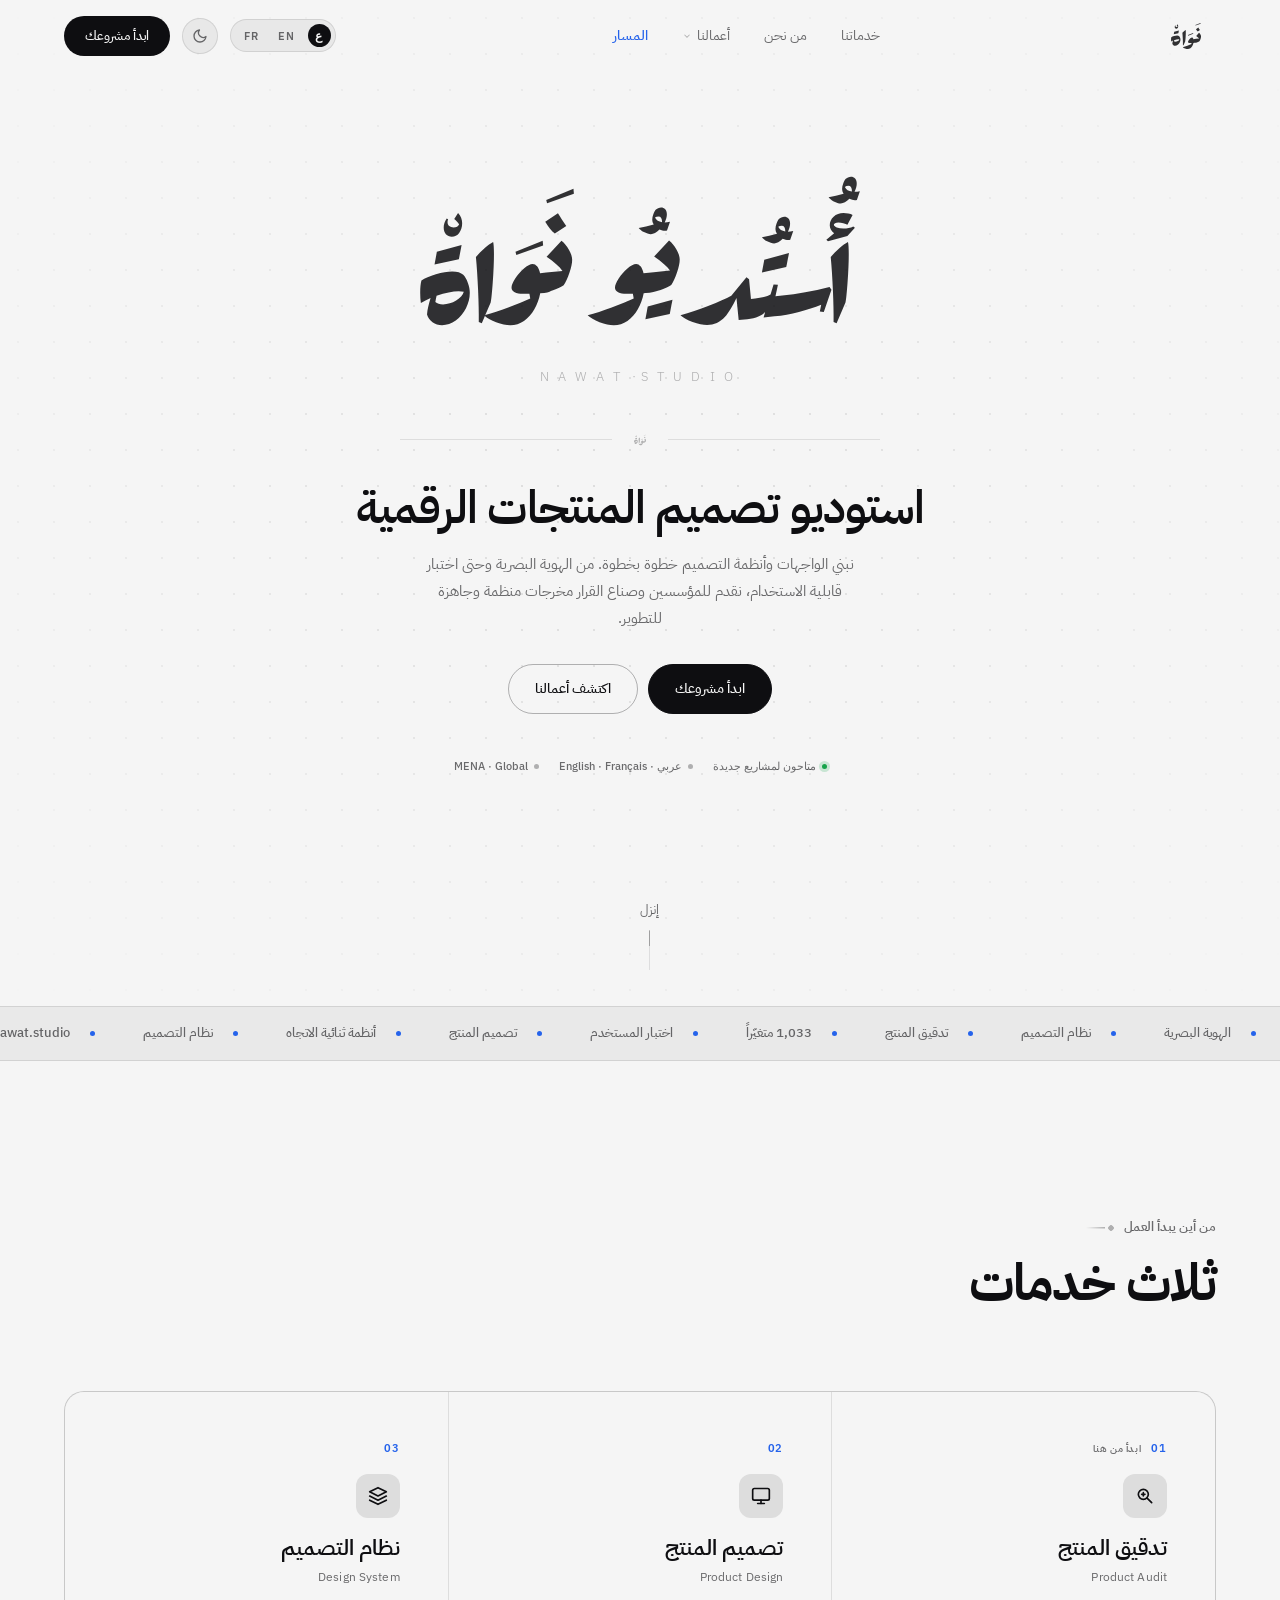
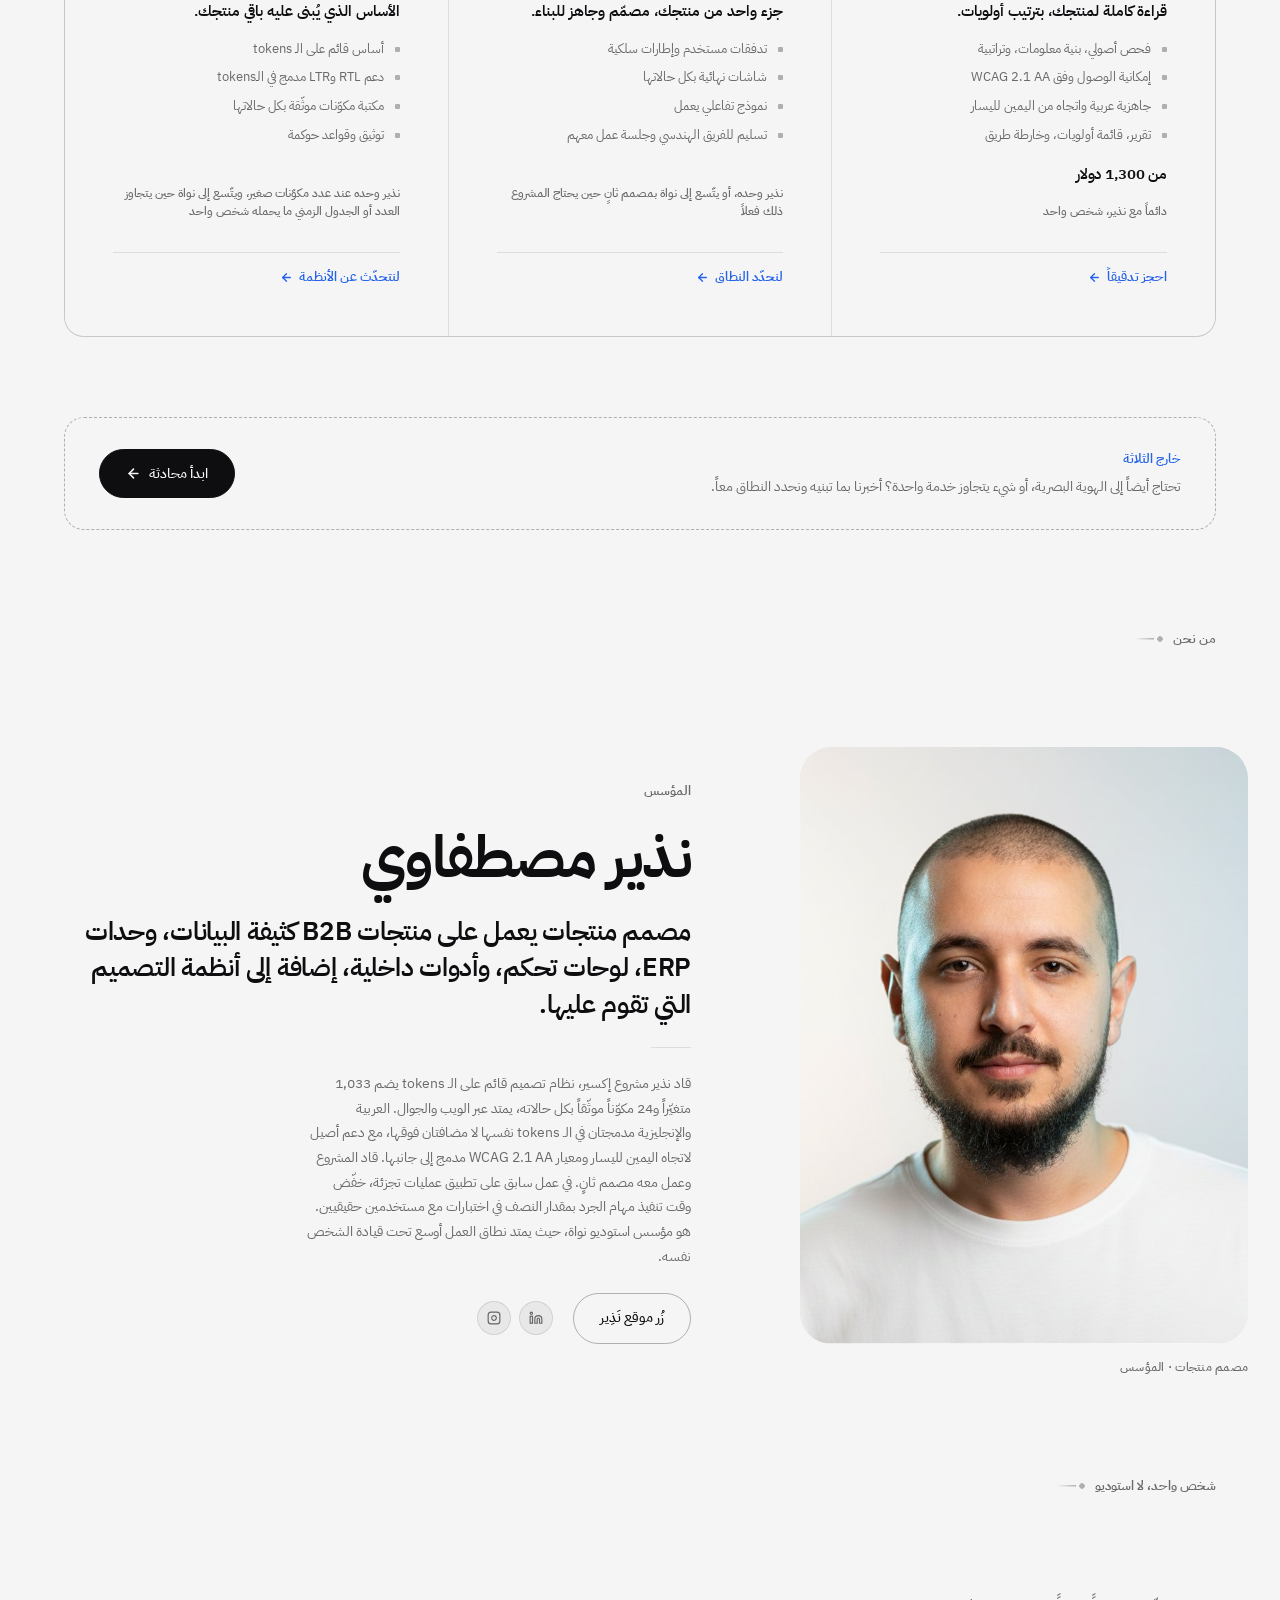
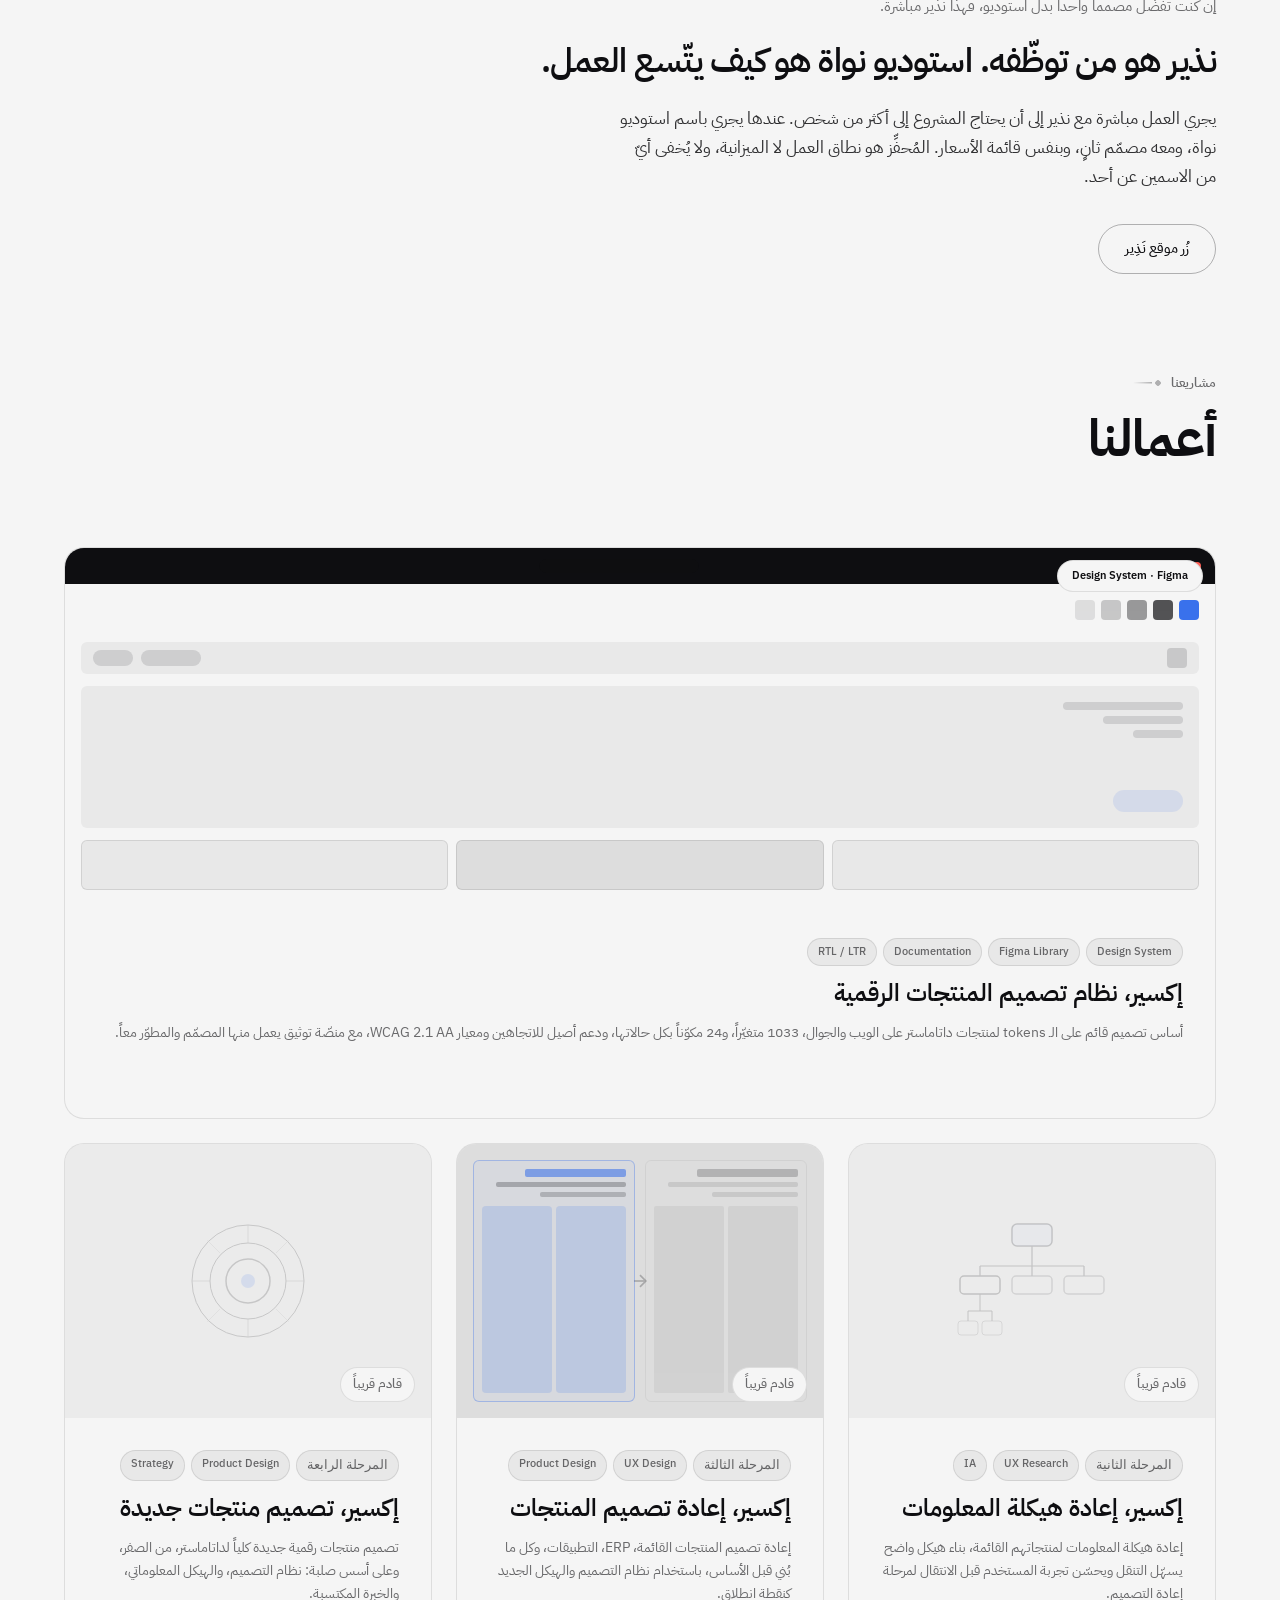
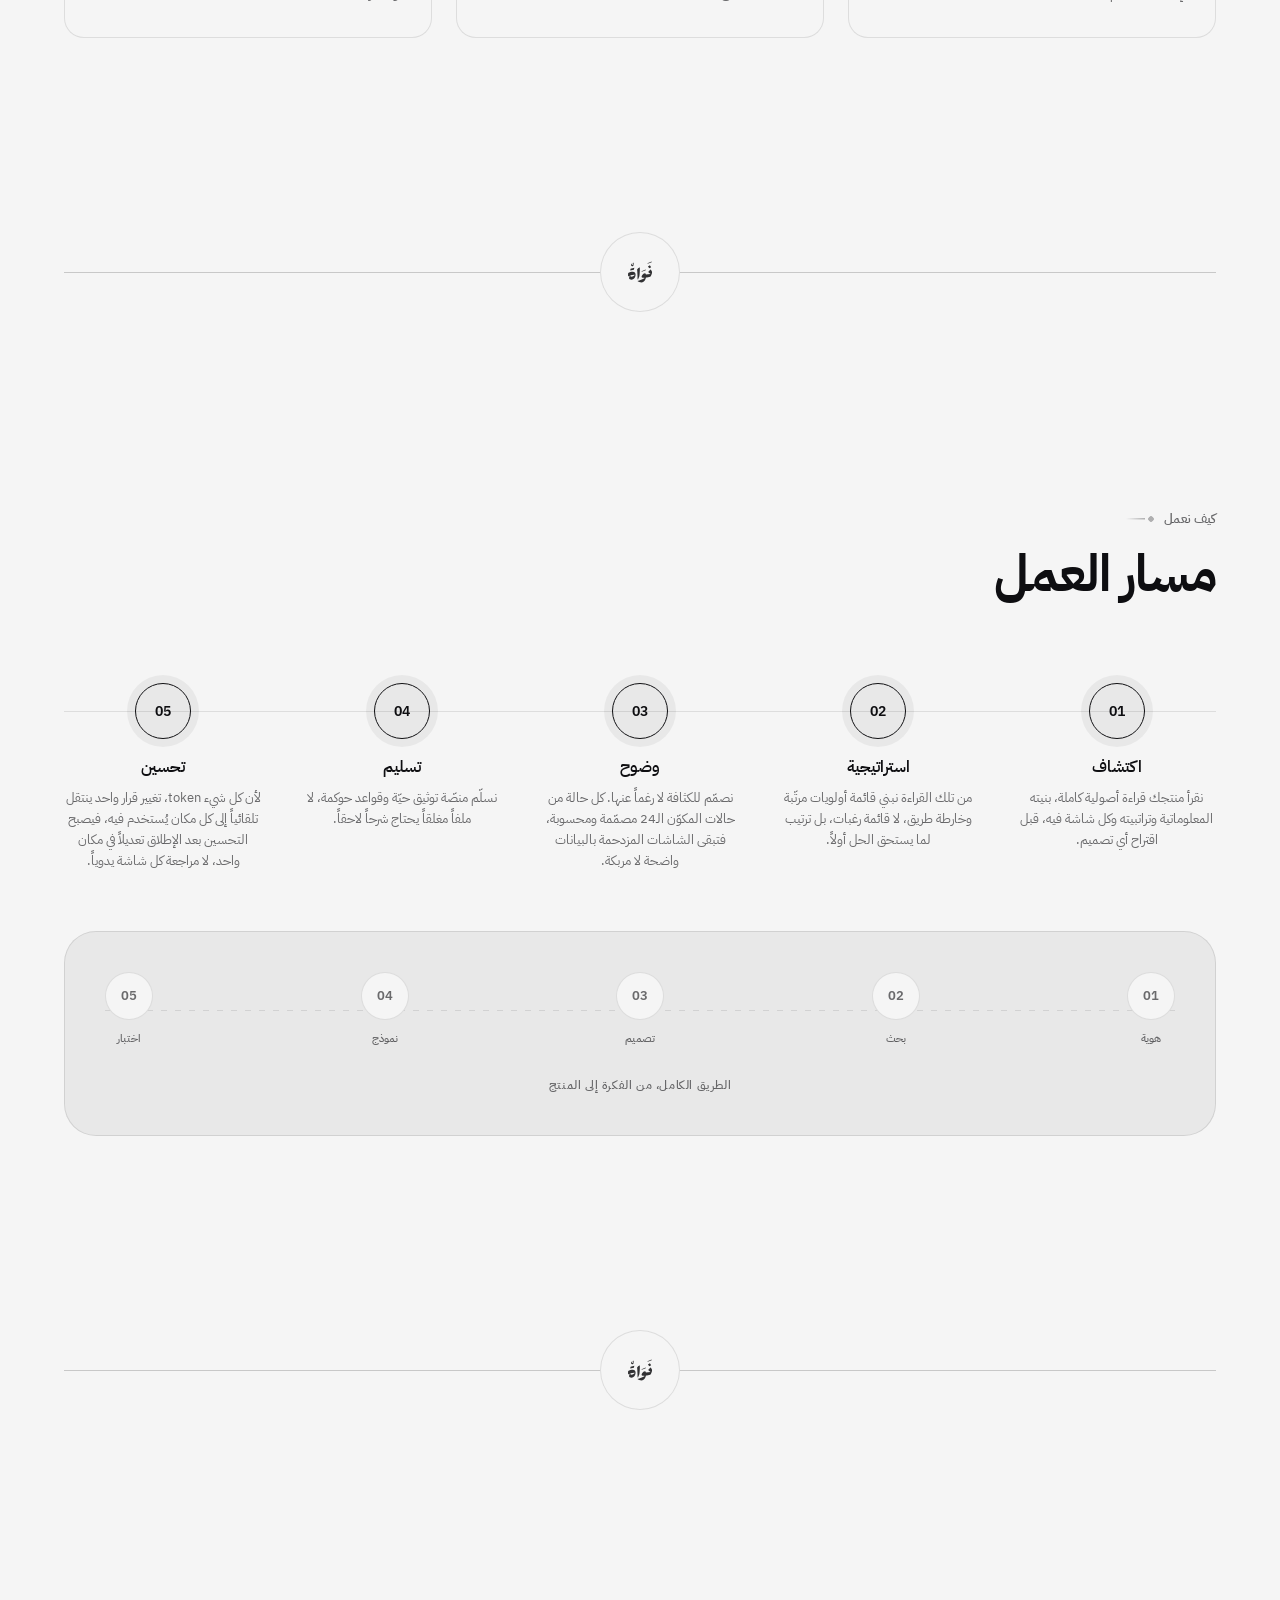
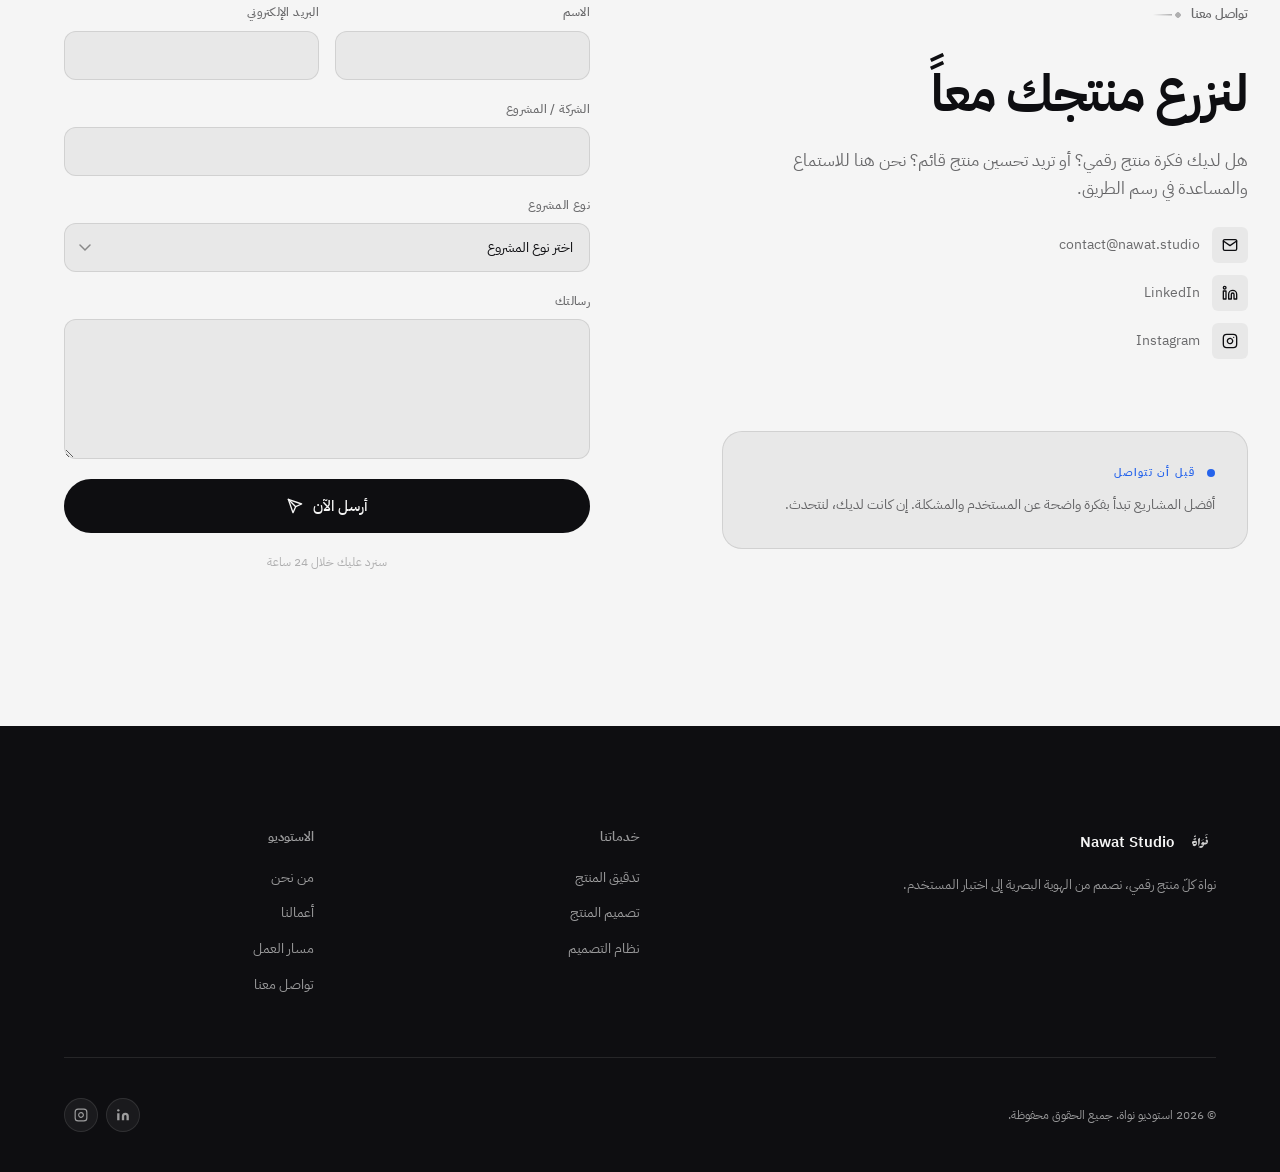
<file: index.html>
<!DOCTYPE html>
<html lang="ar" dir="rtl" data-theme="light" data-lang="ar">
<head>
  <meta charset="UTF-8">
  <meta name="viewport" content="width=device-width, initial-scale=1.0">
  <!-- i18n-page tells script.js which metadata block to apply, so the
       title, description and social-share tags follow the selected
       language instead of staying Arabic for every visitor. -->
  <meta name="i18n-page" content="home">
  <meta name="description" content="استوديو تصميم منتجات رقمية، من الهوية البصرية إلى اختبار المستخدم. 1,033 متغيّر تصميم، 24 مكوّناً موثّقاً، ومعيار WCAG 2.1 AA.">
  <meta name="theme-color" content="#F5F5F5" media="(prefers-color-scheme: light)">
  <meta name="theme-color" content="#0E0E11" media="(prefers-color-scheme: dark)">
  <meta property="og:title" content="استوديو نواة | تصميم منتجات رقمية">
  <meta property="og:description" content="استوديو تصميم منتجات رقمية، من الهوية البصرية إلى اختبار المستخدم. 1,033 متغيّر تصميم، 24 مكوّناً موثّقاً، ومعيار WCAG 2.1 AA.">
  <meta property="og:type" content="website">
  <meta property="og:url" content="https://nawat.studio">
  <meta property="og:image" content="https://nawat.studio/assets/og-image.png">
  <meta property="og:image:width" content="1200">
  <meta property="og:image:height" content="630">
  <meta name="twitter:card" content="summary_large_image">
  <meta name="twitter:title" content="استوديو نواة | تصميم منتجات رقمية">
  <meta name="twitter:description" content="استوديو تصميم منتجات رقمية، من الهوية البصرية إلى اختبار المستخدم. 1,033 متغيّر تصميم، 24 مكوّناً موثّقاً، ومعيار WCAG 2.1 AA.">
  <meta name="twitter:image" content="https://nawat.studio/assets/og-image.png">
  <link rel="canonical" href="https://nawat.studio">
  <title>استوديو نواة | تصميم منتجات رقمية</title>

  <!-- Preconnect -->
  <link rel="preconnect" href="https://fonts.googleapis.com">
  <link rel="preconnect" href="https://fonts.gstatic.com" crossorigin>

  <!-- Fonts _-->
  <link href="https://fonts.googleapis.com/css2?family=IBM+Plex+Sans+Arabic:wght@300;400;500;600;700&family=IBM+Plex+Sans:ital,wght@0,300;0,400;0,500;0,600;0,700;1,300;1,400&display=swap" rel="stylesheet">

  <!-- Styles -->
  <link rel="stylesheet" href="styles.css">

  <!-- Prevent transition flash on load -->
  <script>
    (function() {
      var theme = localStorage.getItem('nawat-theme') || 'light';
      var savedLang = localStorage.getItem('nawat-lang');
      var lang = savedLang || 'ar';
      document.documentElement.setAttribute('data-theme', theme);
      document.documentElement.setAttribute('data-lang', lang);
      document.documentElement.setAttribute('lang', lang);
      document.documentElement.setAttribute('dir', lang === 'ar' ? 'rtl' : 'ltr');
      try {
        var conn = navigator.connection || navigator.mozConnection || navigator.webkitConnection;
        var slowNet = conn && (conn.saveData === true || ['slow-2g','2g'].indexOf(conn.effectiveType) !== -1);
        var weakDevice = (navigator.deviceMemory || 8) <= 4 && (navigator.hardwareConcurrency || 8) <= 4;
        if (slowNet || weakDevice) document.documentElement.classList.add('lite');
      } catch (e) {}
      document.documentElement.classList.add('no-transitions');
      document.addEventListener('DOMContentLoaded', function() {
        document.documentElement.classList.remove('no-transitions');
      });
    })();
  </script>

  <!-- Favicon inline SVG -->
  <link rel="icon" href="assets/Nawat_Logo_ForLight.svg" type="image/svg+xml">
</head>

<body>

<!-- ================================================================
     INTRO ANIMATION OVERLAY
     ================================================================ -->
<div id="intro-overlay" role="presentation" aria-hidden="true">
  <div class="intro-sig-wrap">
    <img class="intro-sig intro-sig-ar" data-variant="light-ar" src="assets/Nawat_Studio_forLight_Arabic.svg" alt="" style="display:none">
    <img class="intro-sig intro-sig-la" data-variant="light-la" src="assets/Nawat_Studio_forLight_Latin.svg"  alt="" style="display:none">
    <img class="intro-sig intro-sig-ar" data-variant="dark-ar"  src="assets/Nawat_Studio_forDark_Arabic.svg"  alt="" style="display:none">
    <img class="intro-sig intro-sig-la" data-variant="dark-la"  src="assets/Nawat_Studio_forDark_Latin.svg"   alt="" style="display:none">
  </div>
</div>

<!-- ================================================================
     NAVIGATION
     ================================================================ -->
<nav class="nav" id="nav" aria-label="Main navigation">
  <div class="nav-inner container">

    <!-- Logo mark only -->
    <a href="#" class="nav-logo" aria-label="استوديو نواة">
      <div class="nav-logo-mark">
        <img class="logo-variant lv-light-ar" src="assets/Nawat_Logo_forLight_Arabic.svg" alt="" aria-hidden="true">
        <img class="logo-variant lv-light-la" src="assets/Nawat_Logo_forLight_Latin.svg"  alt="" aria-hidden="true">
        <img class="logo-variant lv-dark-ar"  src="assets/Nawat_Logo_forDark_Arabic.svg"  alt="" aria-hidden="true">
        <img class="logo-variant lv-dark-la"  src="assets/Nawat_Logo_forDark_Latin.svg"   alt="" aria-hidden="true">
      </div>
    </a>

    <!-- Desktop Nav Links -->
    <div class="nav-links">
      <a href="#services" class="nav-link">
        <span class="t-ar">خدماتنا</span>
        <span class="t-en">Services</span>
        <span class="t-fr">Services</span>
      </a>
      <a href="#founder" class="nav-link">
        <span class="t-ar">من نحن</span>
        <span class="t-en">Who We Are</span>
        <span class="t-fr">Qui Nous Sommes</span>
      </a>
      <!-- Work nav with hover dropdown -->
      <div class="nav-work" id="navWork">
        <a href="#work" class="nav-link nav-work-trigger" id="navWorkTrigger">
          <span class="t-ar">أعمالنا</span>
          <span class="t-en">Work</span>
          <span class="t-fr">Travaux</span>
          <svg class="nav-work-chevron" width="10" height="10" viewBox="0 0 24 24" fill="none" stroke="currentColor" stroke-width="2.5" aria-hidden="true"><polyline points="6 9 12 15 18 9"/></svg>
        </a>

        <div class="nav-work-panel" id="navWorkPanel" role="menu">
          <p class="nwp-label">
            <span class="t-ar">مشاريع مختارة</span>
            <span class="t-en">Selected Projects</span>
            <span class="t-fr">Projets Sélectionnés</span>
          </p>

          <div class="nwp-cards">
            <!-- 01, published, so this one is a real link -->
            <a href="case-study-iksir.html" class="nwp-card" style="--nwp-accent:#430098;" role="menuitem">
              <span class="nwp-accent-bar"></span>
              <div class="nwp-info">
                <span class="nwp-num">01</span>
                <div class="nwp-text">
                  <p class="nwp-title">
                    <span class="t-ar">إكسير، نظام التصميم</span>
                    <span class="t-en">Iksir, Design System</span>
                    <span class="t-fr">Iksir, Design System</span>
                  </p>
                  <p class="nwp-tags">Design System · Figma · RTL</p>
                </div>
              </div>
              <span class="nwp-dot"></span>
              <svg class="nwp-arrow" width="13" height="13" viewBox="0 0 24 24" fill="none" stroke="currentColor" stroke-width="2" aria-hidden="true"><line x1="5" y1="12" x2="19" y2="12"/><polyline points="12 5 19 12 12 19"/></svg>
            </a>

            <!-- 02–04, not published yet, so these are inert previews of what's next -->
            <div class="nwp-card" style="--nwp-accent:#430098; cursor:default;" role="menuitem">
              <span class="nwp-accent-bar"></span>
              <div class="nwp-info">
                <span class="nwp-num">02</span>
                <div class="nwp-text">
                  <p class="nwp-title">
                    <span class="t-ar">إكسير، إعادة هيكلة المعلومات</span>
                    <span class="t-en">Iksir, IA Redesign</span>
                    <span class="t-fr">Iksir, Refonte de l'IA</span>
                  </p>
                  <p class="nwp-tags">
                    <span class="t-ar">قادم قريباً</span>
                    <span class="t-en">Coming Soon</span>
                    <span class="t-fr">À Venir</span>
                  </p>
                </div>
              </div>
            </div>

            <div class="nwp-card" style="--nwp-accent:#430098; cursor:default;" role="menuitem">
              <span class="nwp-accent-bar"></span>
              <div class="nwp-info">
                <span class="nwp-num">03</span>
                <div class="nwp-text">
                  <p class="nwp-title">
                    <span class="t-ar">إكسير، إعادة تصميم المنتجات</span>
                    <span class="t-en">Iksir, Product Redesign</span>
                    <span class="t-fr">Iksir, Refonte des Produits</span>
                  </p>
                  <p class="nwp-tags">
                    <span class="t-ar">قادم قريباً</span>
                    <span class="t-en">Coming Soon</span>
                    <span class="t-fr">À Venir</span>
                  </p>
                </div>
              </div>
            </div>

            <div class="nwp-card" style="--nwp-accent:#430098; cursor:default;" role="menuitem">
              <span class="nwp-accent-bar"></span>
              <div class="nwp-info">
                <span class="nwp-num">04</span>
                <div class="nwp-text">
                  <p class="nwp-title">
                    <span class="t-ar">إكسير، تصميم منتجات جديدة</span>
                    <span class="t-en">Iksir, New Products</span>
                    <span class="t-fr">Iksir, Nouveaux Produits</span>
                  </p>
                  <p class="nwp-tags">
                    <span class="t-ar">قادم قريباً</span>
                    <span class="t-en">Coming Soon</span>
                    <span class="t-fr">À Venir</span>
                  </p>
                </div>
              </div>
            </div>
          </div>

          <div class="nwp-footer">
            <a href="#work" class="nwp-view-all">
              <span class="t-ar">عرض جميع الأعمال</span>
              <span class="t-en">View All Work</span>
              <span class="t-fr">Voir tous les projets</span>
              <svg width="12" height="12" viewBox="0 0 24 24" fill="none" stroke="currentColor" stroke-width="2" aria-hidden="true"><line x1="5" y1="12" x2="19" y2="12"/><polyline points="12 5 19 12 12 19"/></svg>
            </a>
          </div>
        </div>
      </div>
      <a href="#process" class="nav-link">
        <span class="t-ar">المسار</span>
        <span class="t-en">Process</span>
        <span class="t-fr">Processus</span>
      </a>
    </div>

    <!-- Controls -->
    <div class="nav-controls">
      <!-- Language Switcher -->
      <div class="lang-switcher" role="group" aria-label="Language selector">
        <div class="lang-pill" id="langPill" aria-hidden="true"></div>
        <button class="lang-btn active" data-lang-btn="ar" aria-label="العربية"><span dir="rtl" style="font-size:12px;">ع</span></button>
        <button class="lang-btn"        data-lang-btn="en" aria-label="English">EN</button>
        <button class="lang-btn"        data-lang-btn="fr" aria-label="Français">FR</button>
      </div>

      <!-- Theme Toggle -->
      <button class="theme-toggle" id="themeToggle" aria-label="Toggle dark mode">
        <!-- Moon (shown in light mode) -->
        <svg class="icon-moon" width="16" height="16" viewBox="0 0 24 24" fill="none" stroke="currentColor" stroke-width="2" stroke-linecap="round" stroke-linejoin="round">
          <path d="M21 12.79A9 9 0 1 1 11.21 3 7 7 0 0 0 21 12.79z"/>
        </svg>
        <!-- Sun (shown in dark mode) -->
        <svg class="icon-sun" width="16" height="16" viewBox="0 0 24 24" fill="none" stroke="currentColor" stroke-width="2" stroke-linecap="round" stroke-linejoin="round">
          <circle cx="12" cy="12" r="5"/>
          <line x1="12" y1="1" x2="12" y2="3"/>
          <line x1="12" y1="21" x2="12" y2="23"/>
          <line x1="4.22" y1="4.22" x2="5.64" y2="5.64"/>
          <line x1="18.36" y1="18.36" x2="19.78" y2="19.78"/>
          <line x1="1" y1="12" x2="3" y2="12"/>
          <line x1="21" y1="12" x2="23" y2="12"/>
          <line x1="4.22" y1="19.78" x2="5.64" y2="18.36"/>
          <line x1="18.36" y1="5.64" x2="19.78" y2="4.22"/>
        </svg>
      </button>

      <!-- CTA -->
      <a href="#contact" class="nav-cta btn">
        <span class="t-ar">ابدأ مشروعك</span>
        <span class="t-en">Start Your Project</span>
        <span class="t-fr">Votre Projet</span>
      </a>
    </div>

    <!-- Mobile Toggle -->
    <button class="nav-mobile-toggle" id="mobileToggle" aria-label="Toggle menu" aria-expanded="false">
      <span></span>
      <span></span>
      <span></span>
    </button>
  </div>

</nav>

<!-- Mobile Menu, kept outside <nav> so backdrop-filter on .nav.scrolled doesn't clip it -->
<div class="mobile-menu" id="mobileMenu" role="dialog" aria-modal="true" aria-label="Main navigation">
  <a href="#services" class="nav-link">
    <span class="t-ar">خدماتنا</span>
    <span class="t-en">Services</span>
    <span class="t-fr">Services</span>
  </a>
  <a href="#founder" class="nav-link">
    <span class="t-ar">من نحن</span>
    <span class="t-en">Who We Are</span>
    <span class="t-fr">Qui Nous Sommes</span>
  </a>
  <a href="#work" class="nav-link">
    <span class="t-ar">أعمالنا</span>
    <span class="t-en">Work</span>
    <span class="t-fr">Travaux</span>
  </a>
  <a href="#process" class="nav-link">
    <span class="t-ar">المسار</span>
    <span class="t-en">Process</span>
    <span class="t-fr">Processus</span>
  </a>
  <div class="mobile-menu-footer">
    <a href="#contact" class="btn btn-primary" style="justify-content:center;">
      <span class="t-ar">ابدأ مشروعك</span>
      <span class="t-en">Start Your Project</span>
      <span class="t-fr">Démarrer votre projet</span>
    </a>
  </div>
</div>

<main id="main-content">

<!-- ================================================================
     HERO, Calligraphy-centred
     ================================================================ -->
<section id="hero" class="hero">

  <!-- Dot-grid background -->
  <div class="hero-grid-bg" aria-hidden="true"></div>
  <!-- Floating particles keep the depth -->
  <div class="hero-particles" id="heroParticles" aria-hidden="true"></div>

  <!-- Main content, centred column -->
  <div class="hero-inner">

    <!-- ① Arabic calligraphy + Latin tracked wordmark -->
    <div class="hero-brand-display">
      <img class="hero-calligraphy-main logo-variant lv-light-ar" src="assets/Nawat_Studio_forLight_Arabic.svg" alt="استوديو نواة">
      <img class="hero-calligraphy-main logo-variant lv-light-la" src="assets/Nawat_Studio_forLight_Latin.svg"  alt="">
      <img class="hero-calligraphy-main logo-variant lv-dark-ar"  src="assets/Nawat_Studio_forDark_Arabic.svg"  alt="استوديو نواة">
      <img class="hero-calligraphy-main logo-variant lv-dark-la"  src="assets/Nawat_Studio_forDark_Latin.svg"   alt="">
      <!-- Latin wordmark: letter-spaced, lightweight -->
      <div class="hero-latin-track" aria-hidden="true">
        <span>N</span><span>A</span><span>W</span><span>A</span><span>T</span>
        <span class="hero-latin-dot">·</span>
        <span>S</span><span>T</span><span>U</span><span>D</span><span>I</span><span>O</span>
      </div>
    </div>

    <!-- ② Divider with centred logo mark -->
    <div class="hero-divider" aria-hidden="true">
      <span class="hero-divider-line"></span>
      <div class="hero-divider-mark">
        <img class="logo-variant lv-light-ar" src="assets/Nawat_Logo_forLight_Arabic.svg" alt="">
        <img class="logo-variant lv-light-la" src="assets/Nawat_Logo_forLight_Latin.svg"  alt="">
        <img class="logo-variant lv-dark-ar"  src="assets/Nawat_Logo_forDark_Arabic.svg"  alt="">
        <img class="logo-variant lv-dark-la"  src="assets/Nawat_Logo_forDark_Latin.svg"   alt="">
      </div>
      <span class="hero-divider-line"></span>
    </div>

    <!-- ③ Tagline + sub-text -->
    <div class="hero-text">
      <h1 class="hero-headline">
        <span class="t-ar">استوديو تصميم المنتجات الرقمية</span>
        <span class="t-en">Digital Product Design Studio</span>
        <span class="t-fr">Studio de Design de Produits Numériques</span>
      </h1>
      <p class="hero-sub-new">
        <span class="t-ar">نبني الواجهات وأنظمة التصميم خطوة بخطوة. من الهوية البصرية وحتى اختبار قابلية الاستخدام، نقدم للمؤسسين وصناع القرار مخرجات منظمة وجاهزة للتطوير.</span>
        <span class="t-en">We build interfaces and design systems step by step, from visual identity to usability testing. Structured, dev-ready deliverables for founders and decision-makers.</span>
        <span class="t-fr">Nous construisons interfaces et systèmes de design étape par étape, de l'identité visuelle aux tests d'utilisabilité. Des livrables structurés et prêts au développement pour les fondateurs et décideurs.</span>
      </p>
    </div>

    <!-- ④ CTAs -->
    <div class="hero-actions-new">
      <a href="#contact" class="btn btn-primary">
        <span class="t-ar">ابدأ مشروعك</span>
        <span class="t-en">Start Your Project</span>
        <span class="t-fr">Démarrer votre projet</span>
      </a>
      <a href="#work" class="btn btn-secondary">
        <span class="t-ar">اكتشف أعمالنا</span>
        <span class="t-en">Explore Our Work</span>
        <span class="t-fr">Explorer nos travaux</span>
      </a>
    </div>

    <!-- ⑤ Meta strip -->
    <div class="hero-meta">
      <span class="hero-meta-item">
        <span class="hero-meta-dot live"></span>
        <span class="t-ar">متاحون لمشاريع جديدة</span>
        <span class="t-en">Open for new projects</span>
        <span class="t-fr">Disponible pour nouveaux projets</span>
      </span>
      <span class="hero-meta-item">
        <span class="hero-meta-dot"></span>
        <span class="t-ar">عربي · English · Français</span>
        <span class="t-en">Arabic · English · Français</span>
        <span class="t-fr">Arabe · English · Français</span>
      </span>
      <span class="hero-meta-item">
        <span class="hero-meta-dot"></span>
        MENA · Global
      </span>
    </div>

  </div>

  <!-- Scroll indicator -->
  <div class="hero-scroll" aria-hidden="true">
    <span class="scroll-label"><span class="t-ar">إنزل</span><span class="t-en">scroll</span><span class="t-fr">scroll</span></span>
    <div class="scroll-line-wrap">
      <div class="scroll-line-inner"></div>
    </div>
  </div>

</section>


<!-- ================================================================
     TICKER / MARQUEE
     ================================================================ -->
<div class="ticker" aria-hidden="true">
  <div class="ticker-track" id="tickerTrack">
    <!-- Populated by JS based on active language -->
  </div>
</div>


<!-- ================================================================
     SERVICES
     ================================================================ -->
<section id="services" class="services">
  <div class="container">

    <!-- Header -->
    <div class="section-header reveal">
      <p class="section-label">
        <span class="t-ar">من أين يبدأ العمل</span>
        <span class="t-en">Where Work Starts</span>
        <span class="t-fr">Où le Travail Commence</span>
      </p>
      <h2 class="section-title">
        <span class="t-ar">ثلاث خدمات</span>
        <span class="t-en">Three Services</span>
        <span class="t-fr">Trois Services</span>
      </h2>
    </div>

    <!-- Services Grid -->
    <div class="services-grid">

      <!-- 01, Product Audit -->
      <div class="service-card" data-service="audit" role="button" tabindex="0" aria-label="Product Audit, click to start a project">
        <div class="service-card-head">
          <span class="service-num">01</span>
          <span class="service-card-tag">
            <span class="t-ar">ابدأ من هنا</span>
            <span class="t-en">Start Here</span>
            <span class="t-fr">Commencez Ici</span>
          </span>
        </div>
        <div class="service-icon-wrap">
          <!-- Icon: Search / review -->
          <svg width="20" height="20" viewBox="0 0 24 24" fill="none" stroke="currentColor" stroke-width="2" stroke-linecap="round" stroke-linejoin="round"><circle cx="10" cy="10" r="6"/><line x1="14.5" y1="14.5" x2="20" y2="20"/><path d="M8 10h4M10 8v4"/></svg>
        </div>
        <h3 class="service-card-title">
          <span class="t-ar">تدقيق المنتج</span>
          <span class="t-en">Product Audit</span>
          <span class="t-fr">Audit Produit</span>
        </h3>
        <p class="service-card-hook">
          <span class="t-ar">قراءة كاملة لمنتجك، بترتيب أولويات.</span>
          <span class="t-en">A full read of your product, prioritised.</span>
          <span class="t-fr">Une lecture complète de votre produit, hiérarchisée.</span>
        </p>
        <ul class="service-card-list">
          <li>
            <span class="t-ar">فحص أصولي، بنية معلومات، وتراتبية</span>
            <span class="t-en">Heuristic pass, information architecture, hierarchy</span>
            <span class="t-fr">Passage heuristique, architecture de l'information, hiérarchie</span>
          </li>
          <li>
            <span class="t-ar">إمكانية الوصول وفق WCAG 2.1 AA</span>
            <span class="t-en">Accessibility against WCAG 2.1 AA</span>
            <span class="t-fr">Accessibilité selon WCAG 2.1 AA</span>
          </li>
          <li>
            <span class="t-ar">جاهزية عربية واتجاه من اليمين لليسار</span>
            <span class="t-en">Arabic and right-to-left readiness</span>
            <span class="t-fr">Préparation arabe et de droite à gauche</span>
          </li>
          <li>
            <span class="t-ar">تقرير، قائمة أولويات، وخارطة طريق</span>
            <span class="t-en">A report, a ranked issue list, a roadmap</span>
            <span class="t-fr">Un rapport, une liste de priorités, une feuille de route</span>
          </li>
        </ul>
        <p class="service-card-price">
          <span class="t-ar">من 1,300 دولار</span>
          <span class="t-en">From $1,300</span>
          <span class="t-fr">À partir de 1 300 $</span>
        </p>
        <p class="service-card-register">
          <span class="t-ar">دائماً مع نذير، شخص واحد</span>
          <span class="t-en">Always Nadir, one person</span>
          <span class="t-fr">Toujours avec Nadir, une seule personne</span>
        </p>
        <span class="service-card-link" aria-hidden="true">
          <span class="service-card-link-text">
            <span class="t-ar">احجز تدقيقاً</span>
            <span class="t-en">Book an Audit</span>
            <span class="t-fr">Réserver un Audit</span>
          </span>
          <svg width="13" height="13" viewBox="0 0 24 24" fill="none" stroke="currentColor" stroke-width="2.5" stroke-linecap="round" stroke-linejoin="round"><line x1="5" y1="12" x2="19" y2="12"/><polyline points="12 5 19 12 12 19"/></svg>
        </span>
      </div>

      <!-- 02, Product Design -->
      <div class="service-card" data-service="design" role="button" tabindex="0" aria-label="Product Design, click to start a project">
        <div class="service-card-head">
          <span class="service-num">02</span>
        </div>
        <div class="service-icon-wrap">
          <!-- Icon: Monitor -->
          <svg width="20" height="20" viewBox="0 0 24 24" fill="none" stroke="currentColor" stroke-width="2" stroke-linecap="round" stroke-linejoin="round"><rect x="2" y="3" width="20" height="14" rx="2" ry="2"/><line x1="8" y1="21" x2="16" y2="21"/><line x1="12" y1="17" x2="12" y2="21"/></svg>
        </div>
        <h3 class="service-card-title">
          <span class="t-ar">تصميم المنتج</span>
          <span class="t-en">Product Design</span>
          <span class="t-fr">Product Design</span>
        </h3>
        <p class="service-card-hook">
          <span class="t-ar">جزء واحد من منتجك، مصمّم وجاهز للبناء.</span>
          <span class="t-en">One part of your product, designed and ready to build.</span>
          <span class="t-fr">Une partie de votre produit, conçue et prête à construire.</span>
        </p>
        <ul class="service-card-list">
          <li>
            <span class="t-ar">تدفقات مستخدم وإطارات سلكية</span>
            <span class="t-en">User flows and wireframes</span>
            <span class="t-fr">Parcours utilisateurs et wireframes</span>
          </li>
          <li>
            <span class="t-ar">شاشات نهائية بكل حالاتها</span>
            <span class="t-en">Final screens with every state</span>
            <span class="t-fr">Écrans finaux avec tous leurs états</span>
          </li>
          <li>
            <span class="t-ar">نموذج تفاعلي يعمل</span>
            <span class="t-en">A working prototype</span>
            <span class="t-fr">Un prototype fonctionnel</span>
          </li>
          <li>
            <span class="t-ar">تسليم للفريق الهندسي وجلسة عمل معهم</span>
            <span class="t-en">Developer handoff and a session with the team</span>
            <span class="t-fr">Transfert à l'équipe technique et session de travail</span>
          </li>
        </ul>
        <p class="service-card-register">
          <span class="t-ar">نذير وحده، أو يتّسع إلى نواة بمصمم ثانٍ حين يحتاج المشروع ذلك فعلاً</span>
          <span class="t-en">Nadir alone, or scales to Nawat with a second designer when a project genuinely needs it</span>
          <span class="t-fr">Nadir seul, ou l'équipe s'élargit à Nawat avec un second designer lorsque le projet l'exige réellement</span>
        </p>
        <span class="service-card-link" aria-hidden="true">
          <span class="service-card-link-text">
            <span class="t-ar">لنحدّد النطاق</span>
            <span class="t-en">Let's Scope It</span>
            <span class="t-fr">Définissons le Périmètre</span>
          </span>
          <svg width="13" height="13" viewBox="0 0 24 24" fill="none" stroke="currentColor" stroke-width="2.5" stroke-linecap="round" stroke-linejoin="round"><line x1="5" y1="12" x2="19" y2="12"/><polyline points="12 5 19 12 12 19"/></svg>
        </span>
      </div>

      <!-- 03, Design System -->
      <div class="service-card" data-service="system" role="button" tabindex="0" aria-label="Design System, click to start a project">
        <div class="service-card-head">
          <span class="service-num">03</span>
        </div>
        <div class="service-icon-wrap">
          <!-- Icon: Layers -->
          <svg width="20" height="20" viewBox="0 0 24 24" fill="none" stroke="currentColor" stroke-width="2" stroke-linecap="round" stroke-linejoin="round"><polygon points="12 2 2 7 12 12 22 7 12 2"/><polyline points="2 17 12 22 22 17"/><polyline points="2 12 12 17 22 12"/></svg>
        </div>
        <h3 class="service-card-title">
          <span class="t-ar">نظام التصميم</span>
          <span class="t-en">Design System</span>
          <span class="t-fr">Design System</span>
        </h3>
        <p class="service-card-hook">
          <span class="t-ar">الأساس الذي يُبنى عليه باقي منتجك.</span>
          <span class="t-en">The foundation the rest of your product builds on.</span>
          <span class="t-fr">La fondation sur laquelle repose le reste de votre produit.</span>
        </p>
        <ul class="service-card-list">
          <li>
            <span class="t-ar">أساس قائم على الـ tokens</span>
            <span class="t-en">Token-first foundation</span>
            <span class="t-fr">Fondation token-first</span>
          </li>
          <li>
            <span class="t-ar">دعم RTL وLTR مدمج في الـtokens</span>
            <span class="t-en">RTL and LTR support built into the tokens</span>
            <span class="t-fr">Support RTL et LTR intégré aux tokens</span>
          </li>
          <li>
            <span class="t-ar">مكتبة مكوّنات موثّقة بكل حالاتها</span>
            <span class="t-en">Component library documented in every state</span>
            <span class="t-fr">Bibliothèque de composants documentée dans tous ses états</span>
          </li>
          <li>
            <span class="t-ar">توثيق وقواعد حوكمة</span>
            <span class="t-en">Documentation and governance rules</span>
            <span class="t-fr">Documentation et règles de gouvernance</span>
          </li>
        </ul>
        <p class="service-card-register">
          <span class="t-ar">نذير وحده عند عدد مكوّنات صغير، ويتّسع إلى نواة حين يتجاوز العدد أو الجدول الزمني ما يحمله شخص واحد</span>
          <span class="t-en">Nadir alone at a small component count, scales to Nawat once count or timeline crosses what one person carries</span>
          <span class="t-fr">Nadir seul pour un nombre restreint de composants, l'équipe s'élargit à Nawat au-delà de ce qu'une personne peut porter</span>
        </p>
        <span class="service-card-link" aria-hidden="true">
          <span class="service-card-link-text">
            <span class="t-ar">لنتحدّث عن الأنظمة</span>
            <span class="t-en">Talk Systems</span>
            <span class="t-fr">Parlons Systèmes</span>
          </span>
          <svg width="13" height="13" viewBox="0 0 24 24" fill="none" stroke="currentColor" stroke-width="2.5" stroke-linecap="round" stroke-linejoin="round"><line x1="5" y1="12" x2="19" y2="12"/><polyline points="12 5 19 12 12 19"/></svg>
        </span>
      </div>

    </div>

    <!-- Bridging note: visual identity is never sold as its own line item
         (B&OS Section 20), only bundled into a larger product engagement, so
         it never gets a fourth card here. This gives a visitor who read the
         hero's "visual identity to usability testing" claim, or the Process
         "full path" graphic, a next step instead of a dead end at the three
         fixed-scope cards above. Reuses the existing service-card
         click-to-contact wiring below (data-service="other" prefills the
         contact form's project-type field the same way the cards do). -->
    <div class="services-bridge">
      <div class="services-bridge-body">
        <p class="services-bridge-label">
          <span class="t-ar">خارج الثلاثة</span>
          <span class="t-en">Beyond the Three</span>
          <span class="t-fr">Au-delà des Trois</span>
        </p>
        <p class="services-bridge-text">
          <span class="t-ar">تحتاج أيضاً إلى الهوية البصرية، أو شيء يتجاوز خدمة واحدة؟ أخبرنا بما تبنيه ونحدد النطاق معاً.</span>
          <span class="t-en">Need visual identity too, or something that spans more than one service? Tell us what you're building and we'll scope it.</span>
          <span class="t-fr">Besoin aussi d'identité visuelle, ou d'un projet qui dépasse un seul service ? Dites-nous ce que vous construisez et nous cadrerons le projet.</span>
        </p>
      </div>
      <button type="button" class="btn btn-primary services-bridge-btn" data-service="other">
        <span class="services-bridge-btn-label">
          <span class="t-ar">ابدأ محادثة</span>
          <span class="t-en">Start a Conversation</span>
          <span class="t-fr">Démarrer la Conversation</span>
        </span>
        <svg width="15" height="15" viewBox="0 0 24 24" fill="none" stroke="currentColor" stroke-width="2.5" stroke-linecap="round" stroke-linejoin="round" aria-hidden="true"><line x1="5" y1="12" x2="19" y2="12"/><polyline points="12 5 19 12 12 19"/></svg>
      </button>
    </div>

  </div>
</section>


<!-- ================================================================
     FOUNDER / TEAM
     ================================================================ -->
<section id="founder" class="founder-section">
  <div class="container">

    <!-- Header -->
    <div class="section-header reveal">
      <p class="section-label">
        <span class="t-ar">من نحن</span>
        <span class="t-en">Who We Are</span>
        <span class="t-fr">Qui Nous Sommes</span>
      </p>
    </div>

    <!-- Founder Layout -->
    <div class="founder-layout">

      <!-- Photo -->
      <div class="founder-photo-block reveal-left">
        <div class="founder-photo-wrap">
          <img class="founder-photo" src="assets/founder.jpg" alt="Nadir Mostefaoui">
        </div>
        <p class="founder-photo-caption">
          <span class="t-ar">مصمم منتجات · المؤسس</span>
          <span class="t-en">Product Designer · Founder</span>
          <span class="t-fr">Designer Produit · Fondateur</span>
        </p>
      </div>

      <!-- Bio -->
      <div class="founder-bio-wrap reveal">
        <span class="founder-role">
          <span class="t-ar">المؤسس</span>
          <span class="t-en">Founder</span>
          <span class="t-fr">Fondateur</span>
        </span>

        <h2 class="founder-name">
          <span class="t-ar">نذير مصطفاوي</span>
          <span class="t-en">Nadir Mostefaoui</span>
          <span class="t-fr">Nadir Mostefaoui</span>
        </h2>

        <p class="founder-title">
          <span class="t-ar">مصمم منتجات يعمل على منتجات B2B كثيفة البيانات، وحدات ERP، لوحات تحكم، وأدوات داخلية، إضافة إلى أنظمة التصميم التي تقوم عليها.</span>
          <span class="t-en">Product designer working on data-heavy B2B products: ERP modules, dashboards, and internal tools, plus the design systems underneath them.</span>
          <span class="t-fr">Designer produit travaillant sur des produits B2B riches en données : modules ERP, tableaux de bord, outils internes, et les systèmes de design qui les sous-tendent.</span>
        </p>

        <div class="founder-divider-rule" aria-hidden="true"></div>

        <p class="founder-desc">
          <span class="t-ar">قاد نذير مشروع إكسير، نظام تصميم قائم على الـ tokens يضم 1,033 متغيّراً و24 مكوّناً موثّقاً بكل حالاته، يمتد عبر الويب والجوال. العربية والإنجليزية مدمجتان في الـ tokens نفسها لا مضافتان فوقها، مع دعم أصيل لاتجاه اليمين لليسار ومعيار WCAG 2.1 AA مدمج إلى جانبها. قاد المشروع وعمل معه مصمم ثانٍ. في عمل سابق على تطبيق عمليات تجزئة، خفّض وقت تنفيذ مهام الجرد بمقدار النصف في اختبارات مع مستخدمين حقيقيين. هو مؤسس استوديو نواة، حيث يمتد نطاق العمل أوسع تحت قيادة الشخص نفسه.</span>
          <span class="t-en">He led Iksir, a token-first design system of 1,033 variables and 24 fully-stated components spanning web and mobile. Arabic and English are built into the tokens themselves, not layered on top, with native RTL support and WCAG 2.1 AA baked in alongside them. He led the project and a second designer worked alongside him. Earlier work on a retail operations app cut inventory task execution time in half in testing with real users. He is the founder of Nawat Studio, where a wider range of work runs under the same person leading it.</span>
          <span class="t-fr">Il a dirigé Iksir, un système de design token-first de 1 033 variables et 24 composants entièrement documentés couvrant le web et le mobile. L'arabe et l'anglais sont intégrés aux tokens eux-mêmes, non ajoutés par-dessus, avec un support RTL natif et le standard WCAG 2.1 AA intégré à leurs côtés. Il a dirigé le projet et un second designer a travaillé à ses côtés. Un travail antérieur sur une application d'opérations retail a réduit de moitié le temps d'exécution des tâches d'inventaire lors de tests avec de vrais utilisateurs. Il est le fondateur de Nawat Studio, où une gamme de travail plus large se déploie sous la direction de la même personne.</span>
        </p>

        <div class="founder-actions">
          <a href="https://nadirdesign.com" target="_blank" rel="noopener" class="btn btn-secondary founder-cta">
            <span class="t-ar">زُر موقع نَذِير</span>
            <span class="t-en">Visit nadirdesign.com</span>
            <span class="t-fr">Visitez nadirdesign.com</span>
          </a>
          <div class="founder-socials">
            <a href="https://www.linkedin.com/in/nadir-mostefaoui/" target="_blank" rel="noopener" class="founder-social" aria-label="LinkedIn">
              <svg width="14" height="14" viewBox="0 0 24 24" fill="none" stroke="currentColor" stroke-width="2"><path d="M16 8a6 6 0 0 1 6 6v7h-4v-7a2 2 0 0 0-2-2 2 2 0 0 0-2 2v7h-4v-7a6 6 0 0 1 6-6z"/><rect x="2" y="9" width="4" height="12"/><circle cx="4" cy="4" r="2"/></svg>
            </a>
            <a href="https://www.instagram.com/nadir.mostefaoui/" target="_blank" rel="noopener" class="founder-social" aria-label="Instagram">
              <svg width="14" height="14" viewBox="0 0 24 24" fill="none" stroke="currentColor" stroke-width="2"><rect x="2" y="2" width="20" height="20" rx="5" ry="5"/><path d="M16 11.37A4 4 0 1 1 12.63 8 4 4 0 0 1 16 11.37z"/><line x1="17.5" y1="6.5" x2="17.51" y2="6.5"/></svg>
            </a>
          </div>
        </div>
      </div>

    </div>

  </div>
</section>


<!-- ================================================================
     ROUTE TO NADIRDESIGN.COM
     Reciprocal routing block. The lead sentence (.route-lead) and
     body paragraph (.route-body) are shared copy with
     nadirdesign.com and must stay verbatim and in sync across both
     sites if they ever change.
     ================================================================ -->
<section id="personal-route" class="route-section">
  <div class="container">

    <!-- Header -->
    <div class="section-header reveal">
      <p class="section-label">
        <span class="t-ar">شخص واحد، لا استوديو</span>
        <span class="t-en">One Person, Not a Studio</span>
        <span class="t-fr">Une Personne, Pas un Studio</span>
      </p>
    </div>

    <div class="route-content reveal">

      <p class="route-framing">
        <span class="t-ar">إن كنت تفضّل مصمماً واحداً بدل استوديو، فهذا نذير مباشرة.</span>
        <span class="t-en">If you want one designer rather than a studio, that is Nadir directly.</span>
        <span class="t-fr">Si vous préférez un designer seul plutôt qu'un studio, c'est Nadir directement.</span>
      </p>

      <h2 class="route-lead">
        <span class="t-ar">نذير هو من توظّفه. استوديو نواة هو كيف يتّسع العمل.</span>
        <span class="t-en">Nadir is who you hire. Nawat Studio is how the work scales.</span>
        <span class="t-fr">Nadir est la personne que vous engagez. Nawat Studio est la façon dont le travail passe à l'échelle.</span>
      </h2>

      <p class="route-body">
        <span class="t-ar">يجري العمل مباشرة مع نذير إلى أن يحتاج المشروع إلى أكثر من شخص. عندها يجري باسم استوديو نواة، ومعه مصمّم ثانٍ، وبنفس قائمة الأسعار. المُحفِّز هو نطاق العمل لا الميزانية، ولا يُخفى أيّ من الاسمين عن أحد.</span>
        <span class="t-en">Work runs directly with Nadir until a project needs more than one person. Then it runs as Nawat Studio, with a second designer, on the same price list. The trigger is scope, not budget, and neither name is hidden from anyone.</span>
        <span class="t-fr">Le travail se déroule directement avec Nadir jusqu'à ce qu'un projet demande plus d'une personne. Il se déroule alors sous le nom de Nawat Studio, avec un second designer, sur la même grille tarifaire. Le déclencheur est le périmètre, pas le budget, et aucun des deux noms n'est caché à qui que ce soit.</span>
      </p>

      <a href="https://nadirdesign.com" target="_blank" rel="noopener" class="btn btn-secondary route-cta">
        <span class="t-ar">زُر موقع نَذِير</span>
        <span class="t-en">Visit nadirdesign.com</span>
        <span class="t-fr">Visitez nadirdesign.com</span>
      </a>

    </div>

  </div>
</section>


<!-- ================================================================
     CASE STUDIES / WORK
     ================================================================ -->
<section id="work" class="work">
  <div class="container">

    <!-- Header -->
    <div class="section-header reveal">
      <p class="section-label">
        <span class="t-ar">مشاريعنا</span>
        <span class="t-en">Our Projects</span>
        <span class="t-fr">Nos Projets</span>
      </p>
      <h2 class="section-title">
        <span class="t-ar">أعمالنا</span>
        <span class="t-en">Our Work</span>
        <span class="t-fr">Notre Travail</span>
      </h2>
    </div>

    <!-- Work Grid
         Row 1 : Iksir full(12)                                              = 12
         Row 2 : Iksir IA secondary(4) + Redesign secondary(4) + New Products secondary(4) = 12
         (Tasks / B2B Sales / REACH removed, those case study pages are not
         published yet. Only Iksir is live; the rest are the Coming Soon cards.)
    -->
    <div class="work-grid">

      <!-- ── Card 1, Iksir Design System (live case study) ─────── -->
      <article class="work-card featured full">
        <!-- Stretched overlay link, makes the entire card clickable -->
        <a href="case-study-iksir.html" class="work-card-overlay" aria-label="Iksir Design System, case study"></a>

        <div class="work-card-image">
          <div class="ui-mockup brand-mockup">
            <div class="ui-mockup-bar">
              <div class="ui-mockup-dot"></div>
              <div class="ui-mockup-dot"></div>
              <div class="ui-mockup-dot"></div>
              <div class="ui-mockup-url"></div>
            </div>
            <div class="ui-mockup-body">
              <!-- Token swatches row -->
              <div style="display:flex;gap:6px;padding:0 0 10px;">
                <div style="width:20px;height:20px;border-radius:4px;background:#2563EB;opacity:0.9;flex-shrink:0;"></div>
                <div style="width:20px;height:20px;border-radius:4px;background:var(--c-text);opacity:0.7;flex-shrink:0;"></div>
                <div style="width:20px;height:20px;border-radius:4px;background:var(--c-text);opacity:0.4;flex-shrink:0;"></div>
                <div style="width:20px;height:20px;border-radius:4px;background:var(--c-text);opacity:0.2;flex-shrink:0;"></div>
                <div style="width:20px;height:20px;border-radius:4px;background:var(--c-text);opacity:0.1;flex-shrink:0;"></div>
              </div>
              <div class="ui-mockup-nav-row">
                <div class="ui-mockup-nav-logo"></div>
                <div class="ui-mock-spacer"></div>
                <div class="ui-mock-btn"></div>
                <div class="ui-mock-btn" style="width:40px;"></div>
              </div>
              <div class="ui-mockup-hero-row" style="flex:1.5;">
                <div class="ui-mock-hero-text">
                  <div class="ui-mock-line lg"></div>
                  <div class="ui-mock-line md"></div>
                  <div class="ui-mock-line sm"></div>
                </div>
                <div class="ui-mock-cta" style="background:rgba(37,99,235,0.7);"></div>
              </div>
              <div class="ui-mockup-cards">
                <div class="ui-mock-card"></div>
                <div class="ui-mock-card" style="background:var(--c-surface-md);"></div>
                <div class="ui-mock-card"></div>
              </div>
            </div>
            <div class="work-placeholder-tag" style="position:absolute;top:12px;inset-inline-start:12px;z-index:2;">Design System · Figma</div>
          </div>
        </div>

        <div class="work-card-body">
          <div class="work-tags">
            <span class="work-tag">Design System</span>
            <span class="work-tag">Figma Library</span>
            <span class="work-tag">Documentation</span>
            <span class="work-tag">RTL / LTR</span>
          </div>
          <h3 class="work-card-title">
            <span class="t-ar">إكسير، نظام تصميم المنتجات الرقمية</span>
            <span class="t-en">Iksir, Digital Products Design System</span>
            <span class="t-fr">Iksir, Design System des Produits Numériques</span>
          </h3>
          <p class="work-card-desc">
            <span class="t-ar">أساس تصميم قائم على الـ tokens لمنتجات داتاماستر على الويب والجوال، 1033 متغيّراً، و24 مكوّناً بكل حالاتها، ودعم أصيل للاتجاهين ومعيار WCAG 2.1 AA، مع منصّة توثيق يعمل منها المصمّم والمطوّر معاً.</span>
            <span class="t-en">A token-first design foundation for Datamaster's web and mobile products, 1,033 variables, 24 components with every state, native bidirectional support, WCAG 2.1 AA, and a documentation platform both designers and developers work from.</span>
            <span class="t-fr">Une fondation design token-first pour les produits web et mobile de Datamaster, 1 033 variables, 24 composants avec tous leurs états, support bidirectionnel natif, WCAG 2.1 AA, et une plateforme de documentation partagée par designers et développeurs.</span>
          </p>
          <span class="work-card-link" aria-hidden="true">
            <span class="t-ar">عرض المشروع</span>
            <span class="t-en">View Project</span>
            <span class="t-fr">Voir le projet</span>
            <svg width="14" height="14" viewBox="0 0 24 24" fill="none" stroke="currentColor" stroke-width="2"><line x1="5" y1="12" x2="19" y2="12"/><polyline points="12 5 19 12 12 19"/></svg>
          </span>
        </div>
      </article>


      <!-- ── Card 2, Coming Soon: Iksir IA Redesign ───────────────── -->
      <article class="work-card secondary">
        <div class="work-card-image">
          <div class="ui-mockup" style="background:var(--c-bg-alt);">
            <!-- Sitemap / IA tree visualization -->
            <div style="position:absolute;inset:0;display:flex;align-items:center;justify-content:center;">
              <svg width="160" height="130" viewBox="0 0 160 130" fill="none" style="opacity:0.18;">
                <!-- Root node -->
                <rect x="60" y="8" width="40" height="22" rx="5" stroke="currentColor" stroke-width="1.5"/>
                <!-- Branch lines down from root -->
                <line x1="80" y1="30" x2="80" y2="50" stroke="currentColor" stroke-width="1.2"/>
                <line x1="80" y1="50" x2="28" y2="50" stroke="currentColor" stroke-width="1.2"/>
                <line x1="80" y1="50" x2="80" y2="50" stroke="currentColor" stroke-width="1.2"/>
                <line x1="80" y1="50" x2="132" y2="50" stroke="currentColor" stroke-width="1.2"/>
                <!-- Mid-level nodes -->
                <line x1="28" y1="50" x2="28" y2="60" stroke="currentColor" stroke-width="1.2"/>
                <line x1="80" y1="50" x2="80" y2="60" stroke="currentColor" stroke-width="1.2"/>
                <line x1="132" y1="50" x2="132" y2="60" stroke="currentColor" stroke-width="1.2"/>
                <rect x="8"  y="60" width="40" height="18" rx="4" stroke="currentColor" stroke-width="1.5"/>
                <rect x="60" y="60" width="40" height="18" rx="4" stroke="currentColor" stroke-width="1.5" opacity="0.6"/>
                <rect x="112" y="60" width="40" height="18" rx="4" stroke="currentColor" stroke-width="1.5" opacity="0.6"/>
                <!-- Leaf lines -->
                <line x1="28" y1="78" x2="28" y2="95" stroke="currentColor" stroke-width="1"/>
                <line x1="28" y1="95" x2="16" y2="95" stroke="currentColor" stroke-width="1"/>
                <line x1="28" y1="95" x2="40" y2="95" stroke="currentColor" stroke-width="1"/>
                <line x1="16" y1="95" x2="16" y2="105" stroke="currentColor" stroke-width="1"/>
                <line x1="40" y1="95" x2="40" y2="105" stroke="currentColor" stroke-width="1"/>
                <rect x="6"  y="105" width="20" height="14" rx="3" stroke="currentColor" stroke-width="1" opacity="0.5"/>
                <rect x="30" y="105" width="20" height="14" rx="3" stroke="currentColor" stroke-width="1" opacity="0.5"/>
                <!-- Blue accent on root -->
                <rect x="60" y="8" width="40" height="22" rx="5" fill="#2563EB" opacity="0.12"/>
              </svg>
            </div>
            <div class="work-coming-wrap">
              <span class="work-coming-badge">
                <span class="t-ar">قادم قريباً</span>
                <span class="t-en">Coming Soon</span>
                <span class="t-fr">À Venir</span>
              </span>
            </div>
          </div>
        </div>
        <div class="work-card-body">
          <div class="work-tags">
            <span class="work-tag">
              <span class="t-ar">المرحلة الثانية</span>
              <span class="t-en">Phase 2</span>
              <span class="t-fr">Phase 2</span>
            </span>
            <span class="work-tag">UX Research</span>
            <span class="work-tag">IA</span>
          </div>
          <h3 class="work-card-title">
            <span class="t-ar">إكسير، إعادة هيكلة المعلومات</span>
            <span class="t-en">Iksir, Information Architecture Redesign</span>
            <span class="t-fr">Iksir, Refonte de l'Architecture de l'Information</span>
          </h3>
          <p class="work-card-desc">
            <span class="t-ar">إعادة هيكلة المعلومات لمنتجاتهم القائمة، بناء هيكل واضح يسهّل التنقل ويحسّن تجربة المستخدم قبل الانتقال لمرحلة إعادة التصميم.</span>
            <span class="t-en">Restructuring the information architecture of their existing products, building a clear structure that simplifies navigation and improves UX before moving into the redesign phase.</span>
            <span class="t-fr">Restructuration de l'architecture de l'information de leurs produits existants, construction d'une structure claire qui simplifie la navigation et améliore l'UX avant la phase de refonte.</span>
          </p>
        </div>
      </article>


      <!-- ── Card 3, Coming Soon: Iksir Product Redesign ─────────── -->
      <article class="work-card secondary">
        <div class="work-card-image">
          <div class="ui-mockup" style="background:var(--c-surface);">
            <!-- Before/after UI redesign illustration -->
            <div style="position:absolute;inset:16px;display:grid;grid-template-columns:1fr 1fr;gap:10px;">
              <!-- Before panel -->
              <div style="border:1px solid var(--c-border);border-radius:var(--radius-sm);padding:8px;display:flex;flex-direction:column;gap:5px;opacity:0.5;">
                <div style="height:8px;background:var(--c-text);border-radius:2px;width:70%;opacity:0.4;"></div>
                <div style="height:5px;background:var(--c-text);border-radius:2px;width:90%;opacity:0.2;"></div>
                <div style="height:5px;background:var(--c-text);border-radius:2px;width:60%;opacity:0.2;"></div>
                <div style="flex:1;margin-top:4px;display:grid;grid-template-columns:1fr 1fr;gap:4px;">
                  <div style="background:var(--c-border);border-radius:2px;"></div>
                  <div style="background:var(--c-border);border-radius:2px;"></div>
                </div>
              </div>
              <!-- After panel (cleaner, blue accent) -->
              <div style="border:1px solid rgba(37,99,235,0.3);border-radius:var(--radius-sm);padding:8px;display:flex;flex-direction:column;gap:5px;background:rgba(37,99,235,0.03);">
                <div style="height:8px;background:#2563EB;border-radius:2px;width:70%;opacity:0.5;"></div>
                <div style="height:5px;background:var(--c-text);border-radius:2px;width:90%;opacity:0.25;"></div>
                <div style="height:5px;background:var(--c-text);border-radius:2px;width:60%;opacity:0.2;"></div>
                <div style="flex:1;margin-top:4px;display:grid;grid-template-columns:1fr 1fr;gap:4px;">
                  <div style="background:rgba(37,99,235,0.15);border-radius:4px;"></div>
                  <div style="background:rgba(37,99,235,0.15);border-radius:4px;"></div>
                </div>
              </div>
            </div>
            <!-- Arrow between panels -->
            <div style="position:absolute;inset:0;display:flex;align-items:center;justify-content:center;pointer-events:none;">
              <svg width="20" height="20" viewBox="0 0 24 24" fill="none" stroke="currentColor" stroke-width="2" style="opacity:0.25;">
                <line x1="5" y1="12" x2="19" y2="12"/><polyline points="12 5 19 12 12 19"/>
              </svg>
            </div>
            <div class="work-coming-wrap">
              <span class="work-coming-badge">
                <span class="t-ar">قادم قريباً</span>
                <span class="t-en">Coming Soon</span>
                <span class="t-fr">À Venir</span>
              </span>
            </div>
          </div>
        </div>
        <div class="work-card-body">
          <div class="work-tags">
            <span class="work-tag">
              <span class="t-ar">المرحلة الثالثة</span>
              <span class="t-en">Phase 3</span>
              <span class="t-fr">Phase 3</span>
            </span>
            <span class="work-tag">UX Design</span>
            <span class="work-tag">Product Design</span>
          </div>
          <h3 class="work-card-title">
            <span class="t-ar">إكسير، إعادة تصميم المنتجات</span>
            <span class="t-en">Iksir, Product Redesign</span>
            <span class="t-fr">Iksir, Refonte des Produits</span>
          </h3>
          <p class="work-card-desc">
            <span class="t-ar">إعادة تصميم المنتجات القائمة، ERP، التطبيقات، وكل ما بُني قبل الأساس، باستخدام نظام التصميم والهيكل الجديد كنقطة انطلاق.</span>
            <span class="t-en">Redesigning the existing products, ERP, apps, and everything built before the foundation, using the design system and new IA as the starting point.</span>
            <span class="t-fr">Refonte des produits existants, ERP, applications et tout ce qui a été construit avant la fondation, en utilisant la design system et la nouvelle IA comme point de départ.</span>
          </p>
        </div>
      </article>


      <!-- ── Card 4, Coming Soon: Iksir New Products ──────────────── -->
      <article class="work-card secondary">
        <div class="work-card-image">
          <div class="ui-mockup" style="background:var(--c-bg-alt);">
            <!-- Seed/growth motif, new products -->
            <div style="position:absolute;inset:0;display:flex;align-items:center;justify-content:center;">
              <svg width="130" height="130" viewBox="0 0 130 130" fill="none" style="opacity:0.16;">
                <!-- Nawat seed motif, circles + center dot -->
                <circle cx="65" cy="65" r="56" stroke="currentColor" stroke-width="1"/>
                <circle cx="65" cy="65" r="38" stroke="currentColor" stroke-width="1"/>
                <circle cx="65" cy="65" r="22" stroke="currentColor" stroke-width="1.5"/>
                <circle cx="65" cy="65" r="7" fill="#2563EB" opacity="0.7"/>
                <!-- Radiating lines, growth -->
                <line x1="65" y1="9" x2="65" y2="27" stroke="currentColor" stroke-width="1" opacity="0.5"/>
                <line x1="65" y1="103" x2="65" y2="121" stroke="currentColor" stroke-width="1" opacity="0.5"/>
                <line x1="9" y1="65" x2="27" y2="65" stroke="currentColor" stroke-width="1" opacity="0.5"/>
                <line x1="103" y1="65" x2="121" y2="65" stroke="currentColor" stroke-width="1" opacity="0.5"/>
                <line x1="24.4" y1="24.4" x2="37.1" y2="37.1" stroke="currentColor" stroke-width="1" opacity="0.3"/>
                <line x1="92.9" y1="92.9" x2="105.6" y2="105.6" stroke="currentColor" stroke-width="1" opacity="0.3"/>
                <line x1="105.6" y1="24.4" x2="92.9" y2="37.1" stroke="currentColor" stroke-width="1" opacity="0.3"/>
                <line x1="37.1" y1="92.9" x2="24.4" y2="105.6" stroke="currentColor" stroke-width="1" opacity="0.3"/>
              </svg>
            </div>
            <div class="work-coming-wrap">
              <span class="work-coming-badge">
                <span class="t-ar">قادم قريباً</span>
                <span class="t-en">Coming Soon</span>
                <span class="t-fr">À Venir</span>
              </span>
            </div>
          </div>
        </div>
        <div class="work-card-body">
          <div class="work-tags">
            <span class="work-tag">
              <span class="t-ar">المرحلة الرابعة</span>
              <span class="t-en">Phase 4</span>
              <span class="t-fr">Phase 4</span>
            </span>
            <span class="work-tag">Product Design</span>
            <span class="work-tag">Strategy</span>
          </div>
          <h3 class="work-card-title">
            <span class="t-ar">إكسير، تصميم منتجات جديدة</span>
            <span class="t-en">Iksir, New Products Design</span>
            <span class="t-fr">Iksir, Design de Nouveaux Produits</span>
          </h3>
          <p class="work-card-desc">
            <span class="t-ar">تصميم منتجات رقمية جديدة كلياً لداتاماستر، من الصفر، وعلى أسس صلبة: نظام التصميم، والهيكل المعلوماتي، والخبرة المكتسبة.</span>
            <span class="t-en">Designing entirely new digital products for Datamaster, from scratch, built on solid foundations: the design system, the new IA, and the experience gained along the way.</span>
            <span class="t-fr">Conception de produits numériques entièrement nouveaux pour Datamaster, de zéro, construits sur des fondations solides : le design system, la nouvelle IA et l'expérience acquise.</span>
          </p>
        </div>
      </article>

    </div><!-- /work-grid (old duplicate block removed) -->
  </div>
</section>


<!-- Seed Divider -->
<div class="seed-divider" aria-hidden="true">
  <div class="seed-divider-inner">
    <span class="seed-divider-line"></span>
    <div class="seed-divider-mark-large">
      <img class="logo-variant lv-light-ar" src="assets/Nawat_Logo_forLight_Arabic.svg" alt="" loading="lazy">
      <img class="logo-variant lv-light-la" src="assets/Nawat_Logo_forLight_Latin.svg"  alt="" loading="lazy">
      <img class="logo-variant lv-dark-ar"  src="assets/Nawat_Logo_forDark_Arabic.svg"  alt="" loading="lazy">
      <img class="logo-variant lv-dark-la"  src="assets/Nawat_Logo_forDark_Latin.svg"   alt="" loading="lazy">
    </div>
    <span class="seed-divider-line"></span>
  </div>
</div>


<!-- ================================================================
     PROCESS
     ================================================================ -->
<section id="process" class="process">
  <div class="container">

    <!-- Header -->
    <div class="section-header reveal">
      <p class="section-label">
        <span class="t-ar">كيف نعمل</span>
        <span class="t-en">How We Work</span>
        <span class="t-fr">Comment Nous Travaillons</span>
      </p>
      <h2 class="section-title">
        <span class="t-ar">مسار العمل</span>
        <span class="t-en">Our Process</span>
        <span class="t-fr">Notre Processus</span>
      </h2>
    </div>

    <!-- Steps -->
    <div class="process-grid">

      <div class="process-step">
        <div class="process-num-wrap">
          <div class="process-num">01</div>
        </div>
        <div class="process-content">
          <h3 class="process-title">
            <span class="t-ar">اكتشاف</span>
            <span class="t-en">Discovery</span>
            <span class="t-fr">Découverte</span>
          </h3>
          <p class="process-desc">
            <span class="t-ar">نقرأ منتجك قراءة أصولية كاملة، بنيته المعلوماتية وتراتبيته وكل شاشة فيه، قبل اقتراح أي تصميم.</span>
            <span class="t-en">We read your product in a full heuristic pass, its information architecture, its hierarchy, every screen in it, before proposing any design.</span>
            <span class="t-fr">Nous lisons votre produit en un passage heuristique complet, son architecture de l'information, sa hiérarchie, chaque écran, avant de proposer un quelconque design.</span>
          </p>
        </div>
      </div>

      <div class="process-step">
        <div class="process-num-wrap">
          <div class="process-num">02</div>
        </div>
        <div class="process-content">
          <h3 class="process-title">
            <span class="t-ar">استراتيجية</span>
            <span class="t-en">Strategy</span>
            <span class="t-fr">Stratégie</span>
          </h3>
          <p class="process-desc">
            <span class="t-ar">من تلك القراءة نبني قائمة أولويات مرتّبة وخارطة طريق، لا قائمة رغبات، بل ترتيب لما يستحق الحل أولاً.</span>
            <span class="t-en">That read becomes a ranked priority list and a roadmap, not a wish list, an order for what's worth solving first.</span>
            <span class="t-fr">Cette lecture devient une liste de priorités classée et une feuille de route, pas une liste de souhaits, un ordre pour ce qui mérite d'être résolu en premier.</span>
          </p>
        </div>
      </div>

      <div class="process-step">
        <div class="process-num-wrap">
          <div class="process-num">03</div>
        </div>
        <div class="process-content">
          <h3 class="process-title">
            <span class="t-ar">وضوح</span>
            <span class="t-en">Legibility</span>
            <span class="t-fr">Lisibilité</span>
          </h3>
          <p class="process-desc">
            <span class="t-ar">نصمّم للكثافة لا رغماً عنها. كل حالة من حالات المكوّن الـ24 مصمّمة ومحسوبة، فتبقى الشاشات المزدحمة بالبيانات واضحة لا مربكة.</span>
            <span class="t-en">We design for density, not around it. Every state of all 24 components is designed and accounted for, so data-heavy screens stay clear instead of overwhelming.</span>
            <span class="t-fr">Nous concevons pour la densité, pas malgré elle. Chaque état des 24 composants est conçu et pris en compte, pour que les écrans denses en données restent clairs plutôt qu'accablants.</span>
          </p>
        </div>
      </div>

      <div class="process-step">
        <div class="process-num-wrap">
          <div class="process-num">04</div>
        </div>
        <div class="process-content">
          <h3 class="process-title">
            <span class="t-ar">تسليم</span>
            <span class="t-en">Delivery</span>
            <span class="t-fr">Livraison</span>
          </h3>
          <p class="process-desc">
            <span class="t-ar">نسلّم منصّة توثيق حيّة وقواعد حوكمة، لا ملفاً مغلقاً يحتاج شرحاً لاحقاً.</span>
            <span class="t-en">We hand off a living documentation platform and governance rules, not a closed file that needs explaining later.</span>
            <span class="t-fr">Nous livrons une plateforme de documentation vivante et des règles de gouvernance, pas un fichier fermé à expliquer plus tard.</span>
          </p>
        </div>
      </div>

      <div class="process-step">
        <div class="process-num-wrap">
          <div class="process-num">05</div>
        </div>
        <div class="process-content">
          <h3 class="process-title">
            <span class="t-ar">تحسين</span>
            <span class="t-en">Refinement</span>
            <span class="t-fr">Amélioration</span>
          </h3>
          <p class="process-desc">
            <span class="t-ar">لأن كل شيء token، تغيير قرار واحد ينتقل تلقائياً إلى كل مكان يُستخدم فيه، فيصبح التحسين بعد الإطلاق تعديلاً في مكان واحد، لا مراجعة كل شاشة يدوياً.</span>
            <span class="t-en">Because everything is a token, changing one decision propagates automatically everywhere it's used, so refinement after launch is one edit, not a manual pass through every screen.</span>
            <span class="t-fr">Comme tout est un token, changer une décision se propage automatiquement partout où elle est utilisée, donc l'amélioration après le lancement est une seule modification, pas une revue manuelle de chaque écran.</span>
          </p>
        </div>
      </div>

    </div>

    <!-- Process Visual Connector -->
    <div class="process-visual reveal">
      <div class="process-visual-track">
        <div class="process-visual-node">
          <div class="process-visual-circle">01</div>
          <span class="process-visual-label t-ar">هوية</span>
          <span class="process-visual-label t-en">Identity</span>
          <span class="process-visual-label t-fr">Identité</span>
        </div>
        <div class="process-visual-node">
          <div class="process-visual-circle">02</div>
          <span class="process-visual-label t-ar">بحث</span>
          <span class="process-visual-label t-en">Research</span>
          <span class="process-visual-label t-fr">Recherche</span>
        </div>
        <div class="process-visual-node">
          <div class="process-visual-circle">03</div>
          <span class="process-visual-label t-ar">تصميم</span>
          <span class="process-visual-label t-en">Design</span>
          <span class="process-visual-label t-fr">Design</span>
        </div>
        <div class="process-visual-node">
          <div class="process-visual-circle">04</div>
          <span class="process-visual-label t-ar">نموذج</span>
          <span class="process-visual-label t-en">Prototype</span>
          <span class="process-visual-label t-fr">Prototype</span>
        </div>
        <div class="process-visual-node">
          <div class="process-visual-circle">05</div>
          <span class="process-visual-label t-ar">اختبار</span>
          <span class="process-visual-label t-en">Testing</span>
          <span class="process-visual-label t-fr">Tests</span>
        </div>
      </div>
      <p class="process-visual-label" style="margin-top:28px;font-size:12px;letter-spacing:0.05em;text-align:center;">
        <span class="t-ar">الطريق الكامل، من الفكرة إلى المنتج</span>
        <span class="t-en">The full path, from idea to product</span>
        <span class="t-fr">Le chemin complet, de l'idée au produit</span>
      </p>
    </div>

  </div>
</section>




<!-- Seed Divider -->
<div class="seed-divider" aria-hidden="true">
  <div class="seed-divider-inner">
    <span class="seed-divider-line"></span>
    <div class="seed-divider-mark-large">
      <img class="logo-variant lv-light-ar" src="assets/Nawat_Logo_forLight_Arabic.svg" alt="" loading="lazy">
      <img class="logo-variant lv-light-la" src="assets/Nawat_Logo_forLight_Latin.svg"  alt="" loading="lazy">
      <img class="logo-variant lv-dark-ar"  src="assets/Nawat_Logo_forDark_Arabic.svg"  alt="" loading="lazy">
      <img class="logo-variant lv-dark-la"  src="assets/Nawat_Logo_forDark_Latin.svg"   alt="" loading="lazy">
    </div>
    <span class="seed-divider-line"></span>
  </div>
</div>

<!-- ================================================================
     CONTACT
     ================================================================ -->
<section id="contact" class="contact">
  <div class="container">

    <div class="contact-layout">

      <!-- Info -->
      <div class="contact-info reveal-left">
        <p class="section-label">
          <span class="t-ar">تواصل معنا</span>
          <span class="t-en">Get in Touch</span>
          <span class="t-fr">Contactez-Nous</span>
        </p>

        <h2 class="contact-title">
          <span class="t-ar">لنزرع منتجك معاً</span>
          <span class="t-en">Let's Seed Your Product Together</span>
          <span class="t-fr">Cultivons Votre Produit Ensemble</span>
        </h2>

        <p class="contact-subtitle">
          <span class="t-ar">هل لديك فكرة منتج رقمي؟ أو تريد تحسين منتج قائم؟ نحن هنا للاستماع والمساعدة في رسم الطريق.</span>
          <span class="t-en">Have a digital product idea? Or want to improve an existing one? We're here to listen and help map the way.</span>
          <span class="t-fr">Vous avez une idée de produit numérique? Ou souhaitez améliorer un produit existant? Nous sommes là pour écouter et tracer la voie.</span>
        </p>

        <div class="contact-details">
          <a href="mailto:contact@nawat.studio" class="contact-detail">
            <div class="contact-detail-icon">
              <svg width="16" height="16" viewBox="0 0 24 24" fill="none" stroke="currentColor" stroke-width="2" stroke-linecap="round" stroke-linejoin="round"><path d="M4 4h16c1.1 0 2 .9 2 2v12c0 1.1-.9 2-2 2H4c-1.1 0-2-.9-2-2V6c0-1.1.9-2 2-2z"/><polyline points="22,6 12,13 2,6"/></svg>
            </div>
            contact@nawat.studio
          </a>
          <a href="https://www.linkedin.com/company/nawat-studio/" target="_blank" rel="noopener" class="contact-detail">
            <div class="contact-detail-icon">
              <svg width="16" height="16" viewBox="0 0 24 24" fill="none" stroke="currentColor" stroke-width="2" stroke-linecap="round" stroke-linejoin="round"><path d="M16 8a6 6 0 0 1 6 6v7h-4v-7a2 2 0 0 0-2-2 2 2 0 0 0-2 2v7h-4v-7a6 6 0 0 1 6-6z"/><rect x="2" y="9" width="4" height="12"/><circle cx="4" cy="4" r="2"/></svg>
            </div>
            LinkedIn
          </a>
          <a href="https://www.instagram.com/nawat_studio/" target="_blank" rel="noopener" class="contact-detail">
            <div class="contact-detail-icon">
              <svg width="16" height="16" viewBox="0 0 24 24" fill="none" stroke="currentColor" stroke-width="2" stroke-linecap="round" stroke-linejoin="round"><rect x="2" y="2" width="20" height="20" rx="5" ry="5"/><path d="M16 11.37A4 4 0 1 1 12.63 8 4 4 0 0 1 16 11.37z"/><line x1="17.5" y1="6.5" x2="17.51" y2="6.5"/></svg>
            </div>
            Instagram
          </a>
        </div>

        <!-- Seed visual -->
        <div class="contact-status">
          <div class="contact-status-head">
            <div class="contact-status-dot"></div>
            <span class="contact-status-label">
              <span class="t-ar">قبل أن تتواصل</span>
              <span class="t-en">Before You Reach Out</span>
              <span class="t-fr">Avant de Nous Contacter</span>
            </span>
          </div>
          <p class="contact-status-desc">
            <span class="t-ar">أفضل المشاريع تبدأ بفكرة واضحة عن المستخدم والمشكلة. إن كانت لديك، لنتحدث.</span>
            <span class="t-en">The strongest projects start with a clear sense of the user and the problem. If that's you, let's talk.</span>
            <span class="t-fr">Les meilleurs projets partent d'une idée claire de l'utilisateur et du problème. Si c'est votre cas, parlons-en.</span>
          </p>
        </div>

      </div>

      <!-- Form -->
      <div class="reveal">
        <form class="contact-form" id="contactForm" action="https://formspree.io/f/mnjkvqer" novalidate>

          <div class="form-row">
            <div class="form-group">
              <label class="form-label" for="fname">
                <span class="t-ar">الاسم</span>
                <span class="t-en">Name</span>
                <span class="t-fr">Nom</span>
              </label>
              <input
                type="text"
                id="fname"
                name="name"
                class="form-input"
                required
                autocomplete="name"
                placeholder=""
              >
              <p class="form-error-msg" aria-live="polite"></p>
            </div>
            <div class="form-group">
              <label class="form-label" for="femail">
                <span class="t-ar">البريد الإلكتروني</span>
                <span class="t-en">Email</span>
                <span class="t-fr">Email</span>
              </label>
              <input
                type="email"
                id="femail"
                name="email"
                class="form-input"
                required
                autocomplete="email"
                placeholder=""
              >
              <p class="form-error-msg" aria-live="polite"></p>
            </div>
          </div>

          <div class="form-group">
            <label class="form-label" for="fcompany">
              <span class="t-ar">الشركة / المشروع</span>
              <span class="t-en">Company / Project</span>
              <span class="t-fr">Société / Projet</span>
            </label>
            <input
              type="text"
              id="fcompany"
              name="company"
              class="form-input"
              autocomplete="organization"
              placeholder=""
            >
          </div>

          <div class="form-group">
            <label class="form-label" for="ftype">
              <span class="t-ar">نوع المشروع</span>
              <span class="t-en">Project Type</span>
              <span class="t-fr">Type de Projet</span>
            </label>
            <select id="ftype" name="project_type" class="form-select"
              data-opts-ar="اختر نوع المشروع,تدقيق المنتج,تصميم المنتج,نظام التصميم,آخر"
              data-opts-en="Select project type,Product Audit,Product Design,Design System,Other"
              data-opts-fr="Sélectionner le type,Audit Produit,Product Design,Design System,Autre">
              <option value="" disabled selected>اختر نوع المشروع</option>
              <option value="audit">تدقيق المنتج</option>
              <option value="design">تصميم المنتج</option>
              <option value="system">نظام التصميم</option>
              <option value="other">آخر</option>
            </select>
          </div>

          <div class="form-group">
            <label class="form-label" for="fmessage">
              <span class="t-ar">رسالتك</span>
              <span class="t-en">Your Message</span>
              <span class="t-fr">Votre Message</span>
            </label>
            <textarea
              id="fmessage"
              name="message"
              class="form-textarea"
              required
              rows="5"
              placeholder=""
            ></textarea>
            <p class="form-error-msg" aria-live="polite"></p>
          </div>

          <button type="submit" class="form-submit">
            <span class="t-ar">أرسل الآن</span>
            <span class="t-en">Send Now</span>
            <span class="t-fr">Envoyer</span>
            <svg width="16" height="16" viewBox="0 0 24 24" fill="none" stroke="currentColor" stroke-width="2" stroke-linecap="round" stroke-linejoin="round"><line x1="22" y1="2" x2="11" y2="13"/><polygon points="22 2 15 22 11 13 2 9 22 2"/></svg>
          </button>

          <p class="form-note">
            <span class="t-ar">سنرد عليك خلال 24 ساعة</span>
            <span class="t-en">We'll reply within 24 hours</span>
            <span class="t-fr">Nous répondrons dans les 24 heures</span>
          </p>

        </form>

        <!-- Success State -->
        <div class="form-success" id="formSuccess">
          <div class="success-icon">
            <svg width="24" height="24" viewBox="0 0 24 24" fill="none" stroke="currentColor" stroke-width="2" stroke-linecap="round" stroke-linejoin="round"><polyline points="20 6 9 17 4 12"/></svg>
          </div>
          <h3 style="font-size:20px; font-weight:600; color:var(--c-text);">
            <span class="t-ar">شكراً لك!</span>
            <span class="t-en">Thank You!</span>
            <span class="t-fr">Merci!</span>
          </h3>
          <p style="font-size:14px; color:var(--c-text-60); max-width:280px;">
            <span class="t-ar">استلمنا رسالتك وسنتواصل معك قريباً.</span>
            <span class="t-en">We received your message and will be in touch soon.</span>
            <span class="t-fr">Nous avons reçu votre message et vous contacterons bientôt.</span>
          </p>
        </div>
      </div>

    </div>
  </div>
</section>


</main>

<!-- ================================================================
     FOOTER
     ================================================================ -->
<footer class="footer">
  <div class="container">

    <div class="footer-top">

      <!-- Brand -->
      <div class="footer-brand">
        <a href="#" class="footer-logo" aria-label="Nawat Studio">
          <div class="footer-logo-mark">
            <img class="logo-variant lv-light-ar" src="assets/Nawat_Logo_forLight_Arabic.svg" alt="Nawat Studio" aria-hidden="true">
            <img class="logo-variant lv-light-la" src="assets/Nawat_Logo_forLight_Latin.svg"  alt="Nawat Studio" aria-hidden="true">
            <img class="logo-variant lv-dark-ar"  src="assets/Nawat_Logo_forDark_Arabic.svg"  alt="Nawat Studio" aria-hidden="true">
            <img class="logo-variant lv-dark-la"  src="assets/Nawat_Logo_forDark_Latin.svg"   alt="Nawat Studio" aria-hidden="true">
          </div>
          <span class="footer-wordmark">Nawat Studio</span>
        </a>
        <p class="footer-tagline">
          <span class="t-ar">نواة كلّ منتج رقمي، نصمم من الهوية البصرية إلى اختبار المستخدم.</span>
          <span class="t-en">The seed of every digital product, designing from visual identity to user testing.</span>
          <span class="t-fr">La graine de chaque produit numérique, de l'identité visuelle aux tests utilisateurs.</span>
        </p>
      </div>

      <!-- Links: Services -->
      <div>
        <p class="footer-col-title">
          <span class="t-ar">خدماتنا</span>
          <span class="t-en">Services</span>
          <span class="t-fr">Services</span>
        </p>
        <ul class="footer-links">
          <li><a href="#services" class="footer-link">
            <span class="t-ar">تدقيق المنتج</span>
            <span class="t-en">Product Audit</span>
            <span class="t-fr">Audit Produit</span>
          </a></li>
          <li><a href="#services" class="footer-link">
            <span class="t-ar">تصميم المنتج</span>
            <span class="t-en">Product Design</span>
            <span class="t-fr">Product Design</span>
          </a></li>
          <li><a href="#services" class="footer-link">
            <span class="t-ar">نظام التصميم</span>
            <span class="t-en">Design System</span>
            <span class="t-fr">Design System</span>
          </a></li>
        </ul>
      </div>

      <!-- Links: Studio -->
      <div>
        <p class="footer-col-title">
          <span class="t-ar">الاستوديو</span>
          <span class="t-en">Studio</span>
          <span class="t-fr">Studio</span>
        </p>
        <ul class="footer-links">
          <li><a href="#founder" class="footer-link">
            <span class="t-ar">من نحن</span>
            <span class="t-en">Who We Are</span>
            <span class="t-fr">Qui Nous Sommes</span>
          </a></li>
          <li><a href="#work" class="footer-link">
            <span class="t-ar">أعمالنا</span>
            <span class="t-en">Our Work</span>
            <span class="t-fr">Notre Travail</span>
          </a></li>
          <li><a href="#process" class="footer-link">
            <span class="t-ar">مسار العمل</span>
            <span class="t-en">Process</span>
            <span class="t-fr">Processus</span>
          </a></li>
          <li><a href="#contact" class="footer-link">
            <span class="t-ar">تواصل معنا</span>
            <span class="t-en">Contact</span>
            <span class="t-fr">Contact</span>
          </a></li>
        </ul>
      </div>

    </div>

    <!-- Bottom -->
    <div class="footer-bottom">
      <p class="footer-copy-ar t-ar">
        © 2026 استوديو نواة. جميع الحقوق محفوظة.
      </p>
      <p class="footer-copy t-en">
        © 2026 Nawat Studio. All rights reserved.
      </p>
      <p class="footer-copy t-fr">
        © 2026 Nawat Studio. Tous droits réservés.
      </p>

      <div class="footer-social">
        <a href="https://www.linkedin.com/company/nawat-studio/" target="_blank" rel="noopener" class="footer-social-link" aria-label="LinkedIn">
          <svg width="14" height="14" viewBox="0 0 24 24" fill="currentColor"><path d="M16 8a6 6 0 0 1 6 6v7h-4v-7a2 2 0 0 0-2-2 2 2 0 0 0-2 2v7h-4v-7a6 6 0 0 1 6-6z"/><rect x="2" y="9" width="4" height="12"/><circle cx="4" cy="4" r="2"/></svg>
        </a>
        <a href="https://www.instagram.com/nawat_studio/" target="_blank" rel="noopener" class="footer-social-link" aria-label="Instagram">
          <svg width="14" height="14" viewBox="0 0 24 24" fill="none" stroke="currentColor" stroke-width="2"><rect x="2" y="2" width="20" height="20" rx="5" ry="5"/><path d="M16 11.37A4 4 0 1 1 12.63 8 4 4 0 0 1 16 11.37z"/><line x1="17.5" y1="6.5" x2="17.51" y2="6.5"/></svg>
        </a>
      </div>
    </div>

  </div>
</footer>


<!-- Back to top -->
<button class="back-to-top" id="backToTop" aria-label="Back to top">
  <svg width="16" height="16" viewBox="0 0 24 24" fill="none" stroke="currentColor" stroke-width="2" stroke-linecap="round" stroke-linejoin="round"><polyline points="18 15 12 9 6 15"/></svg>
</button>


<!-- ================================================================
     SCRIPTS
     ================================================================ -->
<script src="script.js"></script>


<!-- LTR ↔ RTL direction transition overlay -->
<div id="langOverlay" class="lang-transition-overlay" aria-hidden="true"></div>

</body>
</html>
</file>
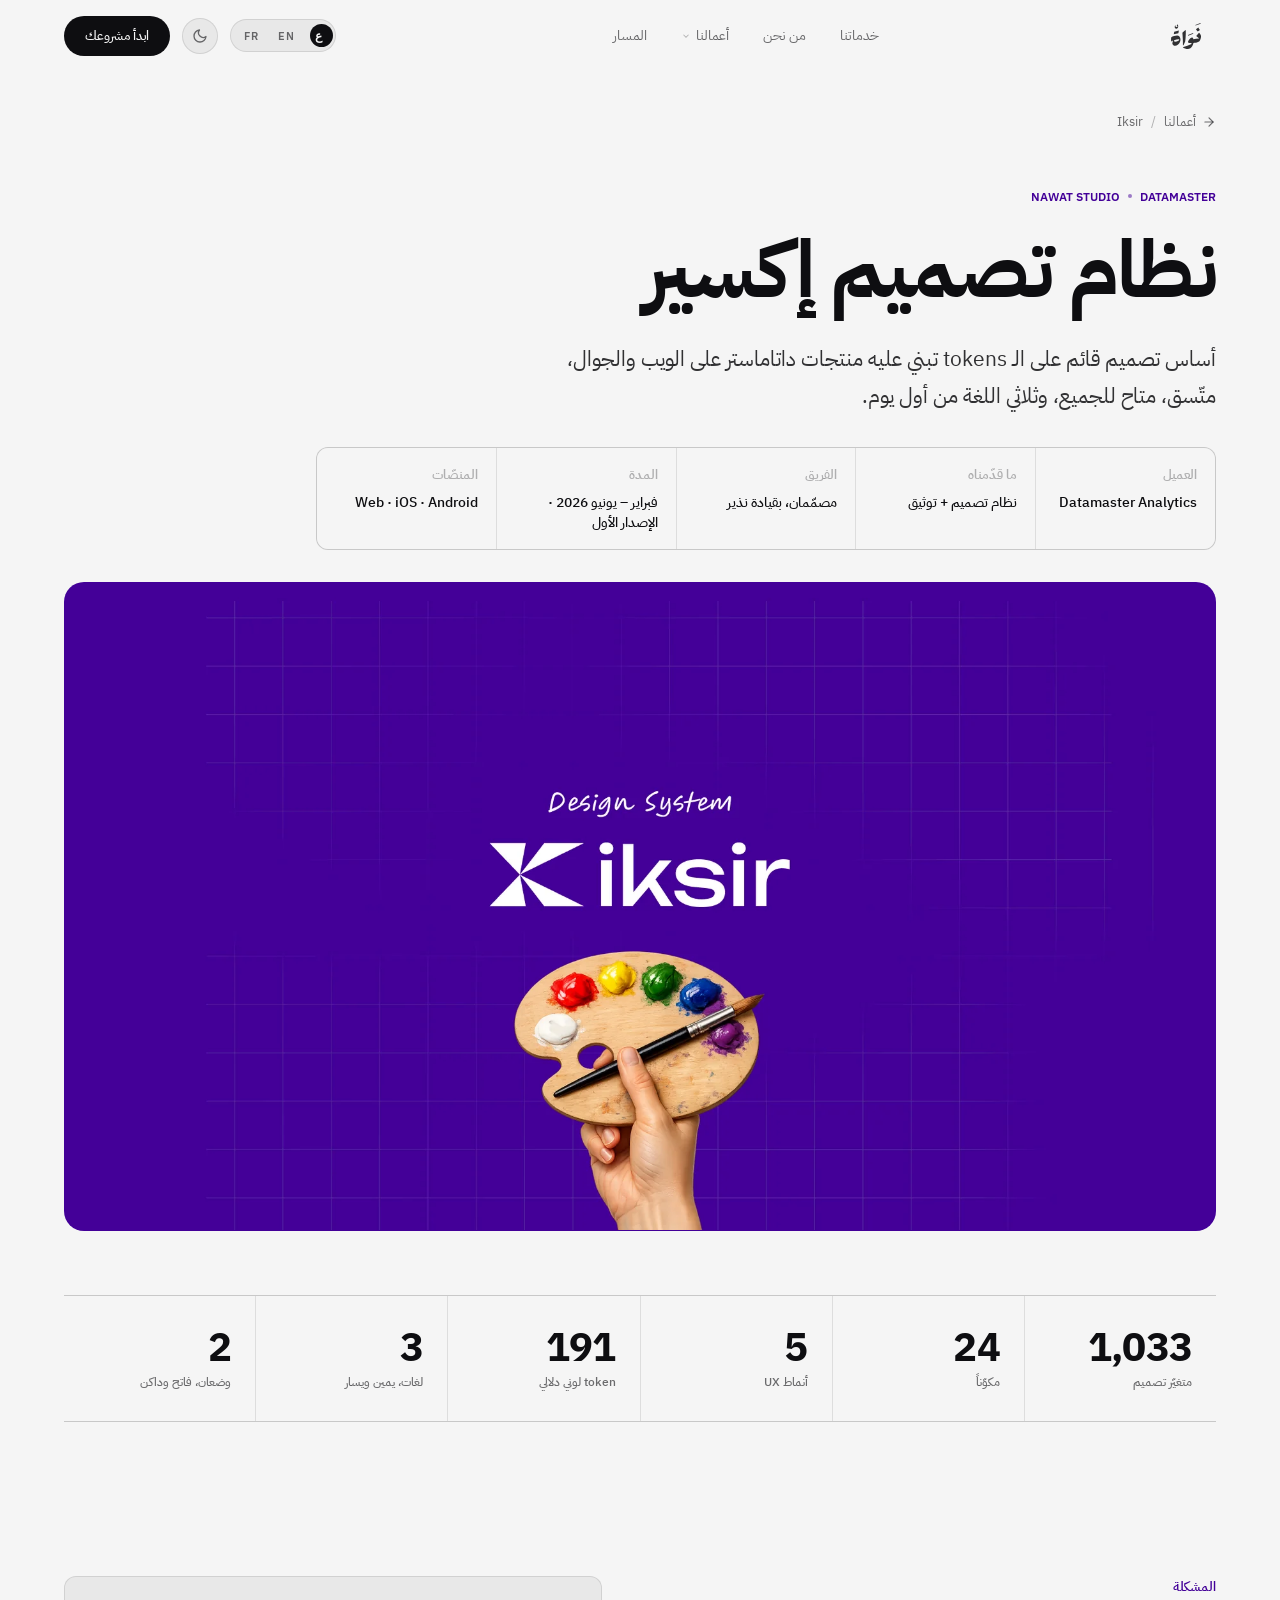
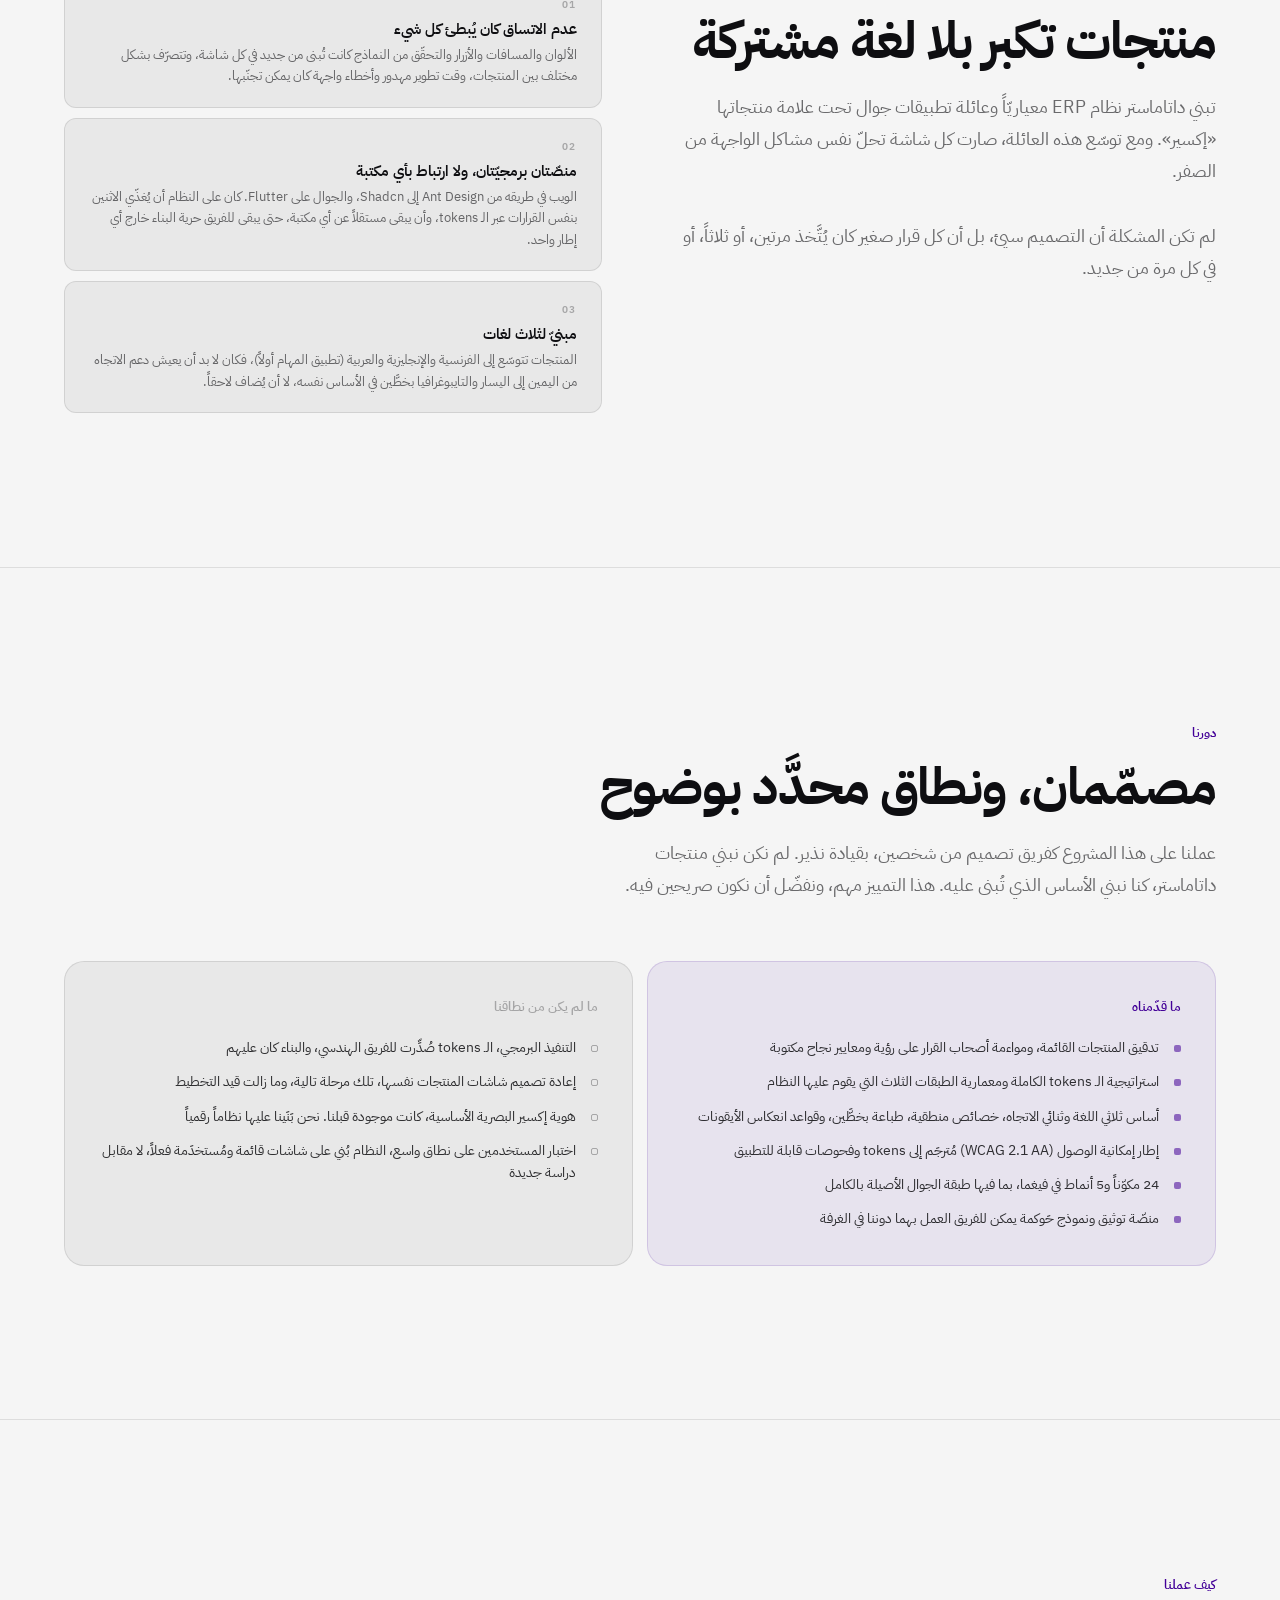
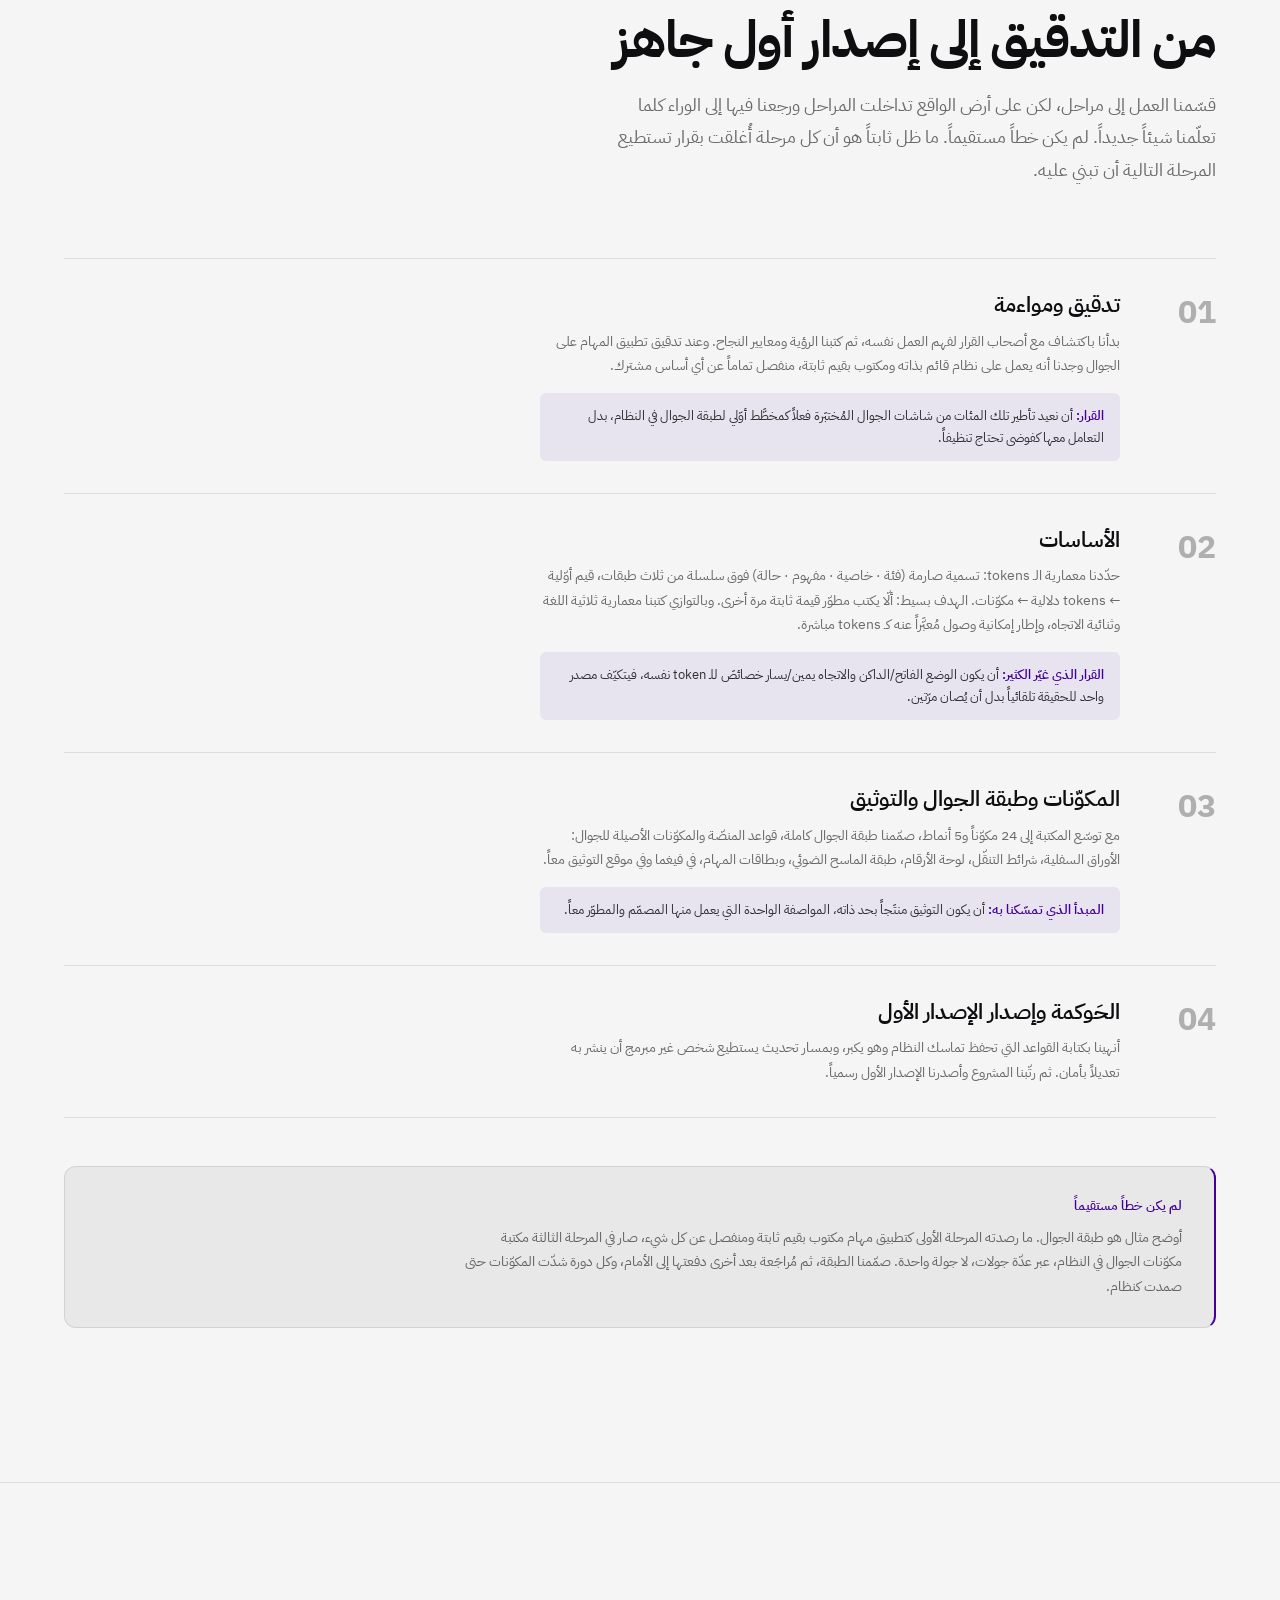
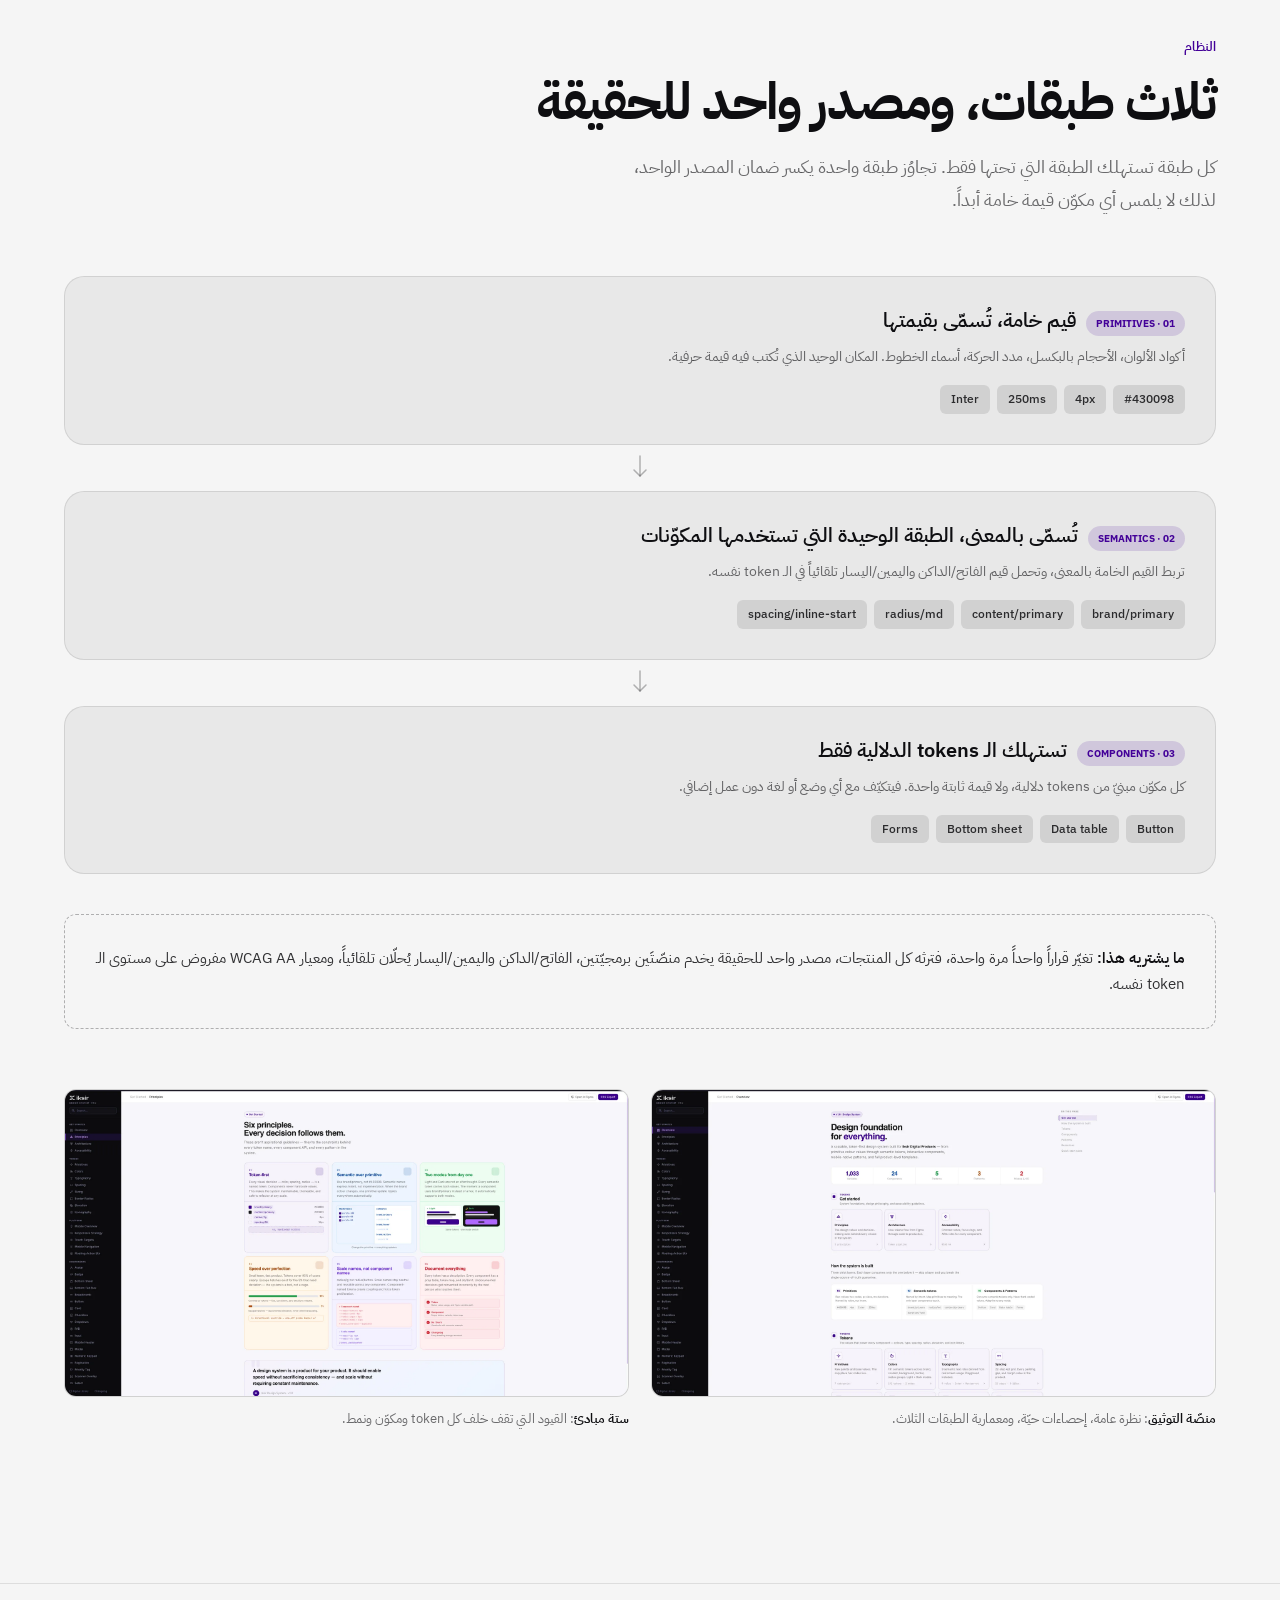
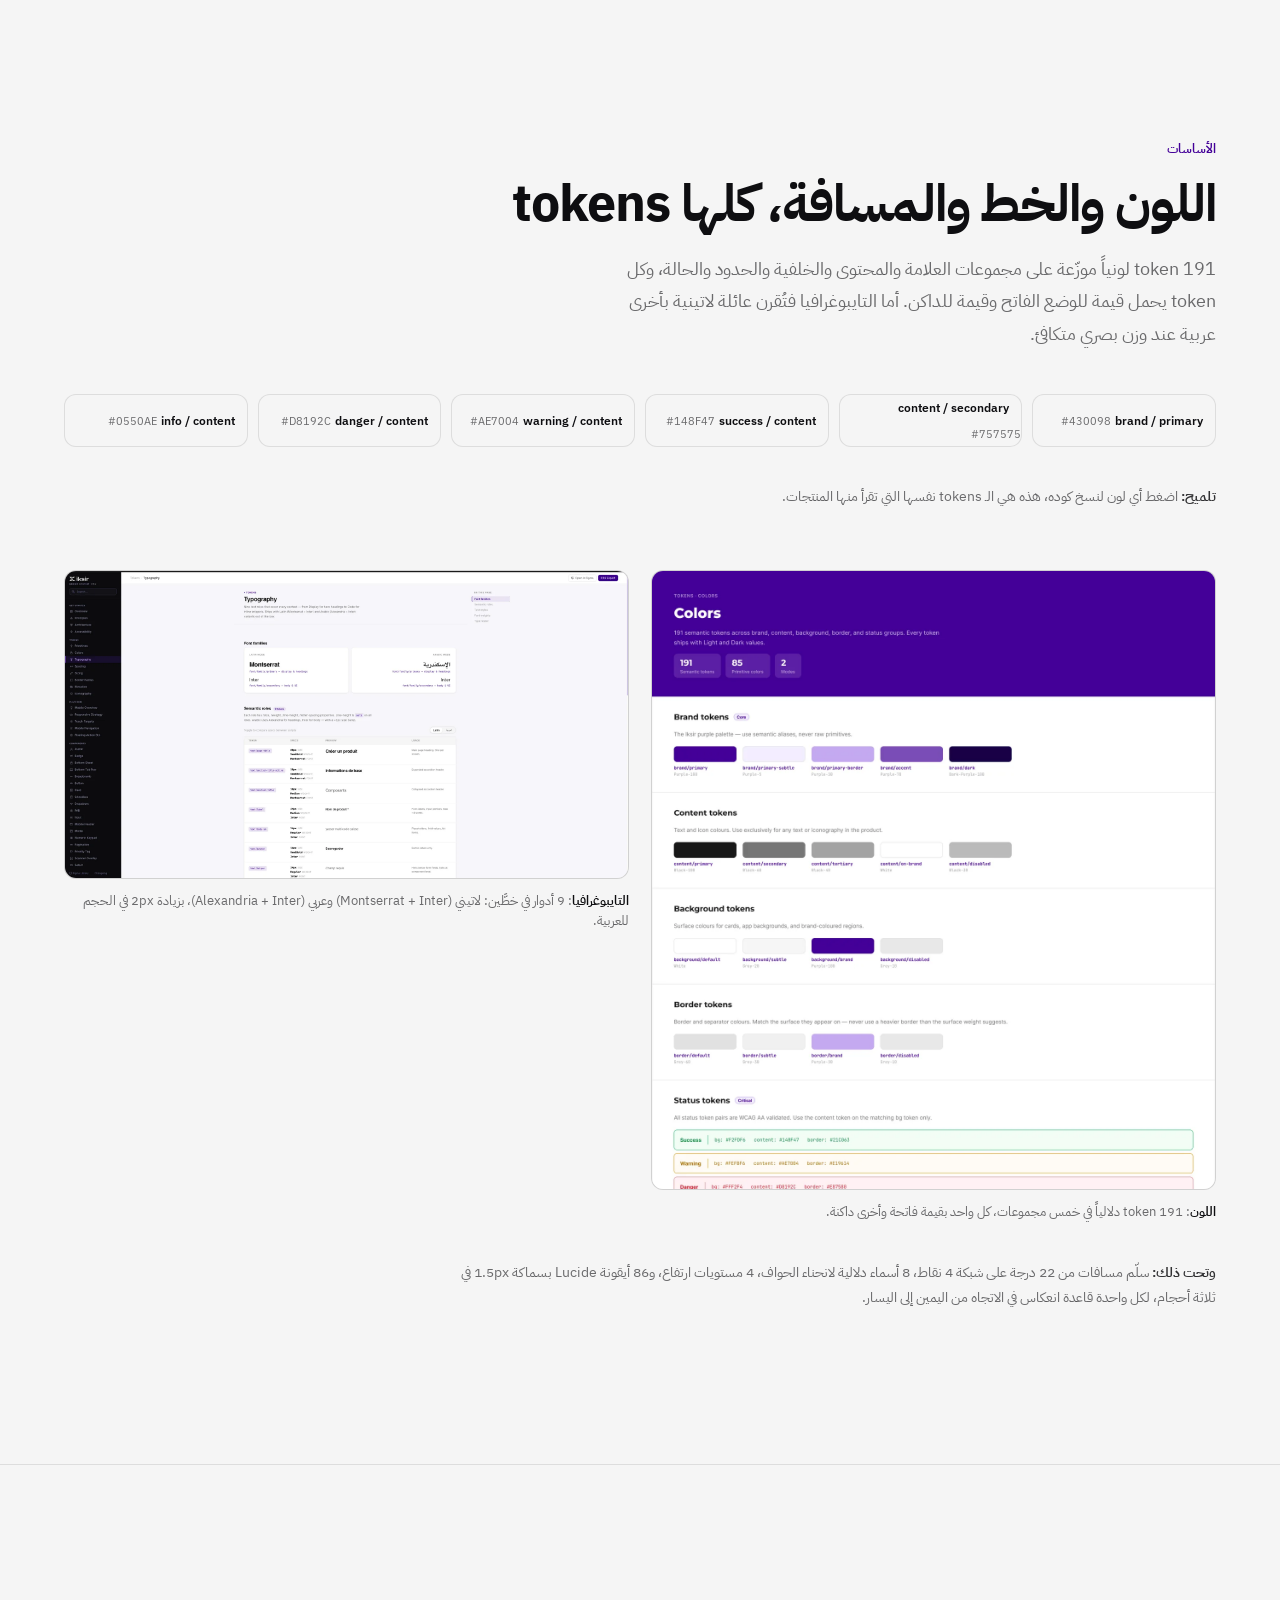
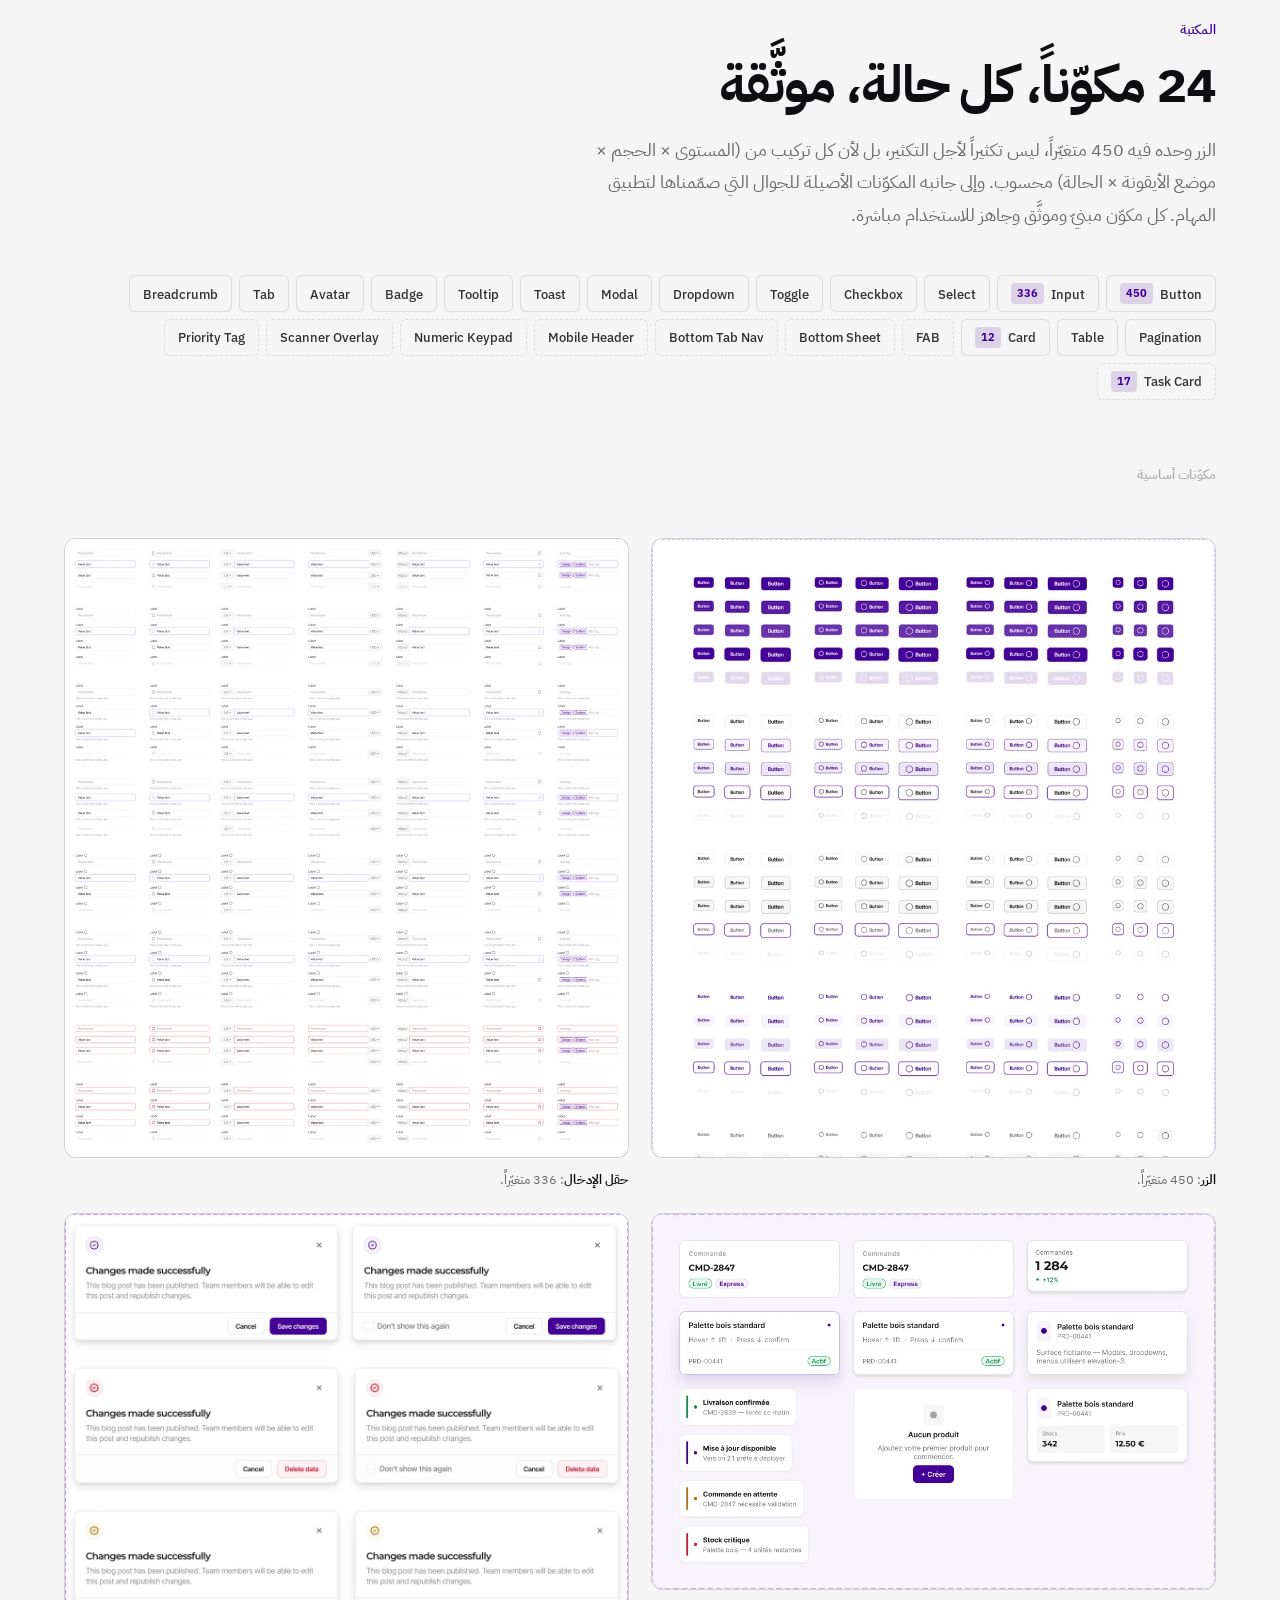
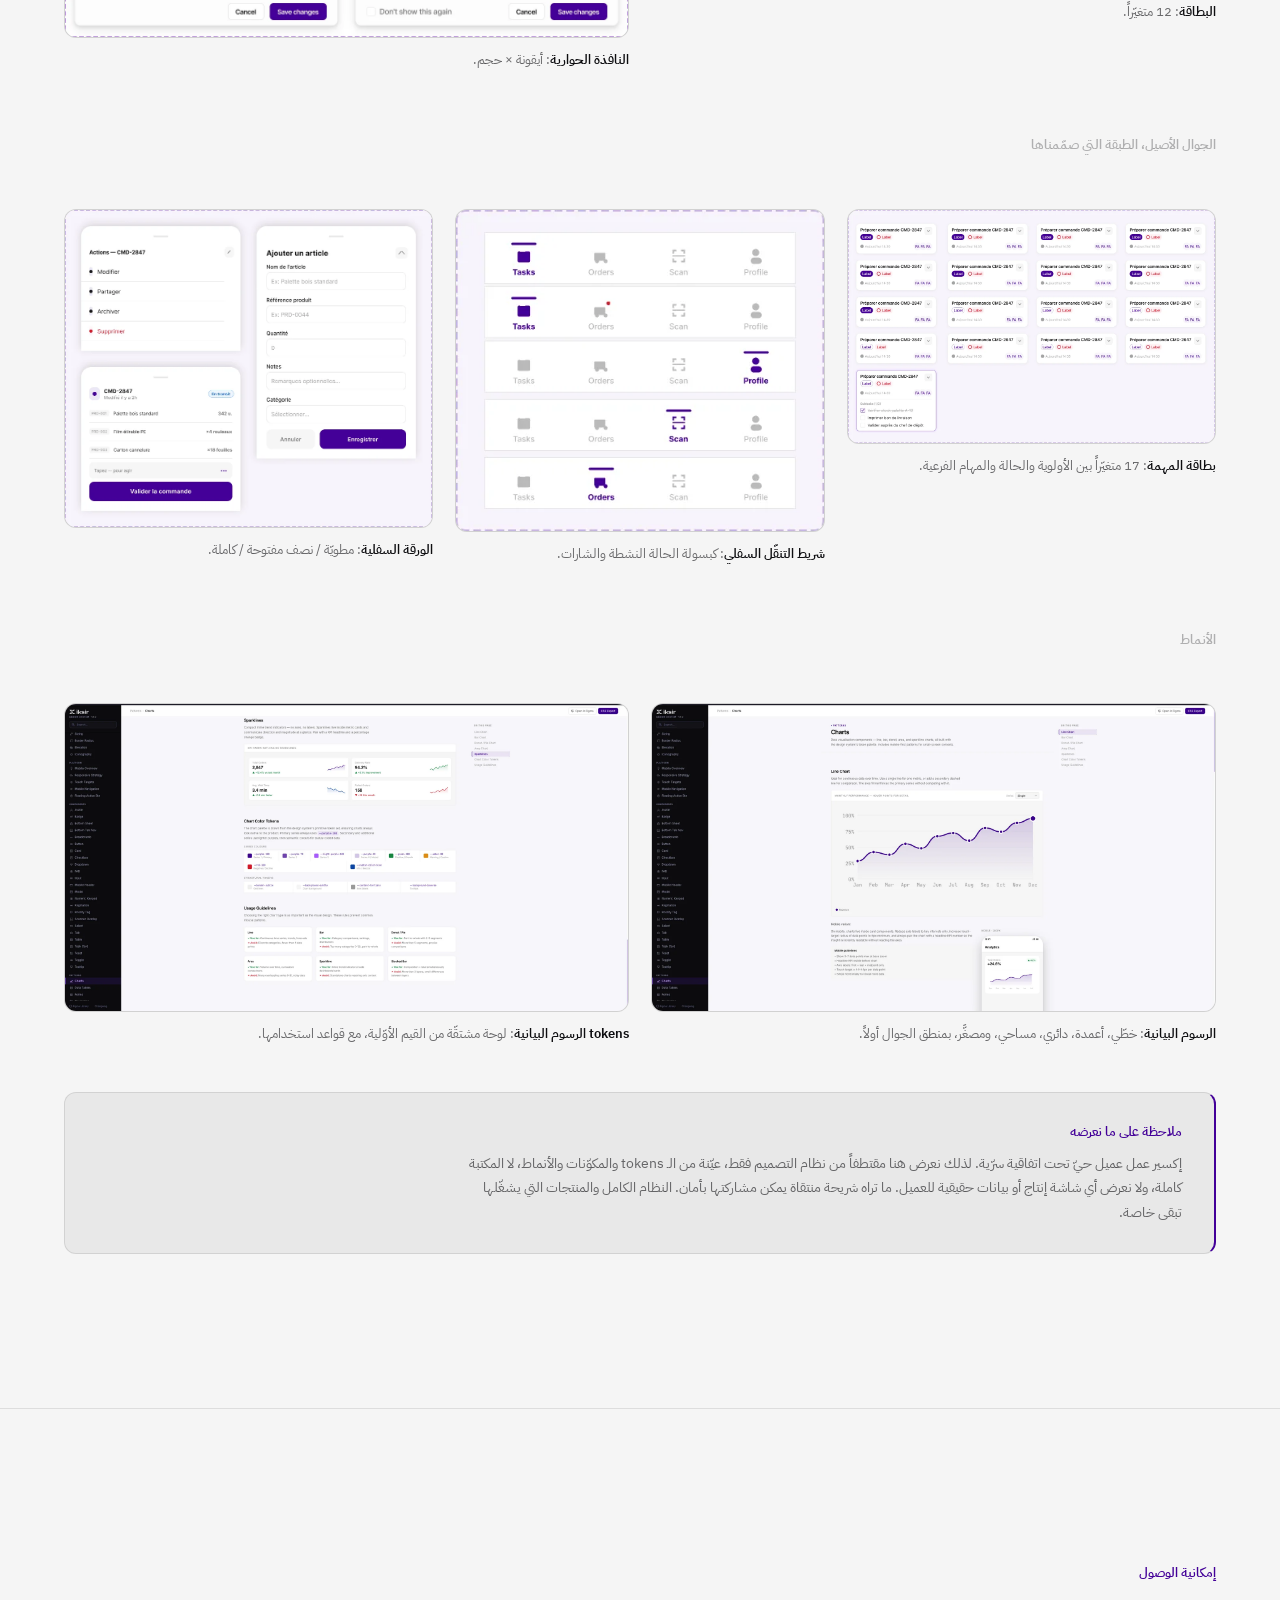
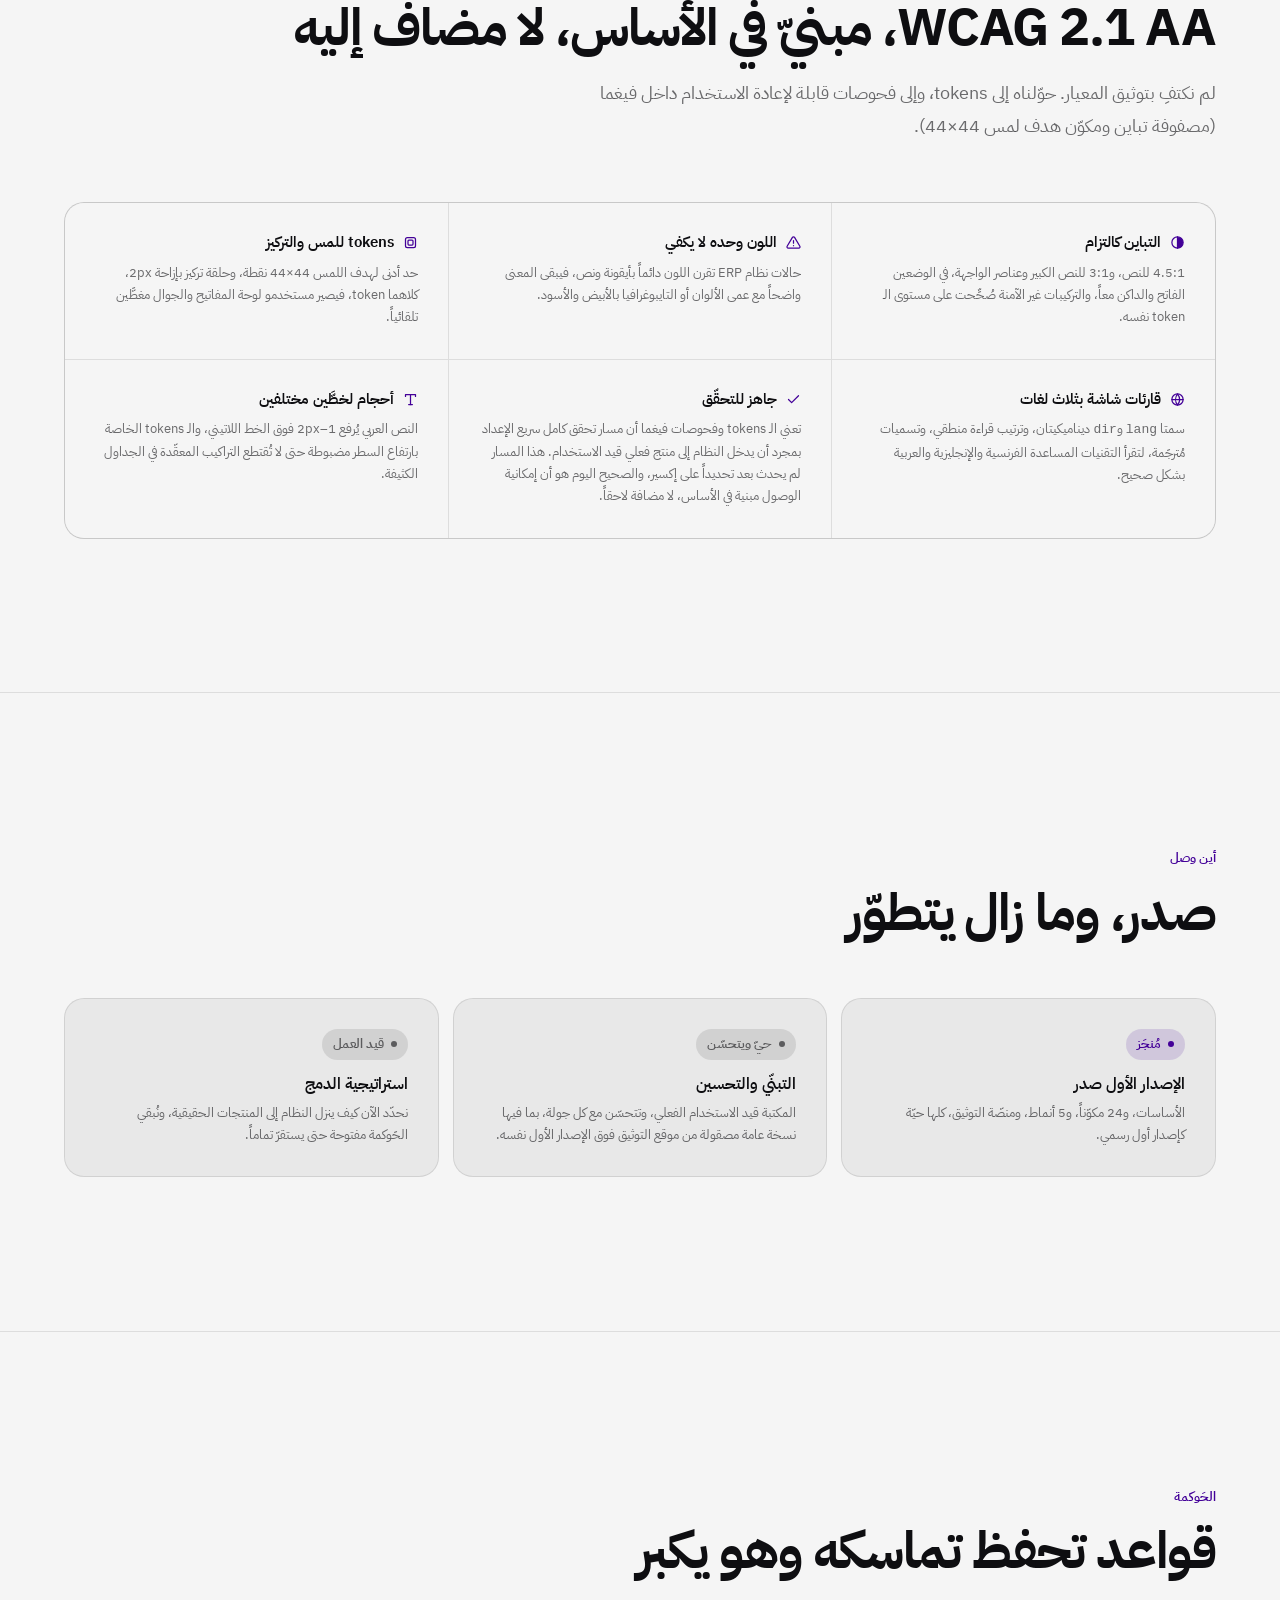
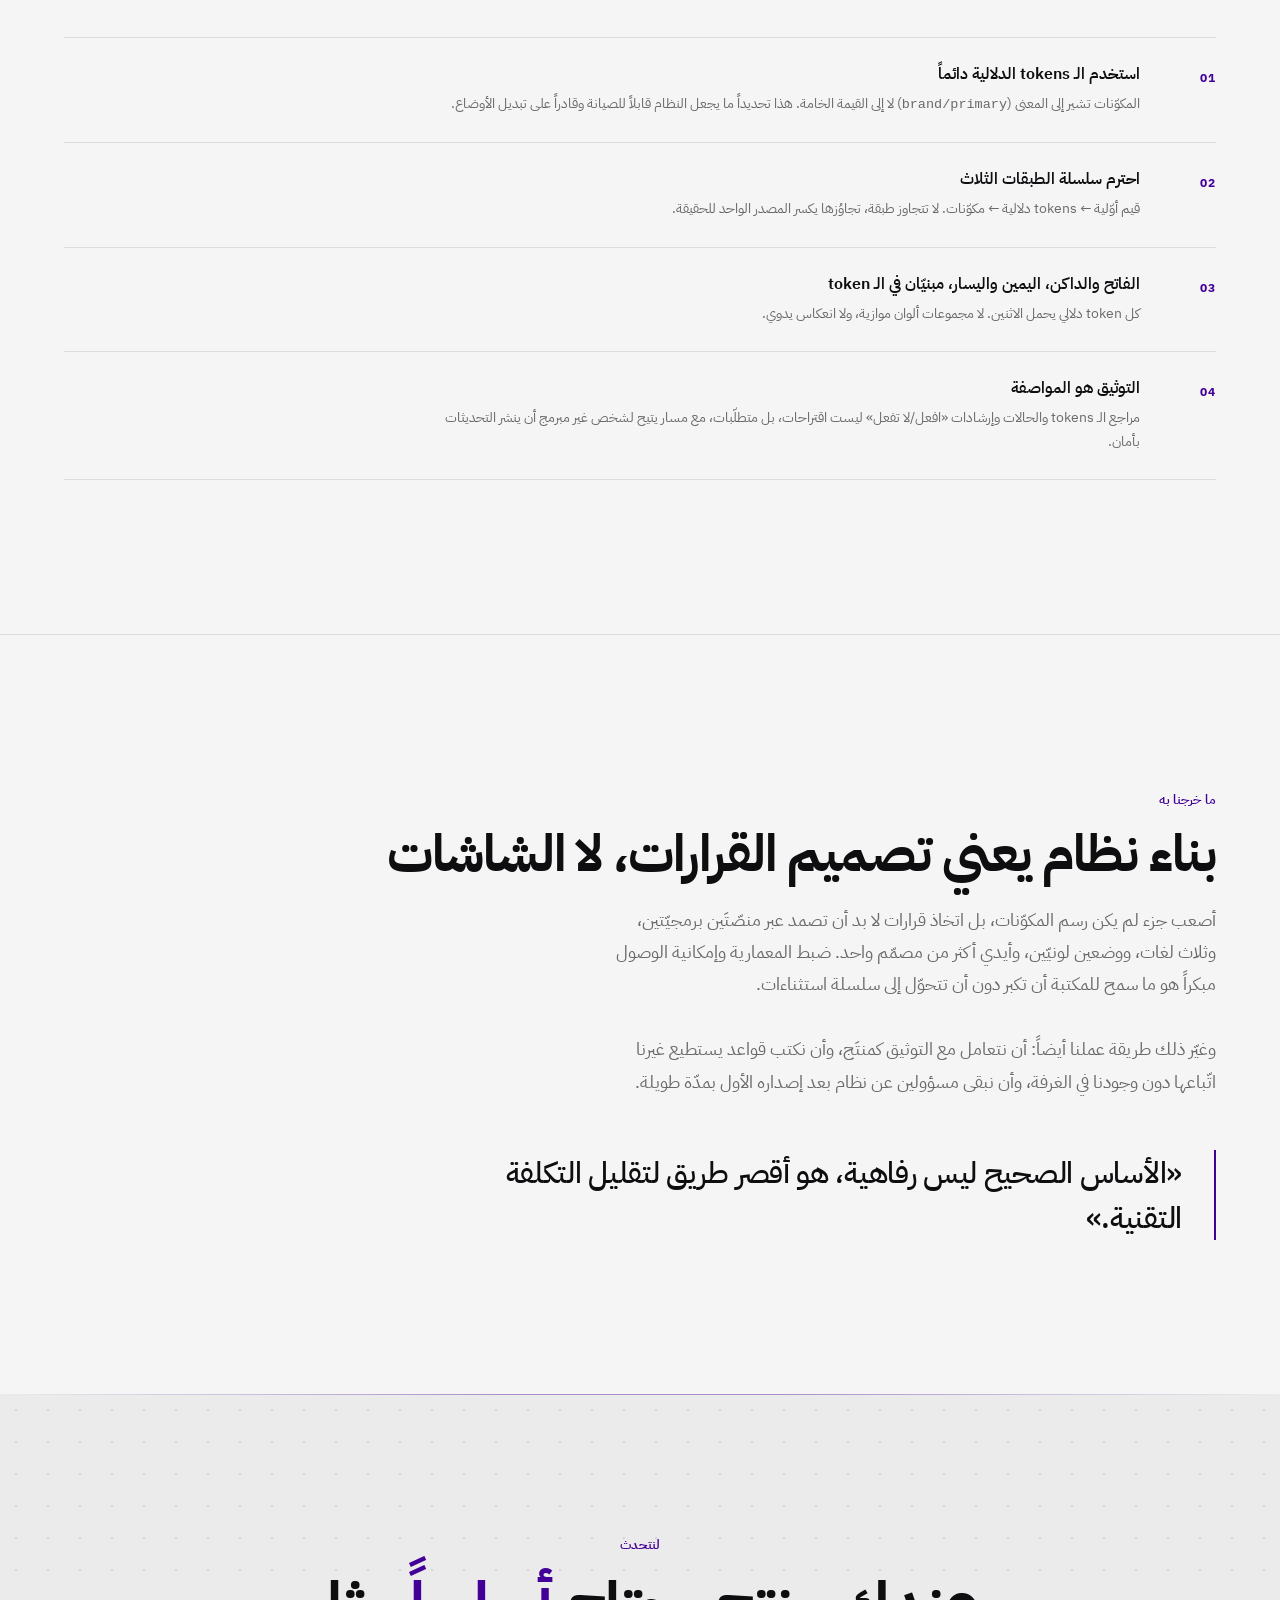
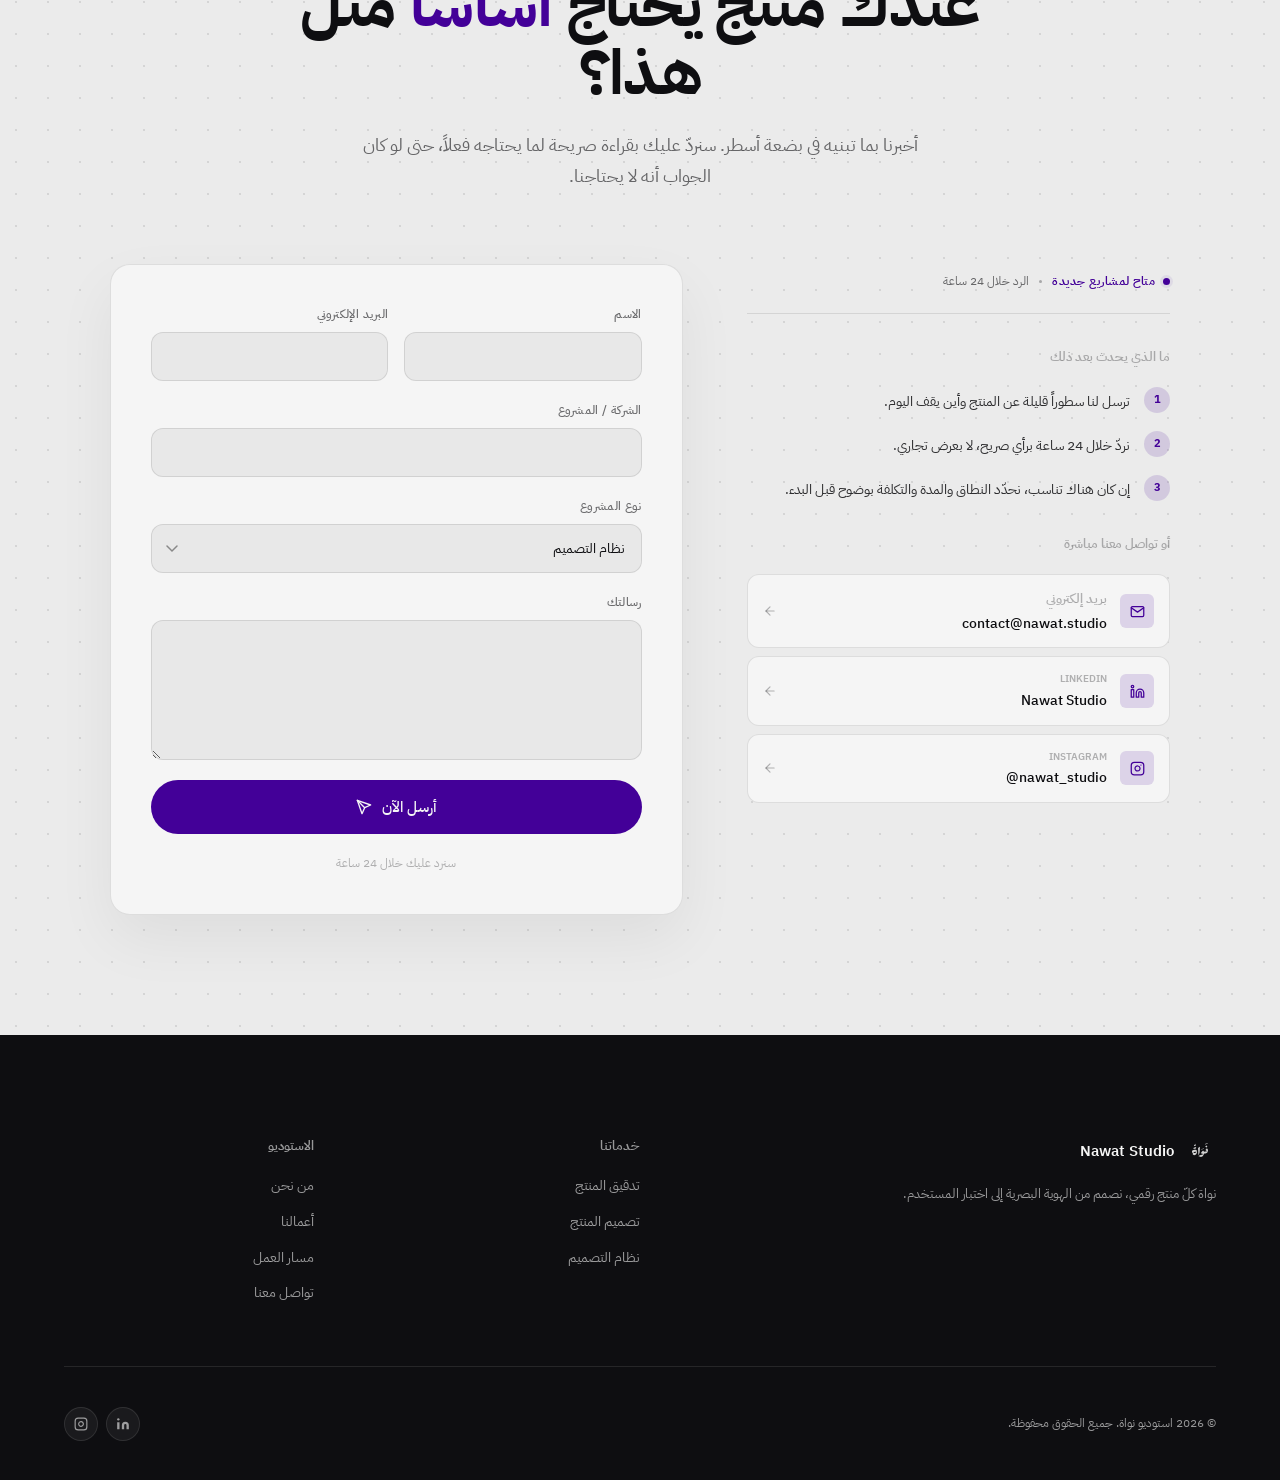
<file: case-study-iksir.html>
<!DOCTYPE html>
<html lang="ar" dir="rtl" data-theme="light" data-lang="ar">
<head>
  <meta charset="UTF-8">
  <meta name="viewport" content="width=device-width, initial-scale=1.0">
  <!-- i18n-page tells script.js which metadata block to apply, so the
       title, description and social-share tags follow the selected
       language instead of staying Arabic for every visitor. -->
  <meta name="i18n-page" content="iksir">
  <meta name="description" content="نظام تصميم إكسير لداتاماستر، بـ1,033 متغيّراً، 24 مكوّناً موثّقاً، ومعيار WCAG 2.1 AA، بثلاث لغات.">
  <meta name="theme-color" content="#F5F5F5" media="(prefers-color-scheme: light)">
  <meta name="theme-color" content="#0E0E11" media="(prefers-color-scheme: dark)">
  <meta property="og:title" content="نظام تصميم إكسير | استوديو نواة">
  <meta property="og:description" content="نظام تصميم إكسير لداتاماستر، بـ1,033 متغيّراً، 24 مكوّناً موثّقاً، ومعيار WCAG 2.1 AA، بثلاث لغات.">
  <meta property="og:image" content="https://nawat.studio/assets/images/iksir/og-iksir.jpg">
  <meta property="og:url" content="https://nawat.studio/case-study-iksir.html">
  <meta property="og:type" content="article">
  <meta name="twitter:card" content="summary_large_image">
  <meta name="twitter:title" content="نظام تصميم إكسير | استوديو نواة">
  <meta name="twitter:description" content="نظام تصميم إكسير لداتاماستر، بـ1,033 متغيّراً، 24 مكوّناً موثّقاً، ومعيار WCAG 2.1 AA، بثلاث لغات.">
  <link rel="canonical" href="https://nawat.studio/case-study-iksir.html">
  <title>نظام تصميم إكسير | استوديو نواة</title>

  <!-- Preconnect -->
  <link rel="preconnect" href="https://fonts.googleapis.com">
  <link rel="preconnect" href="https://fonts.gstatic.com" crossorigin>

  <!-- Fonts -->
  <link href="https://fonts.googleapis.com/css2?family=IBM+Plex+Sans+Arabic:wght@300;400;500;600;700&family=IBM+Plex+Sans:ital,wght@0,300;0,400;0,500;0,600;0,700;1,300;1,400&display=swap" rel="stylesheet">

  <!-- Preload hero cover -->
  <link rel="preload" as="image" href="assets/images/iksir/iksir-hero-art.webp">

  <!-- Shared styles -->
  <link rel="stylesheet" href="styles.css">

  <!-- Prevent transition flash on load -->
  <script>
    (function() {
      var theme = localStorage.getItem('nawat-theme') || 'light';
      var savedLang = localStorage.getItem('nawat-lang');
      var lang = savedLang || 'ar';
      document.documentElement.setAttribute('data-theme', theme);
      document.documentElement.setAttribute('data-lang', lang);
      document.documentElement.setAttribute('lang', lang);
      document.documentElement.setAttribute('dir', lang === 'ar' ? 'rtl' : 'ltr');
      try {
        var conn = navigator.connection || navigator.mozConnection || navigator.webkitConnection;
        var slowNet = conn && (conn.saveData === true || ['slow-2g','2g'].indexOf(conn.effectiveType) !== -1);
        var weakDevice = (navigator.deviceMemory || 8) <= 4 && (navigator.hardwareConcurrency || 8) <= 4;
        if (slowNet || weakDevice) document.documentElement.classList.add('lite');
      } catch (e) {}
      document.documentElement.classList.add('no-transitions');
      document.addEventListener('DOMContentLoaded', function() {
        document.documentElement.classList.remove('no-transitions');
      });
    })();
  </script>

  <!-- Favicon -->
  <link rel="icon" href="assets/Nawat_Logo_ForLight.svg" type="image/svg+xml">

  <style>
    /* ================================================================
       CASE STUDY, Page-scoped styles
       Uses only tokens defined in styles.css :root
       ================================================================ */

    /* ── Page accent: blue ───────────────────────────────────────── */
    :root {
      --cs-accent:       #2563EB;
      --cs-accent-08:    rgba(37, 99, 235, 0.08);
      --cs-accent-hover: #1d4ed8;
    }

    /* ── RTL-aware back arrow ──────────────────────────────────────── */
    html[dir="rtl"] .cs-back-arrow { transform: scaleX(-1); }

    /* ── Breadcrumb ───────────────────────────────────────────────── */
    .cs-breadcrumb {
      padding-top: calc(var(--nav-h) + 40px);
    }
    .cs-breadcrumb-inner {
      display: flex;
      align-items: center;
      gap: 8px;
      font-size: 13px;
      color: var(--c-text-60);
    }
    .cs-breadcrumb-link {
      display: inline-flex;
      align-items: center;
      gap: 6px;
      color: var(--c-text-60);
      transition: color var(--t-fast);
    }
    .cs-breadcrumb-link:hover { color: var(--c-text); }
    .cs-breadcrumb-sep { color: var(--c-text-30); }

    /* ── Hero ─────────────────────────────────────────────────────── */
    .cs-hero {
      padding-top: clamp(28px, 4vw, 56px);
      padding-bottom: 0;
    }
    .cs-hero-inner { max-width: 900px; }

    .cs-hero-meta {
      display: inline-flex;
      align-items: center;
      gap: 8px;
      font-size: 12px;
      font-weight: 600;
      letter-spacing: 0.1em;
      text-transform: uppercase;
      color: var(--cs-accent);
      margin-bottom: 20px;
      font-family: var(--font-latin);
    }
    .cs-hero-meta-dot {
      width: 4px; height: 4px;
      border-radius: 50%;
      background: var(--cs-accent);
      opacity: 0.5;
    }

    .cs-hero-title {
      font-size: clamp(36px, 7vw, 80px);
      font-weight: 700;
      line-height: 1.08;
      letter-spacing: -0.02em;
      color: var(--c-text);
      margin-bottom: 28px;
    }
    html[lang="en"] .cs-hero-title,
    html[lang="fr"] .cs-hero-title { letter-spacing: -0.03em; }

    /* Tags */
    .cs-tags {
      display: flex;
      flex-wrap: wrap;
      gap: 8px;
      margin-bottom: 40px;
    }
    .cs-tag {
      padding: 5px 14px;
      border: 1px solid var(--c-border);
      border-radius: 100px;
      font-size: 12px;
      font-weight: 500;
      color: var(--c-text-60);
      background: transparent;
    }

    /* Stats row */
    .cs-stats {
      display: flex;
      flex-wrap: wrap;
      align-items: center;
      gap: 32px;
      margin-bottom: clamp(48px, 8vw, 80px);
    }
    .cs-stat { display: flex; flex-direction: column; gap: 5px; }
    .cs-stat-num {
      font-size: clamp(28px, 3.5vw, 44px);
      font-weight: 700;
      line-height: 1;
      color: var(--c-text);
      font-family: var(--font-latin);
    }
    .cs-stat-num em { color: var(--cs-accent); font-style: normal; }
    .cs-stat-label {
      font-size: 11px;
      font-weight: 600;
      color: var(--c-text-60);
      text-transform: uppercase;
      letter-spacing: 0.08em;
    }
    .cs-stat-divider {
      width: 1px;
      height: 36px;
      background: var(--c-border);
      flex-shrink: 0;
    }

    /* ── Cover image area ─────────────────────────────────────────── */
    .cs-cover {
      position: relative;
      width: 100%;
      border-radius: var(--radius-lg);
      overflow: hidden;
      background: var(--c-surface);
      border: 1px solid var(--c-border);
      aspect-ratio: 16 / 7;
      display: flex;
      align-items: center;
      justify-content: center;
    }
    .cs-cover-dots {
      position: absolute;
      inset: 0;
      background-image: radial-gradient(var(--c-border) 1px, transparent 1px);
      background-size: 28px 28px;
    }
    .cs-cover-placeholder {
      position: relative;
      z-index: 1;
      display: flex;
      flex-direction: column;
      align-items: center;
      gap: 12px;
    }
    .cs-cover-icon-wrap {
      width: 48px; height: 48px;
      border-radius: var(--radius-md);
      background: var(--c-surface-md);
      display: flex; align-items: center; justify-content: center;
      color: var(--c-text-30);
    }
    .cs-cover-hint {
      font-size: 11px;
      color: var(--c-text-30);
      font-family: var(--font-latin);
      letter-spacing: 0.06em;
    }

    /* ── Generic section ──────────────────────────────────────────── */
    .cs-section {
      padding-top: var(--section-py);
      padding-bottom: var(--section-py);
    }
    .cs-section + .cs-section {
      border-top: 1px solid var(--c-border);
    }
    .cs-section-label {
      font-size: 11px;
      font-weight: 600;
      letter-spacing: 0.12em;
      text-transform: uppercase;
      color: var(--cs-accent);
      margin-bottom: 14px;
    }
    .cs-section-title {
      font-size: clamp(28px, 4.5vw, 52px);
      font-weight: 700;
      line-height: 1.12;
      letter-spacing: -0.02em;
      color: var(--c-text);
      margin-bottom: 20px;
    }
    html[lang="en"] .cs-section-title,
    html[lang="fr"] .cs-section-title { letter-spacing: -0.03em; }
    .cs-section-body {
      font-size: clamp(15px, 1.8vw, 18px);
      line-height: 1.8;
      color: var(--c-text-60);
      max-width: 620px;
    }

    /* ── Challenge layout ─────────────────────────────────────────── */
    .cs-problem-layout {
      display: grid;
      grid-template-columns: 1fr 1fr;
      gap: clamp(40px, 6vw, 88px);
      align-items: start;
    }
    @media (max-width: 768px) {
      .cs-problem-layout { grid-template-columns: 1fr; }
    }

    .cs-problem-cards {
      display: flex;
      flex-direction: column;
      gap: 10px;
    }
    .cs-problem-card {
      padding: 20px 24px;
      border-radius: var(--radius-md);
      border: 1px solid var(--c-border);
      background: var(--c-surface);
      transition: border-color var(--t-fast), background var(--t-fast);
    }
    .cs-problem-card:hover {
      border-color: var(--c-border-lg);
      background: var(--c-surface-md);
    }
    .cs-problem-num {
      font-size: 10px;
      font-weight: 600;
      letter-spacing: 0.12em;
      color: var(--c-text-30);
      margin-bottom: 6px;
      font-family: var(--font-latin);
    }
    .cs-problem-title {
      font-size: 15px;
      font-weight: 600;
      color: var(--c-text);
      margin-bottom: 5px;
      line-height: 1.35;
    }
    .cs-problem-desc {
      font-size: 13px;
      line-height: 1.65;
      color: var(--c-text-60);
    }

    /* ── Solution features grid ───────────────────────────────────── */
    .cs-features {
      display: grid;
      grid-template-columns: repeat(2, 1fr);
      gap: 14px;
      margin-top: clamp(48px, 6vw, 72px);
    }
    @media (max-width: 580px) {
      .cs-features { grid-template-columns: 1fr; }
    }
    .cs-feature-card {
      padding: clamp(24px, 3vw, 36px);
      border-radius: var(--radius-lg);
      border: 1px solid var(--c-border);
      background: var(--c-surface);
      transition: border-color var(--t-fast), transform var(--t-base);
    }
    .cs-feature-card:hover {
      border-color: var(--c-border-lg);
      transform: translateY(-3px);
    }
    .cs-feature-icon {
      width: 40px; height: 40px;
      border-radius: var(--radius-md);
      background: var(--cs-accent-08);
      display: flex; align-items: center; justify-content: center;
      color: var(--cs-accent);
      margin-bottom: 16px;
      flex-shrink: 0;
    }
    .cs-feature-title {
      font-size: 15px;
      font-weight: 600;
      color: var(--c-text);
      margin-bottom: 8px;
      line-height: 1.3;
    }
    .cs-feature-body {
      font-size: 13px;
      line-height: 1.7;
      color: var(--c-text-60);
    }
    .cs-feature-badge {
      display: inline-flex;
      margin-top: 14px;
      padding: 4px 11px;
      border-radius: 100px;
      background: var(--cs-accent-08);
      color: var(--cs-accent);
      font-size: 11px;
      font-weight: 600;
      font-family: var(--font-latin);
      letter-spacing: 0.04em;
    }

    /* ── CTA closing section ──────────────────────────────────────── */
    .cs-cta {
      position: relative;
      background: var(--black);
      overflow: hidden;
      padding: clamp(100px, 16vw, 180px) 0;
      /* currentColor used by SVG watermark, white in dark, black in light */
      color: var(--white);
    }
    [data-theme="light"] .cs-cta {
      background: var(--c-bg-alt);
      color: var(--black);
    }

    .cs-cta::before {
      content: '';
      position: absolute;
      top: 0; left: 0; right: 0;
      height: 1px;
      background: linear-gradient(90deg, transparent 0%, var(--cs-accent) 40%, var(--cs-accent) 60%, transparent 100%);
      opacity: 0.4;
    }

    .cs-cta-watermark {
      position: absolute;
      top: 50%; left: 50%;
      transform: translate(-50%, -50%);
      width: clamp(400px, 70vw, 800px);
      height: clamp(400px, 70vw, 800px);
      pointer-events: none;
      opacity: 0.055;
    }
    [data-theme="light"] .cs-cta-watermark { opacity: 0.07; }

    .cs-cta-dots {
      position: absolute;
      inset: 0;
      background-image: radial-gradient(rgba(245,245,245,0.07) 1px, transparent 1px);
      background-size: 32px 32px;
      pointer-events: none;
    }
    [data-theme="light"] .cs-cta-dots {
      background-image: radial-gradient(var(--black-10) 1px, transparent 1px);
    }

    .cs-cta-inner {
      position: relative;
      z-index: 1;
      display: flex;
      flex-direction: column;
      align-items: center;
      text-align: center;
    }

    .cs-cta-pill {
      display: inline-flex;
      align-items: center;
      gap: 8px;
      padding: 7px 16px;
      border: 1px solid rgba(245,245,245,0.12);
      border-radius: 100px;
      font-family: var(--font-latin);
      font-size: 11px;
      font-weight: 600;
      letter-spacing: 0.1em;
      text-transform: uppercase;
      color: rgba(245,245,245,0.45);
      margin-bottom: 36px;
    }
    [data-theme="light"] .cs-cta-pill {
      border-color: var(--c-border-lg);
      color: var(--c-text-60);
    }

    .cs-cta-pill-dot {
      width: 6px; height: 6px;
      border-radius: 50%;
      background: var(--cs-accent);
      flex-shrink: 0;
      box-shadow: 0 0 8px rgba(37,99,235,0.8);
    }

    .cs-cta-title {
      font-size: clamp(36px, 6.5vw, 76px);
      font-weight: 700;
      line-height: 1.08;
      letter-spacing: -0.025em;
      color: var(--white);
      max-width: 820px;
      margin-bottom: 24px;
    }
    [data-theme="light"] .cs-cta-title { color: var(--c-text); }
    html[lang="ar"] .cs-cta-title { letter-spacing: -0.01em; }
    .cs-cta-title em {
      font-style: normal;
      color: var(--cs-accent);
    }

    .cs-cta-body {
      font-size: clamp(14px, 1.6vw, 17px);
      line-height: 1.8;
      color: rgba(245,245,245,0.45);
      max-width: 500px;
      margin-bottom: 48px;
    }
    [data-theme="light"] .cs-cta-body { color: var(--c-text-60); }

    .cs-cta-actions {
      display: flex;
      align-items: center;
      gap: 14px;
      flex-wrap: wrap;
      justify-content: center;
    }
    .cs-cta-btn {
      display: inline-flex;
      align-items: center;
      gap: 8px;
      padding: 14px 28px;
      border-radius: 100px;
      font-size: 15px;
      font-weight: 600;
      text-decoration: none;
      transition: transform var(--t-fast), background var(--t-fast), border-color var(--t-fast), color var(--t-fast), box-shadow var(--t-fast);
      white-space: nowrap;
    }
    .cs-cta-btn.primary {
      background: var(--cs-accent);
      color: var(--white);
      border: 1px solid var(--cs-accent);
    }
    .cs-cta-btn.primary:hover {
      background: var(--cs-accent-hover);
      border-color: var(--cs-accent-hover);
      transform: translateY(-2px);
      box-shadow: 0 12px 32px rgba(37,99,235,0.35);
    }
    .cs-cta-btn.ghost {
      background: transparent;
      color: rgba(245,245,245,0.65);
      border: 1px solid rgba(245,245,245,0.18);
    }
    .cs-cta-btn.ghost:hover {
      color: var(--white);
      border-color: rgba(245,245,245,0.45);
      transform: translateY(-2px);
    }
    [data-theme="light"] .cs-cta-btn.ghost {
      color: var(--c-text-60);
      border-color: var(--c-border-lg);
    }
    [data-theme="light"] .cs-cta-btn.ghost:hover {
      color: var(--c-text);
      border-color: var(--c-text-85);
    }

    html[dir="rtl"] .cs-cta-arrow { transform: scaleX(-1); }

    /* ── Image slots ──────────────────────────────────────────────── */
    .cs-img-slot {
      position: relative;
      width: 100%;
      border-radius: var(--radius-md);
      overflow: hidden;
      background: var(--c-surface);
      border: 1px solid var(--c-border);
      aspect-ratio: 16 / 9;
      display: flex;
      align-items: center;
      justify-content: center;
    }
    .cs-img-slot-bg {
      position: absolute;
      inset: 0;
      background-image: radial-gradient(var(--c-border) 1px, transparent 1px);
      background-size: 24px 24px;
    }
    .cs-img-slot-label {
      position: relative;
      z-index: 1;
      font-size: 11px;
      color: var(--c-text-30);
      font-family: var(--font-latin);
      letter-spacing: 0.06em;
    }

    .cs-solution-images {
      display: grid;
      grid-template-columns: 1fr 1fr;
      gap: 14px;
      margin-top: clamp(40px, 5vw, 64px);
    }
    .cs-solution-images .cs-img-slot:first-child {
      grid-column: 1 / -1;
    }
    @media (max-width: 580px) {
      .cs-solution-images { grid-template-columns: 1fr; }
      .cs-solution-images .cs-img-slot:first-child { grid-column: auto; }
    }

    /* ── Process steps ────────────────────────────────────────────── */
    .cs-process-steps {
      margin-top: clamp(48px, 6vw, 72px);
    }
    .cs-process-step {
      display: grid;
      grid-template-columns: 72px 1fr;
      gap: 24px;
      padding: 32px 0;
      border-top: 1px solid var(--c-border);
    }
    .cs-process-step:last-child { border-bottom: 1px solid var(--c-border); }
    @media (max-width: 580px) {
      .cs-process-step { grid-template-columns: 48px 1fr; gap: 16px; }
    }
    .cs-process-num {
      font-size: clamp(24px, 2.5vw, 36px);
      font-weight: 700;
      color: var(--c-text-30);
      font-family: var(--font-latin);
      line-height: 1;
      padding-top: 4px;
      transition: color var(--t-fast);
    }
    .cs-process-step:hover .cs-process-num { color: var(--cs-accent); }
    .cs-process-title {
      font-size: clamp(17px, 2vw, 22px);
      font-weight: 600;
      color: var(--c-text);
      margin-bottom: 10px;
      line-height: 1.3;
    }
    .cs-process-desc {
      font-size: 14px;
      line-height: 1.75;
      color: var(--c-text-60);
      max-width: 580px;
    }

    /* ── Related Case Studies ─────────────────────────────────────── */
    .cs-related {
      padding: var(--section-py) 0;
      border-top: 1px solid var(--c-border);
    }
    .cs-related-header { margin-bottom: clamp(40px, 5vw, 56px); }
    .cs-related-label {
      font-size: 11px;
      font-weight: 600;
      letter-spacing: 0.12em;
      text-transform: uppercase;
      color: var(--cs-accent);
      margin-bottom: 12px;
    }
    .cs-related-heading {
      font-size: clamp(24px, 3.5vw, 40px);
      font-weight: 700;
      line-height: 1.15;
      letter-spacing: -0.02em;
      color: var(--c-text);
    }
    html[lang="en"] .cs-related-heading,
    html[lang="fr"] .cs-related-heading { letter-spacing: -0.03em; }
    .cs-related-grid {
      display: grid;
      grid-template-columns: repeat(auto-fit, minmax(280px, 1fr));
      gap: 16px;
    }
    .cs-related-card {
      display: flex;
      flex-direction: column;
      border-radius: var(--radius-lg);
      border: 1px solid var(--c-border);
      background: var(--c-surface);
      overflow: hidden;
      text-decoration: none;
      color: var(--c-text);
      transition: border-color var(--t-fast), transform var(--t-base), box-shadow var(--t-base);
    }
    .cs-related-card:hover {
      border-color: var(--card-accent);
      transform: translateY(-5px);
      box-shadow: 0 24px 52px rgba(0,0,0,0.08);
    }
    [data-theme="dark"] .cs-related-card:hover {
      box-shadow: 0 24px 52px rgba(0,0,0,0.35);
    }
    .cs-related-card-bar { height: 3px; background: var(--card-accent); flex-shrink: 0; }
    .cs-related-card-body {
      padding: clamp(22px, 3vw, 32px);
      display: flex;
      flex-direction: column;
      flex: 1;
      gap: 10px;
    }
    .cs-related-card-client {
      font-size: 11px;
      font-weight: 600;
      letter-spacing: 0.1em;
      text-transform: uppercase;
      color: var(--card-accent);
      font-family: var(--font-latin);
    }
    .cs-related-card-title {
      font-size: clamp(17px, 1.8vw, 21px);
      font-weight: 700;
      line-height: 1.25;
      color: var(--c-text);
      letter-spacing: -0.01em;
    }
    .cs-related-card-metric {
      font-size: clamp(28px, 3.2vw, 40px);
      font-weight: 700;
      line-height: 1;
      color: var(--card-accent);
      font-family: var(--font-latin);
    }
    .cs-related-card-metric-label {
      font-size: 11px;
      font-weight: 600;
      color: var(--c-text-60);
      text-transform: uppercase;
      letter-spacing: 0.08em;
      margin-top: 4px;
    }
    .cs-related-card-tags {
      display: flex;
      flex-wrap: wrap;
      gap: 6px;
      margin-top: 2px;
    }
    .cs-related-card-tags span {
      padding: 4px 12px;
      border-radius: 100px;
      border: 1px solid var(--c-border);
      font-size: 11px;
      font-weight: 500;
      color: var(--c-text-60);
    }
    .cs-related-card-cta {
      display: inline-flex;
      align-items: center;
      gap: 6px;
      margin-top: auto;
      padding-top: 20px;
      border-top: 1px solid var(--c-border);
      font-size: 13px;
      font-weight: 600;
      color: var(--card-accent);
      transition: gap var(--t-fast);
    }
    .cs-related-card:hover .cs-related-card-cta { gap: 10px; }
    html[dir="rtl"] .cs-related-card-arrow { transform: scaleX(-1); }

    /* ================================================================
       IKSIR, additions (v2)
       Real assets, three-layer diagram, library gallery, lightbox.
       Tokens only. No new dependencies.
       ================================================================ */

    /* ── Accent: Iksir brand purple ───────────────────────────────── */
    :root {
      --cs-accent:       #430098;
      --cs-accent-08:    rgba(67, 0, 152, 0.07);
      --cs-accent-15:    rgba(67, 0, 152, 0.14);
      --cs-accent-hover: #35007A;
      --cs-accent-glow:  rgba(67, 0, 152, 0.30);
      --cs-on-accent:    var(--white);
    }
    [data-theme="dark"] {
      --cs-accent:       #B69CF5;
      --cs-accent-08:    rgba(182, 156, 245, 0.10);
      --cs-accent-15:    rgba(182, 156, 245, 0.18);
      --cs-accent-hover: #CFBEFA;
      --cs-accent-glow:  rgba(182, 156, 245, 0.28);
      --cs-on-accent:    #1B0038;
    }
    .cs-cta-btn.primary { color: var(--cs-on-accent); }
    .cs-cta-btn.primary:hover { box-shadow: 0 12px 32px var(--cs-accent-glow); }
    .cs-cta-pill-dot { box-shadow: 0 0 8px var(--cs-accent-glow); }

    /* ── Hero lead + meta grid ────────────────────────────────────── */
    .cs-lead {
      font-size: clamp(16px, 2.1vw, 21px);
      line-height: 1.75;
      color: var(--c-text-85);
      max-width: 660px;
      margin-bottom: 32px;
    }

    /* Fixed column counts, not auto-fit: these grids paint their gaps with a
       background colour, so a half-empty final row would show as a grey void.
       Column counts are chosen to always divide the item count exactly. */
    .cs-meta-grid {
      display: grid;
      grid-template-columns: repeat(5, 1fr);   /* 5 items */
      gap: 1px;
      background: var(--c-border);
      border: 1px solid var(--c-border);
      border-radius: var(--radius-md);
      overflow: hidden;
      margin-bottom: 32px;
    }
    @media (max-width: 900px) {
      .cs-meta-grid { grid-template-columns: repeat(2, 1fr); }
      .cs-meta-item:last-child { grid-column: 1 / -1; }
    }
    @media (max-width: 420px) {
      .cs-meta-grid { grid-template-columns: 1fr; }
    }
    .cs-meta-item {
      background: var(--c-bg);
      padding: 16px 18px;
    }
    .cs-meta-k {
      font-size: 10px;
      font-weight: 600;
      letter-spacing: 0.11em;
      text-transform: uppercase;
      color: var(--c-text-30);
      margin-bottom: 6px;
    }
    .cs-meta-v {
      font-size: 13.5px;
      font-weight: 500;
      line-height: 1.5;
      color: var(--c-text);
    }

    /* ── Cover: real image ────────────────────────────────────────── */
    .cs-cover.has-image {
      aspect-ratio: auto;
      display: block;
      background: #430098;
      border-color: transparent;
    }
    .cs-cover.has-image img {
      display: block;
      width: 100%;
      height: auto;
    }

    /* ── Numbers band (6-up) ──────────────────────────────────────── */
    .cs-numbers {
      display: grid;
      grid-template-columns: repeat(6, 1fr);   /* 6 items */
      gap: 1px;
      background: var(--c-border);
      border-block: 1px solid var(--c-border);
      margin-top: clamp(40px, 6vw, 64px);
    }
    @media (max-width: 1000px) { .cs-numbers { grid-template-columns: repeat(3, 1fr); } }
    @media (max-width: 560px)  { .cs-numbers { grid-template-columns: repeat(2, 1fr); } }
    .cs-number {
      background: var(--c-bg);
      padding: clamp(20px, 3vw, 30px) clamp(16px, 2vw, 24px);
    }
    .cs-number-num {
      font-family: var(--font-latin);
      font-size: clamp(26px, 3.4vw, 40px);
      font-weight: 700;
      line-height: 1;
      letter-spacing: -0.02em;
      color: var(--c-text);
      margin-bottom: 8px;
    }
    .cs-number-num em { font-style: normal; color: var(--cs-accent); }
    .cs-number-label {
      font-size: 11.5px;
      font-weight: 500;
      line-height: 1.5;
      color: var(--c-text-60);
    }

    /* ── Scope: what we did / what we didn't ──────────────────────── */
    .cs-scope-grid {
      display: grid;
      grid-template-columns: 1fr 1fr;
      gap: 14px;
      margin-top: clamp(40px, 5vw, 60px);
    }
    @media (max-width: 700px) { .cs-scope-grid { grid-template-columns: 1fr; } }
    .cs-scope-col {
      padding: clamp(24px, 3vw, 34px);
      border-radius: var(--radius-lg);
      border: 1px solid var(--c-border);
      background: var(--c-surface);
    }
    .cs-scope-col.is-accent {
      border-color: var(--cs-accent-15);
      background: var(--cs-accent-08);
    }
    /* On the dark background the accent tint alone reads as noise, lean on the
       border so the "what we delivered" panel is still clearly the primary one. */
    [data-theme="dark"] .cs-scope-col.is-accent {
      border-color: rgba(182, 156, 245, 0.30);
      background: rgba(182, 156, 245, 0.055);
    }
    .cs-scope-col-title {
      font-size: 11px;
      font-weight: 600;
      letter-spacing: 0.11em;
      text-transform: uppercase;
      color: var(--c-text-30);
      margin-bottom: 18px;
    }
    .cs-scope-col.is-accent .cs-scope-col-title { color: var(--cs-accent); }
    .cs-scope-list { list-style: none; display: flex; flex-direction: column; gap: 12px; }
    .cs-scope-list li {
      position: relative;
      padding-inline-start: 22px;
      font-size: 13.5px;
      line-height: 1.65;
      color: var(--c-text-85);
    }
    .cs-scope-list li::before {
      content: '';
      position: absolute;
      inset-inline-start: 0;
      top: 8px;
      width: 7px; height: 7px;
      border-radius: 2px;
      background: var(--cs-accent);
      opacity: 0.55;
    }
    .cs-scope-col:not(.is-accent) .cs-scope-list li::before {
      background: none;
      border: 1px solid var(--c-border-lg);
      opacity: 1;
    }

    /* ── Honest note / aside ──────────────────────────────────────── */
    .cs-note {
      margin-top: clamp(32px, 4vw, 48px);
      padding: clamp(20px, 2.6vw, 28px) clamp(22px, 3vw, 32px);
      border-radius: var(--radius-md);
      background: var(--c-surface);
      border: 1px solid var(--c-border);
      border-inline-start: 2px solid var(--cs-accent);
    }
    .cs-note-label {
      font-size: 10px;
      font-weight: 600;
      letter-spacing: 0.12em;
      text-transform: uppercase;
      color: var(--cs-accent);
      margin-bottom: 8px;
    }
    .cs-note-body {
      font-size: 13.5px;
      line-height: 1.8;
      color: var(--c-text-60);
      max-width: 720px;
    }

    /* ── Process callout inside a phase ───────────────────────────── */
    .cs-process-callout {
      display: block;
      margin-top: 14px;
      padding: 12px 16px;
      border-radius: var(--radius-sm);
      background: var(--cs-accent-08);
      font-size: 13px;
      line-height: 1.7;
      color: var(--c-text-85);
      max-width: 580px;
    }
    .cs-process-callout strong { color: var(--cs-accent); font-weight: 600; }

    /* ── Three-layer architecture diagram ────────────────────────── */
    .cs-layers {
      margin-top: clamp(40px, 5vw, 60px);
      display: flex;
      flex-direction: column;
      align-items: stretch;
      gap: 0;
    }
    .cs-layer {
      padding: clamp(22px, 3vw, 30px);
      border-radius: var(--radius-lg);
      border: 1px solid var(--c-border);
      background: var(--c-surface);
      transition: border-color var(--t-fast), background var(--t-fast);
    }
    .cs-layer:hover { border-color: var(--cs-accent-15); background: var(--cs-accent-08); }
    .cs-layer-head {
      display: flex;
      align-items: baseline;
      flex-wrap: wrap;
      gap: 10px;
      margin-bottom: 10px;
    }
    .cs-layer-badge {
      font-family: var(--font-latin);
      font-size: 10px;
      font-weight: 700;
      letter-spacing: 0.1em;
      text-transform: uppercase;
      color: var(--cs-accent);
      padding: 4px 10px;
      border-radius: 100px;
      background: var(--cs-accent-15);
      flex-shrink: 0;
    }
    .cs-layer-title {
      font-size: clamp(16px, 1.9vw, 20px);
      font-weight: 600;
      color: var(--c-text);
      line-height: 1.3;
    }
    .cs-layer-desc {
      font-size: 13.5px;
      line-height: 1.7;
      color: var(--c-text-60);
      max-width: 640px;
      margin-bottom: 16px;
    }
    .cs-layer-tokens { display: flex; flex-wrap: wrap; gap: 7px; }
    .cs-token-chip {
      font-family: var(--font-latin);
      font-size: 11.5px;
      font-weight: 500;
      padding: 5px 11px;
      border-radius: var(--radius-sm);
      background: var(--c-surface-md);
      color: var(--c-text-85);
      direction: ltr;
      unicode-bidi: isolate;
    }
    .cs-layer-arrow {
      align-self: center;
      color: var(--c-text-30);
      padding: 10px 0;
      line-height: 0;
    }

    /* ── Payoff band ─────────────────────────────────────────────── */
    .cs-payoff {
      margin-top: clamp(28px, 3.5vw, 40px);
      padding: clamp(22px, 3vw, 30px);
      border-radius: var(--radius-md);
      border: 1px dashed var(--c-border-lg);
      font-size: 14.5px;
      line-height: 1.8;
      color: var(--c-text-85);
    }
    .cs-payoff strong { color: var(--c-text); font-weight: 600; }

    /* ── Figures + lightbox trigger ──────────────────────────────── */
    .cs-figs {
      display: grid;
      grid-template-columns: 1fr 1fr;
      gap: clamp(14px, 2vw, 22px);
      margin-top: clamp(40px, 5vw, 60px);
    }
    .cs-figs.is-single { grid-template-columns: 1fr; }
    .cs-figs.is-three { grid-template-columns: repeat(3, 1fr); }
    @media (max-width: 760px) {
      .cs-figs, .cs-figs.is-three { grid-template-columns: 1fr; }
    }
    .cs-fig { margin: 0; }
    .cs-fig-frame {
      position: relative;
      display: block;
      width: 100%;
      padding: 0;
      border: 1px solid var(--c-border);
      border-radius: var(--radius-md);
      overflow: hidden;
      background: var(--c-surface);
      cursor: zoom-in;
      transition: border-color var(--t-fast), transform var(--t-base);
      line-height: 0;
      /* clamp very tall images so the page stays readable */
      max-height: 620px;
    }
    .cs-fig-frame:hover { border-color: var(--cs-accent-15); transform: translateY(-2px); }
    .cs-fig-frame:focus-visible { outline: 2px solid var(--cs-accent); outline-offset: 3px; }
    .cs-fig-frame img {
      display: block;
      width: 100%;
      height: auto;
      object-fit: cover;
      object-position: top center;
      max-height: 620px;
    }
    .cs-fig-zoom {
      position: absolute;
      top: 10px;
      inset-inline-end: 10px;
      display: inline-flex;
      align-items: center;
      gap: 5px;
      padding: 5px 10px;
      border-radius: 100px;
      background: rgba(14,14,17,0.62);
      color: #fff;
      font-family: var(--font-latin);
      font-size: 10.5px;
      font-weight: 600;
      letter-spacing: 0.05em;
      opacity: 0;
      transform: translateY(-4px);
      transition: opacity var(--t-fast), transform var(--t-fast);
      pointer-events: none;
      line-height: 1;
    }
    .cs-fig-frame:hover .cs-fig-zoom,
    .cs-fig-frame:focus-visible .cs-fig-zoom { opacity: 1; transform: translateY(0); }
    .cs-fig-cap {
      margin-top: 12px;
      font-size: 12.5px;
      line-height: 1.65;
      color: var(--c-text-60);
    }
    .cs-fig-cap b { color: var(--c-text); font-weight: 600; }

    .cs-gallery-sub {
      margin-top: clamp(44px, 5vw, 64px);
      margin-bottom: -8px;
      font-size: 11px;
      font-weight: 600;
      letter-spacing: 0.12em;
      text-transform: uppercase;
      color: var(--c-text-30);
    }

    /* ── Colour swatches (click to copy) ─────────────────────────── */
    .cs-swatches {
      display: grid;
      grid-template-columns: repeat(auto-fit, minmax(132px, 1fr));
      gap: 10px;
      margin-top: clamp(32px, 4vw, 44px);
    }
    .cs-swatch {
      display: block;
      text-align: start;
      padding: 0;
      border: 1px solid var(--c-border);
      border-radius: var(--radius-md);
      background: var(--c-bg);
      overflow: hidden;
      cursor: copy;
      transition: border-color var(--t-fast), transform var(--t-base);
      font: inherit;
      color: inherit;
      width: 100%;
    }
    .cs-swatch:hover { border-color: var(--c-border-lg); transform: translateY(-2px); }
    .cs-swatch:focus-visible { outline: 2px solid var(--cs-accent); outline-offset: 2px; }
    .cs-swatch-chip { height: 56px; width: 100%; }
    .cs-swatch-meta { padding: 10px 12px 12px; }
    .cs-swatch-name {
      font-family: var(--font-latin);
      font-size: 11.5px;
      font-weight: 600;
      color: var(--c-text);
      direction: ltr;
      unicode-bidi: isolate;
      margin-bottom: 3px;
      word-break: break-all;
    }
    .cs-swatch-hex {
      font-family: var(--font-latin);
      font-size: 11px;
      color: var(--c-text-60);
      direction: ltr;
      unicode-bidi: isolate;
    }
    .cs-swatch.copied .cs-swatch-hex { color: var(--cs-accent); font-weight: 600; }

    .cs-detail-line {
      margin-top: clamp(28px, 3.5vw, 38px);
      font-size: 13.5px;
      line-height: 1.85;
      color: var(--c-text-60);
      max-width: 760px;
    }
    .cs-detail-line strong { color: var(--c-text-85); font-weight: 600; }

    /* ── Component chip list ─────────────────────────────────────── */
    .cs-chips {
      display: flex;
      flex-wrap: wrap;
      gap: 7px;
      margin-top: clamp(32px, 4vw, 44px);
    }
    .cs-chip {
      display: inline-flex;
      align-items: center;
      gap: 7px;
      padding: 7px 13px;
      border: 1px solid var(--c-border);
      border-radius: var(--radius-sm);
      font-family: var(--font-latin);
      font-size: 12.5px;
      font-weight: 500;
      color: var(--c-text-85);
      background: var(--c-bg);
      transition: border-color var(--t-fast), background var(--t-fast);
    }
    .cs-chip:hover { border-color: var(--cs-accent-15); background: var(--cs-accent-08); }
    .cs-chip em {
      font-style: normal;
      font-size: 10.5px;
      font-weight: 700;
      color: var(--cs-accent);
      background: var(--cs-accent-15);
      padding: 2px 6px;
      border-radius: 4px;
    }
    .cs-chip.is-mobile { border-style: dashed; }

    /* ── Accessibility grid ──────────────────────────────────────── */
    .cs-a11y-grid {
      display: grid;
      grid-template-columns: repeat(3, 1fr);   /* 6 items, 2 clean rows */
      gap: 1px;
      background: var(--c-border);
      border: 1px solid var(--c-border);
      border-radius: var(--radius-lg);
      overflow: hidden;
      margin-top: clamp(40px, 5vw, 60px);
    }
    @media (max-width: 900px) { .cs-a11y-grid { grid-template-columns: repeat(2, 1fr); } }
    @media (max-width: 580px) { .cs-a11y-grid { grid-template-columns: 1fr; } }
    .cs-a11y-item {
      background: var(--c-bg);
      padding: clamp(22px, 2.8vw, 30px);
      transition: background var(--t-fast);
    }
    .cs-a11y-item:hover { background: var(--c-surface); }
    .cs-a11y-title {
      display: flex;
      align-items: center;
      gap: 9px;
      font-size: 14.5px;
      font-weight: 600;
      color: var(--c-text);
      margin-bottom: 9px;
      line-height: 1.35;
    }
    .cs-a11y-title svg { color: var(--cs-accent); flex-shrink: 0; }
    .cs-a11y-desc {
      font-size: 13px;
      line-height: 1.72;
      color: var(--c-text-60);
    }

    /* ── Status ──────────────────────────────────────────────────── */
    .cs-status-grid {
      display: grid;
      grid-template-columns: repeat(auto-fit, minmax(240px, 1fr));
      gap: 14px;
      margin-top: clamp(40px, 5vw, 56px);
    }
    .cs-status {
      padding: clamp(22px, 2.8vw, 30px);
      border-radius: var(--radius-lg);
      border: 1px solid var(--c-border);
      background: var(--c-surface);
    }
    .cs-status-pill {
      display: inline-flex;
      align-items: center;
      gap: 7px;
      padding: 4px 11px;
      border-radius: 100px;
      font-size: 10.5px;
      font-weight: 600;
      letter-spacing: 0.08em;
      text-transform: uppercase;
      background: var(--c-surface-md);
      color: var(--c-text-60);
      margin-bottom: 14px;
    }
    .cs-status-pill::before {
      content: '';
      width: 6px; height: 6px;
      border-radius: 50%;
      background: currentColor;
      flex-shrink: 0;
    }
    .cs-status.is-done .cs-status-pill { background: var(--cs-accent-15); color: var(--cs-accent); }
    .cs-status.is-live .cs-status-pill::before { animation: cs-pulse 2s var(--ease-inout) infinite; }
    @keyframes cs-pulse { 0%,100% { opacity: 1; } 50% { opacity: 0.3; } }
    html.lite .cs-status.is-live .cs-status-pill::before { animation: none; }
    .cs-status-title {
      font-size: 15.5px;
      font-weight: 600;
      color: var(--c-text);
      margin-bottom: 8px;
      line-height: 1.3;
    }
    .cs-status-desc {
      font-size: 13px;
      line-height: 1.72;
      color: var(--c-text-60);
    }

    /* ── Governance rules ────────────────────────────────────────── */
    .cs-rules { margin-top: clamp(40px, 5vw, 56px); }
    .cs-rule {
      display: grid;
      grid-template-columns: 56px 1fr;
      gap: 20px;
      padding: 26px 0;
      border-top: 1px solid var(--c-border);
      align-items: start;
    }
    .cs-rule:last-child { border-bottom: 1px solid var(--c-border); }
    @media (max-width: 580px) { .cs-rule { grid-template-columns: 40px 1fr; gap: 14px; } }
    .cs-rule-num {
      font-family: var(--font-latin);
      font-size: 12px;
      font-weight: 700;
      letter-spacing: 0.08em;
      color: var(--cs-accent);
      padding-top: 4px;
    }
    .cs-rule-title {
      font-size: 15.5px;
      font-weight: 600;
      color: var(--c-text);
      margin-bottom: 7px;
      line-height: 1.35;
    }
    .cs-rule-desc {
      font-size: 13.5px;
      line-height: 1.75;
      color: var(--c-text-60);
      max-width: 700px;
    }

    /* ── Reflection pull quote ───────────────────────────────────── */
    .cs-quote {
      margin-top: clamp(36px, 4.5vw, 52px);
      padding-inline-start: clamp(20px, 3vw, 32px);
      border-inline-start: 2px solid var(--cs-accent);
      font-size: clamp(19px, 2.8vw, 30px);
      font-weight: 500;
      line-height: 1.5;
      letter-spacing: -0.01em;
      color: var(--c-text);
      max-width: 800px;
    }

    /* ── Lightbox ────────────────────────────────────────────────── */
    .cs-lightbox {
      position: fixed;
      inset: 0;
      z-index: 300;
      display: none;
      align-items: center;
      justify-content: center;
      padding: clamp(16px, 4vw, 48px);
      background: rgba(8, 8, 12, 0.9);
      backdrop-filter: blur(6px);
    }
    html.lite .cs-lightbox { backdrop-filter: none; background: rgba(8, 8, 12, 0.96); }
    .cs-lightbox.open { display: flex; }
    .cs-lightbox-img {
      max-width: 100%;
      max-height: 88vh;
      width: auto;
      height: auto;
      border-radius: var(--radius-md);
      background: #fff;
      box-shadow: 0 40px 100px rgba(0,0,0,0.5);
    }
    .cs-lightbox-cap {
      position: absolute;
      bottom: clamp(12px, 2.4vw, 22px);
      inset-inline: 0;
      text-align: center;
      font-size: 12.5px;
      color: rgba(245,245,245,0.7);
      padding: 0 24px;
    }
    .cs-lightbox-close {
      position: absolute;
      top: clamp(12px, 2.4vw, 24px);
      inset-inline-end: clamp(12px, 2.4vw, 24px);
      width: 40px; height: 40px;
      border-radius: 50%;
      border: 1px solid rgba(245,245,245,0.2);
      background: rgba(245,245,245,0.07);
      color: rgba(245,245,245,0.85);
      display: flex; align-items: center; justify-content: center;
      cursor: pointer;
      transition: background var(--t-fast), color var(--t-fast);
    }
    .cs-lightbox-close:hover { background: rgba(245,245,245,0.16); color: #fff; }

    /* ================================================================
       CLOSING SECTION, headline + contact form as one composition
       The old CTA band and a separate contact block read as two
       competing sections. This merges them: one atmospheric band,
       one headline, and the form landing inside it.
       ================================================================ */
    .cs-close {
      position: relative;
      overflow: hidden;
      background: var(--c-bg-alt);
      color: var(--black);
      padding: clamp(80px, 12vw, 140px) 0 clamp(72px, 10vw, 120px);
    }
    [data-theme="dark"] .cs-close {
      background: var(--black);
      color: var(--white);
    }
    .cs-close::before {
      content: '';
      position: absolute;
      top: 0; left: 0; right: 0;
      height: 1px;
      background: linear-gradient(90deg, transparent 0%, var(--cs-accent) 40%, var(--cs-accent) 60%, transparent 100%);
      opacity: 0.4;
    }
    .cs-close-dots {
      position: absolute;
      inset: 0;
      background-image: radial-gradient(var(--black-10) 1px, transparent 1px);
      background-size: 32px 32px;
      pointer-events: none;
    }
    [data-theme="dark"] .cs-close-dots {
      background-image: radial-gradient(rgba(245,245,245,0.07) 1px, transparent 1px);
    }
    .cs-close-watermark {
      position: absolute;
      top: clamp(-140px, -12vw, -60px);
      left: 50%;
      transform: translateX(-50%);
      width: clamp(420px, 62vw, 760px);
      height: clamp(420px, 62vw, 760px);
      pointer-events: none;
      opacity: 0.07;
    }
    [data-theme="dark"] .cs-close-watermark { opacity: 0.055; }
    html.lite .cs-close-watermark { display: none; }

    .cs-close-inner { position: relative; z-index: 1; }

    /* ── Header ──────────────────────────────────────────────────── */
    .cs-close-head {
      max-width: 720px;
      margin: 0 auto clamp(48px, 6vw, 72px);
      text-align: center;
    }
    .cs-close-eyebrow {
      font-size: 11px;
      font-weight: 600;
      letter-spacing: 0.12em;
      text-transform: uppercase;
      color: var(--cs-accent);
      margin-bottom: 16px;
    }
    .cs-close-title {
      font-size: clamp(30px, 5.2vw, 62px);
      font-weight: 700;
      line-height: 1.1;
      letter-spacing: -0.025em;
      color: var(--c-text);
      margin-bottom: 20px;
    }
    html[lang="ar"] .cs-close-title { letter-spacing: -0.01em; }
    .cs-close-title em { font-style: normal; color: var(--cs-accent); }
    .cs-close-lead {
      font-size: clamp(15px, 1.7vw, 18px);
      line-height: 1.75;
      color: var(--c-text-60);
      max-width: 560px;
      margin: 0 auto;
    }

    /* ── Layout ──────────────────────────────────────────────────── */
    .cs-close-layout {
      display: grid;
      grid-template-columns: 0.85fr 1.15fr;
      gap: clamp(32px, 5vw, 64px);
      align-items: start;
      max-width: 1060px;
      margin: 0 auto;
    }
    @media (max-width: 900px) {
      .cs-close-layout { grid-template-columns: 1fr; }
    }

    /* ── Aside: what happens next ────────────────────────────────── */
    .cs-close-aside {
      display: flex;
      flex-direction: column;
      gap: 32px;
      padding-top: 8px;
    }
    .cs-aside-label {
      font-size: 10px;
      font-weight: 600;
      letter-spacing: 0.12em;
      text-transform: uppercase;
      color: var(--c-text-30);
      margin-bottom: 18px;
    }
    .cs-steps { list-style: none; display: flex; flex-direction: column; gap: 18px; }
    .cs-step {
      display: grid;
      grid-template-columns: 26px 1fr;
      gap: 14px;
      align-items: start;
    }
    .cs-step-num {
      width: 26px; height: 26px;
      border-radius: 50%;
      background: var(--cs-accent-15);
      color: var(--cs-accent);
      font-family: var(--font-latin);
      font-size: 11px;
      font-weight: 700;
      display: flex; align-items: center; justify-content: center;
      flex-shrink: 0;
    }
    .cs-step-text {
      font-size: 13.5px;
      line-height: 1.65;
      color: var(--c-text-85);
      padding-top: 4px;
    }

    /* ── Status bar: sits at the top of the aside ────────────────── */
    .cs-status-bar {
      display: flex;
      align-items: center;
      flex-wrap: wrap;
      gap: 10px;
      padding-bottom: 22px;
      border-bottom: 1px solid var(--c-border);
      font-size: 12px;
    }
    .cs-status-live {
      display: inline-flex;
      align-items: center;
      gap: 8px;
      font-weight: 600;
      letter-spacing: 0.04em;
      color: var(--cs-accent);
    }
    .cs-status-live::before {
      content: '';
      width: 7px; height: 7px;
      border-radius: 50%;
      background: currentColor;
      flex-shrink: 0;
      box-shadow: 0 0 0 3px var(--cs-accent-08);
      animation: cs-pulse 2s var(--ease-inout) infinite;
    }
    html.lite .cs-status-live::before { animation: none; }
    .cs-status-dot-sep {
      width: 3px; height: 3px;
      border-radius: 50%;
      background: var(--c-text-30);
      flex-shrink: 0;
    }
    .cs-status-muted { color: var(--c-text-60); }

    /* ── Direct contact rows ─────────────────────────────────────── */
    .cs-reach {
      display: flex;
      flex-direction: column;
      gap: 8px;
    }
    .cs-reach-link {
      display: flex;
      align-items: center;
      gap: 13px;
      padding: 13px 15px;
      border: 1px solid var(--c-border);
      border-radius: var(--radius-md);
      background: var(--c-bg);
      text-decoration: none;
      transition: border-color var(--t-fast), transform var(--t-base), background var(--t-fast);
    }
    .cs-reach-link:hover {
      border-color: var(--cs-accent-15);
      background: var(--cs-accent-08);
      transform: translateY(-2px);
    }
    .cs-reach-icon {
      width: 34px; height: 34px;
      border-radius: var(--radius-sm);
      background: var(--cs-accent-15);
      color: var(--cs-accent);
      display: flex; align-items: center; justify-content: center;
      flex-shrink: 0;
    }
    .cs-reach-text { display: flex; flex-direction: column; gap: 2px; min-width: 0; }
    .cs-reach-label {
      font-size: 10px;
      font-weight: 600;
      letter-spacing: 0.1em;
      text-transform: uppercase;
      color: var(--c-text-30);
    }
    .cs-reach-value {
      font-size: 13.5px;
      font-weight: 500;
      color: var(--c-text);
      direction: ltr;
      unicode-bidi: isolate;
      overflow: hidden;
      text-overflow: ellipsis;
      white-space: nowrap;
    }
    html[dir="rtl"] .cs-reach-value { text-align: right; }
    .cs-reach-arrow {
      margin-inline-start: auto;
      color: var(--c-text-30);
      flex-shrink: 0;
      transition: color var(--t-fast), transform var(--t-fast);
    }
    html[dir="rtl"] .cs-reach-arrow { transform: scaleX(-1); }
    .cs-reach-link:hover .cs-reach-arrow { color: var(--cs-accent); transform: translateX(3px); }
    html[dir="rtl"] .cs-reach-link:hover .cs-reach-arrow { transform: scaleX(-1) translateX(3px); }

    /* ── Form card ───────────────────────────────────────────────── */
    .cs-form-card {
      background: var(--c-bg);
      border: 1px solid var(--c-border);
      border-radius: var(--radius-lg);
      padding: clamp(24px, 3.4vw, 40px);
      box-shadow: 0 24px 60px rgba(0,0,0,0.06);
    }
    [data-theme="dark"] .cs-form-card {
      box-shadow: 0 24px 60px rgba(0,0,0,0.35);
    }

    /* Accent the shared form components with the case study purple */
    .cs-close .form-input:focus,
    .cs-close .form-select:focus,
    .cs-close .form-textarea:focus {
      border-color: var(--cs-accent);
      box-shadow: 0 0 0 3px var(--cs-accent-08);
    }
    .cs-close .form-submit {
      background: var(--cs-accent);
      color: var(--cs-on-accent);
    }
    .cs-close .form-submit:hover {
      background: var(--cs-accent-hover);
      box-shadow: 0 10px 28px var(--cs-accent-glow);
    }
    .cs-close .form-select.prefilled {
      border-color: var(--cs-accent);
      box-shadow: 0 0 0 3px var(--cs-accent-08);
      animation: none;
    }
    .cs-close .success-icon {
      background: var(--cs-accent-15);
      color: var(--cs-accent);
    }
    .cs-close .form-success {
      background: transparent;
      border: none;
      padding: 24px 0;
    }

    /* ================================================================
       ARABIC SMALL LABELS
       Arabic is a connected script: letter-spacing severs the joins
       between letters, so tracked 10-11px labels read as broken and
       cut off. Drop the tracking, size up, and give the line room for
       diacritics. Latin/French labels keep their intentional tracking.
       ================================================================ */
    html[lang="ar"] .cs-hero-meta,
    html[lang="ar"] .cs-section-label,
    html[lang="ar"] .cs-meta-k,
    html[lang="ar"] .cs-scope-col-title,
    html[lang="ar"] .cs-note-label,
    html[lang="ar"] .cs-layer-badge,
    html[lang="ar"] .cs-gallery-sub,
    html[lang="ar"] .cs-status-pill,
    html[lang="ar"] .cs-close-eyebrow,
    html[lang="ar"] .cs-aside-label,
    html[lang="ar"] .cs-reach-label {
      letter-spacing: 0;
      line-height: 1.75;
    }
    /* Size only the Arabic run, so embedded Latin (LinkedIn, WCAG, 01)
       keeps its own scale inside the same label */
    html[lang="ar"] .cs-hero-meta .t-ar,
    html[lang="ar"] .cs-section-label .t-ar,
    html[lang="ar"] .cs-meta-k .t-ar,
    html[lang="ar"] .cs-scope-col-title .t-ar,
    html[lang="ar"] .cs-note-label .t-ar,
    html[lang="ar"] .cs-layer-badge .t-ar,
    html[lang="ar"] .cs-gallery-sub .t-ar,
    html[lang="ar"] .cs-status-pill .t-ar,
    html[lang="ar"] .cs-close-eyebrow .t-ar,
    html[lang="ar"] .cs-aside-label .t-ar,
    html[lang="ar"] .cs-reach-label .t-ar {
      font-size: 13px;
    }

    /* Back-to-top picks up the page accent instead of the site blue */
    .back-to-top {
      background: var(--cs-accent);
      color: var(--cs-on-accent);
      box-shadow: 0 4px 16px var(--cs-accent-glow);
    }
    .back-to-top:hover {
      background: var(--cs-accent-hover);
      box-shadow: 0 8px 24px var(--cs-accent-glow);
    }
  </style>
</head>

<body>

<!-- ================================================================
     NAVIGATION
     ================================================================ -->
<nav class="nav" id="nav" aria-label="Main navigation">
  <div class="nav-inner container">

    <a href="index.html" class="nav-logo" aria-label="استوديو نواة">
      <div class="nav-logo-mark">
        <img class="logo-variant lv-light-ar" src="assets/Nawat_Logo_forLight_Arabic.svg" alt="" aria-hidden="true">
        <img class="logo-variant lv-light-la" src="assets/Nawat_Logo_forLight_Latin.svg"  alt="" aria-hidden="true">
        <img class="logo-variant lv-dark-ar"  src="assets/Nawat_Logo_forDark_Arabic.svg"  alt="" aria-hidden="true">
        <img class="logo-variant lv-dark-la"  src="assets/Nawat_Logo_forDark_Latin.svg"   alt="" aria-hidden="true">
      </div>
    </a>

    <!-- Desktop Nav Links -->
    <div class="nav-links">
      <a href="index.html#services" class="nav-link">
        <span class="t-ar">خدماتنا</span>
        <span class="t-en">Services</span>
        <span class="t-fr">Services</span>
      </a>
      <a href="index.html#founder" class="nav-link">
        <span class="t-ar">من نحن</span>
        <span class="t-en">Who We Are</span>
        <span class="t-fr">Qui Nous Sommes</span>
      </a>
      <!-- Work nav with hover dropdown -->
      <div class="nav-work" id="navWork">
        <a href="index.html#work" class="nav-link nav-work-trigger" id="navWorkTrigger">
          <span class="t-ar">أعمالنا</span>
          <span class="t-en">Work</span>
          <span class="t-fr">Travaux</span>
          <svg class="nav-work-chevron" width="10" height="10" viewBox="0 0 24 24" fill="none" stroke="currentColor" stroke-width="2.5" aria-hidden="true"><polyline points="6 9 12 15 18 9"/></svg>
        </a>

        <div class="nav-work-panel" id="navWorkPanel" role="menu">
          <p class="nwp-label">
            <span class="t-ar">مشاريع مختارة</span>
            <span class="t-en">Selected Projects</span>
            <span class="t-fr">Projets Sélectionnés</span>
          </p>

          <div class="nwp-cards">
            <a href="case-study-iksir.html" class="nwp-card" style="--nwp-accent:#430098;" role="menuitem">
              <span class="nwp-accent-bar"></span>
              <div class="nwp-info">
                <span class="nwp-num">01</span>
                <div class="nwp-text">
                  <p class="nwp-title">
                    <span class="t-ar">إكسير، نظام التصميم</span>
                    <span class="t-en">Iksir, Design System</span>
                    <span class="t-fr">Iksir, Design System</span>
                  </p>
                  <p class="nwp-tags">Design System · Figma · RTL</p>
                </div>
              </div>
              <span class="nwp-dot"></span>
              <svg class="nwp-arrow" width="13" height="13" viewBox="0 0 24 24" fill="none" stroke="currentColor" stroke-width="2" aria-hidden="true"><line x1="5" y1="12" x2="19" y2="12"/><polyline points="12 5 19 12 12 19"/></svg>
            </a>

            <!-- 02–04, not published yet, so these are inert previews of what's next -->
            <div class="nwp-card" style="--nwp-accent:#430098; cursor:default;" role="menuitem">
              <span class="nwp-accent-bar"></span>
              <div class="nwp-info">
                <span class="nwp-num">02</span>
                <div class="nwp-text">
                  <p class="nwp-title">
                    <span class="t-ar">إكسير، إعادة هيكلة المعلومات</span>
                    <span class="t-en">Iksir, IA Redesign</span>
                    <span class="t-fr">Iksir, Refonte de l'IA</span>
                  </p>
                  <p class="nwp-tags">
                    <span class="t-ar">قادم قريباً</span>
                    <span class="t-en">Coming Soon</span>
                    <span class="t-fr">À Venir</span>
                  </p>
                </div>
              </div>
            </div>

            <div class="nwp-card" style="--nwp-accent:#430098; cursor:default;" role="menuitem">
              <span class="nwp-accent-bar"></span>
              <div class="nwp-info">
                <span class="nwp-num">03</span>
                <div class="nwp-text">
                  <p class="nwp-title">
                    <span class="t-ar">إكسير، إعادة تصميم المنتجات</span>
                    <span class="t-en">Iksir, Product Redesign</span>
                    <span class="t-fr">Iksir, Refonte des Produits</span>
                  </p>
                  <p class="nwp-tags">
                    <span class="t-ar">قادم قريباً</span>
                    <span class="t-en">Coming Soon</span>
                    <span class="t-fr">À Venir</span>
                  </p>
                </div>
              </div>
            </div>

            <div class="nwp-card" style="--nwp-accent:#430098; cursor:default;" role="menuitem">
              <span class="nwp-accent-bar"></span>
              <div class="nwp-info">
                <span class="nwp-num">04</span>
                <div class="nwp-text">
                  <p class="nwp-title">
                    <span class="t-ar">إكسير، تصميم منتجات جديدة</span>
                    <span class="t-en">Iksir, New Products</span>
                    <span class="t-fr">Iksir, Nouveaux Produits</span>
                  </p>
                  <p class="nwp-tags">
                    <span class="t-ar">قادم قريباً</span>
                    <span class="t-en">Coming Soon</span>
                    <span class="t-fr">À Venir</span>
                  </p>
                </div>
              </div>
            </div>
          </div>

          <div class="nwp-footer">
            <a href="index.html#work" class="nwp-view-all">
              <span class="t-ar">عرض جميع الأعمال</span>
              <span class="t-en">View All Work</span>
              <span class="t-fr">Voir tous les projets</span>
              <svg width="12" height="12" viewBox="0 0 24 24" fill="none" stroke="currentColor" stroke-width="2" aria-hidden="true"><line x1="5" y1="12" x2="19" y2="12"/><polyline points="12 5 19 12 12 19"/></svg>
            </a>
          </div>
        </div>
      </div>
      <a href="index.html#process" class="nav-link">
        <span class="t-ar">المسار</span>
        <span class="t-en">Process</span>
        <span class="t-fr">Processus</span>
      </a>
    </div>

    <!-- Controls -->
    <div class="nav-controls">
      <!-- Language Switcher -->
      <div class="lang-switcher" role="group" aria-label="Language selector">
        <div class="lang-pill" id="langPill" aria-hidden="true"></div>
        <button class="lang-btn active" data-lang-btn="ar" aria-label="العربية"><span dir="rtl" style="font-size:12px;">ع</span></button>
        <button class="lang-btn"        data-lang-btn="en" aria-label="English">EN</button>
        <button class="lang-btn"        data-lang-btn="fr" aria-label="Français">FR</button>
      </div>

      <!-- Theme Toggle -->
      <button class="theme-toggle" id="themeToggle" aria-label="Toggle dark mode">
        <svg class="icon-moon" width="16" height="16" viewBox="0 0 24 24" fill="none" stroke="currentColor" stroke-width="2" stroke-linecap="round" stroke-linejoin="round">
          <path d="M21 12.79A9 9 0 1 1 11.21 3 7 7 0 0 0 21 12.79z"/>
        </svg>
        <svg class="icon-sun" width="16" height="16" viewBox="0 0 24 24" fill="none" stroke="currentColor" stroke-width="2" stroke-linecap="round" stroke-linejoin="round">
          <circle cx="12" cy="12" r="5"/>
          <line x1="12" y1="1" x2="12" y2="3"/>
          <line x1="12" y1="21" x2="12" y2="23"/>
          <line x1="4.22" y1="4.22" x2="5.64" y2="5.64"/>
          <line x1="18.36" y1="18.36" x2="19.78" y2="19.78"/>
          <line x1="1" y1="12" x2="3" y2="12"/>
          <line x1="21" y1="12" x2="23" y2="12"/>
          <line x1="4.22" y1="19.78" x2="5.64" y2="18.36"/>
          <line x1="18.36" y1="5.64" x2="19.78" y2="4.22"/>
        </svg>
      </button>

      <!-- CTA -->
      <a href="#contact" class="nav-cta btn">
        <span class="t-ar">ابدأ مشروعك</span>
        <span class="t-en">Start Your Project</span>
        <span class="t-fr">Votre Projet</span>
      </a>
    </div>

    <!-- Mobile Toggle -->
    <button class="nav-mobile-toggle" id="mobileToggle" aria-label="Toggle menu" aria-expanded="false">
      <span></span>
      <span></span>
      <span></span>
    </button>
  </div>

</nav>

<!-- Mobile Menu, kept outside <nav> so backdrop-filter on .nav.scrolled doesn't clip it -->
<div class="mobile-menu" id="mobileMenu" role="dialog" aria-modal="true" aria-label="Main navigation">
  <a href="index.html#services" class="nav-link">
    <span class="t-ar">خدماتنا</span>
    <span class="t-en">Services</span>
    <span class="t-fr">Services</span>
  </a>
  <a href="index.html#founder" class="nav-link">
    <span class="t-ar">من نحن</span>
    <span class="t-en">Who We Are</span>
    <span class="t-fr">Qui Nous Sommes</span>
  </a>
  <a href="index.html#work" class="nav-link">
    <span class="t-ar">أعمالنا</span>
    <span class="t-en">Work</span>
    <span class="t-fr">Travaux</span>
  </a>
  <a href="index.html#process" class="nav-link">
    <span class="t-ar">المسار</span>
    <span class="t-en">Process</span>
    <span class="t-fr">Processus</span>
  </a>
  <div class="mobile-menu-footer">
    <a href="#contact" class="btn btn-primary" style="justify-content:center;">
      <span class="t-ar">ابدأ مشروعك</span>
      <span class="t-en">Start Your Project</span>
      <span class="t-fr">Démarrer votre projet</span>
    </a>
  </div>
</div>


<main id="main-content">

<!-- ── Breadcrumb ────────────────────────────────────────────────── -->
<div class="cs-breadcrumb container">
  <div class="cs-breadcrumb-inner">
    <a href="index.html#work" class="cs-breadcrumb-link">
      <svg class="cs-back-arrow" width="14" height="14" viewBox="0 0 24 24" fill="none" stroke="currentColor" stroke-width="2" stroke-linecap="round" stroke-linejoin="round">
        <line x1="19" y1="12" x2="5" y2="12"/>
        <polyline points="12 19 5 12 12 5"/>
      </svg>
      <span class="t-ar">أعمالنا</span>
      <span class="t-en">Work</span>
      <span class="t-fr">Travaux</span>
    </a>
    <span class="cs-breadcrumb-sep">/</span>
    <span>Iksir</span>
  </div>
</div>


<!-- ================================================================
     HERO
     ================================================================ -->
<section class="cs-hero container">
  <div class="cs-hero-inner reveal">

    <div class="cs-hero-meta">
      <span>Datamaster</span>
      <span class="cs-hero-meta-dot"></span>
      <span>Nawat Studio</span>
    </div>

    <h1 class="cs-hero-title">
      <span class="t-ar">نظام تصميم إكسير</span>
      <span class="t-en">Iksir Design System</span>
      <span class="t-fr">Design System Iksir</span>
    </h1>

    <p class="cs-lead">
      <span class="t-ar">أساس تصميم قائم على الـ tokens تبني عليه منتجات داتاماستر على الويب والجوال، متّسق، متاح للجميع، وثلاثي اللغة من أول يوم.</span>
      <span class="t-en">A token-first design foundation that Datamaster's web and mobile products build on, consistent, accessible, and trilingual from day one.</span>
      <span class="t-fr">Une fondation design token-first sur laquelle s'appuient les produits web et mobile de Datamaster, cohérente, accessible et trilingue dès le premier jour.</span>
    </p>

    <div class="cs-meta-grid">
      <div class="cs-meta-item">
        <div class="cs-meta-k">
          <span class="t-ar">العميل</span>
          <span class="t-en">Client</span>
          <span class="t-fr">Client</span>
        </div>
        <div class="cs-meta-v">Datamaster Analytics</div>
      </div>
      <div class="cs-meta-item">
        <div class="cs-meta-k">
          <span class="t-ar">ما قدّمناه</span>
          <span class="t-en">What we delivered</span>
          <span class="t-fr">Ce que nous avons livré</span>
        </div>
        <div class="cs-meta-v">
          <span class="t-ar">نظام تصميم + توثيق</span>
          <span class="t-en">Design system + documentation</span>
          <span class="t-fr">Design system + documentation</span>
        </div>
      </div>
      <div class="cs-meta-item">
        <div class="cs-meta-k">
          <span class="t-ar">الفريق</span>
          <span class="t-en">Team</span>
          <span class="t-fr">Équipe</span>
        </div>
        <div class="cs-meta-v">
          <span class="t-ar">مصمّمان، بقيادة نذير</span>
          <span class="t-en">Two designers, Nadir leading</span>
          <span class="t-fr">Deux designers, Nadir à la direction</span>
        </div>
      </div>
      <div class="cs-meta-item">
        <div class="cs-meta-k">
          <span class="t-ar">المدة</span>
          <span class="t-en">Timeline</span>
          <span class="t-fr">Durée</span>
        </div>
        <div class="cs-meta-v">
          <span class="t-ar">فبراير – يونيو 2026 · الإصدار الأول</span>
          <span class="t-en">Feb – Jun 2026 · V1</span>
          <span class="t-fr">Fév – Juin 2026 · V1</span>
        </div>
      </div>
      <div class="cs-meta-item">
        <div class="cs-meta-k">
          <span class="t-ar">المنصّات</span>
          <span class="t-en">Platforms</span>
          <span class="t-fr">Plateformes</span>
        </div>
        <div class="cs-meta-v">Web · iOS · Android</div>
      </div>
    </div>
  </div>

  <!-- Cover -->
  <div class="cs-cover has-image reveal">
    <img src="assets/images/iksir/iksir-hero-art.webp"
         alt="Iksir Design System, cover"
         width="1800" height="1012" loading="eager" decoding="async">
  </div>

  <!-- Numbers -->
  <div class="cs-numbers reveal">
    <div class="cs-number">
      <div class="cs-number-num">1,033</div>
      <div class="cs-number-label">
        <span class="t-ar">متغيّر تصميم</span>
        <span class="t-en">design variables</span>
        <span class="t-fr">variables de design</span>
      </div>
    </div>
    <div class="cs-number">
      <div class="cs-number-num">24</div>
      <div class="cs-number-label">
        <span class="t-ar">مكوّناً</span>
        <span class="t-en">components</span>
        <span class="t-fr">composants</span>
      </div>
    </div>
    <div class="cs-number">
      <div class="cs-number-num">5</div>
      <div class="cs-number-label">
        <span class="t-ar">أنماط UX</span>
        <span class="t-en">UX patterns</span>
        <span class="t-fr">patterns UX</span>
      </div>
    </div>
    <div class="cs-number">
      <div class="cs-number-num">191</div>
      <div class="cs-number-label">
        <span class="t-ar">token لوني دلالي</span>
        <span class="t-en">colour tokens</span>
        <span class="t-fr">tokens de couleur</span>
      </div>
    </div>
    <div class="cs-number">
      <div class="cs-number-num">3</div>
      <div class="cs-number-label">
        <span class="t-ar">لغات، يمين ويسار</span>
        <span class="t-en">languages, RTL &amp; LTR</span>
        <span class="t-fr">langues, RTL &amp; LTR</span>
      </div>
    </div>
    <div class="cs-number">
      <div class="cs-number-num">2</div>
      <div class="cs-number-label">
        <span class="t-ar">وضعان، فاتح وداكن</span>
        <span class="t-en">modes, light &amp; dark</span>
        <span class="t-fr">modes, clair &amp; sombre</span>
      </div>
    </div>
  </div>
</section>


<!-- ================================================================
     THE PROBLEM
     ================================================================ -->
<section class="cs-section container">
  <div class="cs-problem-layout">

    <div class="reveal">
      <p class="cs-section-label">
        <span class="t-ar">المشكلة</span>
        <span class="t-en">The problem</span>
        <span class="t-fr">Le problème</span>
      </p>
      <h2 class="cs-section-title">
        <span class="t-ar">منتجات تكبر بلا لغة مشتركة</span>
        <span class="t-en">A growing product suite with no shared language</span>
        <span class="t-fr">Une gamme de produits qui grandit sans langage commun</span>
      </h2>
      <p class="cs-section-body">
        <span class="t-ar">تبني داتاماستر نظام ERP معياريّاً وعائلة تطبيقات جوال تحت علامة منتجاتها «إكسير». ومع توسّع هذه العائلة، صارت كل شاشة تحلّ نفس مشاكل الواجهة من الصفر.<br><br>لم تكن المشكلة أن التصميم سيئ، بل أن كل قرار صغير كان يُتَّخذ مرتين، أو ثلاثاً، أو في كل مرة من جديد.</span>
        <span class="t-en">Datamaster builds a modular ERP and a family of mobile apps under its Iksir product brand. As the suite grew, every screen was solving the same UI problems from scratch.<br><br>The problem wasn't bad design. It was that every small decision was being made twice, or three times, or freshly every time.</span>
        <span class="t-fr">Datamaster développe un ERP modulaire et une famille d'applications mobiles sous sa marque produit Iksir. À mesure que la gamme grandissait, chaque écran résolvait les mêmes problèmes d'interface depuis zéro.<br><br>Le problème n'était pas un mauvais design. C'était que chaque petite décision était prise deux fois, ou trois, ou à chaque nouvelle occasion.</span>
      </p>
    </div>

    <div class="cs-problem-cards reveal">

      <div class="cs-problem-card">
        <div class="cs-problem-num">01</div>
        <div class="cs-problem-title">
          <span class="t-ar">عدم الاتساق كان يُبطئ كل شيء</span>
          <span class="t-en">Inconsistency slowed everything down</span>
          <span class="t-fr">L'incohérence ralentissait tout</span>
        </div>
        <div class="cs-problem-desc">
          <span class="t-ar">الألوان والمسافات والأزرار والتحقّق من النماذج كانت تُبنى من جديد في كل شاشة، وتتصرّف بشكل مختلف بين المنتجات، وقت تطوير مهدور وأخطاء واجهة كان يمكن تجنّبها.</span>
          <span class="t-en">Colours, spacing, buttons, and form validation were rebuilt per screen and behaved differently across products, wasted development time and avoidable UI bugs.</span>
          <span class="t-fr">Couleurs, espacements, boutons et validation de formulaires étaient reconstruits écran par écran et se comportaient différemment d'un produit à l'autre, du temps de développement perdu et des bugs d'interface évitables.</span>
        </div>
      </div>

      <div class="cs-problem-card">
        <div class="cs-problem-num">02</div>
        <div class="cs-problem-title">
          <span class="t-ar">منصّتان برمجيّتان، ولا ارتباط بأي مكتبة</span>
          <span class="t-en">Two stacks, no lock-in</span>
          <span class="t-fr">Deux stacks, aucune dépendance</span>
        </div>
        <div class="cs-problem-desc">
          <span class="t-ar">الويب في طريقه من Ant Design إلى Shadcn، والجوال على Flutter. كان على النظام أن يُغذّي الاثنين بنفس القرارات عبر الـ tokens، وأن يبقى مستقلاً عن أي مكتبة، حتى يبقى للفريق حرية البناء خارج أي إطار واحد.</span>
          <span class="t-en">The web is moving from Ant Design to Shadcn, with Flutter on mobile. The system had to feed them both the same decisions through tokens while staying library-agnostic, so the team keeps the freedom to build beyond any single framework.</span>
          <span class="t-fr">Le web passe d'Ant Design à Shadcn, avec Flutter sur mobile. Le système devait alimenter les deux avec les mêmes décisions via les tokens tout en restant agnostique, pour que l'équipe garde la liberté de construire au-delà d'un seul framework.</span>
        </div>
      </div>

      <div class="cs-problem-card">
        <div class="cs-problem-num">03</div>
        <div class="cs-problem-title">
          <span class="t-ar">مبنيّ لثلاث لغات</span>
          <span class="t-en">Built for three languages</span>
          <span class="t-fr">Conçu pour trois langues</span>
        </div>
        <div class="cs-problem-desc">
          <span class="t-ar">المنتجات تتوسّع إلى الفرنسية والإنجليزية والعربية (تطبيق المهام أولاً)، فكان لا بد أن يعيش دعم الاتجاه من اليمين إلى اليسار والتايبوغرافيا بخطَّين في الأساس نفسه، لا أن يُضاف لاحقاً.</span>
          <span class="t-en">The products are expanding to French, English, and Arabic (the task app first), so true right-to-left support and dual-script typography had to live in the foundation from the start, not be bolted on later.</span>
          <span class="t-fr">Les produits s'étendent au français, à l'anglais et à l'arabe (l'app de tâches d'abord), donc un vrai support droite-à-gauche et une typographie bi-script devaient vivre dans la fondation dès le départ, pas être ajoutés après.</span>
        </div>
      </div>

    </div>
  </div>
</section>


<!-- ================================================================
     WHAT WE DID, scope honesty
     ================================================================ -->
<section class="cs-section container">

  <div class="reveal">
    <p class="cs-section-label">
      <span class="t-ar">دورنا</span>
      <span class="t-en">Our role</span>
      <span class="t-fr">Notre rôle</span>
    </p>
    <h2 class="cs-section-title">
      <span class="t-ar">مصمّمان، ونطاق محدَّد بوضوح</span>
      <span class="t-en">Two designers, and a clearly bounded scope</span>
      <span class="t-fr">Deux designers, un périmètre clairement défini</span>
    </h2>
    <p class="cs-section-body">
      <span class="t-ar">عملنا على هذا المشروع كفريق تصميم من شخصين، بقيادة نذير. لم نكن نبني منتجات داتاماستر، كنا نبني الأساس الذي تُبنى عليه. هذا التمييز مهم، ونفضّل أن نكون صريحين فيه.</span>
      <span class="t-en">We worked on this as a two-person design team, led by Nadir. We weren't building Datamaster's products, we were building the foundation they're built on. That distinction matters, and we'd rather be straight about it.</span>
      <span class="t-fr">Nous avons travaillé sur ce projet en équipe de deux designers, sous la direction de Nadir. Nous ne construisions pas les produits de Datamaster, nous construisions la fondation sur laquelle ils reposent. Cette distinction compte, et nous préférons être clairs.</span>
    </p>
  </div>

  <div class="cs-scope-grid">

    <div class="cs-scope-col is-accent reveal">
      <div class="cs-scope-col-title">
        <span class="t-ar">ما قدّمناه</span>
        <span class="t-en">What we delivered</span>
        <span class="t-fr">Ce que nous avons livré</span>
      </div>
      <ul class="cs-scope-list">
        <li>
          <span class="t-ar">تدقيق المنتجات القائمة، ومواءمة أصحاب القرار على رؤية ومعايير نجاح مكتوبة</span>
          <span class="t-en">An audit of the existing products, and stakeholder alignment on a written vision and success criteria</span>
          <span class="t-fr">Un audit des produits existants, et l'alignement des parties prenantes sur une vision et des critères de succès écrits</span>
        </li>
        <li>
          <span class="t-ar">استراتيجية الـ tokens الكاملة ومعمارية الطبقات الثلاث التي يقوم عليها النظام</span>
          <span class="t-en">The full design-token strategy and the three-layer architecture the system rests on</span>
          <span class="t-fr">La stratégie complète de tokens et l'architecture en trois couches sur laquelle repose le système</span>
        </li>
        <li>
          <span class="t-ar">أساس ثلاثي اللغة وثنائي الاتجاه، خصائص منطقية، طباعة بخطَّين، وقواعد انعكاس الأيقونات</span>
          <span class="t-en">A trilingual, bidirectional foundation, logical properties, dual-script type, and icon-mirroring rules</span>
          <span class="t-fr">Une fondation trilingue et bidirectionnelle, propriétés logiques, typographie bi-script et règles de miroir d'icônes</span>
        </li>
        <li>
          <span class="t-ar">إطار إمكانية الوصول (WCAG 2.1 AA) مُترجَم إلى tokens وفحوصات قابلة للتطبيق</span>
          <span class="t-en">An accessibility framework (WCAG 2.1 AA) translated into tokens and reusable checks</span>
          <span class="t-fr">Un cadre d'accessibilité (WCAG 2.1 AA) traduit en tokens et en contrôles réutilisables</span>
        </li>
        <li>
          <span class="t-ar">24 مكوّناً و5 أنماط في فيغما، بما فيها طبقة الجوال الأصيلة بالكامل</span>
          <span class="t-en">24 components and 5 patterns in Figma, including the entire mobile-native layer</span>
          <span class="t-fr">24 composants et 5 patterns dans Figma, y compris toute la couche mobile native</span>
        </li>
        <li>
          <span class="t-ar">منصّة توثيق ونموذج حَوكمة يمكن للفريق العمل بهما دوننا في الغرفة</span>
          <span class="t-en">A documentation platform and a governance model the team can work from without us in the room</span>
          <span class="t-fr">Une plateforme de documentation et un modèle de gouvernance que l'équipe peut utiliser sans nous</span>
        </li>
      </ul>
    </div>

    <div class="cs-scope-col reveal">
      <div class="cs-scope-col-title">
        <span class="t-ar">ما لم يكن من نطاقنا</span>
        <span class="t-en">What wasn't ours</span>
        <span class="t-fr">Ce qui n'était pas de notre ressort</span>
      </div>
      <ul class="cs-scope-list">
        <li>
          <span class="t-ar">التنفيذ البرمجي، الـ tokens صُدِّرت للفريق الهندسي، والبناء كان عليهم</span>
          <span class="t-en">The code implementation, tokens were exported to the engineering team. The build was theirs</span>
          <span class="t-fr">L'implémentation en code, les tokens ont été exportés à l'équipe technique. Le build leur revenait</span>
        </li>
        <li>
          <span class="t-ar">إعادة تصميم شاشات المنتجات نفسها، تلك مرحلة تالية، وما زالت قيد التخطيط</span>
          <span class="t-en">Redesigning the product screens themselves, that's a later phase, still being planned</span>
          <span class="t-fr">La refonte des écrans produits eux-mêmes, c'est une phase ultérieure, encore en planification</span>
        </li>
        <li>
          <span class="t-ar">هوية إكسير البصرية الأساسية، كانت موجودة قبلنا. نحن بَنَينا عليها نظاماً رقمياً</span>
          <span class="t-en">Iksir's core visual identity, it existed before us. We built a digital system on top of it</span>
          <span class="t-fr">L'identité visuelle de base d'Iksir, elle existait avant nous. Nous avons bâti un système numérique dessus</span>
        </li>
        <li>
          <span class="t-ar">اختبار المستخدمين على نطاق واسع، النظام بُني على شاشات قائمة ومُستخدَمة فعلاً، لا مقابل دراسة جديدة</span>
          <span class="t-en">Large-scale user testing, the system was built against existing, already-in-use screens, not a fresh study</span>
          <span class="t-fr">Des tests utilisateurs à grande échelle, le système a été bâti à partir d'écrans existants déjà utilisés, pas via une nouvelle étude</span>
        </li>
      </ul>
    </div>

  </div>
</section>


<!-- ================================================================
     PROCESS
     ================================================================ -->
<section class="cs-section container">

  <div class="reveal">
    <p class="cs-section-label">
      <span class="t-ar">كيف عملنا</span>
      <span class="t-en">The process</span>
      <span class="t-fr">Le processus</span>
    </p>
    <h2 class="cs-section-title">
      <span class="t-ar">من التدقيق إلى إصدار أول جاهز</span>
      <span class="t-en">From audit to a shipped V1</span>
      <span class="t-fr">De l'audit à une V1 livrée</span>
    </h2>
    <p class="cs-section-body">
      <span class="t-ar">قسّمنا العمل إلى مراحل، لكن على أرض الواقع تداخلت المراحل ورجعنا فيها إلى الوراء كلما تعلّمنا شيئاً جديداً. لم يكن خطاً مستقيماً. ما ظل ثابتاً هو أن كل مرحلة أُغلقت بقرار تستطيع المرحلة التالية أن تبني عليه.</span>
      <span class="t-en">We split the work into phases, though in practice they overlapped and looped back as we learned. It wasn't a straight line. What held was that each phase closed with a decision the next one could build on.</span>
      <span class="t-fr">Nous avons découpé le travail en phases, bien qu'en pratique elles se soient chevauchées et soient revenues en arrière au fil des apprentissages. Ce n'était pas une ligne droite. Ce qui a tenu : chaque phase se refermait sur une décision sur laquelle la suivante pouvait s'appuyer.</span>
    </p>
  </div>

  <div class="cs-process-steps">

    <div class="cs-process-step reveal">
      <div class="cs-process-num">01</div>
      <div>
        <h3 class="cs-process-title">
          <span class="t-ar">تدقيق ومواءمة</span>
          <span class="t-en">Audit &amp; alignment</span>
          <span class="t-fr">Audit &amp; alignement</span>
        </h3>
        <p class="cs-process-desc">
          <span class="t-ar">بدأنا باكتشاف مع أصحاب القرار لفهم العمل نفسه، ثم كتبنا الرؤية ومعايير النجاح. وعند تدقيق تطبيق المهام على الجوال وجدنا أنه يعمل على نظام قائم بذاته ومكتوب بقيم ثابتة، منفصل تماماً عن أي أساس مشترك.</span>
          <span class="t-en">We ran stakeholder discovery to understand the business, then wrote the vision and success criteria. Auditing the mobile task app, we found it ran on a completely standalone, hard-coded system, disconnected from any shared foundation.</span>
          <span class="t-fr">Nous avons mené une phase de découverte avec les parties prenantes pour comprendre l'activité, puis rédigé la vision et les critères de succès. En auditant l'app mobile de tâches, nous avons découvert qu'elle tournait sur un système totalement autonome et codé en dur, déconnecté de toute fondation partagée.</span>
        </p>
        <span class="cs-process-callout">
          <span class="t-ar"><strong>القرار:</strong> أن نعيد تأطير تلك المئات من شاشات الجوال المُختبَرة فعلاً كمخطَّط أوّلي لطبقة الجوال في النظام، بدل التعامل معها كفوضى تحتاج تنظيفاً.</span>
          <span class="t-en"><strong>The call:</strong> reframe those hundreds of already-validated mobile screens as the blueprint for the system's mobile layer, instead of treating them as a mess to clean up.</span>
          <span class="t-fr"><strong>La décision :</strong> requalifier ces centaines d'écrans mobiles déjà validés comme le plan directeur de la couche mobile du système, au lieu de les traiter comme un désordre à nettoyer.</span>
        </span>
      </div>
    </div>

    <div class="cs-process-step reveal">
      <div class="cs-process-num">02</div>
      <div>
        <h3 class="cs-process-title">
          <span class="t-ar">الأساسات</span>
          <span class="t-en">Foundations</span>
          <span class="t-fr">Fondations</span>
        </h3>
        <p class="cs-process-desc">
          <span class="t-ar">حدّدنا معمارية الـ tokens: تسمية صارمة (فئة · خاصية · مفهوم · حالة) فوق سلسلة من ثلاث طبقات، قيم أوّلية ← tokens دلالية ← مكوّنات. الهدف بسيط: ألّا يكتب مطوّر قيمة ثابتة مرة أخرى. وبالتوازي كتبنا معمارية ثلاثية اللغة وثنائية الاتجاه، وإطار إمكانية وصول مُعبَّراً عنه كـ tokens مباشرة.</span>
          <span class="t-en">We defined the token architecture: a strict naming convention (category · property · concept · state) sitting on a three-layer chain, primitives → semantics → components. The goal was simple: no developer ever hard-codes a value again. Alongside it we authored the trilingual/RTL architecture and an accessibility framework expressed directly as tokens.</span>
          <span class="t-fr">Nous avons défini l'architecture des tokens : une convention de nommage stricte (catégorie · propriété · concept · état) posée sur une chaîne en trois couches, primitives → sémantiques → composants. Objectif simple : plus aucun développeur ne code une valeur en dur. En parallèle, nous avons rédigé l'architecture trilingue/RTL et un cadre d'accessibilité exprimé directement en tokens.</span>
        </p>
        <span class="cs-process-callout">
          <span class="t-ar"><strong>القرار الذي غيّر الكثير:</strong> أن يكون الوضع الفاتح/الداكن والاتجاه يمين/يسار خصائصَ للـ token نفسه، فيتكيّف مصدر واحد للحقيقة تلقائياً بدل أن يُصان مرّتين.</span>
          <span class="t-en"><strong>The decision that mattered:</strong> make light/dark and LTR/RTL properties of the tokens themselves, so a single source of truth adapts automatically instead of being maintained twice.</span>
          <span class="t-fr"><strong>La décision déterminante :</strong> faire du clair/sombre et du LTR/RTL des propriétés des tokens eux-mêmes, pour qu'une source unique de vérité s'adapte automatiquement au lieu d'être maintenue deux fois.</span>
        </span>
      </div>
    </div>

    <div class="cs-process-step reveal">
      <div class="cs-process-num">03</div>
      <div>
        <h3 class="cs-process-title">
          <span class="t-ar">المكوّنات وطبقة الجوال والتوثيق</span>
          <span class="t-en">Components, mobile layer &amp; documentation</span>
          <span class="t-fr">Composants, couche mobile &amp; documentation</span>
        </h3>
        <p class="cs-process-desc">
          <span class="t-ar">مع توسّع المكتبة إلى 24 مكوّناً و5 أنماط، صمّمنا طبقة الجوال كاملة، قواعد المنصّة والمكوّنات الأصيلة للجوال: الأوراق السفلية، شرائط التنقّل، لوحة الأرقام، طبقة الماسح الضوئي، وبطاقات المهام، في فيغما وفي موقع التوثيق معاً.</span>
          <span class="t-en">As the library scaled to 24 components and 5 patterns, we designed the entire mobile layer, platform rules and the mobile-native components: bottom sheets, tab bars, numeric keypad, scanner overlay, task cards, in both Figma and the documentation site.</span>
          <span class="t-fr">À mesure que la bibliothèque atteignait 24 composants et 5 patterns, nous avons conçu toute la couche mobile, règles de plateforme et composants natifs mobiles : bottom sheets, barres d'onglets, pavé numérique, overlay de scanner, cartes de tâches, dans Figma et sur le site de documentation.</span>
        </p>
        <span class="cs-process-callout">
          <span class="t-ar"><strong>المبدأ الذي تمسّكنا به:</strong> أن يكون التوثيق منتَجاً بحد ذاته، المواصفة الواحدة التي يعمل منها المصمّم والمطوّر معاً.</span>
          <span class="t-en"><strong>The principle we held:</strong> treat the documentation as a product in its own right, the single spec both designers and developers work from.</span>
          <span class="t-fr"><strong>Le principe tenu :</strong> traiter la documentation comme un produit à part entière, la spécification unique dont partent designers et développeurs.</span>
        </span>
      </div>
    </div>

    <div class="cs-process-step reveal">
      <div class="cs-process-num">04</div>
      <div>
        <h3 class="cs-process-title">
          <span class="t-ar">الحَوكمة وإصدار الإصدار الأول</span>
          <span class="t-en">Governance &amp; shipping V1</span>
          <span class="t-fr">Gouvernance &amp; livraison de la V1</span>
        </h3>
        <p class="cs-process-desc">
          <span class="t-ar">أنهينا بكتابة القواعد التي تحفظ تماسك النظام وهو يكبر، وبمسار تحديث يستطيع شخص غير مبرمج أن ينشر به تعديلاً بأمان. ثم رتّبنا المشروع وأصدرنا الإصدار الأول رسمياً.</span>
          <span class="t-en">We closed by writing the rules that keep the system coherent as it grows, and an update workflow a non-coder can publish through safely. Then we structured the project and shipped V1 as the official release.</span>
          <span class="t-fr">Nous avons terminé en rédigeant les règles qui maintiennent la cohérence du système à mesure qu'il grandit, et un workflow de mise à jour qu'un non-développeur peut utiliser sans risque. Puis nous avons structuré le projet et livré la V1 comme version officielle.</span>
        </p>
      </div>
    </div>

  </div>

  <div class="cs-note reveal">
    <div class="cs-note-label">
      <span class="t-ar">لم يكن خطاً مستقيماً</span>
      <span class="t-en">Not a straight line</span>
      <span class="t-fr">Pas une ligne droite</span>
    </div>
    <p class="cs-note-body">
      <span class="t-ar">أوضح مثال هو طبقة الجوال. ما رصدته المرحلة الأولى كتطبيق مهام مكتوب بقيم ثابتة ومنفصل عن كل شيء، صار في المرحلة الثالثة مكتبة مكوّنات الجوال في النظام، عبر عدّة جولات، لا جولة واحدة. صمّمنا الطبقة، ثم مُراجَعة بعد أخرى دفعتها إلى الأمام، وكل دورة شدّت المكوّنات حتى صمدت كنظام.</span>
      <span class="t-en">The mobile layer is the clearest example. What Phase 1 flagged as a hard-coded, disconnected task app became, by Phase 3, the system's mobile component library, through several passes, not one. We designed the layer, then review after review pushed it further, and every loop tightened the components until they held up as a system.</span>
      <span class="t-fr">La couche mobile en est l'exemple le plus clair. Ce que la phase 1 avait signalé comme une app de tâches codée en dur et déconnectée est devenue, en phase 3, la bibliothèque de composants mobiles du système, en plusieurs passes, pas une seule. Nous avons conçu la couche, puis revue après revue l'a poussée plus loin, et chaque boucle a resserré les composants jusqu'à ce qu'ils tiennent comme un système.</span>
    </p>
  </div>
</section>


<!-- ================================================================
     THE SYSTEM, three layers
     ================================================================ -->
<section class="cs-section container">

  <div class="reveal">
    <p class="cs-section-label">
      <span class="t-ar">النظام</span>
      <span class="t-en">The system</span>
      <span class="t-fr">Le système</span>
    </p>
    <h2 class="cs-section-title">
      <span class="t-ar">ثلاث طبقات، ومصدر واحد للحقيقة</span>
      <span class="t-en">Three layers, one source of truth</span>
      <span class="t-fr">Trois couches, une source unique de vérité</span>
    </h2>
    <p class="cs-section-body">
      <span class="t-ar">كل طبقة تستهلك الطبقة التي تحتها فقط. تجاوُز طبقة واحدة يكسر ضمان المصدر الواحد، لذلك لا يلمس أي مكوّن قيمة خامة أبداً.</span>
      <span class="t-en">Each layer consumes only the one below it. Skip a layer and you break the single-source-of-truth guarantee, so components never touch a raw value.</span>
      <span class="t-fr">Chaque couche ne consomme que celle du dessous. Sauter une couche brise la garantie de source unique, donc aucun composant ne touche jamais une valeur brute.</span>
    </p>
  </div>

  <div class="cs-layers">

    <div class="cs-layer reveal">
      <div class="cs-layer-head">
        <span class="cs-layer-badge">01 · Primitives</span>
        <h3 class="cs-layer-title">
          <span class="t-ar">قيم خامة، تُسمّى بقيمتها</span>
          <span class="t-en">Raw values, named by value</span>
          <span class="t-fr">Valeurs brutes, nommées par leur valeur</span>
        </h3>
      </div>
      <p class="cs-layer-desc">
        <span class="t-ar">أكواد الألوان، الأحجام بالبكسل، مدد الحركة، أسماء الخطوط. المكان الوحيد الذي تُكتب فيه قيمة حرفية.</span>
        <span class="t-en">Hex codes, pixel sizes, durations, font names. The only place a literal value is ever written.</span>
        <span class="t-fr">Codes hex, tailles en pixels, durées, noms de polices. Le seul endroit où une valeur littérale est écrite.</span>
      </p>
      <div class="cs-layer-tokens">
        <span class="cs-token-chip">#430098</span>
        <span class="cs-token-chip">4px</span>
        <span class="cs-token-chip">250ms</span>
        <span class="cs-token-chip">Inter</span>
      </div>
    </div>

    <div class="cs-layer-arrow" aria-hidden="true">
      <svg width="18" height="26" viewBox="0 0 18 26" fill="none" stroke="currentColor" stroke-width="1.5" stroke-linecap="round" stroke-linejoin="round">
        <line x1="9" y1="1" x2="9" y2="21"/><polyline points="3 15 9 21 15 15"/>
      </svg>
    </div>

    <div class="cs-layer reveal">
      <div class="cs-layer-head">
        <span class="cs-layer-badge">02 · Semantics</span>
        <h3 class="cs-layer-title">
          <span class="t-ar">تُسمّى بالمعنى، الطبقة الوحيدة التي تستخدمها المكوّنات</span>
          <span class="t-en">Named by intent, the only layer components use</span>
          <span class="t-fr">Nommées par intention, la seule couche utilisée par les composants</span>
        </h3>
      </div>
      <p class="cs-layer-desc">
        <span class="t-ar">تربط القيم الخامة بالمعنى، وتحمل قيم الفاتح/الداكن واليمين/اليسار تلقائياً في الـ token نفسه.</span>
        <span class="t-en">Maps primitives to meaning, and carries both light/dark and LTR/RTL values automatically inside the token itself.</span>
        <span class="t-fr">Relie les primitives au sens, et porte automatiquement les valeurs clair/sombre et LTR/RTL dans le token lui-même.</span>
      </p>
      <div class="cs-layer-tokens">
        <span class="cs-token-chip">brand/primary</span>
        <span class="cs-token-chip">content/primary</span>
        <span class="cs-token-chip">radius/md</span>
        <span class="cs-token-chip">spacing/inline-start</span>
      </div>
    </div>

    <div class="cs-layer-arrow" aria-hidden="true">
      <svg width="18" height="26" viewBox="0 0 18 26" fill="none" stroke="currentColor" stroke-width="1.5" stroke-linecap="round" stroke-linejoin="round">
        <line x1="9" y1="1" x2="9" y2="21"/><polyline points="3 15 9 21 15 15"/>
      </svg>
    </div>

    <div class="cs-layer reveal">
      <div class="cs-layer-head">
        <span class="cs-layer-badge">03 · Components</span>
        <h3 class="cs-layer-title">
          <span class="t-ar">تستهلك الـ tokens الدلالية فقط</span>
          <span class="t-en">Consume semantics only</span>
          <span class="t-fr">Ne consomment que le sémantique</span>
        </h3>
      </div>
      <p class="cs-layer-desc">
        <span class="t-ar">كل مكوّن مبنيّ من tokens دلالية، ولا قيمة ثابتة واحدة. فيتكيّف مع أي وضع أو لغة دون عمل إضافي.</span>
        <span class="t-en">Every component is built from semantic tokens, never a hard-coded value. So it adapts to any mode or language for free.</span>
        <span class="t-fr">Chaque composant est construit à partir de tokens sémantiques, jamais d'une valeur codée en dur. Il s'adapte donc à tout mode ou langue sans effort.</span>
      </p>
      <div class="cs-layer-tokens">
        <span class="cs-token-chip">Button</span>
        <span class="cs-token-chip">Data table</span>
        <span class="cs-token-chip">Bottom sheet</span>
        <span class="cs-token-chip">Forms</span>
      </div>
    </div>

  </div>

  <div class="cs-payoff reveal">
    <span class="t-ar"><strong>ما يشتريه هذا:</strong> تغيّر قراراً واحداً مرة واحدة، فترثه كل المنتجات، مصدر واحد للحقيقة يخدم منصّتَين برمجيّتين، الفاتح/الداكن واليمين/اليسار يُحلّان تلقائياً، ومعيار WCAG AA مفروض على مستوى الـ token نفسه.</span>
    <span class="t-en"><strong>What that buys:</strong> change a decision once and every product inherits it, one source of truth across two engineering stacks, light/dark and RTL resolved automatically, and WCAG AA enforced at the token level.</span>
    <span class="t-fr"><strong>Ce que cela apporte :</strong> changez une décision une fois et chaque produit en hérite, une source unique de vérité pour deux stacks techniques, clair/sombre et RTL résolus automatiquement, et WCAG AA appliqué au niveau du token.</span>
  </div>

  <div class="cs-figs">
    <figure class="cs-fig reveal">
      <button class="cs-fig-frame" type="button"
              data-lb-src="assets/images/iksir/iksir-overview.webp"
              data-lb-cap-ar="منصّة التوثيق: نظرة عامة، إحصاءات حيّة، ومعمارية الطبقات الثلاث"
              data-lb-cap-en="Documentation platform: overview, live stats, and the three-layer architecture"
              data-lb-cap-fr="Plateforme de documentation : vue d'ensemble, stats en direct et l'architecture en trois couches">
        <img src="assets/images/iksir/iksir-overview.webp" alt="Iksir documentation platform overview" width="1800" height="980" loading="lazy" decoding="async">
        <span class="cs-fig-zoom">
          <svg width="11" height="11" viewBox="0 0 24 24" fill="none" stroke="currentColor" stroke-width="2.5" stroke-linecap="round"><circle cx="11" cy="11" r="7"/><line x1="16.5" y1="16.5" x2="21" y2="21"/><line x1="11" y1="8" x2="11" y2="14"/><line x1="8" y1="11" x2="14" y2="11"/></svg>
          <span class="t-ar">تكبير</span><span class="t-en">Enlarge</span><span class="t-fr">Agrandir</span>
        </span>
      </button>
      <figcaption class="cs-fig-cap">
        <span class="t-ar"><b>منصّة التوثيق</b>: نظرة عامة، إحصاءات حيّة، ومعمارية الطبقات الثلاث.</span>
        <span class="t-en"><b>Documentation platform</b>: overview, live stats, and the three-layer architecture.</span>
        <span class="t-fr"><b>Plateforme de documentation</b> : vue d'ensemble, stats en direct et l'architecture en trois couches.</span>
      </figcaption>
    </figure>

    <figure class="cs-fig reveal">
      <button class="cs-fig-frame" type="button"
              data-lb-src="assets/images/iksir/iksir-principles.webp"
              data-lb-cap-ar="ستة مبادئ: القيود التي تقف خلف كل token ومكوّن ونمط"
              data-lb-cap-en="Six principles: the constraints behind every token, component, and pattern"
              data-lb-cap-fr="Six principes : les contraintes derrière chaque token, composant et pattern">
        <img src="assets/images/iksir/iksir-principles.webp" alt="Iksir design principles" width="1800" height="980" loading="lazy" decoding="async">
        <span class="cs-fig-zoom">
          <svg width="11" height="11" viewBox="0 0 24 24" fill="none" stroke="currentColor" stroke-width="2.5" stroke-linecap="round"><circle cx="11" cy="11" r="7"/><line x1="16.5" y1="16.5" x2="21" y2="21"/><line x1="11" y1="8" x2="11" y2="14"/><line x1="8" y1="11" x2="14" y2="11"/></svg>
          <span class="t-ar">تكبير</span><span class="t-en">Enlarge</span><span class="t-fr">Agrandir</span>
        </span>
      </button>
      <figcaption class="cs-fig-cap">
        <span class="t-ar"><b>ستة مبادئ</b>: القيود التي تقف خلف كل token ومكوّن ونمط.</span>
        <span class="t-en"><b>Six principles</b>: the constraints behind every token, component, and pattern.</span>
        <span class="t-fr"><b>Six principes</b> : les contraintes derrière chaque token, composant et pattern.</span>
      </figcaption>
    </figure>
  </div>
</section>


<!-- ================================================================
     FOUNDATIONS
     ================================================================ -->
<section class="cs-section container">

  <div class="reveal">
    <p class="cs-section-label">
      <span class="t-ar">الأساسات</span>
      <span class="t-en">Foundations</span>
      <span class="t-fr">Fondations</span>
    </p>
    <h2 class="cs-section-title">
      <span class="t-ar">اللون والخط والمسافة، كلها tokens</span>
      <span class="t-en">Colour, type, space: all tokenised</span>
      <span class="t-fr">Couleur, type, espace : tout en tokens</span>
    </h2>
    <p class="cs-section-body">
      <span class="t-ar">191 token لونياً موزّعة على مجموعات العلامة والمحتوى والخلفية والحدود والحالة، وكل token يحمل قيمة للوضع الفاتح وقيمة للداكن. أما التايبوغرافيا فتُقرن عائلة لاتينية بأخرى عربية عند وزن بصري متكافئ.</span>
      <span class="t-en">191 colour tokens across brand, content, background, border, and status groups, each one carrying a light and a dark value. Type pairs a Latin family with an Arabic one at matching optical weight.</span>
      <span class="t-fr">191 tokens de couleur répartis en groupes marque, contenu, arrière-plan, bordure et statut, chacun portant une valeur claire et une valeur sombre. La typographie associe une famille latine à une famille arabe de poids optique équivalent.</span>
    </p>
  </div>

  <!-- Swatches -->
  <div class="cs-swatches reveal">
    <button class="cs-swatch" type="button" data-hex="#430098">
      <span class="cs-swatch-chip" style="background:#430098"></span>
      <span class="cs-swatch-meta">
        <span class="cs-swatch-name">brand / primary</span>
        <span class="cs-swatch-hex">#430098</span>
      </span>
    </button>
    <button class="cs-swatch" type="button" data-hex="#757575">
      <span class="cs-swatch-chip" style="background:#757575"></span>
      <span class="cs-swatch-meta">
        <span class="cs-swatch-name">content / secondary</span>
        <span class="cs-swatch-hex">#757575</span>
      </span>
    </button>
    <button class="cs-swatch" type="button" data-hex="#148F47">
      <span class="cs-swatch-chip" style="background:#148F47"></span>
      <span class="cs-swatch-meta">
        <span class="cs-swatch-name">success / content</span>
        <span class="cs-swatch-hex">#148F47</span>
      </span>
    </button>
    <button class="cs-swatch" type="button" data-hex="#AE7004">
      <span class="cs-swatch-chip" style="background:#AE7004"></span>
      <span class="cs-swatch-meta">
        <span class="cs-swatch-name">warning / content</span>
        <span class="cs-swatch-hex">#AE7004</span>
      </span>
    </button>
    <button class="cs-swatch" type="button" data-hex="#D8192C">
      <span class="cs-swatch-chip" style="background:#D8192C"></span>
      <span class="cs-swatch-meta">
        <span class="cs-swatch-name">danger / content</span>
        <span class="cs-swatch-hex">#D8192C</span>
      </span>
    </button>
    <button class="cs-swatch" type="button" data-hex="#0550AE">
      <span class="cs-swatch-chip" style="background:#0550AE"></span>
      <span class="cs-swatch-meta">
        <span class="cs-swatch-name">info / content</span>
        <span class="cs-swatch-hex">#0550AE</span>
      </span>
    </button>
  </div>

  <p class="cs-detail-line reveal">
    <span class="t-ar"><strong>تلميح:</strong> اضغط أي لون لنسخ كوده، هذه هي الـ tokens نفسها التي تقرأ منها المنتجات.</span>
    <span class="t-en"><strong>Tip:</strong> click any swatch to copy its hex, these are the same tokens the products read from.</span>
    <span class="t-fr"><strong>Astuce :</strong> cliquez sur un échantillon pour copier son hex, ce sont les tokens mêmes que lisent les produits.</span>
  </p>

  <div class="cs-figs">
    <figure class="cs-fig reveal">
      <button class="cs-fig-frame" type="button"
              data-lb-src="assets/images/iksir/iksir-colors.webp"
              data-lb-cap-ar="اللون: 191 token دلالياً في خمس مجموعات، كل واحد بقيمة فاتحة وقيمة داكنة"
              data-lb-cap-en="Colour: 191 semantic tokens across five groups, every one with a light and a dark value"
              data-lb-cap-fr="Couleur : 191 tokens sémantiques en cinq groupes, chacun avec une valeur claire et sombre">
        <img src="assets/images/iksir/iksir-colors.webp" alt="Iksir colour token documentation" width="1320" height="1800" loading="lazy" decoding="async">
        <span class="cs-fig-zoom">
          <svg width="11" height="11" viewBox="0 0 24 24" fill="none" stroke="currentColor" stroke-width="2.5" stroke-linecap="round"><circle cx="11" cy="11" r="7"/><line x1="16.5" y1="16.5" x2="21" y2="21"/><line x1="11" y1="8" x2="11" y2="14"/><line x1="8" y1="11" x2="14" y2="11"/></svg>
          <span class="t-ar">تكبير</span><span class="t-en">Enlarge</span><span class="t-fr">Agrandir</span>
        </span>
      </button>
      <figcaption class="cs-fig-cap">
        <span class="t-ar"><b>اللون</b>: 191 token دلالياً في خمس مجموعات، كل واحد بقيمة فاتحة وأخرى داكنة.</span>
        <span class="t-en"><b>Colour</b>: 191 semantic tokens across five groups, every one with a light and a dark value.</span>
        <span class="t-fr"><b>Couleur</b> : 191 tokens sémantiques en cinq groupes, chacun avec une valeur claire et une sombre.</span>
      </figcaption>
    </figure>

    <figure class="cs-fig reveal">
      <button class="cs-fig-frame" type="button"
              data-lb-src="assets/images/iksir/iksir-typography.webp"
              data-lb-cap-ar="التايبوغرافيا: 9 أدوار في خطَّين: لاتيني (Montserrat + Inter) وعربي (Alexandria + Inter)، بزيادة 2px للعربية"
              data-lb-cap-en="Type: 9 roles in two scripts: Latin (Montserrat + Inter) and Arabic (Alexandria + Inter), with a +2px Arabic size bump"
              data-lb-cap-fr="Type : 9 rôles en deux écritures : latin (Montserrat + Inter) et arabe (Alexandria + Inter), avec +2px pour l'arabe">
        <img src="assets/images/iksir/iksir-typography.webp" alt="Iksir typography documentation" width="1800" height="980" loading="lazy" decoding="async">
        <span class="cs-fig-zoom">
          <svg width="11" height="11" viewBox="0 0 24 24" fill="none" stroke="currentColor" stroke-width="2.5" stroke-linecap="round"><circle cx="11" cy="11" r="7"/><line x1="16.5" y1="16.5" x2="21" y2="21"/><line x1="11" y1="8" x2="11" y2="14"/><line x1="8" y1="11" x2="14" y2="11"/></svg>
          <span class="t-ar">تكبير</span><span class="t-en">Enlarge</span><span class="t-fr">Agrandir</span>
        </span>
      </button>
      <figcaption class="cs-fig-cap">
        <span class="t-ar"><b>التايبوغرافيا</b>: 9 أدوار في خطَّين: لاتيني (Montserrat + Inter) وعربي (Alexandria + Inter)، بزيادة 2px في الحجم للعربية.</span>
        <span class="t-en"><b>Type</b>: 9 roles in two scripts: Latin (Montserrat + Inter) and Arabic (Alexandria + Inter), with a +2px Arabic size bump.</span>
        <span class="t-fr"><b>Type</b> : 9 rôles en deux écritures : latin (Montserrat + Inter) et arabe (Alexandria + Inter), avec +2px pour l'arabe.</span>
      </figcaption>
    </figure>
  </div>

  <p class="cs-detail-line reveal">
    <span class="t-ar"><strong>وتحت ذلك:</strong> سلّم مسافات من 22 درجة على شبكة 4 نقاط، 8 أسماء دلالية لانحناء الحواف، 4 مستويات ارتفاع، و86 أيقونة Lucide بسماكة 1.5px في ثلاثة أحجام، لكل واحدة قاعدة انعكاس في الاتجاه من اليمين إلى اليسار.</span>
    <span class="t-en"><strong>Underneath:</strong> a 22-step spacing scale on a 4-pt grid, 8 semantic radius aliases, 4 elevation levels, and 86 Lucide icons at a 1.5px stroke in three sizes, each with its own RTL mirroring rule.</span>
    <span class="t-fr"><strong>En dessous :</strong> une échelle d'espacement de 22 pas sur une grille de 4 pt, 8 alias sémantiques de rayon, 4 niveaux d'élévation et 86 icônes Lucide en trait de 1,5px en trois tailles, chacune avec sa règle de miroir RTL.</span>
  </p>
</section>


<!-- ================================================================
     THE LIBRARY
     ================================================================ -->
<section class="cs-section container">

  <div class="reveal">
    <p class="cs-section-label">
      <span class="t-ar">المكتبة</span>
      <span class="t-en">The library</span>
      <span class="t-fr">La bibliothèque</span>
    </p>
    <h2 class="cs-section-title">
      <span class="t-ar">24 مكوّناً، كل حالة، موثَّقة</span>
      <span class="t-en">24 components: every state, documented</span>
      <span class="t-fr">24 composants : chaque état, documenté</span>
    </h2>
    <p class="cs-section-body">
      <span class="t-ar">الزر وحده فيه 450 متغيّراً، ليس تكثيراً لأجل التكثير، بل لأن كل تركيب من (المستوى × الحجم × موضع الأيقونة × الحالة) محسوب. وإلى جانبه المكوّنات الأصيلة للجوال التي صمّمناها لتطبيق المهام. كل مكوّن مبنيّ وموثَّق وجاهز للاستخدام مباشرة.</span>
      <span class="t-en">Button alone has 450 variants, not padding for its own sake, but because every hierarchy × size × icon position × state is accounted for. Next to it sit the mobile-native pieces we designed for the task app. Each one is built, documented, and ready to drop in.</span>
      <span class="t-fr">Le bouton à lui seul compte 450 variantes, non pas pour le volume, mais parce que chaque combinaison hiérarchie × taille × position d'icône × état est prise en compte. À côté, les composants natifs mobiles conçus pour l'app de tâches. Chacun est construit, documenté et prêt à l'emploi.</span>
    </p>
  </div>

  <div class="cs-chips reveal">
    <span class="cs-chip">Button <em>450</em></span>
    <span class="cs-chip">Input <em>336</em></span>
    <span class="cs-chip">Select</span>
    <span class="cs-chip">Checkbox</span>
    <span class="cs-chip">Toggle</span>
    <span class="cs-chip">Dropdown</span>
    <span class="cs-chip">Modal</span>
    <span class="cs-chip">Toast</span>
    <span class="cs-chip">Tooltip</span>
    <span class="cs-chip">Badge</span>
    <span class="cs-chip">Avatar</span>
    <span class="cs-chip">Tab</span>
    <span class="cs-chip">Breadcrumb</span>
    <span class="cs-chip">Pagination</span>
    <span class="cs-chip">Table</span>
    <span class="cs-chip">Card <em>12</em></span>
    <span class="cs-chip is-mobile">FAB</span>
    <span class="cs-chip is-mobile">Bottom Sheet</span>
    <span class="cs-chip is-mobile">Bottom Tab Nav</span>
    <span class="cs-chip is-mobile">Mobile Header</span>
    <span class="cs-chip is-mobile">Numeric Keypad</span>
    <span class="cs-chip is-mobile">Scanner Overlay</span>
    <span class="cs-chip is-mobile">Priority Tag</span>
    <span class="cs-chip is-mobile">Task Card <em>17</em></span>
  </div>

  <p class="cs-gallery-sub reveal">
    <span class="t-ar">مكوّنات أساسية</span>
    <span class="t-en">Core components</span>
    <span class="t-fr">Composants de base</span>
  </p>

  <div class="cs-figs">
    <figure class="cs-fig reveal">
      <button class="cs-fig-frame" type="button"
              data-lb-src="assets/images/iksir/iksir-buttons.webp"
              data-lb-cap-ar="الزر: 450 متغيّراً"
              data-lb-cap-en="Button: 450 variants"
              data-lb-cap-fr="Bouton : 450 variantes">
        <img src="assets/images/iksir/iksir-buttons.webp" alt="Iksir Button component variants" width="879" height="1800" loading="lazy" decoding="async">
        <span class="cs-fig-zoom">
          <svg width="11" height="11" viewBox="0 0 24 24" fill="none" stroke="currentColor" stroke-width="2.5" stroke-linecap="round"><circle cx="11" cy="11" r="7"/><line x1="16.5" y1="16.5" x2="21" y2="21"/><line x1="11" y1="8" x2="11" y2="14"/><line x1="8" y1="11" x2="14" y2="11"/></svg>
          <span class="t-ar">تكبير</span><span class="t-en">Enlarge</span><span class="t-fr">Agrandir</span>
        </span>
      </button>
      <figcaption class="cs-fig-cap">
        <span class="t-ar"><b>الزر</b>: 450 متغيّراً.</span>
        <span class="t-en"><b>Button</b>: 450 variants.</span>
        <span class="t-fr"><b>Bouton</b> : 450 variantes.</span>
      </figcaption>
    </figure>

    <figure class="cs-fig reveal">
      <button class="cs-fig-frame" type="button"
              data-lb-src="assets/images/iksir/iksir-inputs.webp"
              data-lb-cap-ar="حقل الإدخال: 336 متغيّراً"
              data-lb-cap-en="Input: 336 variants"
              data-lb-cap-fr="Champ de saisie : 336 variantes">
        <img src="assets/images/iksir/iksir-inputs.webp" alt="Iksir Input component variants" width="1062" height="1800" loading="lazy" decoding="async">
        <span class="cs-fig-zoom">
          <svg width="11" height="11" viewBox="0 0 24 24" fill="none" stroke="currentColor" stroke-width="2.5" stroke-linecap="round"><circle cx="11" cy="11" r="7"/><line x1="16.5" y1="16.5" x2="21" y2="21"/><line x1="11" y1="8" x2="11" y2="14"/><line x1="8" y1="11" x2="14" y2="11"/></svg>
          <span class="t-ar">تكبير</span><span class="t-en">Enlarge</span><span class="t-fr">Agrandir</span>
        </span>
      </button>
      <figcaption class="cs-fig-cap">
        <span class="t-ar"><b>حقل الإدخال</b>: 336 متغيّراً.</span>
        <span class="t-en"><b>Input</b>: 336 variants.</span>
        <span class="t-fr"><b>Champ de saisie</b> : 336 variantes.</span>
      </figcaption>
    </figure>

    <figure class="cs-fig reveal">
      <button class="cs-fig-frame" type="button"
              data-lb-src="assets/images/iksir/iksir-cards.webp"
              data-lb-cap-ar="البطاقة: 12 متغيّراً"
              data-lb-cap-en="Card: 12 variants"
              data-lb-cap-fr="Carte : 12 variantes">
        <img src="assets/images/iksir/iksir-cards.webp" alt="Iksir Card component variants" width="984" height="655" loading="lazy" decoding="async">
        <span class="cs-fig-zoom">
          <svg width="11" height="11" viewBox="0 0 24 24" fill="none" stroke="currentColor" stroke-width="2.5" stroke-linecap="round"><circle cx="11" cy="11" r="7"/><line x1="16.5" y1="16.5" x2="21" y2="21"/><line x1="11" y1="8" x2="11" y2="14"/><line x1="8" y1="11" x2="14" y2="11"/></svg>
          <span class="t-ar">تكبير</span><span class="t-en">Enlarge</span><span class="t-fr">Agrandir</span>
        </span>
      </button>
      <figcaption class="cs-fig-cap">
        <span class="t-ar"><b>البطاقة</b>: 12 متغيّراً.</span>
        <span class="t-en"><b>Card</b>: 12 variants.</span>
        <span class="t-fr"><b>Carte</b> : 12 variantes.</span>
      </figcaption>
    </figure>

    <figure class="cs-fig reveal">
      <button class="cs-fig-frame" type="button"
              data-lb-src="assets/images/iksir/iksir-modals.webp"
              data-lb-cap-ar="النافذة الحوارية: أيقونة × حجم"
              data-lb-cap-en="Modal: icon × size"
              data-lb-cap-fr="Modale : icône × taille">
        <img src="assets/images/iksir/iksir-modals.webp" alt="Iksir Modal component variants" width="1196" height="898" loading="lazy" decoding="async">
        <span class="cs-fig-zoom">
          <svg width="11" height="11" viewBox="0 0 24 24" fill="none" stroke="currentColor" stroke-width="2.5" stroke-linecap="round"><circle cx="11" cy="11" r="7"/><line x1="16.5" y1="16.5" x2="21" y2="21"/><line x1="11" y1="8" x2="11" y2="14"/><line x1="8" y1="11" x2="14" y2="11"/></svg>
          <span class="t-ar">تكبير</span><span class="t-en">Enlarge</span><span class="t-fr">Agrandir</span>
        </span>
      </button>
      <figcaption class="cs-fig-cap">
        <span class="t-ar"><b>النافذة الحوارية</b>: أيقونة × حجم.</span>
        <span class="t-en"><b>Modal</b>: icon × size.</span>
        <span class="t-fr"><b>Modale</b> : icône × taille.</span>
      </figcaption>
    </figure>
  </div>

  <p class="cs-gallery-sub reveal">
    <span class="t-ar">الجوال الأصيل، الطبقة التي صمّمناها</span>
    <span class="t-en">Mobile-native, the layer we designed</span>
    <span class="t-fr">Mobile natif, la couche que nous avons conçue</span>
  </p>

  <div class="cs-figs is-three">
    <figure class="cs-fig reveal">
      <button class="cs-fig-frame" type="button"
              data-lb-src="assets/images/iksir/iksir-taskcard.webp"
              data-lb-cap-ar="بطاقة المهمة: 17 متغيّراً بين الأولوية والحالة والمهام الفرعية"
              data-lb-cap-en="Task Card: 17 variants across priority, status, and subtasks"
              data-lb-cap-fr="Carte de tâche : 17 variantes selon priorité, statut et sous-tâches">
        <img src="assets/images/iksir/iksir-taskcard.webp" alt="Iksir Task Card component variants" width="1192" height="757" loading="lazy" decoding="async">
        <span class="cs-fig-zoom">
          <svg width="11" height="11" viewBox="0 0 24 24" fill="none" stroke="currentColor" stroke-width="2.5" stroke-linecap="round"><circle cx="11" cy="11" r="7"/><line x1="16.5" y1="16.5" x2="21" y2="21"/><line x1="11" y1="8" x2="11" y2="14"/><line x1="8" y1="11" x2="14" y2="11"/></svg>
          <span class="t-ar">تكبير</span><span class="t-en">Enlarge</span><span class="t-fr">Agrandir</span>
        </span>
      </button>
      <figcaption class="cs-fig-cap">
        <span class="t-ar"><b>بطاقة المهمة</b>: 17 متغيّراً بين الأولوية والحالة والمهام الفرعية.</span>
        <span class="t-en"><b>Task Card</b>: 17 variants across priority, status, and subtasks.</span>
        <span class="t-fr"><b>Carte de tâche</b> : 17 variantes selon priorité, statut et sous-tâches.</span>
      </figcaption>
    </figure>

    <figure class="cs-fig reveal">
      <button class="cs-fig-frame" type="button"
              data-lb-src="assets/images/iksir/iksir-tabnav.webp"
              data-lb-cap-ar="شريط التنقّل السفلي: كبسولة الحالة النشطة والشارات"
              data-lb-cap-en="Bottom Tab Nav: active pill and badges"
              data-lb-cap-fr="Barre d'onglets : pilule active et badges">
        <img src="assets/images/iksir/iksir-tabnav.webp" alt="Iksir Bottom Tab Navigation component" width="467" height="408" loading="lazy" decoding="async">
        <span class="cs-fig-zoom">
          <svg width="11" height="11" viewBox="0 0 24 24" fill="none" stroke="currentColor" stroke-width="2.5" stroke-linecap="round"><circle cx="11" cy="11" r="7"/><line x1="16.5" y1="16.5" x2="21" y2="21"/><line x1="11" y1="8" x2="11" y2="14"/><line x1="8" y1="11" x2="14" y2="11"/></svg>
          <span class="t-ar">تكبير</span><span class="t-en">Enlarge</span><span class="t-fr">Agrandir</span>
        </span>
      </button>
      <figcaption class="cs-fig-cap">
        <span class="t-ar"><b>شريط التنقّل السفلي</b>: كبسولة الحالة النشطة والشارات.</span>
        <span class="t-en"><b>Bottom Tab Nav</b>: active pill and badges.</span>
        <span class="t-fr"><b>Barre d'onglets</b> : pilule active et badges.</span>
      </figcaption>
    </figure>

    <figure class="cs-fig reveal">
      <button class="cs-fig-frame" type="button"
              data-lb-src="assets/images/iksir/iksir-bottomsheet.webp"
              data-lb-cap-ar="الورقة السفلية: مطويّة / نصف مفتوحة / كاملة"
              data-lb-cap-en="Bottom Sheet: collapsed / half / full"
              data-lb-cap-fr="Bottom Sheet : replié / mi-hauteur / plein">
        <img src="assets/images/iksir/iksir-bottomsheet.webp" alt="Iksir Bottom Sheet component states" width="906" height="783" loading="lazy" decoding="async">
        <span class="cs-fig-zoom">
          <svg width="11" height="11" viewBox="0 0 24 24" fill="none" stroke="currentColor" stroke-width="2.5" stroke-linecap="round"><circle cx="11" cy="11" r="7"/><line x1="16.5" y1="16.5" x2="21" y2="21"/><line x1="11" y1="8" x2="11" y2="14"/><line x1="8" y1="11" x2="14" y2="11"/></svg>
          <span class="t-ar">تكبير</span><span class="t-en">Enlarge</span><span class="t-fr">Agrandir</span>
        </span>
      </button>
      <figcaption class="cs-fig-cap">
        <span class="t-ar"><b>الورقة السفلية</b>: مطويّة / نصف مفتوحة / كاملة.</span>
        <span class="t-en"><b>Bottom Sheet</b>: collapsed / half / full.</span>
        <span class="t-fr"><b>Bottom Sheet</b> : replié / mi-hauteur / plein.</span>
      </figcaption>
    </figure>
  </div>

  <p class="cs-gallery-sub reveal">
    <span class="t-ar">الأنماط</span>
    <span class="t-en">Patterns</span>
    <span class="t-fr">Patterns</span>
  </p>

  <div class="cs-figs">
    <figure class="cs-fig reveal">
      <button class="cs-fig-frame" type="button"
              data-lb-src="assets/images/iksir/iksir-charts.webp"
              data-lb-cap-ar="الرسوم البيانية: خطّي، أعمدة، دائري، مساحي، ومصغَّر، بمنطق الجوال أولاً"
              data-lb-cap-en="Charts: line, bar, donut, area, sparkline, mobile-first"
              data-lb-cap-fr="Graphiques : ligne, barres, donut, aires, sparkline, mobile-first">
        <img src="assets/images/iksir/iksir-charts.webp" alt="Iksir chart patterns" width="1800" height="980" loading="lazy" decoding="async">
        <span class="cs-fig-zoom">
          <svg width="11" height="11" viewBox="0 0 24 24" fill="none" stroke="currentColor" stroke-width="2.5" stroke-linecap="round"><circle cx="11" cy="11" r="7"/><line x1="16.5" y1="16.5" x2="21" y2="21"/><line x1="11" y1="8" x2="11" y2="14"/><line x1="8" y1="11" x2="14" y2="11"/></svg>
          <span class="t-ar">تكبير</span><span class="t-en">Enlarge</span><span class="t-fr">Agrandir</span>
        </span>
      </button>
      <figcaption class="cs-fig-cap">
        <span class="t-ar"><b>الرسوم البيانية</b>: خطّي، أعمدة، دائري، مساحي، ومصغَّر، بمنطق الجوال أولاً.</span>
        <span class="t-en"><b>Charts</b>: line, bar, donut, area, sparkline, mobile-first.</span>
        <span class="t-fr"><b>Graphiques</b> : ligne, barres, donut, aires, sparkline, mobile-first.</span>
      </figcaption>
    </figure>

    <figure class="cs-fig reveal">
      <button class="cs-fig-frame" type="button"
              data-lb-src="assets/images/iksir/iksir-charts-3.webp"
              data-lb-cap-ar="tokens الرسوم البيانية: لوحة مشتقّة من القيم الأوّلية مع قواعد استخدامها"
              data-lb-cap-en="Chart tokens: a palette drawn from primitives, with usage rules"
              data-lb-cap-fr="Tokens de graphiques : une palette dérivée des primitives, avec ses règles d'usage">
        <img src="assets/images/iksir/iksir-charts-3.webp" alt="Iksir chart token palette and usage rules" width="1800" height="980" loading="lazy" decoding="async">
        <span class="cs-fig-zoom">
          <svg width="11" height="11" viewBox="0 0 24 24" fill="none" stroke="currentColor" stroke-width="2.5" stroke-linecap="round"><circle cx="11" cy="11" r="7"/><line x1="16.5" y1="16.5" x2="21" y2="21"/><line x1="11" y1="8" x2="11" y2="14"/><line x1="8" y1="11" x2="14" y2="11"/></svg>
          <span class="t-ar">تكبير</span><span class="t-en">Enlarge</span><span class="t-fr">Agrandir</span>
        </span>
      </button>
      <figcaption class="cs-fig-cap">
        <span class="t-ar"><b>tokens الرسوم البيانية</b>: لوحة مشتقّة من القيم الأوّلية، مع قواعد استخدامها.</span>
        <span class="t-en"><b>Chart tokens</b>: a palette drawn from primitives, with usage rules.</span>
        <span class="t-fr"><b>Tokens de graphiques</b> : une palette dérivée des primitives, avec ses règles d'usage.</span>
      </figcaption>
    </figure>
  </div>

  <div class="cs-note reveal">
    <div class="cs-note-label">
      <span class="t-ar">ملاحظة على ما نعرضه</span>
      <span class="t-en">A note on what's shown</span>
      <span class="t-fr">Une note sur ce qui est montré</span>
    </div>
    <p class="cs-note-body">
      <span class="t-ar">إكسير عمل عميل حيّ تحت اتفاقية سرّية. لذلك نعرض هنا مقتطفاً من نظام التصميم فقط، عيّنة من الـ tokens والمكوّنات والأنماط، لا المكتبة كاملة، ولا نعرض أي شاشة إنتاج أو بيانات حقيقية للعميل. ما تراه شريحة منتقاة يمكن مشاركتها بأمان. النظام الكامل والمنتجات التي يشغّلها تبقى خاصة.</span>
      <span class="t-en">Iksir is live client work under NDA. So we're showing a slice of the design system only, a sample of its tokens, components, and patterns, not the full library, and none of the client's production screens or real data. What you see is a curated selection that's safe to share. The complete system and the products it powers stay private.</span>
      <span class="t-fr">Iksir est un travail client en production sous NDA. Nous ne montrons donc qu'une sélection du design system, un échantillon de ses tokens, composants et patterns, pas la bibliothèque complète, et aucun écran de production ni donnée réelle du client. Ce que vous voyez est une sélection sûre à partager. Le système complet et les produits qu'il alimente restent privés.</span>
    </p>
  </div>
</section>


<!-- ================================================================
     ACCESSIBILITY
     ================================================================ -->
<section class="cs-section container">

  <div class="reveal">
    <p class="cs-section-label">
      <span class="t-ar">إمكانية الوصول</span>
      <span class="t-en">Accessibility</span>
      <span class="t-fr">Accessibilité</span>
    </p>
    <h2 class="cs-section-title">
      <span class="t-ar">WCAG 2.1 AA، مبنيّ في الأساس، لا مضاف إليه</span>
      <span class="t-en">WCAG 2.1 AA, built into the foundation</span>
      <span class="t-fr">WCAG 2.1 AA, intégré à la fondation</span>
    </h2>
    <p class="cs-section-body">
      <span class="t-ar">لم نكتفِ بتوثيق المعيار. حوّلناه إلى tokens، وإلى فحوصات قابلة لإعادة الاستخدام داخل فيغما (مصفوفة تباين ومكوّن هدف لمس 44×44).</span>
      <span class="t-en">We didn't just document the standard. We turned it into tokens, into reusable checks inside Figma (a contrast matrix and a 44×44 touch-target component).</span>
      <span class="t-fr">Nous n'avons pas seulement documenté la norme. Nous l'avons traduite en tokens, en contrôles réutilisables dans Figma (une matrice de contraste et un composant de cible tactile 44×44).</span>
    </p>
  </div>

  <div class="cs-a11y-grid">

    <div class="cs-a11y-item reveal">
      <h3 class="cs-a11y-title">
        <svg width="15" height="15" viewBox="0 0 24 24" fill="none" stroke="currentColor" stroke-width="2" stroke-linecap="round"><circle cx="12" cy="12" r="9"/><path d="M12 3v18" /><path d="M12 3a9 9 0 0 1 0 18z" fill="currentColor" stroke="none"/></svg>
        <span class="t-ar">التباين كالتزام</span>
        <span class="t-en">Contrast as a contract</span>
        <span class="t-fr">Le contraste comme contrat</span>
      </h3>
      <p class="cs-a11y-desc">
        <span class="t-ar">4.5:1 للنص، و3:1 للنص الكبير وعناصر الواجهة، في الوضعين الفاتح والداكن معاً، والتركيبات غير الآمنة صُحِّحت على مستوى الـ token نفسه.</span>
        <span class="t-en">4.5:1 for text, 3:1 for large text and UI, in both light and dark, with unsafe combinations corrected at the token level.</span>
        <span class="t-fr">4,5:1 pour le texte, 3:1 pour le grand texte et l'UI, en clair comme en sombre, les combinaisons risquées corrigées au niveau du token.</span>
      </p>
    </div>

    <div class="cs-a11y-item reveal">
      <h3 class="cs-a11y-title">
        <svg width="15" height="15" viewBox="0 0 24 24" fill="none" stroke="currentColor" stroke-width="2" stroke-linecap="round" stroke-linejoin="round"><path d="M10.29 3.86 1.82 18a2 2 0 0 0 1.71 3h16.94a2 2 0 0 0 1.71-3L13.71 3.86a2 2 0 0 0-3.42 0z"/><line x1="12" y1="9" x2="12" y2="13"/><line x1="12" y1="17" x2="12.01" y2="17"/></svg>
        <span class="t-ar">اللون وحده لا يكفي</span>
        <span class="t-en">Never colour alone</span>
        <span class="t-fr">Jamais la couleur seule</span>
      </h3>
      <p class="cs-a11y-desc">
        <span class="t-ar">حالات نظام ERP تقرن اللون دائماً بأيقونة ونص، فيبقى المعنى واضحاً مع عمى الألوان أو التايبوغرافيا بالأبيض والأسود.</span>
        <span class="t-en">ERP statuses always pair colour with an icon and a text label, so meaning survives colour-blindness and greyscale.</span>
        <span class="t-fr">Les statuts ERP associent toujours la couleur à une icône et un libellé, pour que le sens survive au daltonisme et au niveau de gris.</span>
      </p>
    </div>

    <div class="cs-a11y-item reveal">
      <h3 class="cs-a11y-title">
        <svg width="15" height="15" viewBox="0 0 24 24" fill="none" stroke="currentColor" stroke-width="2" stroke-linecap="round" stroke-linejoin="round"><rect x="4" y="4" width="16" height="16" rx="3"/><rect x="8" y="8" width="8" height="8" rx="1.5"/></svg>
        <span class="t-ar">tokens للمس والتركيز</span>
        <span class="t-en">Touch &amp; focus tokens</span>
        <span class="t-fr">Tokens tactile &amp; focus</span>
      </h3>
      <p class="cs-a11y-desc">
        <span class="t-ar">حد أدنى لهدف اللمس 44×44 نقطة، وحلقة تركيز بإزاحة 2px، كلاهما token، فيصير مستخدمو لوحة المفاتيح والجوال مغطَّين تلقائياً.</span>
        <span class="t-en">A 44×44 pt minimum touch target and a 2px offset focus ring are both tokenised, keyboard and mobile users are covered by default.</span>
        <span class="t-fr">Une cible tactile minimale de 44×44 pt et un anneau de focus décalé de 2px sont tokenisés, les utilisateurs clavier et mobile sont couverts par défaut.</span>
      </p>
    </div>

    <div class="cs-a11y-item reveal">
      <h3 class="cs-a11y-title">
        <svg width="15" height="15" viewBox="0 0 24 24" fill="none" stroke="currentColor" stroke-width="2" stroke-linecap="round" stroke-linejoin="round"><circle cx="12" cy="12" r="9"/><line x1="3" y1="12" x2="21" y2="12"/><path d="M12 3a15 15 0 0 1 0 18 15 15 0 0 1 0-18z"/></svg>
        <span class="t-ar">قارئات شاشة بثلاث لغات</span>
        <span class="t-en">Trilingual screen readers</span>
        <span class="t-fr">Lecteurs d'écran trilingues</span>
      </h3>
      <p class="cs-a11y-desc">
        <span class="t-ar">سمتا <code>lang</code> و<code>dir</code> ديناميكيتان، وترتيب قراءة منطقي، وتسميات مُترجَمة، لتقرأ التقنيات المساعدة الفرنسية والإنجليزية والعربية بشكل صحيح.</span>
        <span class="t-en">Dynamic <code>lang</code> / <code>dir</code>: logical reading order, and localised labels so assistive tech reads French, English, and Arabic correctly.</span>
        <span class="t-fr"><code>lang</code> / <code>dir</code> dynamiques : ordre de lecture logique et libellés localisés pour que les technologies d'assistance lisent correctement le français, l'anglais et l'arabe.</span>
      </p>
    </div>

    <div class="cs-a11y-item reveal">
      <h3 class="cs-a11y-title">
        <svg width="15" height="15" viewBox="0 0 24 24" fill="none" stroke="currentColor" stroke-width="2" stroke-linecap="round" stroke-linejoin="round"><polyline points="20 6 9 17 4 12"/></svg>
        <span class="t-ar">جاهز للتحقّق</span>
        <span class="t-en">Ready for verification</span>
        <span class="t-fr">Prêt pour la vérification</span>
      </h3>
      <p class="cs-a11y-desc">
        <span class="t-ar">تعني الـ tokens وفحوصات فيغما أن مسار تحقق كامل سريع الإعداد بمجرد أن يدخل النظام إلى منتج فعلي قيد الاستخدام. هذا المسار لم يحدث بعد تحديداً على إكسير، والصحيح اليوم هو أن إمكانية الوصول مبنية في الأساس، لا مضافة لاحقاً.</span>
        <span class="t-en">The tokens and Figma checks mean a full verification pass is fast to set up once the system ships into a live product. That pass hasn't happened yet on Iksir specifically, what's true today is that accessibility is built into the foundation, not bolted on after.</span>
        <span class="t-fr">Les tokens et les contrôles Figma font qu'une vérification complète est rapide à mettre en place une fois le système intégré à un produit en production. Cette vérification n'a pas encore eu lieu sur Iksir en particulier, ce qui est vrai aujourd'hui, c'est que l'accessibilité est intégrée à la fondation, pas ajoutée après coup.</span>
      </p>
    </div>

    <div class="cs-a11y-item reveal">
      <h3 class="cs-a11y-title">
        <svg width="15" height="15" viewBox="0 0 24 24" fill="none" stroke="currentColor" stroke-width="2" stroke-linecap="round" stroke-linejoin="round"><polyline points="4 7 4 4 20 4 20 7"/><line x1="9" y1="20" x2="15" y2="20"/><line x1="12" y1="4" x2="12" y2="20"/></svg>
        <span class="t-ar">أحجام لخطَّين مختلفين</span>
        <span class="t-en">Dual-script sizing</span>
        <span class="t-fr">Dimensionnement bi-script</span>
      </h3>
      <p class="cs-a11y-desc">
        <span class="t-ar">النص العربي يُرفع 1–2px فوق الخط اللاتيني، والـ tokens الخاصة بارتفاع السطر مضبوطة حتى لا تُقتطع التراكيب المعقّدة في الجداول الكثيفة.</span>
        <span class="t-en">Arabic body text is bumped 1–2px above the Latin baseline, with line-height tokens tuned so complex ligatures never clip in dense data tables.</span>
        <span class="t-fr">Le texte arabe est augmenté de 1–2px par rapport au latin, avec des tokens de hauteur de ligne réglés pour que les ligatures complexes ne soient jamais coupées dans les tableaux denses.</span>
      </p>
    </div>

  </div>
</section>


<!-- ================================================================
     WHERE IT STANDS
     ================================================================ -->
<section class="cs-section container">

  <div class="reveal">
    <p class="cs-section-label">
      <span class="t-ar">أين وصل</span>
      <span class="t-en">Where it stands</span>
      <span class="t-fr">Où en est le projet</span>
    </p>
    <h2 class="cs-section-title">
      <span class="t-ar">صدر، وما زال يتطوّر</span>
      <span class="t-en">Shipped, and still evolving</span>
      <span class="t-fr">Livré, et toujours en évolution</span>
    </h2>
  </div>

  <div class="cs-status-grid">
    <div class="cs-status is-done reveal">
      <span class="cs-status-pill">
        <span class="t-ar">مُنجَز</span><span class="t-en">Done</span><span class="t-fr">Terminé</span>
      </span>
      <h3 class="cs-status-title">
        <span class="t-ar">الإصدار الأول صدر</span>
        <span class="t-en">V1 released</span>
        <span class="t-fr">V1 publiée</span>
      </h3>
      <p class="cs-status-desc">
        <span class="t-ar">الأساسات، و24 مكوّناً، و5 أنماط، ومنصّة التوثيق، كلها حيّة كإصدار أول رسمي.</span>
        <span class="t-en">Foundations, 24 components, 5 patterns, and the documentation platform, all live as the official V1.</span>
        <span class="t-fr">Fondations, 24 composants, 5 patterns et la plateforme de documentation, tout est en ligne comme V1 officielle.</span>
      </p>
    </div>

    <div class="cs-status is-live reveal">
      <span class="cs-status-pill">
        <span class="t-ar">حيّ ويتحسّن</span><span class="t-en">Live &amp; iterating</span><span class="t-fr">En ligne &amp; itératif</span>
      </span>
      <h3 class="cs-status-title">
        <span class="t-ar">التبنّي والتحسين</span>
        <span class="t-en">Adoption &amp; polish</span>
        <span class="t-fr">Adoption &amp; finition</span>
      </h3>
      <p class="cs-status-desc">
        <span class="t-ar">المكتبة قيد الاستخدام الفعلي، وتتحسّن مع كل جولة، بما فيها نسخة عامة مصقولة من موقع التوثيق فوق الإصدار الأول نفسه.</span>
        <span class="t-en">The library is in real use and improving with each round, including a polished public version of the documentation site on top of the same V1.</span>
        <span class="t-fr">La bibliothèque est utilisée et s'améliore à chaque tour, dont une version publique soignée du site de documentation basée sur la même V1.</span>
      </p>
    </div>

    <div class="cs-status reveal">
      <span class="cs-status-pill">
        <span class="t-ar">قيد العمل</span><span class="t-en">In progress</span><span class="t-fr">En cours</span>
      </span>
      <h3 class="cs-status-title">
        <span class="t-ar">استراتيجية الدمج</span>
        <span class="t-en">Integration strategy</span>
        <span class="t-fr">Stratégie d'intégration</span>
      </h3>
      <p class="cs-status-desc">
        <span class="t-ar">نحدّد الآن كيف ينزل النظام إلى المنتجات الحقيقية، ونُبقي الحَوكمة مفتوحة حتى يستقرّ تماماً.</span>
        <span class="t-en">We're defining how the system rolls into the real products, and keeping governance open until it's fully stable.</span>
        <span class="t-fr">Nous définissons comment le système se déploie dans les produits réels, en gardant la gouvernance ouverte jusqu'à stabilisation complète.</span>
      </p>
    </div>
  </div>
</section>


<!-- ================================================================
     GOVERNANCE
     ================================================================ -->
<section class="cs-section container">

  <div class="reveal">
    <p class="cs-section-label">
      <span class="t-ar">الحَوكمة</span>
      <span class="t-en">Governance</span>
      <span class="t-fr">Gouvernance</span>
    </p>
    <h2 class="cs-section-title">
      <span class="t-ar">قواعد تحفظ تماسكه وهو يكبر</span>
      <span class="t-en">Rules that keep it coherent as it grows</span>
      <span class="t-fr">Des règles qui préservent sa cohérence en grandissant</span>
    </h2>
  </div>

  <div class="cs-rules">

    <div class="cs-rule reveal">
      <div class="cs-rule-num">01</div>
      <div>
        <h3 class="cs-rule-title">
          <span class="t-ar">استخدم الـ tokens الدلالية دائماً</span>
          <span class="t-en">Always use semantic tokens</span>
          <span class="t-fr">Toujours utiliser les tokens sémantiques</span>
        </h3>
        <p class="cs-rule-desc">
          <span class="t-ar">المكوّنات تشير إلى المعنى (<code>brand/primary</code>) لا إلى القيمة الخامة. هذا تحديداً ما يجعل النظام قابلاً للصيانة وقادراً على تبديل الأوضاع.</span>
          <span class="t-en">Components reference intent (<code>brand/primary</code>), never a raw value. This is exactly what makes the system maintainable and mode-switchable.</span>
          <span class="t-fr">Les composants référencent l'intention (<code>brand/primary</code>), jamais une valeur brute. C'est précisément ce qui rend le système maintenable et capable de changer de mode.</span>
        </p>
      </div>
    </div>

    <div class="cs-rule reveal">
      <div class="cs-rule-num">02</div>
      <div>
        <h3 class="cs-rule-title">
          <span class="t-ar">احترم سلسلة الطبقات الثلاث</span>
          <span class="t-en">Respect the three-layer chain</span>
          <span class="t-fr">Respecter la chaîne en trois couches</span>
        </h3>
        <p class="cs-rule-desc">
          <span class="t-ar">قيم أوّلية ← tokens دلالية ← مكوّنات. لا تتجاوز طبقة، تجاوُزها يكسر المصدر الواحد للحقيقة.</span>
          <span class="t-en">Primitives → semantics → components. Never skip a layer, skipping breaks the single source of truth.</span>
          <span class="t-fr">Primitives → sémantiques → composants. Ne jamais sauter une couche, cela brise la source unique de vérité.</span>
        </p>
      </div>
    </div>

    <div class="cs-rule reveal">
      <div class="cs-rule-num">03</div>
      <div>
        <h3 class="cs-rule-title">
          <span class="t-ar">الفاتح والداكن، اليمين واليسار، مبنيّان في الـ token</span>
          <span class="t-en">Light + dark, RTL + LTR, built in</span>
          <span class="t-fr">Clair + sombre, RTL + LTR, intégrés</span>
        </h3>
        <p class="cs-rule-desc">
          <span class="t-ar">كل token دلالي يحمل الاثنين. لا مجموعات ألوان موازية، ولا انعكاس يدوي.</span>
          <span class="t-en">Every semantic token carries both. No parallel colour sets, no manual mirroring.</span>
          <span class="t-fr">Chaque token sémantique porte les deux. Pas de jeux de couleurs parallèles, pas de miroir manuel.</span>
        </p>
      </div>
    </div>

    <div class="cs-rule reveal">
      <div class="cs-rule-num">04</div>
      <div>
        <h3 class="cs-rule-title">
          <span class="t-ar">التوثيق هو المواصفة</span>
          <span class="t-en">The docs are the spec</span>
          <span class="t-fr">La doc est la spécification</span>
        </h3>
        <p class="cs-rule-desc">
          <span class="t-ar">مراجع الـ tokens والحالات وإرشادات «افعل/لا تفعل» ليست اقتراحات، بل متطلّبات، مع مسار يتيح لشخص غير مبرمج أن ينشر التحديثات بأمان.</span>
          <span class="t-en">Token references, states, and do/don't guidance aren't suggestions, they're requirements, with a workflow that lets a non-coder publish updates safely.</span>
          <span class="t-fr">Les références de tokens, les états et les recommandations à faire/à éviter ne sont pas des suggestions, ce sont des exigences, avec un workflow permettant à un non-développeur de publier des mises à jour en sécurité.</span>
        </p>
      </div>
    </div>

  </div>
</section>


<!-- ================================================================
     WHAT WE TOOK FROM IT
     ================================================================ -->
<section class="cs-section container">
  <div class="reveal">
    <p class="cs-section-label">
      <span class="t-ar">ما خرجنا به</span>
      <span class="t-en">What we took from it</span>
      <span class="t-fr">Ce que nous en retenons</span>
    </p>
    <h2 class="cs-section-title">
      <span class="t-ar">بناء نظام يعني تصميم القرارات، لا الشاشات</span>
      <span class="t-en">Building a system means designing the decisions, not the screens</span>
      <span class="t-fr">Construire un système, c'est concevoir les décisions, pas les écrans</span>
    </h2>
    <p class="cs-section-body">
      <span class="t-ar">أصعب جزء لم يكن رسم المكوّنات، بل اتخاذ قرارات لا بد أن تصمد عبر منصّتَين برمجيّتين، وثلاث لغات، ووضعين لونيّين، وأيدي أكثر من مصمّم واحد. ضبط المعمارية وإمكانية الوصول مبكراً هو ما سمح للمكتبة أن تكبر دون أن تتحوّل إلى سلسلة استثناءات.<br><br>وغيّر ذلك طريقة عملنا أيضاً: أن نتعامل مع التوثيق كمنتَج، وأن نكتب قواعد يستطيع غيرنا اتّباعها دون وجودنا في الغرفة، وأن نبقى مسؤولين عن نظام بعد إصداره الأول بمدّة طويلة.</span>
      <span class="t-en">The hardest part wasn't drawing components. It was making choices that had to hold up across two engineering stacks, three languages, two colour modes, and more than one designer's hands. Getting the architecture and the accessibility right early is what let the library scale without collapsing into exceptions.<br><br>It also reshaped how we work: treating documentation as a product, writing rules other people can follow without us in the room, and staying accountable for a system long after its first release.</span>
      <span class="t-fr">La partie la plus difficile n'était pas de dessiner des composants. C'était de prendre des décisions qui devaient tenir sur deux stacks techniques, trois langues, deux modes de couleur et les mains de plus d'un designer. Avoir bien posé l'architecture et l'accessibilité tôt est ce qui a permis à la bibliothèque de grandir sans sombrer dans les exceptions.<br><br>Cela a aussi transformé notre façon de travailler : traiter la documentation comme un produit, écrire des règles que d'autres peuvent suivre sans nous, et rester responsables d'un système bien après sa première version.</span>
    </p>
    <p class="cs-quote">
      <span class="t-ar">«الأساس الصحيح ليس رفاهية، هو أقصر طريق لتقليل التكلفة التقنية.»</span>
      <span class="t-en">“Getting the foundation right isn't a luxury, it's the shortest path to reducing technical cost.”</span>
      <span class="t-fr">« Bien poser la fondation n'est pas un luxe, c'est le chemin le plus court pour réduire le coût technique. »</span>
    </p>
  </div>
</section>


<!-- ================================================================
     CLOSING, headline + contact form as one composition
     ================================================================ -->
<section class="cs-close" id="contact">

  <div class="cs-close-dots" aria-hidden="true"></div>

  <!-- Large concentric-circle watermark (Nawat seed motif) -->
  <svg class="cs-close-watermark" aria-hidden="true" viewBox="0 0 200 200" fill="none" xmlns="http://www.w3.org/2000/svg">
    <circle cx="100" cy="100" r="98"  stroke="currentColor" stroke-width="0.6"/>
    <circle cx="100" cy="100" r="80"  stroke="currentColor" stroke-width="0.6"/>
    <circle cx="100" cy="100" r="62"  stroke="currentColor" stroke-width="0.8"/>
    <circle cx="100" cy="100" r="44"  stroke="currentColor" stroke-width="0.8"/>
    <circle cx="100" cy="100" r="28"  stroke="currentColor" stroke-width="1"/>
    <circle cx="100" cy="100" r="14"  stroke="currentColor" stroke-width="1"/>
    <circle cx="100" cy="100" r="5"   fill="currentColor"/>
    <line x1="100" y1="2"   x2="100" y2="20"  stroke="currentColor" stroke-width="0.5" opacity="0.4"/>
    <line x1="100" y1="180" x2="100" y2="198" stroke="currentColor" stroke-width="0.5" opacity="0.4"/>
    <line x1="2"   y1="100" x2="20"  y2="100" stroke="currentColor" stroke-width="0.5" opacity="0.4"/>
    <line x1="180" y1="100" x2="198" y2="100" stroke="currentColor" stroke-width="0.5" opacity="0.4"/>
  </svg>

  <div class="container">
    <div class="cs-close-inner">

      <!-- Header -->
      <div class="cs-close-head reveal">
        <p class="cs-close-eyebrow">
          <span class="t-ar">لنتحدث</span>
          <span class="t-en">Let's talk</span>
          <span class="t-fr">Parlons-en</span>
        </p>
        <h2 class="cs-close-title">
          <span class="t-ar">عندك منتج يحتاج <em>أساساً</em> مثل هذا؟</span>
          <span class="t-en">Have a product that needs <em>a foundation</em> like this?</span>
          <span class="t-fr">Un produit qui a besoin <em>d'une fondation</em> comme celle-ci ?</span>
        </h2>
        <p class="cs-close-lead">
          <span class="t-ar">أخبرنا بما تبنيه في بضعة أسطر. سنردّ عليك بقراءة صريحة لما يحتاجه فعلاً، حتى لو كان الجواب أنه لا يحتاجنا.</span>
          <span class="t-en">Tell us what you're building in a few lines. We'll come back with an honest read on what it actually needs, even if the answer is that it doesn't need us.</span>
          <span class="t-fr">Dites-nous ce que vous construisez en quelques lignes. Nous reviendrons avec un avis franc sur ce dont cela a réellement besoin, même si la réponse est que cela n'a pas besoin de nous.</span>
        </p>
      </div>

      <!-- Aside + Form -->
      <div class="cs-close-layout">

        <!-- What happens next -->
        <aside class="cs-close-aside reveal">

          <!-- Live status -->
          <div class="cs-status-bar">
            <span class="cs-status-live">
              <span class="t-ar">متاح لمشاريع جديدة</span>
              <span class="t-en">Open for new projects</span>
              <span class="t-fr">Ouvert aux nouveaux projets</span>
            </span>
            <span class="cs-status-dot-sep" aria-hidden="true"></span>
            <span class="cs-status-muted">
              <span class="t-ar">الرد خلال 24 ساعة</span>
              <span class="t-en">Replying within 24 hours</span>
              <span class="t-fr">Réponse sous 24 heures</span>
            </span>
          </div>

          <div>
            <p class="cs-aside-label">
              <span class="t-ar">ما الذي يحدث بعد ذلك</span>
              <span class="t-en">What happens next</span>
              <span class="t-fr">Ce qui se passe ensuite</span>
            </p>
            <ul class="cs-steps">
              <li class="cs-step">
                <span class="cs-step-num">1</span>
                <span class="cs-step-text">
                  <span class="t-ar">ترسل لنا سطوراً قليلة عن المنتج وأين يقف اليوم.</span>
                  <span class="t-en">You send a few lines about the product and where it stands today.</span>
                  <span class="t-fr">Vous nous envoyez quelques lignes sur le produit et son état actuel.</span>
                </span>
              </li>
              <li class="cs-step">
                <span class="cs-step-num">2</span>
                <span class="cs-step-text">
                  <span class="t-ar">نردّ خلال 24 ساعة برأي صريح، لا بعرض تجاري.</span>
                  <span class="t-en">We reply within 24 hours with a straight opinion, not a sales pitch.</span>
                  <span class="t-fr">Nous répondons sous 24 heures avec un avis direct, pas un argumentaire.</span>
                </span>
              </li>
              <li class="cs-step">
                <span class="cs-step-num">3</span>
                <span class="cs-step-text">
                  <span class="t-ar">إن كان هناك تناسب، نحدّد النطاق والمدة والتكلفة بوضوح قبل البدء.</span>
                  <span class="t-en">If it's a fit, we scope it properly, timeline and cost, before anything starts.</span>
                  <span class="t-fr">Si cela correspond, nous cadrons le périmètre, le délai et le coût avant de commencer.</span>
                </span>
              </li>
            </ul>
          </div>

          <div>
            <p class="cs-aside-label">
              <span class="t-ar">أو تواصل معنا مباشرة</span>
              <span class="t-en">Or reach us directly</span>
              <span class="t-fr">Ou contactez-nous directement</span>
            </p>
            <div class="cs-reach">
              <a href="mailto:contact@nawat.studio" class="cs-reach-link">
                <span class="cs-reach-icon">
                  <svg width="15" height="15" viewBox="0 0 24 24" fill="none" stroke="currentColor" stroke-width="2" stroke-linecap="round" stroke-linejoin="round"><path d="M4 4h16c1.1 0 2 .9 2 2v12c0 1.1-.9 2-2 2H4c-1.1 0-2-.9-2-2V6c0-1.1.9-2 2-2z"/><polyline points="22,6 12,13 2,6"/></svg>
                </span>
                <span class="cs-reach-text">
                  <span class="cs-reach-label">
                    <span class="t-ar">بريد إلكتروني</span>
                    <span class="t-en">Email</span>
                    <span class="t-fr">Email</span>
                  </span>
                  <span class="cs-reach-value">contact@nawat.studio</span>
                </span>
                <svg class="cs-reach-arrow" width="14" height="14" viewBox="0 0 24 24" fill="none" stroke="currentColor" stroke-width="2" stroke-linecap="round" stroke-linejoin="round" aria-hidden="true"><line x1="5" y1="12" x2="19" y2="12"/><polyline points="12 5 19 12 12 19"/></svg>
              </a>

              <a href="https://www.linkedin.com/company/nawat-studio/" target="_blank" rel="noopener" class="cs-reach-link">
                <span class="cs-reach-icon">
                  <svg width="15" height="15" viewBox="0 0 24 24" fill="none" stroke="currentColor" stroke-width="2" stroke-linecap="round" stroke-linejoin="round"><path d="M16 8a6 6 0 0 1 6 6v7h-4v-7a2 2 0 0 0-2-2 2 2 0 0 0-2 2v7h-4v-7a6 6 0 0 1 6-6z"/><rect x="2" y="9" width="4" height="12"/><circle cx="4" cy="4" r="2"/></svg>
                </span>
                <span class="cs-reach-text">
                  <span class="cs-reach-label">LinkedIn</span>
                  <span class="cs-reach-value">Nawat Studio</span>
                </span>
                <svg class="cs-reach-arrow" width="14" height="14" viewBox="0 0 24 24" fill="none" stroke="currentColor" stroke-width="2" stroke-linecap="round" stroke-linejoin="round" aria-hidden="true"><line x1="5" y1="12" x2="19" y2="12"/><polyline points="12 5 19 12 12 19"/></svg>
              </a>

              <a href="https://www.instagram.com/nawat_studio/" target="_blank" rel="noopener" class="cs-reach-link">
                <span class="cs-reach-icon">
                  <svg width="15" height="15" viewBox="0 0 24 24" fill="none" stroke="currentColor" stroke-width="2" stroke-linecap="round" stroke-linejoin="round"><rect x="2" y="2" width="20" height="20" rx="5" ry="5"/><path d="M16 11.37A4 4 0 1 1 12.63 8 4 4 0 0 1 16 11.37z"/><line x1="17.5" y1="6.5" x2="17.51" y2="6.5"/></svg>
                </span>
                <span class="cs-reach-text">
                  <span class="cs-reach-label">Instagram</span>
                  <span class="cs-reach-value">@nawat_studio</span>
                </span>
                <svg class="cs-reach-arrow" width="14" height="14" viewBox="0 0 24 24" fill="none" stroke="currentColor" stroke-width="2" stroke-linecap="round" stroke-linejoin="round" aria-hidden="true"><line x1="5" y1="12" x2="19" y2="12"/><polyline points="12 5 19 12 12 19"/></svg>
              </a>
            </div>
          </div>
        </aside>

        <!-- Form -->
        <div class="cs-form-card reveal">
          <form class="contact-form" id="contactForm" action="https://formspree.io/f/mnjkvqer" novalidate>

            <div class="form-row">
              <div class="form-group">
                <label class="form-label" for="fname">
                  <span class="t-ar">الاسم</span>
                  <span class="t-en">Name</span>
                  <span class="t-fr">Nom</span>
                </label>
                <input type="text" id="fname" name="name" class="form-input" required autocomplete="name">
                <p class="form-error-msg" aria-live="polite"></p>
              </div>
              <div class="form-group">
                <label class="form-label" for="femail">
                  <span class="t-ar">البريد الإلكتروني</span>
                  <span class="t-en">Email</span>
                  <span class="t-fr">Email</span>
                </label>
                <input type="email" id="femail" name="email" class="form-input" required autocomplete="email">
                <p class="form-error-msg" aria-live="polite"></p>
              </div>
            </div>

            <div class="form-group">
              <label class="form-label" for="fcompany">
                <span class="t-ar">الشركة / المشروع</span>
                <span class="t-en">Company / Project</span>
                <span class="t-fr">Société / Projet</span>
              </label>
              <input type="text" id="fcompany" name="company" class="form-input" autocomplete="organization">
            </div>

            <div class="form-group">
              <label class="form-label" for="ftype">
                <span class="t-ar">نوع المشروع</span>
                <span class="t-en">Project Type</span>
                <span class="t-fr">Type de Projet</span>
              </label>
              <!-- Pre-set to Design System: the reader arrived from the Iksir case study -->
              <select id="ftype" name="project_type" class="form-select"
                data-opts-ar="اختر نوع المشروع,تدقيق المنتج,تصميم المنتج,نظام التصميم,آخر"
                data-opts-en="Select project type,Product Audit,Product Design,Design System,Other"
                data-opts-fr="Sélectionner le type,Audit Produit,Product Design,Design System,Autre">
                <option value="" disabled>اختر نوع المشروع</option>
                <option value="audit">تدقيق المنتج</option>
                <option value="design">تصميم المنتج</option>
                <option value="system" selected>نظام التصميم</option>
                <option value="other">آخر</option>
              </select>
            </div>

            <div class="form-group">
              <label class="form-label" for="fmessage">
                <span class="t-ar">رسالتك</span>
                <span class="t-en">Your Message</span>
                <span class="t-fr">Votre Message</span>
              </label>
              <textarea id="fmessage" name="message" class="form-textarea" required rows="5"></textarea>
              <p class="form-error-msg" aria-live="polite"></p>
            </div>

            <button type="submit" class="form-submit">
              <span class="t-ar">أرسل الآن</span>
              <span class="t-en">Send Now</span>
              <span class="t-fr">Envoyer</span>
              <svg width="16" height="16" viewBox="0 0 24 24" fill="none" stroke="currentColor" stroke-width="2" stroke-linecap="round" stroke-linejoin="round"><line x1="22" y1="2" x2="11" y2="13"/><polygon points="22 2 15 22 11 13 2 9 22 2"/></svg>
            </button>

            <p class="form-note">
              <span class="t-ar">سنرد عليك خلال 24 ساعة</span>
              <span class="t-en">We'll reply within 24 hours</span>
              <span class="t-fr">Nous répondrons dans les 24 heures</span>
            </p>

          </form>

          <!-- Success State -->
          <div class="form-success" id="formSuccess">
            <div class="success-icon">
              <svg width="24" height="24" viewBox="0 0 24 24" fill="none" stroke="currentColor" stroke-width="2" stroke-linecap="round" stroke-linejoin="round"><polyline points="20 6 9 17 4 12"/></svg>
            </div>
            <h3 style="font-size:20px; font-weight:600; color:var(--c-text);">
              <span class="t-ar">شكراً لك!</span>
              <span class="t-en">Thank You!</span>
              <span class="t-fr">Merci!</span>
            </h3>
            <p style="font-size:14px; color:var(--c-text-60); max-width:280px;">
              <span class="t-ar">استلمنا رسالتك وسنتواصل معك قريباً.</span>
              <span class="t-en">We received your message and will be in touch soon.</span>
              <span class="t-fr">Nous avons reçu votre message et vous contacterons bientôt.</span>
            </p>
          </div>
        </div>

      </div>
    </div>
  </div>
</section>

</main>


<!-- ================================================================
     FOOTER
     ================================================================ -->
<footer class="footer">
  <div class="container">
    <div class="footer-top">

      <!-- Brand -->
      <div class="footer-brand">
        <a href="index.html" class="footer-logo" aria-label="Nawat Studio">
          <div class="footer-logo-mark">
            <img class="logo-variant lv-light-ar" src="assets/Nawat_Logo_forLight_Arabic.svg" alt="Nawat Studio" aria-hidden="true">
            <img class="logo-variant lv-light-la" src="assets/Nawat_Logo_forLight_Latin.svg"  alt="Nawat Studio" aria-hidden="true">
            <img class="logo-variant lv-dark-ar"  src="assets/Nawat_Logo_forDark_Arabic.svg"  alt="Nawat Studio" aria-hidden="true">
            <img class="logo-variant lv-dark-la"  src="assets/Nawat_Logo_forDark_Latin.svg"   alt="Nawat Studio" aria-hidden="true">
          </div>
          <span class="footer-wordmark">Nawat Studio</span>
        </a>
        <p class="footer-tagline">
          <span class="t-ar">نواة كلّ منتج رقمي، نصمم من الهوية البصرية إلى اختبار المستخدم.</span>
          <span class="t-en">The seed of every digital product, designing from visual identity to user testing.</span>
          <span class="t-fr">La graine de chaque produit numérique, de l'identité visuelle aux tests utilisateurs.</span>
        </p>
      </div>

      <!-- Services -->
      <div>
        <p class="footer-col-title">
          <span class="t-ar">خدماتنا</span>
          <span class="t-en">Services</span>
          <span class="t-fr">Services</span>
        </p>
        <ul class="footer-links">
          <li><a href="index.html#services" class="footer-link">
            <span class="t-ar">تدقيق المنتج</span>
            <span class="t-en">Product Audit</span>
            <span class="t-fr">Audit Produit</span>
          </a></li>
          <li><a href="index.html#services" class="footer-link">
            <span class="t-ar">تصميم المنتج</span>
            <span class="t-en">Product Design</span>
            <span class="t-fr">Product Design</span>
          </a></li>
          <li><a href="index.html#services" class="footer-link">
            <span class="t-ar">نظام التصميم</span>
            <span class="t-en">Design System</span>
            <span class="t-fr">Design System</span>
          </a></li>
        </ul>
      </div>

      <!-- Studio -->
      <div>
        <p class="footer-col-title">
          <span class="t-ar">الاستوديو</span>
          <span class="t-en">Studio</span>
          <span class="t-fr">Studio</span>
        </p>
        <ul class="footer-links">
          <li><a href="index.html#founder" class="footer-link">
            <span class="t-ar">من نحن</span>
            <span class="t-en">Who We Are</span>
            <span class="t-fr">Qui Nous Sommes</span>
          </a></li>
          <li><a href="index.html#work" class="footer-link">
            <span class="t-ar">أعمالنا</span>
            <span class="t-en">Our Work</span>
            <span class="t-fr">Notre Travail</span>
          </a></li>
          <li><a href="index.html#process" class="footer-link">
            <span class="t-ar">مسار العمل</span>
            <span class="t-en">Process</span>
            <span class="t-fr">Processus</span>
          </a></li>
          <li><a href="index.html#contact" class="footer-link">
            <span class="t-ar">تواصل معنا</span>
            <span class="t-en">Contact</span>
            <span class="t-fr">Contact</span>
          </a></li>
        </ul>
      </div>

    </div>

    <div class="footer-bottom">
      <p class="footer-copy-ar t-ar">© 2026 استوديو نواة. جميع الحقوق محفوظة.</p>
      <p class="footer-copy t-en">© 2026 Nawat Studio. All rights reserved.</p>
      <p class="footer-copy t-fr">© 2026 Nawat Studio. Tous droits réservés.</p>
      <div class="footer-social">
        <a href="https://www.linkedin.com/company/nawat-studio/" target="_blank" rel="noopener" class="footer-social-link" aria-label="LinkedIn">
          <svg width="14" height="14" viewBox="0 0 24 24" fill="currentColor"><path d="M16 8a6 6 0 0 1 6 6v7h-4v-7a2 2 0 0 0-2-2 2 2 0 0 0-2 2v7h-4v-7a6 6 0 0 1 6-6z"/><rect x="2" y="9" width="4" height="12"/><circle cx="4" cy="4" r="2"/></svg>
        </a>
        <a href="https://www.instagram.com/nawat_studio/" target="_blank" rel="noopener" class="footer-social-link" aria-label="Instagram">
          <svg width="14" height="14" viewBox="0 0 24 24" fill="none" stroke="currentColor" stroke-width="2"><rect x="2" y="2" width="20" height="20" rx="5" ry="5"/><path d="M16 11.37A4 4 0 1 1 12.63 8 4 4 0 0 1 16 11.37z"/><line x1="17.5" y1="6.5" x2="17.51" y2="6.5"/></svg>
        </a>
      </div>
    </div>
  </div>
</footer>


<!-- Back to top -->
<button class="back-to-top" id="backToTop" aria-label="Back to top">
  <svg width="16" height="16" viewBox="0 0 24 24" fill="none" stroke="currentColor" stroke-width="2" stroke-linecap="round" stroke-linejoin="round"><polyline points="18 15 12 9 6 15"/></svg>
</button>


<!-- ================================================================
     LIGHTBOX, figure enlarge
     ================================================================ -->
<div class="cs-lightbox" id="csLightbox" role="dialog" aria-modal="true" aria-label="Enlarged image" hidden>
  <button class="cs-lightbox-close" id="csLightboxClose" type="button" aria-label="Close">
    <svg width="16" height="16" viewBox="0 0 24 24" fill="none" stroke="currentColor" stroke-width="2" stroke-linecap="round"><line x1="6" y1="6" x2="18" y2="18"/><line x1="18" y1="6" x2="6" y2="18"/></svg>
  </button>
  <img class="cs-lightbox-img" id="csLightboxImg" src="[data-uri]" alt="">
  <p class="cs-lightbox-cap" id="csLightboxCap"></p>
</div>

<script>
/* ================================================================
   Iksir case study, figure lightbox + copy-to-clipboard swatches
   Vanilla, no dependencies. Safe to run before/after script.js.
   ================================================================ */
(function () {
  'use strict';

  /* ── Lightbox ────────────────────────────────────────────────── */
  var box     = document.getElementById('csLightbox');
  var boxImg  = document.getElementById('csLightboxImg');
  var boxCap  = document.getElementById('csLightboxCap');
  var boxShut = document.getElementById('csLightboxClose');
  var lastFocused = null;

  function currentLang() {
    return document.documentElement.getAttribute('data-lang') || 'ar';
  }

  function openBox(trigger) {
    if (!box) return;
    lastFocused = trigger;
    var src = trigger.getAttribute('data-lb-src');
    var cap = trigger.getAttribute('data-lb-cap-' + currentLang())
           || trigger.getAttribute('data-lb-cap-en') || '';
    boxImg.setAttribute('src', src);
    boxImg.setAttribute('alt', cap);
    boxCap.textContent = cap;
    box.hidden = false;
    box.classList.add('open');
    document.body.style.overflow = 'hidden';
    boxShut.focus();
  }

  function closeBox() {
    if (!box || !box.classList.contains('open')) return;
    box.classList.remove('open');
    box.hidden = true;
    boxImg.setAttribute('src', '[data-uri]');
    document.body.style.overflow = '';
    if (lastFocused && typeof lastFocused.focus === 'function') lastFocused.focus();
    lastFocused = null;
  }

  var frames = document.querySelectorAll('.cs-fig-frame[data-lb-src]');
  for (var i = 0; i < frames.length; i++) {
    frames[i].addEventListener('click', function () { openBox(this); });
  }

  if (box) {
    boxShut.addEventListener('click', closeBox);
    box.addEventListener('click', function (e) {
      if (e.target === box || e.target === boxImg || e.target === boxCap) closeBox();
    });
    document.addEventListener('keydown', function (e) {
      if (!box.classList.contains('open')) return;
      if (e.key === 'Escape') { closeBox(); return; }
      /* trap focus on the single interactive element */
      if (e.key === 'Tab') { e.preventDefault(); boxShut.focus(); }
    });
  }

  /* ── Copy-to-clipboard colour swatches ───────────────────────── */
  var COPIED = { ar: 'تم النسخ', en: 'Copied', fr: 'Copié' };

  function flash(btn, hex) {
    var hexEl = btn.querySelector('.cs-swatch-hex');
    if (!hexEl) return;
    if (btn.dataset.busy === '1') return;
    btn.dataset.busy = '1';
    hexEl.textContent = (COPIED[currentLang()] || COPIED.en) + ' ✓';
    btn.classList.add('copied');
    setTimeout(function () {
      hexEl.textContent = hex;
      btn.classList.remove('copied');
      btn.dataset.busy = '0';
    }, 1200);
  }

  function copyHex(hex, btn) {
    if (navigator.clipboard && navigator.clipboard.writeText) {
      navigator.clipboard.writeText(hex).then(function () { flash(btn, hex); }).catch(function () {
        legacyCopy(hex, btn);
      });
    } else {
      legacyCopy(hex, btn);
    }
  }

  function legacyCopy(hex, btn) {
    try {
      var ta = document.createElement('textarea');
      ta.value = hex;
      ta.setAttribute('readonly', '');
      ta.style.position = 'fixed';
      ta.style.opacity = '0';
      document.body.appendChild(ta);
      ta.select();
      document.execCommand('copy');
      document.body.removeChild(ta);
      flash(btn, hex);
    } catch (err) { /* clipboard unavailable, silently ignore */ }
  }

  var swatches = document.querySelectorAll('.cs-swatch[data-hex]');
  for (var j = 0; j < swatches.length; j++) {
    swatches[j].addEventListener('click', function () {
      copyHex(this.getAttribute('data-hex'), this);
    });
  }
})();
</script>

<script src="script.js"></script>
</body>
</html>
</file>
<file: styles.css>
/* ================================================================
   NAWAT STUDIO — styles.css
   Digital Product Design Studio | استوديو نواة
   ================================================================ */

/* Fonts loaded via <link> in HTML — no duplicate @import needed */

/* ── Design Tokens ────────────────────────────────────────────── */
:root {
  /* Brand Colors */
  --black:     #0E0E11;
  --white:     #F5F5F5;
  --blue:      #2563EB;

  /* Opacity Variants */
  --black-85:  rgba(14,14,17, 0.85);
  --black-60:  rgba(14,14,17, 0.60);
  --black-30:  rgba(14,14,17, 0.30);
  --black-10:  rgba(14,14,17, 0.10);
  --black-05:  rgba(14,14,17, 0.05);
  --black-03:  rgba(14,14,17, 0.03);
  --white-85:  rgba(245,245,245, 0.85);
  --white-60:  rgba(245,245,245, 0.60);
  --white-30:  rgba(245,245,245, 0.30);
  --white-10:  rgba(245,245,245, 0.10);
  --white-05:  rgba(245,245,245, 0.05);
  --blue-85:   rgba(37,99,235, 0.85);
  --blue-15:   rgba(37,99,235, 0.15);
  --blue-08:   rgba(37,99,235, 0.08);
  --error:     #DC2626;
  --error-08:  rgba(220,38,38, 0.08);

  /* Semantic Tokens — Light Mode */
  --c-bg:         var(--white);
  --c-bg-alt:     #EBEBEB;
  --c-text:       var(--black);
  --c-text-85:    var(--black-85);
  --c-text-60:    var(--black-60);
  --c-text-30:    var(--black-30);
  --c-surface:    var(--black-05);
  --c-surface-md: var(--black-10);
  --c-border:     var(--black-10);
  --c-border-lg:  var(--black-30);
  --nav-bg:       rgba(245,245,245, 0.85);

  /* Typography */
  --font-arabic: 'IBM Plex Sans Arabic', sans-serif;
  --font-latin:  'IBM Plex Sans', sans-serif;

  /* Layout */
  --nav-h:      72px;
  --container:  1280px;
  --gutter:     clamp(20px, 5vw, 80px);
  --section-py: clamp(80px, 12vw, 160px);
  --radius-sm:  6px;
  --radius-md:  12px;
  --radius-lg:  20px;
  --radius-xl:  32px;

  /* Easing */
  --ease-out:   cubic-bezier(0.16, 1, 0.3, 1);
  --ease-inout: cubic-bezier(0.65, 0, 0.35, 1);
  --ease-spring:cubic-bezier(0.34, 1.56, 0.64, 1);

  /* Transitions */
  --t-fast: 0.18s var(--ease-out);
  --t-base: 0.4s  var(--ease-out);
  --t-slow: 0.7s  var(--ease-out);
}

/* ── Dark Mode Tokens ─────────────────────────────────────────── */
[data-theme="dark"] {
  --c-bg:         var(--black);
  --c-bg-alt:     #161619;
  --c-text:       var(--white);
  --c-text-85:    var(--white-85);
  --c-text-60:    var(--white-60);
  --c-text-30:    var(--white-30);
  --c-surface:    var(--white-05);
  --c-surface-md: var(--white-10);
  --c-border:     var(--white-10);
  --c-border-lg:  var(--white-30);
  --nav-bg:       rgba(14,14,17, 0.90);
}

/* ── Reset & Base ─────────────────────────────────────────────── */
*, *::before, *::after {
  box-sizing: border-box;
  margin: 0;
  padding: 0;
}

html {
  scroll-behavior: smooth;
  -webkit-font-smoothing: antialiased;
  -moz-osx-font-smoothing: grayscale;
  text-size-adjust: 100%;
  font-size: 16px;
}

body {
  background-color: var(--c-bg);
  color: var(--c-text);
  font-family: var(--font-arabic);
  font-weight: 400;
  line-height: 1.6;
  overflow-x: hidden;
  transition: background-color var(--t-base), color var(--t-base);
}

html[lang="en"] body,
html[lang="fr"] body {
  font-family: var(--font-latin);
}

a { color: inherit; text-decoration: none; }
button { cursor: pointer; border: none; background: none; }
img { max-width: 100%; display: block; }
ul { list-style: none; }
input, textarea, select { font-family: inherit; }

/* ── Language Visibility ──────────────────────────────────────── */
/* Hide all translation variants by default */
.t-ar, .t-en, .t-fr { display: none !important; }

/* Reveal only the active language — display:revert restores the
   element's natural (browser-default) display (inline for span,
   block for p/div/h1 etc.) regardless of inline styles.           */
html[data-lang="ar"] .t-ar { display: revert !important; }
html[data-lang="en"] .t-en { display: revert !important; }
html[data-lang="fr"] .t-fr { display: revert !important; }

/* ── Container ────────────────────────────────────────────────── */
.container {
  width: 100%;
  max-width: var(--container);
  margin: 0 auto;
  padding: 0 var(--gutter);
}

/* ── Typography Scale ─────────────────────────────────────────── */
.display { font-size: clamp(48px, 8vw, 120px); font-weight: 700; line-height: 1.05; letter-spacing: -0.03em; }
.h1      { font-size: clamp(36px, 5.5vw, 72px); font-weight: 700; line-height: 1.1; letter-spacing: -0.025em; }
.h2      { font-size: clamp(28px, 3.5vw, 52px); font-weight: 600; line-height: 1.15; letter-spacing: -0.02em; }
.h3      { font-size: clamp(18px, 2vw, 28px);   font-weight: 600; line-height: 1.3; }
.body-lg { font-size: clamp(16px, 1.5vw, 20px); font-weight: 400; line-height: 1.7; }
.body    { font-size: clamp(14px, 1.2vw, 16px); font-weight: 400; line-height: 1.65; }
.caption { font-size: 12px; font-weight: 500; letter-spacing: 0.08em; text-transform: uppercase; }

/* ── Buttons ──────────────────────────────────────────────────── */
.btn {
  display: inline-flex;
  align-items: center;
  gap: 8px;
  font-family: inherit;
  font-size: 14px;
  font-weight: 500;
  padding: 13px 26px;
  border-radius: 100px;
  transition: all var(--t-fast);
  white-space: nowrap;
  cursor: pointer;
  text-decoration: none;
  border: 1.5px solid transparent;
}

.btn-primary {
  background: var(--blue);
  color: #fff;
  border-color: var(--blue);
}
.btn-primary:hover {
  background: #1d4ed8;
  border-color: #1d4ed8;
  transform: translateY(-1px);
  box-shadow: 0 8px 24px rgba(37,99,235, 0.35);
}

.btn-secondary {
  background: transparent;
  color: var(--c-text);
  border-color: var(--c-border-lg);
}
.btn-secondary:hover {
  border-color: var(--c-text);
  transform: translateY(-1px);
}

.btn-ghost {
  background: var(--c-surface);
  color: var(--c-text);
  border-color: transparent;
}
.btn-ghost:hover {
  background: var(--c-surface-md);
}

/* ── Section Layout ───────────────────────────────────────────── */
section { padding: var(--section-py) 0; }

.section-header { margin-bottom: clamp(40px, 7vw, 80px); }

.section-label {
  display: inline-flex;
  align-items: center;
  gap: 10px;
  font-size: 11px;
  font-weight: 600;
  letter-spacing: 0.12em;
  text-transform: uppercase;
  color: var(--blue);
  margin-bottom: 16px;
}
/* Seed mark: a dot with a shoot growing out of it toward the label.
   Replaces the plain dash and echoes the Nawat seed motif. */
.section-label::before {
  content: '';
  display: block;
  flex-shrink: 0;
  width: 28px;
  height: 6px;
  color: var(--blue);
  background:
    radial-gradient(circle at 3px 50%, currentColor 0 2.5px, transparent 3px),
    linear-gradient(to right, currentColor, transparent);
  background-size: 100% 100%, 19px 1.5px;
  background-position: 0 50%, 9px 50%;
  background-repeat: no-repeat;
}
html[dir="rtl"] .section-label::before {
  order: 1;
  transform: scaleX(-1);
}

.section-title {
  font-size: clamp(28px, 4vw, 52px);
  font-weight: 700;
  line-height: 1.1;
  letter-spacing: -0.02em;
  color: var(--c-text);
}

/* ── Scroll Reveal ────────────────────────────────────────────── */
.reveal {
  opacity: 0;
  transform: translateY(32px);
  transition: opacity 0.8s var(--ease-out), transform 0.8s var(--ease-out);
}
.reveal.visible {
  opacity: 1;
  transform: translateY(0);
}

/* Service cards — rise + scale, CSS stagger */
.service-card {
  opacity: 0;
  transform: translateY(36px) scale(0.97);
  transition:
    opacity 0.7s var(--ease-out),
    transform 0.7s var(--ease-out),
    background var(--t-fast),
    box-shadow var(--t-base);
}
.service-card.visible { opacity: 1; transform: translateY(0) scale(1); }

.service-card:nth-child(1) { transition-delay: 0ms; }
.service-card:nth-child(2) { transition-delay: 60ms; }
.service-card:nth-child(3) { transition-delay: 120ms; }
.service-card:nth-child(4) { transition-delay: 180ms; }
.service-card:nth-child(5) { transition-delay: 240ms; }
.service-card:nth-child(6) { transition-delay: 300ms; }

/* Work cards — lift + blur clear, CSS stagger */
.work-card {
  opacity: 0;
  transform: translateY(44px);
  filter: blur(6px);
  transition:
    opacity 0.8s var(--ease-out),
    transform 0.8s var(--ease-out),
    filter 0.8s var(--ease-out),
    box-shadow var(--t-base),
    border-color var(--t-fast);
}
.work-card.visible { opacity: 1; transform: translateY(0); filter: blur(0); }

.work-card:nth-child(1) { transition-delay: 0ms; }
.work-card:nth-child(2) { transition-delay: 80ms; }
.work-card:nth-child(3) { transition-delay: 160ms; }
.work-card:nth-child(4) { transition-delay: 240ms; }

.reveal-left {
  opacity: 0;
  transform: translateX(-32px);
  transition: opacity 0.8s var(--ease-out), transform 0.8s var(--ease-out);
}
html[dir="rtl"] .reveal-left {
  transform: translateX(32px);
}
.reveal-left.visible {
  opacity: 1;
  transform: translateX(0);
}

/* ================================================================
   NAVIGATION
   ================================================================ */
.nav {
  position: fixed;
  top: 0;
  inset-inline: 0;
  z-index: 100;
  height: var(--nav-h);
  transition: background-color var(--t-base),
              box-shadow var(--t-base),
              backdrop-filter var(--t-base);
}


.nav.scrolled {
  background: var(--nav-bg);
  backdrop-filter: blur(24px) saturate(180%);
  -webkit-backdrop-filter: blur(24px) saturate(180%);
  box-shadow: 0 1px 0 var(--c-border);
}


.nav-inner {
  display: flex;
  align-items: center;
  height: 100%;
  gap: 32px;
}

/* Logo */
.nav-logo {
  display: flex;
  align-items: center;
  gap: 10px;
  flex-shrink: 0;
  text-decoration: none;
  text-decoration: none;
}

.nav-logo-mark {
  width: 60px;
  height: 60px;
  flex-shrink: 0;
  overflow: hidden;
  transition: transform 0.5s var(--ease-spring);
  /* Stable compositor layer + fixed rotation direction (prevents reverse-spin glitch) */
  will-change: transform;
  backface-visibility: hidden;
  -webkit-backface-visibility: hidden;
}

.nav-logo-mark img {
  width: 100%;
  height: 100%;
  object-fit: contain;
}
.nav-logo:hover .nav-logo-mark {
  transform: rotate(179.99deg) scale(1.05);
}

/* Show correct logo per theme × language */
.logo-variant { display: none; }
[data-theme="light"][data-lang="ar"] .lv-light-ar { display: block; }
[data-theme="light"][data-lang="en"] .lv-light-la { display: block; }
[data-theme="light"][data-lang="fr"] .lv-light-la { display: block; }
[data-theme="dark"][data-lang="ar"]  .lv-dark-ar  { display: block; }
[data-theme="dark"][data-lang="en"]  .lv-dark-la  { display: block; }
[data-theme="dark"][data-lang="fr"]  .lv-dark-la  { display: block; }

/* Footer is always dark — show dark logo variants regardless of theme */
.footer-logo-mark .logo-variant { display: none !important; }
[data-lang="ar"] .footer-logo-mark .lv-dark-ar { display: block !important; }
[data-lang="en"] .footer-logo-mark .lv-dark-la { display: block !important; }
[data-lang="fr"] .footer-logo-mark .lv-dark-la { display: block !important; }

/* Nav Links */
.nav-links {
  display: flex;
  align-items: center;
  gap: 6px;
  flex: 1;
  justify-content: center;
}

.nav-link {
  font-size: 14px;
  font-weight: 400;
  color: var(--c-text-60);
  padding: 6px 14px;
  border-radius: 100px;
  position: relative;
  transition: color 0.2s var(--ease-out), background 0.2s var(--ease-out);
  transition: color var(--t-fast), background var(--t-fast);
  text-decoration: none;
}
.nav-link:hover {
  color: var(--c-text);
  background: var(--c-surface);
}

/* Active section indicator — blue dot below the active link */
.nav-link.active {
  color: var(--blue);
  font-weight: 500;
}

/* ── Work Nav Dropdown ──────────────────────────────────────────── */
.nav-work {
  position: relative;
}

/* Transparent bridge fills the gap between trigger and panel */
.nav-work::after {
  content: '';
  position: absolute;
  bottom: -12px;
  left: 0; right: 0;
  height: 12px;
}

.nav-work-trigger {
  display: flex;
  align-items: center;
  gap: 5px;
  text-decoration: none;
}

.nav-work-chevron {
  opacity: 0.45;
  transition: transform 0.25s var(--ease-out), opacity 0.2s;
  flex-shrink: 0;
  backface-visibility: hidden;
  -webkit-backface-visibility: hidden;
}

.nav-work:hover .nav-work-chevron {
  transform: rotate(179.99deg);
  opacity: 1;
}

/* Panel */
.nav-work-panel {
  position: absolute;
  top: calc(100% + 12px);
  left: 50%;
  transform: translateX(-50%) translateY(-10px);
  width: 310px;
  background: var(--c-bg);
  border: 1px solid var(--c-border);
  border-radius: var(--radius-lg);
  box-shadow: 0 12px 40px var(--black-10), 0 2px 8px var(--black-05);
  opacity: 0;
  pointer-events: none;
  transition: opacity 0.22s var(--ease-out), transform 0.22s var(--ease-out);
  z-index: 300;
  overflow: hidden;
}

[data-theme="dark"] .nav-work-panel {
  box-shadow: 0 12px 40px rgba(0,0,0,0.45), 0 2px 8px rgba(0,0,0,0.25);
}

.nav-work:hover .nav-work-panel {
  opacity: 1;
  pointer-events: auto;
  transform: translateX(-50%) translateY(0);
}

/* Panel header label */
.nwp-label {
  padding: 12px 16px 8px;
  font-size: 10px;
  font-weight: 600;
  text-transform: uppercase;
  letter-spacing: 0.1em;
  color: var(--c-text-30);
  border-bottom: 1px solid var(--c-border);
}

/* Cards container */
.nwp-cards {
  display: flex;
  flex-direction: column;
}

/* Individual card */
.nwp-card {
  position: relative;
  display: flex;
  align-items: center;
  gap: 10px;
  padding: 11px 14px 11px 16px;
  text-decoration: none;
  color: var(--c-text);
  border-bottom: 1px solid var(--c-border);
  transition: background 0.15s var(--ease-out);
  overflow: hidden;
}

.nwp-card:last-child { border-bottom: none; }
/* When cards are non-clickable divs, hide interactive hints */
div.nwp-card { cursor: default; }
div.nwp-card .nwp-arrow,
div.nwp-card .nwp-dot { display: none; }

.nwp-card:hover {
  background: var(--c-surface);
}

/* Stagger in on panel open */
.nwp-card {
  opacity: 0;
  transform: translateY(6px);
  transition: opacity 0.22s var(--ease-out),
              transform 0.22s var(--ease-out),
              background 0.15s var(--ease-out);
}
.nav-work:hover .nwp-card { opacity: 1; transform: translateY(0); }
.nav-work:hover .nwp-card:nth-child(1) { transition-delay: 40ms; }
.nav-work:hover .nwp-card:nth-child(2) { transition-delay: 75ms; }
.nav-work:hover .nwp-card:nth-child(3) { transition-delay: 110ms; }
.nav-work:hover .nwp-card:nth-child(4) { transition-delay: 145ms; }

/* Colored side bar — slides in on card hover */
.nwp-accent-bar {
  position: absolute;
  inset-inline-start: 0;
  top: 20%;
  bottom: 20%;
  width: 2.5px;
  border-radius: 2px;
  background: var(--nwp-accent);
  transform: scaleY(0);
  transition: transform 0.2s var(--ease-out);
  transform-origin: center;
}
.nwp-card:hover .nwp-accent-bar {
  transform: scaleY(1);
}

/* Info row */
.nwp-info {
  flex: 1;
  display: flex;
  align-items: flex-start;
  gap: 8px;
  min-width: 0;
}

.nwp-num {
  font-size: 10px;
  color: var(--c-text-30);
  font-weight: 500;
  flex-shrink: 0;
  padding-top: 2px;
}

.nwp-text { min-width: 0; }

.nwp-title {
  font-size: 12.5px;
  font-weight: 600;
  color: var(--c-text);
  line-height: 1.35;
  margin-bottom: 2px;
  white-space: nowrap;
  overflow: hidden;
  text-overflow: ellipsis;
}

.nwp-tags {
  font-size: 10.5px;
  color: var(--c-text-30);
  white-space: nowrap;
}

/* Accent color dot */
.nwp-dot {
  width: 7px;
  height: 7px;
  border-radius: 50%;
  background: var(--nwp-accent);
  flex-shrink: 0;
  opacity: 0.7;
  transition: opacity 0.15s, transform 0.2s var(--ease-spring);
}
.nwp-card:hover .nwp-dot {
  opacity: 1;
  transform: scale(1.3);
}

/* Arrow */
.nwp-arrow {
  color: var(--c-text-30);
  flex-shrink: 0;
  transition: transform 0.2s var(--ease-out), color 0.15s;
}
.nwp-card:hover .nwp-arrow {
  color: var(--nwp-accent);
  transform: translateX(3px);
}
html[dir="rtl"] .nwp-card:hover .nwp-arrow {
  transform: translateX(-3px) scaleX(-1);
}

/* Footer */
.nwp-footer {
  padding: 10px 16px;
  border-top: 1px solid var(--c-border);
  background: var(--c-surface);
}

.nwp-view-all {
  display: flex;
  align-items: center;
  gap: 6px;
  font-size: 12px;
  font-weight: 500;
  color: var(--blue);
  text-decoration: none;
  transition: gap 0.18s var(--ease-out);
}
.nwp-view-all:hover { gap: 10px; }
.nwp-view-all svg { flex-shrink: 0; }

/* Hide panel on mobile — touch has no hover */
@media (max-width: 768px) {
  .nav-work-panel { display: none; }
  .nav-work-chevron { display: none; }
}

/* Nav Controls */
.nav-controls {
  display: flex;
  align-items: center;
  gap: 12px;
  flex-shrink: 0;
  margin-inline-start: auto;
}

/* Language Switcher */
.lang-switcher {
  display: flex;
  align-items: center;
  gap: 0;
  background: var(--c-surface);
  border: 1px solid var(--c-border);
  border-radius: 100px;
  position: relative;
  padding: 3px;
}

/* Sliding pill behind active lang button */
.lang-pill {
  position: absolute;
  top: 4px;
  left: 3px;
  height: calc(100% - 8px);
  background: var(--c-text);
  border-radius: 100px;
  transition: left 0.28s var(--ease-out), width 0.28s var(--ease-out);
  pointer-events: none;
  z-index: 0;
}

.lang-btn {
  font-size: 11px;
  font-weight: 600;
  letter-spacing: 0.06em;
  color: var(--c-text-60);
  padding: 5px 10px;
  border-radius: 100px;
  position: relative;
  z-index: 1;
  transition: color 0.2s var(--ease-out);
  transition: all var(--t-fast);
  font-family: var(--font-latin);
}
.lang-btn:hover { color: var(--c-text); }
.lang-btn.active {
  color: var(--c-bg); /* text over the sliding pill */
  background: transparent; /* pill handles the fill */
}

/* Theme Toggle */
.theme-toggle {
  width: 36px;
  height: 36px;
  display: flex;
  align-items: center;
  justify-content: center;
  border-radius: 50%;
  background: var(--c-surface);
  border: 1px solid var(--c-border);
  color: var(--c-text-60);
  transition: all var(--t-fast);
  flex-shrink: 0;
}
.theme-toggle:hover {
  background: var(--c-surface-md);
  color: var(--c-text);
}

.theme-toggle .icon-sun,
.theme-toggle .icon-moon {
  position: absolute;
  transition: opacity 0.25s var(--ease-out), transform 0.3s var(--ease-spring);
}
.theme-toggle { position: relative; }

/* Light mode: show moon, hide sun */
.theme-toggle .icon-sun  { opacity: 0; transform: rotate(90deg) scale(0.6); }
.theme-toggle .icon-moon { opacity: 1; transform: rotate(0deg) scale(1); }

/* Dark mode: show sun, hide moon */
[data-theme="dark"] .theme-toggle .icon-sun  { opacity: 1; transform: rotate(0deg) scale(1); }
[data-theme="dark"] .theme-toggle .icon-moon { opacity: 0; transform: rotate(-90deg) scale(0.6); }

/* Nav CTA */
.nav-cta {
  font-size: 13px;
  font-weight: 500;
  padding: 9px 20px;
  border-radius: 100px;
  background: var(--blue);
  color: #fff;
  transition: all var(--t-fast);
  text-decoration: none;
}
.nav-cta:hover {
  background: #1d4ed8;
  transform: translateY(-1px);
  box-shadow: 0 6px 20px var(--blue-15);
}

/* Mobile Menu Toggle — hamburger → X morph */
.nav-mobile-toggle {
  display: none;
  flex-direction: column;
  gap: 5px;
  width: 36px;
  height: 36px;
  align-items: center;
  justify-content: center;
  border-radius: var(--radius-sm);
  background: var(--c-surface);
  transition: background 0.2s;
}
.nav-mobile-toggle span {
  display: block;
  width: 18px;
  height: 1.5px;
  background: var(--c-text);
  border-radius: 2px;
  transition: transform 0.3s var(--ease-out), opacity 0.2s var(--ease-out);
  transform-origin: center;
}
/* X state */
.nav-mobile-toggle.open span:nth-child(1) { transform: translateY(6.5px) rotate(45deg); }
.nav-mobile-toggle.open span:nth-child(2) { opacity: 0; transform: scaleX(0); }
.nav-mobile-toggle.open span:nth-child(3) { transform: translateY(-6.5px) rotate(-45deg); }

/* Mobile Nav — slide + fade animation */
.mobile-menu {
  display: flex;
  flex-direction: column;
  position: fixed;
  inset: var(--nav-h) 0 0 0;
  background: var(--c-bg);
  z-index: 99;
  padding: 32px var(--gutter);
  gap: 0;
  border-top: 1px solid var(--c-border);
  /* Hidden state */
  opacity: 0;
  pointer-events: none;
  transform: translateY(-16px);
  transition: opacity 0.3s var(--ease-out), transform 0.35s var(--ease-out);
}
.mobile-menu.open {
  opacity: 1;
  pointer-events: auto;
  transform: translateY(0);
}
/* Staggered link reveal */
.mobile-menu .nav-link {
  font-size: 20px;
  font-weight: 500;
  padding: 16px 0;
  padding-inline-start: 16px;
  border-bottom: 1px solid var(--c-border);
  color: var(--c-text);
  border-radius: 0;
  position: relative;
  opacity: 0;
  transform: translateY(10px);
  transition: opacity 0.3s var(--ease-out), transform 0.3s var(--ease-out), background 0.15s;
}
.mobile-menu.open .nav-link { opacity: 1; transform: translateY(0); }
.mobile-menu.open .nav-link:nth-child(1) { transition-delay: 60ms; }
.mobile-menu.open .nav-link:nth-child(2) { transition-delay: 100ms; }
.mobile-menu.open .nav-link:nth-child(3) { transition-delay: 140ms; }
.mobile-menu.open .nav-link:nth-child(4) { transition-delay: 180ms; }
.mobile-menu .nav-link:hover { background: none; color: var(--blue); }
.mobile-menu .nav-link.active {
  color: var(--blue);
  font-weight: 600;
}
.mobile-menu .nav-link.active::before {
  content: '';
  position: absolute;
  inset-inline-start: 0;
  top: 50%;
  transform: translateY(-50%);
  width: 3px;
  height: 60%;
  background: var(--blue);
  border-radius: 2px;
}
.mobile-menu-footer {
  margin-top: auto;
  display: flex;
  flex-direction: column;
  gap: 12px;
  opacity: 0;
  transform: translateY(10px);
  transition: opacity 0.3s var(--ease-out) 0.22s, transform 0.3s var(--ease-out) 0.22s;
}
.mobile-menu.open .mobile-menu-footer {
  opacity: 1;
  transform: translateY(0);
}

/* Floating dots - seed particles */
.hero-particles {
  position: absolute;
  inset: 0;
  overflow: hidden;
}

.particle {
  position: absolute;
  width: 3px;
  height: 3px;
  background: var(--blue);
  border-radius: 50%;
  opacity: 0;
  animation: floatUp var(--dur, 8s) var(--delay, 0s) ease-in infinite;
}

@keyframes floatUp {
  0%   { opacity: 0; transform: translateY(0) scale(0.5); }
  10%  { opacity: 0.6; }
  80%  { opacity: 0.2; }
  100% { opacity: 0; transform: translateY(-80vh) scale(0.2); }
}

/* Blur-in animation (used for hero entrance — calligraphy only) */
@keyframes blurIn {
  from {
    opacity: 0;
    filter: blur(16px);
    transform: translateY(20px);
  }
  to {
    opacity: 1;
    filter: blur(0);
    transform: translateY(0);
  }
}

/* Fade-up animation (lighter alternative for most hero elements) */
@keyframes fadeUp {
  from { opacity: 0; transform: translateY(20px); }
  to   { opacity: 1; transform: translateY(0); }
}

/* Scroll indicator */
.hero-scroll {
  position: absolute;
  bottom: 36px;
  left: 50%;
  transform: translateX(-50%);
  display: flex;
  flex-direction: column;
  align-items: center;
  gap: 8px;
  z-index: 1;
  animation: blurIn 1s 1.2s var(--ease-out) both;
}

.scroll-label {
  font-size: 13px;
  letter-spacing: 0.1em;
  text-transform: uppercase;
  color: var(--c-text-60);
}
.scroll-label .t-en,
.scroll-label .t-fr {
  font-size: 10px;
  font-family: var(--font-latin);
}

.scroll-line-wrap {
  width: 1px;
  height: 40px;
  background: var(--c-border);
  border-radius: 2px;
  overflow: hidden;
}

.scroll-line-inner {
  width: 100%;
  height: 40%;
  background: var(--blue);
  border-radius: 2px;
  animation: scrollDrop 2s ease-in-out infinite;
}

@keyframes scrollDrop {
  0%   { transform: translateY(-100%); opacity: 1; }
  100% { transform: translateY(250%); opacity: 0; }
}

/* ================================================================
   MARQUEE / TICKER
   ================================================================ */
.ticker {
  overflow: hidden;
  border-top: 1px solid var(--c-border);
  border-bottom: 1px solid var(--c-border);
  padding: 16px 0;
  background: var(--c-surface);
}

.ticker-track {
  display: flex;
  gap: 0;
  animation: tickerScroll 30s linear infinite;
  white-space: nowrap;
}
html[dir="rtl"] .ticker-track {
  animation: tickerScrollRTL 30s linear infinite;
}

@keyframes tickerScroll {
  from { transform: translateX(0); }
  to   { transform: translateX(-50%); }
}
@keyframes tickerScrollRTL {
  from { transform: translateX(0); }
  to   { transform: translateX(50%); }
}

.ticker-item {
  display: inline-flex;
  align-items: center;
  gap: 20px;
  padding: 0 24px;
  font-size: 13px;
  font-weight: 500;
  color: var(--c-text-60);
  flex-shrink: 0;
}

.ticker-dot {
  width: 5px;
  height: 5px;
  background: var(--blue);
  border-radius: 50%;
  flex-shrink: 0;
}

/* ================================================================
   MANIFESTO
   ================================================================ */
.manifesto {
  background: var(--c-bg);
  padding: clamp(100px, 15vw, 200px) 0;
  position: relative;
}

.manifesto-line {
  display: block;
  font-size: clamp(18px, 2.4vw, 34px);
  font-weight: 600;
  line-height: 1.4;
  color: var(--c-text);
  margin-bottom: 0.15em;
  overflow: hidden;
}

.manifesto-line.accent {
  color: var(--blue);
}

/* Word spans for animation */
.word {
  display: inline-block;
  opacity: 0;
  transform: translateY(28px);
  filter: blur(6px);
  transition: opacity 0.5s var(--ease-out),
              transform 0.5s var(--ease-out),
              filter 0.5s var(--ease-out);
}
.word.revealed {
  opacity: 1;
  transform: translateY(0);
  filter: blur(0);
}

/* ================================================================
   SERVICES
   ================================================================ */
.services {
  background: var(--c-bg);
}

.services-grid {
  display: grid;
  grid-template-columns: repeat(3, 1fr);
  gap: 1px;
  background: var(--c-border);
  border: 1px solid var(--c-border);
  border-radius: var(--radius-lg);
  overflow: hidden;
  margin-bottom: 80px;
}

.service-card {
  background: var(--c-bg);
  padding: clamp(28px, 4vw, 48px);
  display: flex;
  flex-direction: column;
  gap: 16px;
  transition: background var(--t-fast), box-shadow var(--t-fast);
  cursor: pointer;
  position: relative;
}
.service-card:hover {
  background: var(--c-surface);
}
/* No inset ring — hover button signals clickability instead */
/* Keyboard focus ring */
.service-card[data-service]:focus-visible {
  outline: 2px solid var(--blue);
  outline-offset: -2px;
}
/* Small "→ contact" hint that fades in on hover */
.service-card[data-service]::after {
  content: '';
  position: absolute;
  bottom: 0;
  inset-inline: 0;
  height: 2px;
  background: var(--blue);
  transform: scaleX(0);
  transform-origin: inline-start;
  transition: transform 0.3s var(--ease-out);
  border-radius: 0 0 var(--radius-lg) var(--radius-lg);
}
.service-card[data-service]:hover::after {
  transform: scaleX(1);
}

.service-num {
  font-size: 11px;
  font-weight: 600;
  letter-spacing: 0.08em;
  color: var(--blue);
  font-family: var(--font-latin);
}

.service-icon-wrap {
  width: 44px;
  height: 44px;
  display: flex;
  align-items: center;
  justify-content: center;
  background: var(--c-surface-md);
  border-radius: var(--radius-md);
  color: var(--c-text);
  transition: background var(--t-fast), transform var(--t-fast);
}
.service-card:hover .service-icon-wrap {
  background: var(--blue-15);
  color: var(--blue);
  transform: scale(1.05);
}

.service-card-title {
  font-size: clamp(16px, 1.8vw, 22px);
  font-weight: 600;
  color: var(--c-text);
  line-height: 1.3;
  display: flex;
  flex-direction: column;
  gap: 4px;
}

/* In Arabic mode: show Arabic name (primary) + English name (secondary) */
html[data-lang="ar"] .service-card-title .t-en {
  display: block !important;
  font-size: 12px;
  font-weight: 400;
  color: var(--c-text-60);
  font-family: var(--font-latin);
  letter-spacing: 0.01em;
  margin-top: 2px;
}

/* .service-card-arrow — removed (false affordance with no link target) */

.service-card-link {
  display: flex;
  align-items: center;
  gap: 6px;
  font-size: 13px;
  font-weight: 600;
  color: var(--blue);
  margin-top: 16px;
  padding-top: 14px;
  border-top: 1px solid var(--c-border);
}
.service-card-link-text {
  /* Always visible on desktop too (not just on hover/mobile) — a B2B
     buyer reading on desktop needs the CTA to read as an affordance,
     not just an arrow. See fix-prompts.md #5A. */
  max-width: 200px;
  overflow: hidden;
  white-space: nowrap;
  opacity: 1;
}
html[dir="rtl"] .service-card-link svg { transform: scaleX(-1); }

.pipeline-step.active .pipeline-dot {
  background: var(--blue-15);
  border-color: var(--blue);
  color: var(--blue);
}
.pipeline-step.active .pipeline-name { color: var(--c-text); }

/* pipeline names use div.t-* so revert gives block — force inline-block so they
   don't stack when only one is visible */
html[data-lang="ar"] .pipeline-name.t-ar,
html[data-lang="en"] .pipeline-name.t-en,
html[data-lang="fr"] .pipeline-name.t-fr { display: block !important; }

/* ================================================================
   CASE STUDIES / WORK
   ================================================================ */
.work { }

.work-grid {
  display: grid;
  grid-template-columns: repeat(12, 1fr);
  gap: 24px;
}

.work-card {
  background: var(--c-bg);
  border-radius: var(--radius-lg);
  overflow: hidden;
  border: 1px solid var(--c-border);
  transition: transform 0.4s var(--ease-out), box-shadow 0.4s var(--ease-out), border-color var(--t-fast);
  cursor: pointer;
  display: flex;
  flex-direction: column;
  position: relative;
}

.work-card:hover {
  transform: translateY(-6px);
  box-shadow: 0 24px 60px rgba(0,0,0,0.1);
  border-color: var(--c-border-lg);
}
/* Cards without a case study page — not interactive */
.work-card:not(:has(.work-card-overlay)) {
  cursor: default;
}
.work-card:not(:has(.work-card-overlay)):hover {
  transform: none;
  box-shadow: none;
  border-color: var(--c-border);
}
[data-theme="dark"] .work-card:hover {
  box-shadow: 0 24px 60px rgba(0,0,0,0.4);
}

.work-card.featured   { grid-column: span 8; }
.work-card.secondary  { grid-column: span 4; }
.work-card.wide       { grid-column: span 6; }
.work-card.full       { grid-column: span 12; } /* solo real case study — spans the row */

/* Stretched overlay link (makes entire card clickable) */
.work-card-overlay {
  position: absolute;
  inset: 0;
  z-index: 2;
  border-radius: inherit;
}
.work-card-body {
  position: relative;
  z-index: 1;
}

.work-card-image {
  aspect-ratio: 16/9;
  overflow: hidden;
  background: var(--c-surface);
  position: relative;
  flex-shrink: 0;
}

.work-card.secondary .work-card-image {
  aspect-ratio: 4/3;
}

/* The full-width featured card (the one real, published case study)
   would otherwise scale its 16:9 image to the entire row width —
   capped instead so the mockup preview stays proportioned rather
   than dominating the section. */
.work-card.full .work-card-image {
  aspect-ratio: unset;
  height: clamp(240px, 28vw, 420px);
}

.work-placeholder-tag {
  position: absolute;
  top: 20px;
  inset-inline-start: 20px;
  background: var(--c-bg);
  border: 1px solid var(--c-border);
  border-radius: 100px;
  padding: 6px 14px;
  font-size: 11px;
  font-weight: 600;
  color: var(--c-text);
  font-family: var(--font-latin);
  z-index: 1;
}

.work-card-body {
  padding: clamp(20px, 3vw, 32px);
  display: flex;
  flex-direction: column;
  gap: 12px;
  flex: 1;
}

.work-tags {
  display: flex;
  flex-wrap: wrap;
  gap: 6px;
}

.work-tag {
  font-size: 11px;
  font-weight: 500;
  color: var(--c-text-60);
  background: var(--c-surface);
  border: 1px solid var(--c-border);
  border-radius: 100px;
  padding: 3px 10px;
  font-family: var(--font-latin);
}

.work-card-title {
  font-size: clamp(17px, 2vw, 24px);
  font-weight: 600;
  line-height: 1.3;
  color: var(--c-text);
}

.work-card-desc {
  font-size: 14px;
  line-height: 1.65;
  color: var(--c-text-60);
}

.work-card-link {
  display: inline-flex;
  align-items: center;
  gap: 6px;
  font-size: 13px;
  font-weight: 500;
  color: var(--blue);
  margin-top: auto;
  padding-top: 8px;
  border-top: 1px solid var(--c-border);
  opacity: 0;
  transition: opacity var(--t-fast);
}
.work-card:hover .work-card-link { opacity: 1; }

/* ================================================================
   FOUNDER / TEAM
   ================================================================ */
.founder-section {
  background: var(--c-bg);
}

.founder-layout {
  display: grid;
  grid-template-columns: 5fr 7fr;
  gap: clamp(40px, 6vw, 80px);
  align-items: center;
}

html[dir="rtl"] .founder-layout { direction: rtl; }

.founder-photo-wrap {
  position: relative;
  border-radius: var(--radius-xl);
  overflow: hidden;
  aspect-ratio: 3/4;
  background: var(--c-surface);
}

.founder-photo {
  width: 100%;
  height: 100%;
  object-fit: cover;
  object-position: top;
  display: block;
}

.founder-photo-block {
  display: flex;
  flex-direction: column;
  gap: 14px;
}

.founder-photo-caption {
  font-size: 12px;
  font-weight: 500;
  letter-spacing: 0.02em;
  color: var(--c-text-60);
}

.founder-bio-wrap {
  display: flex;
  flex-direction: column;
  gap: 24px;
}

.founder-role {
  display: inline-flex;
  align-items: center;
  gap: 8px;
  font-size: 11px;
  font-weight: 600;
  letter-spacing: 0.1em;
  text-transform: uppercase;
  color: var(--blue);
}

.founder-name {
  font-size: clamp(32px, 4.5vw, 60px);
  font-weight: 700;
  line-height: 1.1;
  letter-spacing: -0.025em;
  color: var(--c-text);
}

.founder-title {
  font-size: clamp(19px, 2.2vw, 26px);
  font-weight: 600;
  line-height: 1.4;
  letter-spacing: -0.01em;
  color: var(--c-text);
  max-width: 40ch;
}

.founder-divider-rule {
  width: 40px;
  height: 1px;
  background: var(--c-border);
}

.founder-desc {
  font-size: clamp(14px, 1.1vw, 15.5px);
  line-height: 1.75;
  color: var(--c-text-60);
  max-width: 48ch;
}

.founder-actions {
  display: flex;
  align-items: center;
  gap: 20px;
  flex-wrap: wrap;
}

.founder-socials {
  display: flex;
  gap: 8px;
}

.founder-social {
  width: 34px;
  height: 34px;
  border-radius: 50%;
  background: var(--c-surface);
  border: 1px solid var(--c-border);
  display: flex;
  align-items: center;
  justify-content: center;
  color: var(--c-text-60);
  transition: all var(--t-fast);
}
.founder-social:hover {
  border-color: var(--c-text);
  color: var(--c-text);
}

.team-card {
  background: var(--c-surface);
  border: 1px solid var(--c-border);
  border-radius: var(--radius-lg);
  overflow: hidden;
  transition: transform var(--t-fast), box-shadow var(--t-fast);
}
.team-card:hover {
  transform: translateY(-4px);
  box-shadow: 0 16px 40px rgba(0,0,0,0.08);
}

/* ================================================================
   ROUTE TO NADIRDESIGN.COM
   Reciprocal routing block, placed right after Founder. .route-lead
   and .route-body are shared copy with nadirdesign.com — keep them
   verbatim and in sync across both sites if they ever change.
   ================================================================ */
.route-section {
  background: var(--c-bg);
}

.route-content {
  max-width: 700px;
  display: flex;
  flex-direction: column;
  gap: 20px;
}

.route-framing {
  font-size: clamp(14px, 1.2vw, 16px);
  color: var(--c-text-60);
}

.route-lead {
  font-size: clamp(22px, 3vw, 34px);
  font-weight: 600;
  line-height: 1.35;
  letter-spacing: -0.015em;
  color: var(--c-text);
}

.route-body {
  font-size: clamp(15px, 1.3vw, 17px);
  line-height: 1.75;
  color: var(--c-text-85);
  max-width: 60ch;
}

.route-cta {
  margin-top: 12px;
  align-self: flex-start;
}

/* ================================================================
   PROCESS
   ================================================================ */
.process { }

.process-grid {
  display: grid;
  grid-template-columns: repeat(5, 1fr);
  gap: 40px;
  position: relative;
}

/* Manifesto accent words stay blue when revealed */
.manifesto-line.accent .word { color: var(--blue); }

/* Connecting line */
.process-grid::before {
  content: '';
  position: absolute;
  top: 28px;
  inset-inline: 0;
  height: 1px;
  background: var(--c-border);
  z-index: 0;
}

.process-step {
  display: flex;
  flex-direction: column;
  gap: 16px;
  position: relative;
  z-index: 1;
}

.process-num-wrap {
  display: flex;
  align-items: center;
  justify-content: center;
}

.process-num {
  width: 56px;
  height: 56px;
  border-radius: 50%;
  background: var(--c-bg);
  border: 1.5px solid var(--c-border);
  display: flex;
  align-items: center;
  justify-content: center;
  font-size: 14px;
  font-weight: 600;
  color: var(--c-text-60);
  font-family: var(--font-latin);
  transition: all 0.6s var(--ease-out);
  flex-shrink: 0;
}

.process-step.visible .process-num {
  border-color: var(--blue);
  color: var(--blue);
  background: var(--blue-08);
  box-shadow: 0 0 0 8px var(--blue-08);
}

.process-content {
  display: flex;
  flex-direction: column;
  gap: 8px;
  text-align: center;
}

.process-title {
  font-size: 16px;
  font-weight: 600;
  color: var(--c-text);
}

.process-desc {
  font-size: 13px;
  line-height: 1.6;
  color: var(--c-text-60);
}

/* ================================================================
   CONTACT
   ================================================================ */
.contact {
  background: var(--c-bg);
}

.contact-layout {
  display: grid;
  grid-template-columns: 1fr 1fr;
  gap: clamp(40px, 8vw, 100px);
  align-items: start;
}

.contact-info {
  position: sticky;
  top: calc(var(--nav-h) + 40px);
  display: flex;
  flex-direction: column;
  gap: 24px;
}

.contact-title {
  font-size: clamp(28px, 4vw, 52px);
  font-weight: 700;
  line-height: 1.1;
  letter-spacing: -0.02em;
}

.contact-subtitle {
  font-size: clamp(15px, 1.3vw, 17px);
  line-height: 1.7;
  color: var(--c-text-60);
}

.contact-details {
  display: flex;
  flex-direction: column;
  gap: 12px;
}

.contact-detail {
  display: flex;
  align-items: center;
  gap: 12px;
  font-size: 14px;
  color: var(--c-text-60);
  text-decoration: none;
  transition: color var(--t-fast);
}
.contact-detail:hover { color: var(--c-text); }

.contact-detail-icon {
  width: 36px;
  height: 36px;
  background: var(--c-surface);
  border-radius: var(--radius-sm);
  display: flex;
  align-items: center;
  justify-content: center;
  color: var(--c-text);
  flex-shrink: 0;
}

.contact-status {
  margin-top: 48px;
  padding: 32px;
  background: var(--c-surface);
  border: 1px solid var(--c-border);
  border-radius: var(--radius-lg);
}
.contact-status-head {
  display: flex;
  align-items: center;
  gap: 12px;
  margin-bottom: 12px;
}
.contact-status-dot {
  width: 8px;
  height: 8px;
  background: var(--blue);
  border-radius: 50%;
  animation: dotPulse 2s ease-in-out infinite;
}
.contact-status-label {
  font-size: 11px;
  font-weight: 600;
  color: var(--blue);
  letter-spacing: 0.1em;
  text-transform: uppercase;
}
.contact-status-desc {
  font-size: 14px;
  color: var(--c-text-60);
  line-height: 1.6;
}

/* Form */
.contact-form {
  display: flex;
  flex-direction: column;
  gap: 20px;
}

.form-row {
  display: grid;
  grid-template-columns: 1fr 1fr;
  gap: 16px;
}

.form-group {
  display: flex;
  flex-direction: column;
  gap: 8px;
}

.form-error-msg {
  display: none;
  font-size: 12px;
  color: var(--error);
}
.form-group.has-error .form-error-msg {
  display: block;
}
.form-group.has-error .form-input,
.form-group.has-error .form-select,
.form-group.has-error .form-textarea {
  border-color: var(--error);
}
.form-group.has-error .form-input:focus,
.form-group.has-error .form-select:focus,
.form-group.has-error .form-textarea:focus {
  border-color: var(--error);
  box-shadow: 0 0 0 3px var(--error-08);
}
#fname {
  scroll-margin-top: calc(var(--nav-h, 72px) + 16px);
}

.form-label {
  font-size: 12px;
  font-weight: 500;
  color: var(--c-text-60);
  letter-spacing: 0.03em;
}

.form-input,
.form-select,
.form-textarea {
  width: 100%;
  background: var(--c-surface);
  border: 1.5px solid var(--c-border);
  border-radius: var(--radius-md);
  padding: 13px 16px;
  font-size: 14px;
  font-family: inherit;
  color: var(--c-text);
  transition: border-color var(--t-fast), background var(--t-fast), box-shadow var(--t-fast);
  outline: none;
  appearance: none;
}

.form-input:focus,
.form-select:focus,
.form-textarea:focus {
  border-color: var(--blue);
  background: var(--c-bg);
  box-shadow: 0 0 0 3px var(--blue-08);
}

.form-input::placeholder,
.form-textarea::placeholder {
  color: var(--c-text-30);
}

.form-select {
  cursor: pointer;
}

.form-textarea {
  min-height: 140px;
  resize: vertical;
  line-height: 1.6;
}

.form-submit {
  display: flex;
  align-items: center;
  justify-content: center;
  gap: 10px;
  font-size: 15px;
  font-weight: 500;
  padding: 16px 32px;
  border-radius: 100px;
  background: var(--blue);
  color: #fff;
  border: none;
  cursor: pointer;
  transition: all var(--t-fast);
  width: 100%;
  font-family: inherit;
}
.form-submit:hover {
  background: #1d4ed8;
  transform: translateY(-1px);
  box-shadow: 0 8px 24px var(--blue-15);
}
.form-submit:active { transform: translateY(0); }

/* Prefilled state — brief highlight when service card auto-selects this */
.form-select.prefilled {
  border-color: var(--blue);
  box-shadow: 0 0 0 3px var(--blue-08);
  animation: prefillPulse 1.8s var(--ease-out) forwards;
}
@keyframes prefillPulse {
  0%   { box-shadow: 0 0 0 3px var(--blue-08), 0 0 0 6px var(--blue-15); }
  100% { box-shadow: 0 0 0 3px transparent; }
}

.form-submit svg {
  transition: transform var(--t-fast);
}
html[dir="rtl"] .form-submit svg {
  transform: scaleX(-1);
}
.form-submit:hover svg {
  transform: translateX(3px);
}
html[dir="rtl"] .form-submit:hover svg {
  transform: scaleX(-1) translateX(3px);
}

.form-note {
  font-size: 12px;
  color: var(--c-text-30);
  text-align: center;
}

/* Success state */
.form-success {
  display: none;
  padding: 40px;
  background: var(--c-surface);
  border: 1px solid var(--c-border);
  border-radius: var(--radius-lg);
  text-align: center;
  flex-direction: column;
  gap: 12px;
  align-items: center;
}

.form-success.show { display: flex; }

.success-icon {
  width: 56px;
  height: 56px;
  background: var(--blue-15);
  border-radius: 50%;
  display: flex;
  align-items: center;
  justify-content: center;
  color: var(--blue);
}

/* ================================================================
   FOOTER — always dark regardless of theme
   ================================================================ */
.footer {
  background: #0E0E11;
  color: var(--white-85);
  padding: clamp(60px, 8vw, 100px) 0 40px;
}

.footer-top {
  display: grid;
  grid-template-columns: 2fr 1fr 1fr;
  gap: clamp(40px, 6vw, 80px);
  padding-bottom: 60px;
  border-bottom: 1px solid var(--white-10);
  margin-bottom: 40px;
}

.footer-brand {
  display: flex;
  flex-direction: column;
  gap: 16px;
  max-width: 320px;
}

.footer-logo {
  display: flex;
  align-items: center;
  gap: 10px;
  text-decoration: none;
}

.footer-logo-mark {
  width: 32px;
  height: 32px;
  flex-shrink: 0;
}

.footer-logo-mark img {
  width: 100%;
  height: 100%;
  object-fit: contain;
}

.footer-wordmark {
  font-size: 15px;
  font-weight: 600;
  color: var(--white);
}

.footer-tagline {
  font-size: 13px;
  line-height: 1.65;
  color: var(--white-60);
}

.footer-col-title {
  font-size: 11px;
  font-weight: 600;
  letter-spacing: 0.1em;
  text-transform: uppercase;
  color: var(--white-60);
  margin-bottom: 16px;
}

.footer-links {
  display: flex;
  flex-direction: column;
  gap: 10px;
}

.footer-link {
  font-size: 14px;
  color: var(--white-60);
  text-decoration: none;
  transition: color var(--t-fast);
}
.footer-link:hover { color: var(--white); }

.footer-bottom {
  display: flex;
  align-items: center;
  justify-content: space-between;
  gap: 16px;
  flex-wrap: wrap;
}

.footer-copy {
  font-size: 12px;
  color: var(--white-60);
  font-family: var(--font-latin);
}

.footer-copy-ar {
  font-size: 12px;
  color: var(--white-60);
  font-family: var(--font-arabic);
}

.footer-social {
  display: flex;
  align-items: center;
  gap: 8px;
}

.footer-social-link {
  width: 34px;
  height: 34px;
  border-radius: 50%;
  background: var(--white-05);
  border: 1px solid var(--white-10);
  display: flex;
  align-items: center;
  justify-content: center;
  color: var(--white-60);
  text-decoration: none;
  transition: all var(--t-fast);
}
.footer-social-link:hover {
  background: var(--white-10);
  color: var(--white);
}

/* ================================================================
   UTILITIES & MISC
   ================================================================ */

/* Divider */
.divider {
  height: 1px;
  background: var(--c-border);
  width: 100%;
}

/* Blue highlight */
.text-blue { color: var(--blue); }

/* Back to top */
.back-to-top {
  position: fixed;
  bottom: 32px;
  inset-inline-end: 32px;
  width: 44px;
  height: 44px;
  background: var(--blue);
  color: #fff;
  border-radius: 50%;
  display: flex;
  align-items: center;
  justify-content: center;
  opacity: 0;
  pointer-events: none;
  transition: all var(--t-fast);
  z-index: 50;
  cursor: pointer;
  border: none;
  box-shadow: 0 4px 16px var(--blue-15);
}
.back-to-top.visible {
  opacity: 1;
  pointer-events: all;
}
/* Footer in view: slide out of the corner so it never sits on the social icons */
.back-to-top.visible.tucked {
  opacity: 0;
  pointer-events: none;
  transform: translateY(12px) scale(0.85);
}
.back-to-top:hover {
  background: #1d4ed8;
  transform: translateY(-3px);
  box-shadow: 0 8px 24px var(--blue-15);
}

/* ================================================================
   RESPONSIVE — Tablet
   ================================================================ */
@media (max-width: 1024px) {
  .services-grid {
    grid-template-columns: repeat(2, 1fr);
  }

  .process-grid {
    grid-template-columns: repeat(3, 1fr);
    row-gap: 48px;
  }
  .process-grid::before { display: none; }

  .work-card.featured  { grid-column: span 12; }
  .work-card.secondary { grid-column: span 6; }
  .work-card.wide      { grid-column: span 12; }

  .footer-top {
    grid-template-columns: 1fr 1fr;
  }
  .footer-brand {
    grid-column: span 2;
    max-width: 100%;
  }

  .contact-layout { grid-template-columns: 1fr; }
  .contact-info { position: static; }
}

/* Hide mobile menu entirely on desktop */
@media (min-width: 769px) {
  .mobile-menu { display: none !important; }
}

/* ================================================================
   LTR ↔ RTL DIRECTION TRANSITION OVERLAY
   ================================================================ */
.lang-transition-overlay {
  position: fixed;
  inset: 0;
  z-index: 9000;
  pointer-events: none;
  background: var(--c-bg);
  clip-path: circle(0px at var(--sweep-x, 50%) var(--sweep-y, 50%));
}
.lang-transition-overlay.lang-sweep-in {
  animation: langSweepIn 0.28s var(--ease-out) both;
}
.lang-transition-overlay.lang-sweep-out {
  animation: langSweepOut 0.35s var(--ease-out) both;
}
@keyframes langSweepIn {
  from { clip-path: circle(0px at var(--sweep-x) var(--sweep-y)); }
  to   { clip-path: circle(150vmax at var(--sweep-x) var(--sweep-y)); }
}
@keyframes langSweepOut {
  from { clip-path: circle(150vmax at var(--sweep-x) var(--sweep-y)); }
  to   { clip-path: circle(0px at var(--sweep-x) var(--sweep-y)); }
}

/* ================================================================
   RESPONSIVE — Mobile
   ================================================================ */
@media (max-width: 768px) {
  :root { --nav-h: 60px; }

  .nav-links { display: none; }
  .nav-cta   { display: none; }
  .nav-mobile-toggle { display: flex; }

  .hero-title { font-size: clamp(36px, 10vw, 56px); }

  /* ── 1. Contact spacing fix ─────────────────────────────────── */
  /* Prevent reveal-left/right from causing horizontal overflow    */
  .reveal-left,
  .reveal-right {
    transform: translateY(24px) !important;
  }
  .reveal-left.visible,
  .reveal-right.visible {
    transform: translateY(0) !important;
  }

  /* ── 2. Services — CTA label is always visible at every breakpoint
     now (see .service-card-link-text above), so only the hover-line
     mobile override remains here. ────────────────────────────────── */
  .service-card::after {
    transform: scaleX(1);
  }
  .service-card:active {
    background: var(--c-surface);
  }
  .service-card:active .service-icon-wrap {
    background: var(--blue-15);
    color: var(--blue);
    transform: scale(1.05);
  }

  /* ── 3. Process — vertical timeline on mobile ───────────────── */
  .services-grid { grid-template-columns: 1fr; }

  .work-card.featured,
  .work-card.secondary,
  .work-card.wide { grid-column: span 12; }

  .founder-layout {
    grid-template-columns: 100px 1fr;
    column-gap: 20px;
    row-gap: 24px;
    align-items: start;
  }
  .founder-photo-block { max-width: 100px; margin: 0; }
  .founder-photo-wrap { border-radius: var(--radius-md); }
  .founder-photo-caption { display: none; }

  .process-grid {
    grid-template-columns: 1fr;
    gap: 0;
    padding-inline-start: 24px;
    border-inline-start: 2px solid var(--c-border);
  }
  .process-grid::before { display: none; }
  .process-step {
    flex-direction: row;
    gap: 20px;
    align-items: flex-start;
    padding-bottom: 40px;
    padding-inline-start: 24px;
    margin-inline-start: -25px;
  }
  .process-step:last-child { padding-bottom: 0; }
  .process-num-wrap { flex-shrink: 0; margin-top: 2px; }
  .process-num { width: 44px; height: 44px; font-size: 14px; background: var(--c-bg); }
  .process-content { text-align: start; }

  .form-row { grid-template-columns: 1fr; }

  .footer-top {
    grid-template-columns: 1fr;
  }
  .footer-brand { grid-column: auto; }

  .footer-bottom { flex-direction: column; text-align: center; }

  .manifesto-line { font-size: clamp(16px, 5vw, 24px); }
}

@media (max-width: 480px) {
  :root { --gutter: 20px; }

  .process-grid { grid-template-columns: 1fr; }
  .process-step { flex-direction: row; gap: 16px; align-items: flex-start; }
  .process-content { text-align: start; }

  .lang-switcher { gap: 0; }
  .lang-btn { padding: 4px 8px; }
}

/* ================================================================
   RTL / LTR Specific Adjustments
   ================================================================ */
html[dir="ltr"] .section-label::before { margin-right: 0; }

/* Nav layout for RTL */
html[dir="rtl"] .nav-controls { margin-inline-start: auto; margin-inline-end: 0; }

/* ================================================================
   ANIMATIONS — Accessibility
   ================================================================ */
@media (prefers-reduced-motion: reduce) {
  *, *::before, *::after {
    animation-duration: 0.01ms !important;
    animation-iteration-count: 1 !important;
    transition-duration: 0.01ms !important;
  }
  html { scroll-behavior: auto; }
}

/* ================================================================
   LITE MODE — weak device / slow-connection graceful degradation.
   Set via html.lite by the head init script. Keeps layout, colors,
   content and hover interactions intact; drops only the GPU-heavy
   effects (backdrop/blur filters) and decorative infinite loops.
   ================================================================ */
html.lite *,
html.lite *::before,
html.lite *::after {
  backdrop-filter: none !important;
  -webkit-backdrop-filter: none !important;
  filter: none !important;
}
/* Opaque nav instead of translucent blur */
html.lite .nav.scrolled { background: var(--c-bg) !important; }
/* Drop decorative floating particles + ring pulse */
html.lite .hero-particles { display: none !important; }
html.lite .particle { animation: none !important; }
html.lite .manifesto-ring { animation: none !important; }

/* ================================================================
   ADDITIONAL FIXES & POLISH
   ================================================================ */

/* Footer logo overrides are handled in the logo-variant block above */

/* RTL: flip inline arrows in buttons */
html[dir="rtl"] .btn svg,
html[dir="rtl"] .hero-actions .btn svg {
  transform: scaleX(-1);
}

/* service-card-arrow removed */

/* Ticker RTL: reverse direction */
html[dir="rtl"] .ticker-track {
  animation-name: tickerScrollRTL;
}

/* Smooth color transitions for all semantic tokens */
body, nav, section, footer, .service-card, .work-card, .team-card,
.contact-form, .form-input, .form-select, .form-textarea {
  transition: background-color var(--t-base), color var(--t-base),
              border-color var(--t-base);
}

/* Prevent transition flash on page load */
html.no-transitions * { transition: none !important; }

/* Ensure hero section fills viewport even on iOS */
@supports (height: 100svh) {
  .hero { min-height: 100svh; }
}

/* Blue dot available pulse (reused in contact section) */
@keyframes dotPulse {
  0%, 100% { box-shadow: 0 0 0 0 rgba(37,99,235,0.4); }
  50%       { box-shadow: 0 0 0 6px transparent; }
}

/* Form select arrow (custom) */
.form-select {
  background-image: url("data:image/svg+xml,%3Csvg xmlns='http://www.w3.org/2000/svg' width='12' height='8' viewBox='0 0 12 8'%3E%3Cpath d='M1 1l5 5 5-5' stroke='%23888' stroke-width='1.5' fill='none' stroke-linecap='round'/%3E%3C/svg%3E");
  background-repeat: no-repeat;
  background-position: right 14px center;
  padding-right: 36px;
}
html[dir="rtl"] .form-select {
  background-position: left 14px center;
  padding-right: 16px;
  padding-left: 36px;
}

/* Work card body flex grows to fill */
.work-card-image { flex-shrink: 0; }
.work-card-body { flex: 1; display: flex; flex-direction: column; }
.work-card-desc { flex: 1; }

/* Services → Founder → Route → Work run with no dividers between them
   (they read as one continuous storytelling arc), so each boundary in
   the run gets a tightened gap instead of two full section-paddings
   stacking on top of each other. The real section break (with its own
   divider) is at Work's bottom, into Process, which keeps the default
   spacing on both sides. */
.services       { padding-bottom: clamp(24px, 4vw, 48px); }
.founder-section { padding-top: clamp(24px, 4vw, 48px); padding-bottom: clamp(24px, 4vw, 48px); }
.route-section  { padding-top: clamp(24px, 4vw, 48px); padding-bottom: clamp(24px, 4vw, 48px); }
.work           { padding-top: clamp(24px, 4vw, 48px); }

/* ================================================================
   BLUE-REDUCTION OVERRIDES
   Blue kept ONLY in: manifesto accent climax, badge-dot, work tags
   Everything else → dark / neutral
   ================================================================ */

/* Buttons: dark primary */
.btn-primary {
  background: var(--c-text);
  color: var(--c-bg);
  border-color: var(--c-text);
}
.btn-primary:hover {
  background: var(--c-text-85);
  border-color: var(--c-text-85);
  box-shadow: 0 8px 24px var(--black-10);
}
[data-theme="dark"] .btn-primary:hover {
  box-shadow: 0 8px 24px rgba(0,0,0,0.5);
}

/* Nav CTA: dark */
.nav-cta {
  background: var(--c-text);
  color: var(--c-bg);
}
.nav-cta:hover {
  background: var(--c-text-85);
  box-shadow: 0 6px 20px var(--black-10);
}
[data-theme="dark"] .nav-cta:hover {
  box-shadow: 0 6px 20px rgba(0,0,0,0.4);
}

/* Section labels: neutral */
.section-label { color: var(--c-text-60); }
.section-label::before { color: var(--c-text-30); }

/* Service card hover: dark tint */
.service-card:hover .service-icon-wrap {
  background: var(--c-surface-md);
  color: var(--c-text);
  transform: scale(1.05);
}
[data-theme="light"] .service-card:hover { background: #F0F0F0 !important; }
[data-theme="light"] .service-card:hover .service-icon-wrap { background: var(--blue-08) !important; }

/* Pipeline dots: dark */
.pipeline-step.active .pipeline-dot {
  background: var(--c-surface-md);
  border-color: var(--c-text);
  color: var(--c-text);
}
.pipeline-step.active .pipeline-name { color: var(--c-text); }

/* Process active step: dark ring */
.process-step.visible .process-num {
  border-color: var(--c-text);
  color: var(--c-text);
  background: var(--c-surface);
  box-shadow: 0 0 0 8px var(--c-surface);
}

/* Scroll indicator line: dark */
.scroll-line-inner { background: var(--c-text-30); }

/* Form focus: dark, no blue shadow */
.form-input:focus,
.form-select:focus,
.form-textarea:focus {
  border-color: var(--c-text);
  background: var(--c-bg);
  box-shadow: 0 0 0 3px var(--c-surface-md);
}

/* Form submit: dark */
.form-submit {
  background: var(--c-text);
  color: var(--c-bg);
}
.form-submit:hover {
  background: var(--c-text-85);
  box-shadow: 0 8px 24px var(--black-10);
}
[data-theme="dark"] .form-submit:hover {
  box-shadow: 0 8px 24px rgba(0,0,0,0.4);
}

/* Success icon: dark */
.success-icon {
  background: var(--c-surface-md);
  color: var(--c-text);
}

/* Contact detail hover: dark */
.contact-detail:hover { color: var(--c-text); }

/* Work card link: dark */
.work-card-link { color: var(--c-text-60); }

/* Founder role color: neutral */
.founder-role { color: var(--c-text-60); }

/* Mobile menu CTA: dark */
.mobile-menu .btn-primary {
  background: var(--c-text);
  color: var(--c-bg);
  border-color: var(--c-text);
}

/* ================================================================
   HERO — Calligraphy-centred, grid background
   ================================================================ */
.hero {
  min-height: 100svh;
  padding-top: var(--nav-h);
  position: relative;
  overflow: hidden;
  display: flex;
  flex-direction: column;
}

/* Subtle dot grid — masked at edges */
.hero-grid-bg {
  position: absolute;
  inset: 0;
  background-image: radial-gradient(circle, var(--c-border) 1px, transparent 1px);
  background-size: 36px 36px;
  -webkit-mask-image: radial-gradient(ellipse 70% 70% at 50% 50%, black 10%, transparent 100%);
  mask-image: radial-gradient(ellipse 70% 70% at 50% 50%, black 10%, transparent 100%);
  pointer-events: none;
}

.hero-inner {
  position: relative;
  z-index: 1;
  flex: 1;
  display: flex;
  flex-direction: column;
  align-items: center;
  justify-content: center;
  text-align: center;
  gap: 0;
  padding: clamp(40px, 6vw, 80px) var(--gutter);
}

/* Per-element spacing for intentional hierarchy */
.hero-brand-display { margin-bottom: clamp(20px, 3.5vw, 40px); }
.hero-divider       { margin-bottom: clamp(16px, 2.5vw, 28px); }
.hero-text          { margin-bottom: clamp(20px, 3vw, 32px); }
.hero-actions-new   { margin-bottom: clamp(28px, 4vw, 44px); }

/* ─ Calligraphy brand display ─ */
.hero-brand-display {
  display: flex;
  flex-direction: column;
  align-items: center;
  gap: 14px;
  animation: blurIn 1.4s 0.1s var(--ease-out) both;
}

/* Background watermark calligraphy */
.hero-calligraphy {
  position: absolute;
  top: 50%;
  left: 50%;
  transform: translate(-50%, -50%);
  width: clamp(280px, 55vw, 700px);
  height: auto;
  opacity: 0.06;
  pointer-events: none;
  will-change: transform;
  /* note: display controlled by .logo-variant + lv-* rules */
}

/* Legacy class — used in index.html hero brand display */
.hero-calligraphy-main {
  width: clamp(200px, 38vw, 520px);
  height: auto;
  display: block;
  will-change: transform;
}
/* When used as a logo variant, hide by default (theme+lang rules override) */
.hero-calligraphy-main.logo-variant { display: none; }

/* ================================================================
   INTRO OVERLAY ANIMATION
   ================================================================ */
#intro-overlay {
  position: fixed;
  inset: 0;
  z-index: 9999;
  background: var(--c-bg);           /* matches page bg — light or dark */
  display: flex;
  align-items: center;
  justify-content: center;
  transition: opacity 0.65s cubic-bezier(0.4, 0, 0.2, 1),
              visibility 0.65s cubic-bezier(0.4, 0, 0.2, 1);
}
#intro-overlay.intro-done {
  opacity: 0;
  visibility: hidden;
  pointer-events: none;
}
#intro-overlay.intro-done .intro-sig-wrap {
  opacity: 0;
  transform: translateY(-6px);
  transition: opacity 0.4s, transform 0.4s;
}
.intro-sig-wrap {
  display: flex;
  align-items: center;
  justify-content: center;
}

/* Sizing + animation — NO display:block here (controlled by .logo-variant rules) */
/* Latin logo: reveal left → right */
.intro-sig-la {
  width: clamp(240px, 44vw, 580px);
  height: auto;
  clip-path: inset(0 100% 0 0);
  animation: sig-write 1.3s cubic-bezier(0.76, 0, 0.24, 1) 0.25s 1 normal both;
}
/* Arabic logo: reveal right → left */
.intro-sig-ar {
  width: clamp(180px, 28vw, 400px);
  height: auto;
  clip-path: inset(0 0 0 100%);
  animation: sig-write-rtl 1.3s cubic-bezier(0.76, 0, 0.24, 1) 0.25s 1 normal both;
}
@keyframes sig-write {
  0%   { clip-path: inset(0 100% 0 0); }
  100% { clip-path: inset(0 0% 0 0); }
}
@keyframes sig-write-rtl {
  0%   { clip-path: inset(0 0 0 100%); }
  100% { clip-path: inset(0 0 0 0%); }
}
/* Prevent scroll during intro */
body.intro-active { overflow: hidden; }

/* Latin tracked wordmark */
.hero-latin-track {
  display: flex;
  align-items: center;
  gap: 0.15em;
  font-family: 'IBM Plex Sans', sans-serif;
  font-size: clamp(8px, 1.1vw, 13px);
  font-weight: 300;
  letter-spacing: 0.55em;
  text-transform: uppercase;
  color: var(--c-text-30);
  /* Brand wordmark is always LTR regardless of page direction */
  direction: ltr;
  unicode-bidi: isolate;
}
.hero-latin-dot { color: var(--c-text-30); margin: 0 0.25em; letter-spacing: 0; }

/* ─ Decorative divider with logo mark ─ */
.hero-divider {
  display: flex;
  align-items: center;
  gap: 16px;
  width: 100%;
  max-width: 480px;
  animation: fadeUp 0.9s 0.35s var(--ease-out) both;
}
.hero-divider-line {
  flex: 1;
  height: 1px;
  background: var(--c-border);
}
.hero-divider-mark {
  width: 24px;
  height: 24px;
  flex-shrink: 0;
  opacity: 0.35;
}
.hero-divider-mark img { width: 100%; height: 100%; object-fit: contain; }

/* ─ Headline + sub + CTA ─ */
.hero-text {
  display: flex;
  flex-direction: column;
  align-items: center;
  gap: 16px;
  max-width: 660px;
  animation: fadeUp 0.9s 0.5s var(--ease-out) both;
}

.hero-headline {
  font-size: clamp(26px, 3.6vw, 52px);
  font-weight: 600;
  line-height: 1.2;
  letter-spacing: -0.02em;
  color: var(--c-text);
}

.hero-sub-new {
  font-size: clamp(14px, 1.2vw, 17px);
  font-weight: 400;
  line-height: 1.75;
  color: var(--c-text-60);
  max-width: 48ch;
}

.hero-actions-new {
  display: flex;
  flex-wrap: wrap;
  gap: 10px;
  justify-content: center;
  animation: fadeUp 0.9s 0.7s var(--ease-out) both;
}

/* ─ Location/availability strip ─ */
.hero-meta {
  display: flex;
  align-items: center;
  gap: 20px;
  animation: fadeUp 0.9s 0.9s var(--ease-out) both;
}
.hero-meta-item {
  display: flex;
  align-items: center;
  gap: 6px;
  font-size: 11px;
  font-weight: 500;
  color: var(--c-text-60);
  font-family: var(--font-latin);
}
.hero-meta-dot { width: 5px; height: 5px; background: var(--c-text-30); border-radius: 50%; }
.hero-meta-dot.live { background: #16a34a; box-shadow: 0 0 0 3px rgba(22,163,74,0.2); }

/* ================================================================
   ILLUSTRATION STYLES
   ================================================================ */

/* ─ Seed-growth divider between sections ─ */
.seed-divider {
  display: flex;
  align-items: center;
  justify-content: center;
  padding: 0 var(--gutter);
  overflow: hidden;
}
.seed-divider-inner {
  position: relative;
  width: 100%;
  max-width: var(--container);
  height: 160px;
  display: flex;
  align-items: center;
  justify-content: center;
}
.seed-divider-line {
  position: absolute;
  inset-inline: 0;
  top: 50%;
  height: 1px;
  background: var(--c-border);
}
.seed-divider-mark-large {
  width: 80px;
  height: 80px;
  background: var(--c-bg);
  backface-visibility: hidden;
  -webkit-backface-visibility: hidden;
  border: 1px solid var(--c-border);
  border-radius: 50%;
  display: flex;
  align-items: center;
  justify-content: center;
  position: relative;
  z-index: 1;
  transition: transform 0.6s var(--ease-spring);
}
.seed-divider-mark-large:hover { transform: rotate(179.99deg) scale(1.1); }
.seed-divider-mark-large img {
  width: 48px;
  height: 48px;
  object-fit: contain;
}
/* ─ UI Mockup inside work card placeholder ─ */
.ui-mockup {
  width: 100%;
  height: 100%;
  display: flex;
  flex-direction: column;
  background: var(--c-bg);
  position: relative;
  overflow: hidden;
}
.ui-mockup-bar {
  height: 36px;
  background: var(--c-surface);
  border-bottom: 1px solid var(--c-border);
  display: flex;
  align-items: center;
  padding: 0 14px;
  gap: 6px;
  flex-shrink: 0;
}
.ui-mockup-dot {
  width: 8px; height: 8px;
  border-radius: 50%;
  background: var(--c-border);
}
.ui-mockup-url {
  flex: 1;
  height: 14px;
  background: var(--c-border);
  border-radius: 100px;
  max-width: 160px;
  margin-inline: auto;
}
.ui-mockup-body {
  flex: 1;
  padding: 16px;
  display: flex;
  flex-direction: column;
  gap: 12px;
  overflow: hidden;
}
.ui-mockup-nav-row {
  height: 32px;
  background: var(--c-surface);
  border-radius: var(--radius-sm);
  display: flex;
  align-items: center;
  padding: 0 12px;
  gap: 8px;
}
.ui-mockup-nav-logo {
  width: 20px; height: 20px;
  background: var(--c-text);
  border-radius: 4px;
  opacity: 0.15;
}
.ui-mock-spacer { flex: 1; }
.ui-mock-btn {
  width: 60px; height: 16px;
  background: var(--c-text);
  border-radius: 100px;
  opacity: 0.12;
}
.ui-mockup-hero-row {
  flex: 1;
  background: var(--c-surface);
  border-radius: var(--radius-sm);
  min-height: 60px;
  position: relative;
  overflow: hidden;
}
.ui-mock-hero-text {
  position: absolute;
  top: 16px;
  inset-inline-start: 16px;
  display: flex;
  flex-direction: column;
  gap: 6px;
}
.ui-mock-line {
  height: 8px;
  background: var(--c-text);
  border-radius: 100px;
  opacity: 0.12;
}
.ui-mock-line.lg { width: 120px; }
.ui-mock-line.md { width: 80px; }
.ui-mock-line.sm { width: 50px; }
.ui-mock-cta {
  position: absolute;
  bottom: 16px;
  inset-inline-start: 16px;
  width: 70px; height: 22px;
  background: var(--c-text);
  border-radius: 100px;
  opacity: 0.15;
}
.ui-mockup-cards {
  display: grid;
  grid-template-columns: repeat(3, 1fr);
  gap: 8px;
}
.ui-mock-card {
  height: 50px;
  background: var(--c-surface);
  border-radius: var(--radius-sm);
  border: 1px solid var(--c-border);
}

/* Featured card: branding mockup (more colorful) */
.ui-mockup.brand-mockup .ui-mockup-bar { background: var(--black); }
.ui-mockup.brand-mockup .ui-mockup-dot:first-child { background: #ff5f56; }
.ui-mockup.brand-mockup .ui-mockup-dot:nth-child(2) { background: #ffbd2e; }
.ui-mockup.brand-mockup .ui-mockup-dot:nth-child(3) { background: #27c93f; }

/* ─ Process visual connector ─ */
.process-visual {
  margin-top: 60px;
  padding: 40px;
  background: var(--c-surface);
  border: 1px solid var(--c-border);
  border-radius: var(--radius-xl);
  position: relative;
  overflow: hidden;
}
.process-visual-track {
  display: flex;
  align-items: center;
  justify-content: space-between;
  position: relative;
}
.process-visual-track::before {
  content: '';
  position: absolute;
  top: 50%;
  inset-inline: 0;
  height: 1px;
  background: repeating-linear-gradient(90deg, var(--c-border) 0px, var(--c-border) 6px, transparent 6px, transparent 14px);
  z-index: 0;
}
.process-visual-node {
  display: flex;
  flex-direction: column;
  align-items: center;
  gap: 10px;
  position: relative;
  z-index: 1;
}
.process-visual-circle {
  width: 48px; height: 48px;
  background: var(--c-bg);
  border: 1.5px solid var(--c-border);
  border-radius: 50%;
  display: flex;
  align-items: center;
  justify-content: center;
  font-size: 13px;
  font-weight: 600;
  color: var(--c-text-60);
  font-family: var(--font-latin);
}
.process-visual-label {
  font-size: 11px;
  font-weight: 500;
  color: var(--c-text-60);
  text-align: center;
}
.spectrum-cta {
  display: inline-flex;
  align-items: center;
  gap: 6px;
  font-size: 12px;
  font-weight: 600;
  color: #fff;
  background: var(--blue);
  text-decoration: none;
  padding: 8px 16px;
  border-radius: 100px;
  letter-spacing: 0.01em;
  transition: opacity var(--t-fast), transform var(--t-fast);
}
.spectrum-cta:hover {
  opacity: 0.88;
  transform: translateY(-1px);
}
@keyframes availPulse {
  0%, 100% { box-shadow: 0 0 0 0 rgba(22,163,74,0.4); }
  50%       { box-shadow: 0 0 0 5px transparent; }
}

/* Nav logo-only size fix */
.nav-logo-mark { width: 60px; height: 60px; }

/* ─ Responsive adjustments for new elements ─ */
@media (max-width: 768px) {
  .nav-logo-mark { width: 40px; height: 40px; }
  .hero-calligraphy-main { width: clamp(220px, 82vw, 420px); }
  .process-visual { padding: 24px 16px; }
  /* Faster ticker on mobile */
  .ticker-track { animation-duration: 15s !important; }
}
@media (max-width: 480px) {
  .hero-latin-track { letter-spacing: 0.35em; }
}
@keyframes manifesto-ring-pulse {
  0%, 100% { transform: scale(1); opacity: 0.5; }
  50%       { transform: scale(1.04); opacity: 1; }
}

/* Section label inside manifesto — dark mode needs white override */
[data-theme="dark"] .manifesto .section-label {
  color: rgba(255, 255, 255, 0.55);
}
[data-theme="dark"] .manifesto .section-label::before {
  color: rgba(255, 255, 255, 0.25);
}


/* ================================================================
   ARABIC SMALL LABELS
   Arabic is a connected script: letter-spacing severs the joins
   between letters, so tracked 10-11px labels render as broken and
   look cut off. Drop the tracking, give the line room for
   diacritics, and size up the Arabic run only — Latin and French
   labels keep the tracking they were designed with.
   (.hero-latin-track is deliberately excluded: it's a decorative
   Latin-only track where the wide spacing is the point.)
   ================================================================ */
html[lang="ar"] .section-label,
html[lang="ar"] .footer-col-title,
html[lang="ar"] .founder-role,
html[lang="ar"] .manifesto-label-text,
html[lang="ar"] .nwp-label,
html[lang="ar"] .work-coming-badge,
html[lang="ar"] .caption,
html[lang="ar"] .scroll-label,
html[lang="ar"] .services-bridge-label,
html[lang="ar"] .work-tag {
  letter-spacing: 0;
  line-height: 1.75;
}
html[lang="ar"] .section-label .t-ar,
html[lang="ar"] .footer-col-title .t-ar,
html[lang="ar"] .founder-role .t-ar,
html[lang="ar"] .manifesto-label-text .t-ar,
html[lang="ar"] .nwp-label .t-ar,
html[lang="ar"] .work-coming-badge .t-ar,
html[lang="ar"] .caption .t-ar,
html[lang="ar"] .scroll-label .t-ar,
html[lang="ar"] .services-bridge-label .t-ar,
html[lang="ar"] .work-tag .t-ar {
  font-size: 13px;
}


/* ================================================================
   SERVICES — register line (Product Audit / Design / Design System,
   three named services, added when the seven-service list and the
   Full Project package were retired)
   ================================================================ */
.service-card-register {
  font-size: 12px;
  line-height: 1.5;
  font-weight: 500;
  color: var(--c-text-60);
}

/* Product Audit is the one service with a published starting price. Same
   figure and same wording as nadirdesign.com, so a visitor comparing the
   two sites finds one number, not two stories. Design System and Product
   Design stay scope-only per B&OS Section 20. */
.service-card-price {
  font-size: 15px;
  font-weight: 600;
  color: var(--c-text);
  letter-spacing: -0.01em;
}


/* ================================================================
   SERVICES — card restructure: hook line, deliverable list, per-card
   note, "start here" tag. Bullet markers stay neutral gray, not blue,
   so the accent keeps its one job (links, active states, stat numbers).
   ================================================================ */
.service-card-head {
  display: flex;
  align-items: center;
  gap: 10px;
}
.service-card-tag {
  font-size: 10px;
  font-weight: 600;
  letter-spacing: 0.06em;
  text-transform: uppercase;
  color: var(--c-text-60);
}
.service-card-hook {
  font-size: 15px;
  font-weight: 600;
  line-height: 1.5;
  color: var(--c-text);
}
.service-card-list {
  list-style: none;
  margin: 0;
  padding: 0;
  display: flex;
  flex-direction: column;
  gap: 8px;
  flex: 1;
}
.service-card-list li {
  position: relative;
  padding-inline-start: 16px;
  font-size: 13px;
  line-height: 1.6;
  color: var(--c-text-60);
}
.service-card-list li::before {
  content: '';
  position: absolute;
  inset-inline-start: 0;
  top: 8px;
  width: 5px;
  height: 5px;
  background: var(--c-text-30);
  border-radius: 1px;
}
/* ================================================================
   SERVICES — bridging note below the three cards. Visual identity is
   never sold as its own line item (B&OS Section 20), only bundled
   into a larger engagement, so it never gets a fourth card. This is
   the site's one path from the hero's "identity to usability
   testing" claim to an actual next step. Same click-to-contact
   wiring as the cards above it (data-service="other").
   ================================================================ */
.services-bridge {
  margin-top: 24px;
  padding: clamp(22px, 2.6vw, 30px) clamp(22px, 2.8vw, 34px);
  display: flex;
  align-items: center;
  justify-content: space-between;
  gap: clamp(18px, 2.5vw, 36px);
  flex-wrap: wrap;
  /* Dashed, not solid, and on purpose. The three cards above are fixed
     scope with a closed outline. This is the scope that gets drawn with
     the client, so its outline is deliberately still open. Same radius as
     the services grid so it reads as a sibling of the grid, not a fourth
     card inside it. */
  border: 1px dashed var(--c-border-lg);
  border-radius: var(--radius-lg);
  transition: border-color var(--t-fast), background var(--t-fast);
}
.services-bridge:hover {
  background: var(--c-surface);
  border-color: var(--c-text-30);
}
.services-bridge-body {
  display: flex;
  flex-direction: column;
  gap: 6px;
  max-width: 620px;
}
/* Echoes the section title "Three Services" directly. */
.services-bridge-label {
  font-size: 10px;
  font-weight: 600;
  letter-spacing: 0.06em;
  text-transform: uppercase;
  color: var(--blue);
}
.services-bridge-text {
  font-size: 14px;
  line-height: 1.6;
  color: var(--c-text-60);
}
.services-bridge-btn {
  flex-shrink: 0;
}

/* ================================================================
   WORK CARDS — "Coming Soon" pill
   These three badges carried their styling in inline style attributes,
   which meant the look could not be changed in one place. Values below
   are copied verbatim from those attributes, so this is a refactor and
   not a restyle. (An older .work-coming-badge existed for a different,
   full-overlay design and was removed with the other dead rules.)
   ================================================================ */
.work-coming-wrap {
  position: absolute;
  inset: 0;
  display: flex;
  align-items: flex-end;
  padding: 16px;
}
.work-coming-badge {
  background: var(--c-bg);
  border: 1px solid var(--c-border);
  border-radius: 100px;
  padding: 5px 12px;
  font-size: 11px;
  font-weight: 500;
  color: var(--c-text-60);
}
html[dir="rtl"] .services-bridge-btn svg { transform: scaleX(-1); }

@media (max-width: 768px) {
  .services-bridge {
    flex-direction: column;
    align-items: stretch;
    text-align: start;
  }
  .services-bridge-btn {
    justify-content: center;
    width: 100%;
  }
}
</file>
